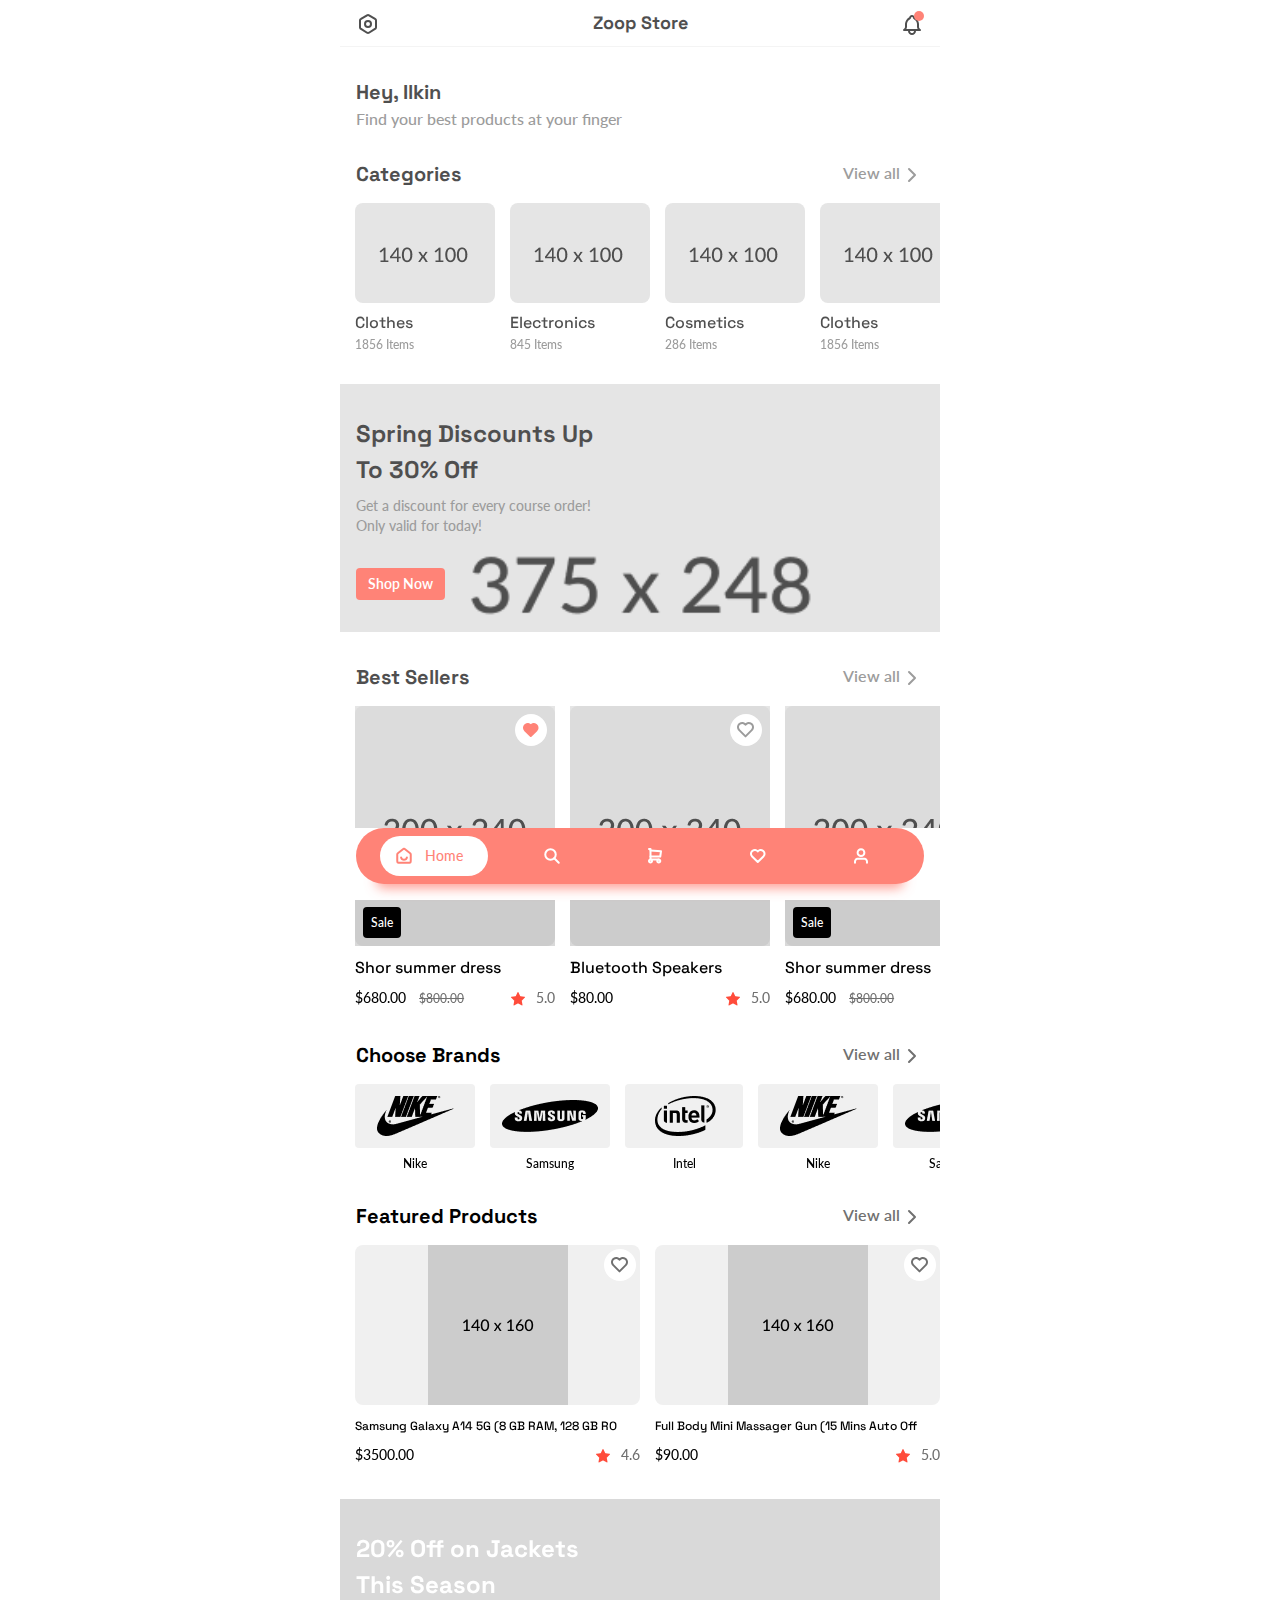
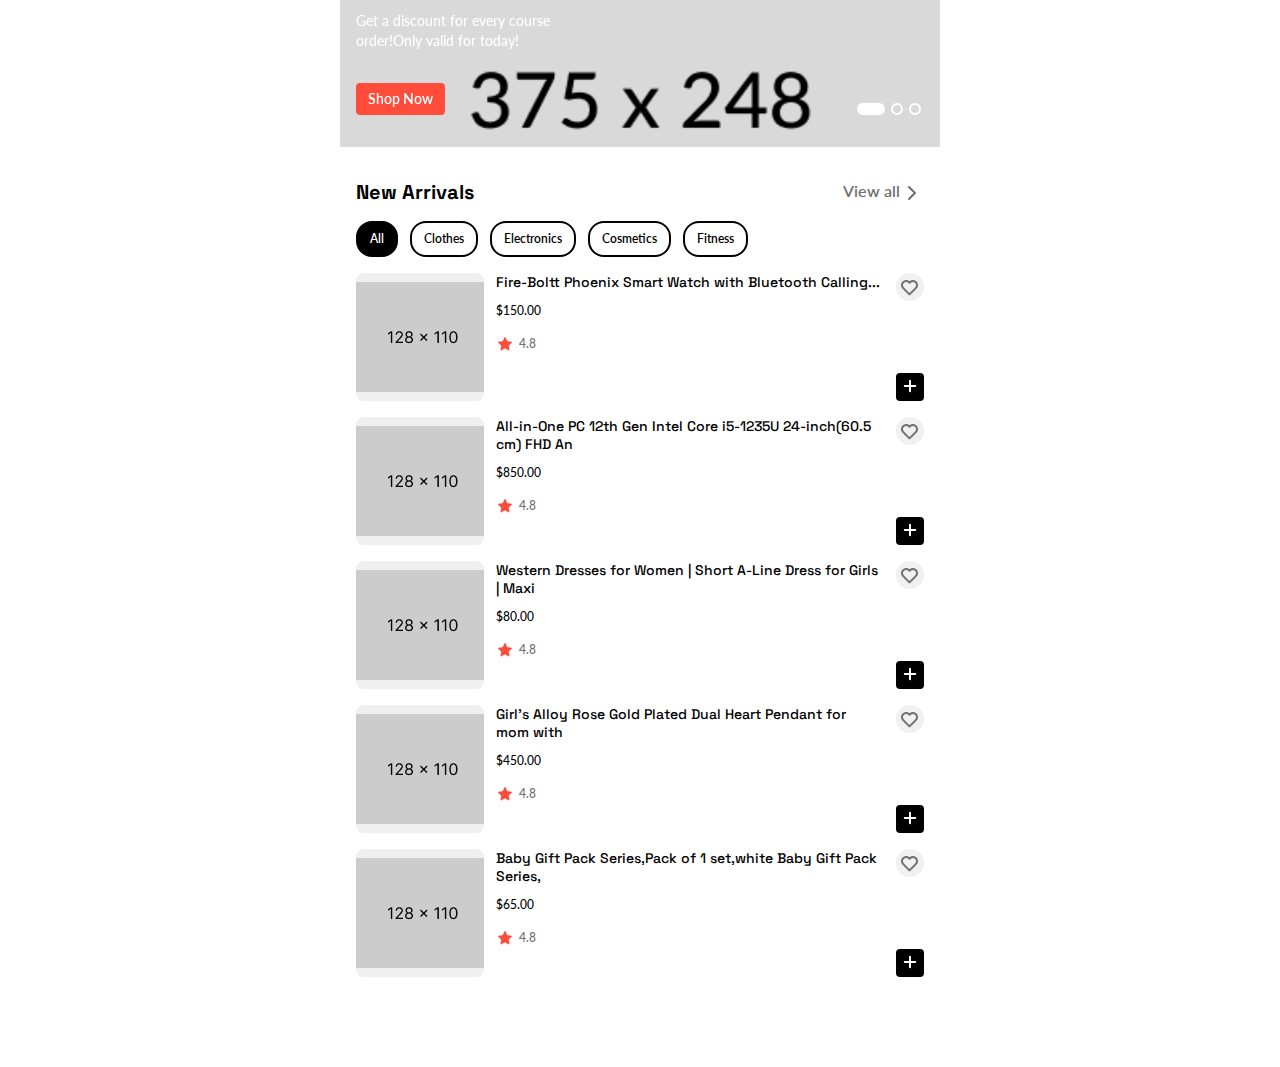
<file: index.html>
<!DOCTYPE html>
<html lang="en">
  <head>
    <meta charset="utf-8" />
    <meta http-equiv="X-UA-Compatible" content="IE=edge" />
    <meta name="viewport" content="width=device-width, initial-scale=1" />
    <title>Zoop Retails Store</title>
    <link rel="icon" href="assets/images/favicon/icon.png" />
    <link
      href="https://fonts.googleapis.com/css2?family=Space+Grotesk:wght@300;400;500;600;700&display=swap"
      rel="stylesheet"
    />
    <link
      href="https://fonts.googleapis.com/css2?family=Lato:ital,wght@0,100;0,300;0,400;0,700;0,900;1,100;1,300;1,400;1,700;1,900&display=swap"
      rel="stylesheet"
    />
    <link rel="stylesheet" href="assets/css/all.min.css" />
    <link rel="stylesheet" href="assets/css/slick.css" />
    <link rel="stylesheet" href="assets/css/bootstrap.min.css" />
    <link rel="stylesheet" href="assets/css/style.css" />
    <link rel="stylesheet" href="assets/css/media-query.css" />
  </head>
  <body>
    <div class="site-content">
      <!-- Preloader Start -->
      <div class="loader-mask">
        <div class="circle"></div>
      </div>
      <!-- Preloader End -->
      <!-- Header Start -->
      <header id="top-navbar" class="top-navbar">
        <div class="container">
          <div class="top-navbar_full">
            <div class="back-btn">
              <a href="#offcanvasExample" data-bs-toggle="offcanvas">
                <svg width="24" height="24" viewBox="0 0 24 24" fill="none" xmlns="http://www.w3.org/2000/svg">
                  <mask
                    id="mask0_330_6477"
                    style="mask-type: alpha"
                    maskUnits="userSpaceOnUse"
                    x="0"
                    y="0"
                    width="24"
                    height="24"
                  >
                    <rect width="24" height="24" fill="white" />
                  </mask>
                  <g mask="url(#mask0_330_6477)">
                    <path
                      d="M19 6.87301C19.3062 7.04981 19.5601 7.30464 19.7358 7.61153C19.9115 7.91843 20.0026 8.26641 20 8.62001V15.156C19.9999 15.5127 19.9045 15.8628 19.7235 16.1701C19.5426 16.4775 19.2828 16.7309 18.971 16.904L12.971 20.737C12.674 20.902 12.3398 20.9885 12 20.9885C11.6602 20.9885 11.326 20.902 11.029 20.737L5.029 16.904C4.71736 16.7309 4.45763 16.4777 4.27671 16.1706C4.0958 15.8634 4.00026 15.5135 4 15.157V8.62001C4.00008 8.26337 4.09553 7.91323 4.27646 7.60589C4.45739 7.29854 4.71721 7.04516 5.029 6.87201L11.029 3.30001C11.3348 3.12978 11.679 3.04044 12.029 3.04044C12.379 3.04044 12.7232 3.12978 13.029 3.30001L19.029 6.87301H19V6.87301Z"
                      stroke="black"
                      stroke-width="2"
                      stroke-linecap="round"
                      stroke-linejoin="round"
                    />
                    <path
                      d="M12 15C13.6569 15 15 13.6569 15 12C15 10.3431 13.6569 9 12 9C10.3431 9 9 10.3431 9 12C9 13.6569 10.3431 15 12 15Z"
                      stroke="black"
                      stroke-width="2"
                      stroke-linecap="round"
                      stroke-linejoin="round"
                    />
                  </g>
                </svg>
              </a>
            </div>
            <div class="top-navbar-title">
              <p>Zoop Store</p>
            </div>
            <div class="skip_btn notification-badge-btn">
              <a href="notification.html">
                <svg width="24" height="24" viewBox="0 0 24 24" fill="none" xmlns="http://www.w3.org/2000/svg">
                  <mask
                    id="mask0_330_3241"
                    style="mask-type: alpha"
                    maskUnits="userSpaceOnUse"
                    x="0"
                    y="0"
                    width="24"
                    height="24"
                  >
                    <rect width="24" height="24" fill="white" />
                  </mask>
                  <g mask="url(#mask0_330_3241)">
                    <path
                      d="M10 5C10 4.46957 10.2107 3.96086 10.5858 3.58579C10.9609 3.21071 11.4696 3 12 3C12.5304 3 13.0391 3.21071 13.4142 3.58579C13.7893 3.96086 14 4.46957 14 5C15.1484 5.54303 16.1274 6.38833 16.8321 7.4453C17.5367 8.50227 17.9404 9.73107 18 11V14C18.0753 14.6217 18.2954 15.2171 18.6428 15.7381C18.9902 16.2592 19.4551 16.6914 20 17H4C4.54494 16.6914 5.00981 16.2592 5.35719 15.7381C5.70457 15.2171 5.92474 14.6217 6 14V11C6.05956 9.73107 6.4633 8.50227 7.16795 7.4453C7.8726 6.38833 8.85159 5.54303 10 5"
                      stroke="black"
                      stroke-width="2"
                      stroke-linecap="round"
                      stroke-linejoin="round"
                    />
                    <path
                      d="M9 17V18C9 18.7956 9.31607 19.5587 9.87868 20.1213C10.4413 20.6839 11.2044 21 12 21C12.7956 21 13.5587 20.6839 14.1213 20.1213C14.6839 19.5587 15 18.7956 15 18V17"
                      stroke="black"
                      stroke-width="2"
                      stroke-linecap="round"
                      stroke-linejoin="round"
                    />
                  </g>
                </svg>
                <div class="notification-badge"></div>
              </a>
            </div>
          </div>
        </div>
        <div class="navbar-boder"></div>
      </header>
      <!-- Header End -->
      <!--Homepage 1 Screen Start -->
      <section id="homescreen1-deatils-page">
        <div class="homescreen1-deatils-page-full">
          <div class="homescreen-first-sec mt-32">
            <div class="container">
              <div class="homescreen-first-wrapper">
                <h1 class="home1-txt1">Hey, Ilkin</h1>
                <p class="home1-txt2">Find your best products at your finger</p>
              </div>
            </div>
          </div>
          <div class="homescreen-second-sec mt-32">
            <div class="homescreen-second-wrapper">
              <div class="container">
                <div class="homescreen-second-wrapper-top">
                  <div class="categories-first">
                    <h2 class="home1-txt3">Categories</h2>
                    <h3 class="d-none">Hidden</h3>
                  </div>
                  <div class="view-all-second">
                    <a href="category-page.html"
                      ><p class="view-all-txt">
                        View all<span><img src="assets/images/icons/view-all-icon.svg" alt="right-arrow" /></span></p
                    ></a>
                  </div>
                </div>
              </div>
              <div class="homescreen-second-wrapper-bottom mt-16">
                <div class="homescreen-second-wrapper-slider">
                  <div class="category-slide">
                    <img src="assets/images/homescreen-1/category-1.png" alt="category-img" />
                    <div class="category-slide-content">
                      <h4>Clothes</h4>
                      <h5>1856 Items</h5>
                    </div>
                  </div>
                  <div class="category-slide">
                    <img src="assets/images/homescreen-1/category-2.png" alt="category-img" />
                    <div class="category-slide-content">
                      <h4>Electronics</h4>
                      <h5>845 Items</h5>
                    </div>
                  </div>
                  <div class="category-slide">
                    <img src="assets/images/homescreen-1/category-3.png" alt="category-img" />
                    <div class="category-slide-content">
                      <h4>Cosmetics</h4>
                      <h5>286 Items</h5>
                    </div>
                  </div>
                </div>
              </div>
            </div>
          </div>
          <div class="homescreen-third-sec mt-32">
            <div class="container">
              <div class="homescreen-third-wrapper">
                <h3>Spring Discounts Up To 30% Off</h3>
                <p>Get a discount for every course order! Only valid for today!</p>
                <div class="home1-shop-now-btn mt-32">
                  <a href="offer-screen.html">Shop Now</a>
                </div>
              </div>
            </div>
          </div>
          <div class="homescreen-fourth-sec mt-32">
            <div class="homescreen-fourth-wrapper">
              <div class="container">
                <div class="homescreen-second-wrapper-top">
                  <div class="categories-first">
                    <h2 class="home1-txt3">Best Sellers</h2>
                  </div>
                  <div class="view-all-second">
                    <a href="best-seller-screen.html"
                      ><p class="view-all-txt">
                        View all<span><img src="assets/images/icons/view-all-icon.svg" alt="right-arrow" /></span></p
                    ></a>
                  </div>
                </div>
              </div>
              <div class="homescreen-fourth-wrapper-bottom mt-16">
                <div class="homescreen-fourth-wrapper-slider">
                  <div class="seller-slide">
                    <div class="seller-slide-top-content">
                      <img src="assets/images/homescreen-1/seller-1.png" alt="seller-img" />
                      <div class="home-page-favourite">
                        <a href="javascript:void(0);" class="item-bookmark active">
                          <img src="assets/images/icons/unfill-heart.svg" alt="unfill-heart" />
                        </a>
                      </div>
                      <div class="seller-txt-sec">
                        <p class="sale-txt">Sale</p>
                      </div>
                    </div>
                    <div class="seller-slide-bottom-content">
                      <h3 class="seller-name">Shor summer dress</h3>
                      <div class="seller-bottom-price">
                        <div class="seller-bottom-price1">
                          <span class="seller-price-txt1">$680.00</span>
                          <span class="seller-price-txt2">$800.00</span>
                        </div>
                        <div class="seller-bottom-price1">
                          <span class="seller-star"
                            ><img src="assets/images/icons/orange-star.svg" alt="star-img"
                          /></span>
                          <span class="seller-price-txt3">5.0</span>
                        </div>
                      </div>
                    </div>
                  </div>
                  <div class="seller-slide">
                    <div class="seller-slide-top-content">
                      <img src="assets/images/homescreen-1/seller-2.png" alt="seller-img" />
                      <div class="home-page-favourite">
                        <a href="javascript:void(0);" class="item-bookmark">
                          <img src="assets/images/icons/unfill-heart.svg" alt="unfill-heart" />
                        </a>
                      </div>
                    </div>
                    <div class="seller-slide-bottom-content">
                      <h3 class="seller-name">Bluetooth Speakers</h3>
                      <div class="seller-bottom-price">
                        <div class="seller-bottom-price1">
                          <span class="seller-price-txt1">$80.00</span>
                        </div>
                        <div class="seller-bottom-price1">
                          <span class="seller-star"
                            ><img src="assets/images/icons/orange-star.svg" alt="star-img"
                          /></span>
                          <span class="seller-price-txt3">5.0</span>
                        </div>
                      </div>
                    </div>
                  </div>
                </div>
              </div>
            </div>
          </div>
          <div class="homescreen-fifth-sec mt-32">
            <div class="homescreen-fifth-wrapper">
              <div class="container">
                <div class="homescreen-second-wrapper-top">
                  <div class="categories-first">
                    <h2 class="home1-txt3">Choose Brands</h2>
                  </div>
                  <div class="view-all-second">
                    <a href="choose-brand.html"
                      ><p class="view-all-txt">
                        View all<span><img src="assets/images/icons/view-all-icon.svg" alt="right-arrow" /></span></p
                    ></a>
                  </div>
                </div>
              </div>
              <div class="homescreen-fifth-wrapper-bottom mt-16">
                <div class="homescreen-fifth-wrapper-slider">
                  <div class="brand-slide">
                    <div class="brands-img">
                      <img src="assets/images/homescreen-1/brand-1.png" alt="brand-img" />
                    </div>
                    <div class="brands-content">
                      <p>Nike</p>
                    </div>
                  </div>
                  <div class="brand-slide">
                    <div class="brands-img">
                      <img src="assets/images/homescreen-1/brand-2.png" alt="seller-img" />
                    </div>
                    <div class="brands-content">
                      <p>Samsung</p>
                    </div>
                  </div>
                  <div class="brand-slide">
                    <div class="brands-img">
                      <img src="assets/images/homescreen-1/brand-3.png" alt="brand-img" />
                    </div>
                    <div class="brands-content">
                      <p>Intel</p>
                    </div>
                  </div>
                </div>
              </div>
            </div>
          </div>
          <div class="homescreen-sixth-sec mt-32">
            <div class="homescreen-sixth-wrapper">
              <div class="container">
                <div class="homescreen-second-wrapper-top">
                  <div class="categories-first">
                    <h2 class="home1-txt3">Featured Products</h2>
                  </div>
                  <div class="view-all-second">
                    <a href="single-electronics.html"
                      ><p class="view-all-txt">
                        View all<span><img src="assets/images/icons/view-all-icon.svg" alt="right-arrow" /></span></p
                    ></a>
                  </div>
                </div>
              </div>
              <div class="homescreen-sixth-wrapper-bottom mt-16">
                <div class="homescreen-sixth-wrapper-slider">
                  <div class="featured-slide">
                    <div class="featured-slide-top">
                      <img src="assets/images/homescreen-1/featured-1.png" alt="featured-img" />
                      <div class="home-page-featured-favourite">
                        <a href="javascript:void(0);" class="item-bookmark" tabindex="-1">
                          <img src="assets/images/icons/unfill-heart.svg" alt="unfill-heart" />
                        </a>
                      </div>
                    </div>
                    <div class="seller-slide-bottom-content">
                      <h3 class="featured-name">Samsung Galaxy A14 5G (8 GB RAM, 128 GB RO</h3>
                      <div class="seller-bottom-price">
                        <div class="seller-bottom-price1">
                          <span class="seller-price-txt1">$3500.00</span>
                        </div>
                        <div class="seller-bottom-price1">
                          <span class="seller-star"
                            ><img src="assets/images/icons/orange-star.svg" alt="star-img"
                          /></span>
                          <span class="seller-price-txt3">4.6</span>
                        </div>
                      </div>
                    </div>
                  </div>
                  <div class="featured-slide">
                    <div class="featured-slide-top">
                      <img src="assets/images/homescreen-1/featured-2.png" alt="featured-img" />
                      <div class="home-page-featured-favourite">
                        <a href="javascript:void(0);" class="item-bookmark" tabindex="-1">
                          <img src="assets/images/icons/unfill-heart.svg" alt="unfill-heart" />
                        </a>
                      </div>
                    </div>
                    <div class="seller-slide-bottom-content">
                      <h3 class="featured-name">Full Body Mini Massager Gun (15 Mins Auto Off</h3>
                      <div class="seller-bottom-price">
                        <div class="seller-bottom-price1">
                          <span class="seller-price-txt1">$90.00</span>
                        </div>
                        <div class="seller-bottom-price1">
                          <span class="seller-star"
                            ><img src="assets/images/icons/orange-star.svg" alt="star-img"
                          /></span>
                          <span class="seller-price-txt3">5.0</span>
                        </div>
                      </div>
                    </div>
                  </div>
                  <div class="featured-slide">
                    <div class="featured-slide-top">
                      <img src="assets/images/homescreen-1/featured-3.png" alt="featured-img" />
                      <div class="home-page-featured-favourite">
                        <a href="javascript:void(0);" class="item-bookmark" tabindex="-1">
                          <img src="assets/images/icons/unfill-heart.svg" alt="unfill-heart" />
                        </a>
                      </div>
                    </div>
                    <div class="seller-slide-bottom-content">
                      <h3 class="featured-name">NIVEA Sun Lotion, SPF 50, with UVA & UVB</h3>
                      <div class="seller-bottom-price">
                        <div class="seller-bottom-price1">
                          <span class="seller-price-txt1">$50.00</span>
                        </div>
                        <div class="seller-bottom-price1">
                          <span class="seller-star"
                            ><img src="assets/images/icons/orange-star.svg" alt="star-img"
                          /></span>
                          <span class="seller-price-txt3">4.6</span>
                        </div>
                      </div>
                    </div>
                  </div>
                </div>
              </div>
            </div>
          </div>
          <div class="homescreen-seventh-sec mt-32">
            <div class="homescreen-seventh-wrapper">
              <div
                id="carouselExampleIndicators"
                class="carousel slide carousel slide-shop-now2"
                data-bs-ride="carousel"
              >
                <div class="carousel-indicators">
                  <button
                    type="button"
                    data-bs-target="#carouselExampleIndicators"
                    data-bs-slide-to="0"
                    class="active show-now2-custom-btn"
                    aria-current="true"
                    aria-label="Slide 1"
                  ></button>
                  <button
                    type="button"
                    data-bs-target="#carouselExampleIndicators"
                    data-bs-slide-to="1"
                    class="show-now2-custom-btn"
                    aria-label="Slide 2"
                  ></button>
                  <button
                    type="button"
                    data-bs-target="#carouselExampleIndicators"
                    data-bs-slide-to="2"
                    class="show-now2-custom-btn"
                    aria-label="Slide 3"
                  ></button>
                </div>
                <div class="carousel-inner">
                  <div class="carousel-item active">
                    <div class="shop-now2-sec">
                      <div class="container">
                        <div class="homescreen-seventh-wrapper">
                          <h3>20% Off on Jackets This Season</h3>
                          <p>Get a discount for every course order!Only valid for today!</p>
                          <div class="home1-shop-now-btn mt-32">
                            <a href="offer-screen.html">Shop Now</a>
                          </div>
                        </div>
                      </div>
                    </div>
                  </div>
                  <div class="carousel-item">
                    <div class="shop-now2-sec">
                      <div class="container">
                        <div class="homescreen-seventh-wrapper">
                          <h3>20% Off on Jackets This Season</h3>
                          <p>Get a discount for every course order!Only valid for today!</p>
                          <div class="home1-shop-now-btn mt-32">
                            <a href="offer-screen.html">Shop Now</a>
                          </div>
                        </div>
                      </div>
                    </div>
                  </div>
                  <div class="carousel-item">
                    <div class="shop-now2-sec">
                      <div class="container">
                        <div class="homescreen-seventh-wrapper">
                          <h3>20% Off on Jackets This Season</h3>
                          <p>Get a discount for every course order!Only valid for today!</p>
                          <div class="home1-shop-now-btn mt-32">
                            <a href="offer-screen.html">Shop Now</a>
                          </div>
                        </div>
                      </div>
                    </div>
                  </div>
                </div>
              </div>
            </div>
          </div>
          <div class="homescreen-eight-sec mt-32">
            <div class="homescreen-eight-wrapper">
              <div class="container">
                <div class="homescreen-second-wrapper-top">
                  <div class="categories-first">
                    <h2 class="home1-txt3">New Arrivals</h2>
                  </div>
                  <div class="view-all-second">
                    <a href="arrivals.html"
                      ><p class="view-all-txt">
                        View all<span><img src="assets/images/icons/view-all-icon.svg" alt="right-arrow" /></span></p
                    ></a>
                  </div>
                </div>
              </div>
              <div class="homescreen-eight-wrapper-bottom mt-16">
                <div class="homescreen-eight-bottom-full">
                  <ul class="nav nav-pills mb-3" id="homepage1-tab" role="tablist">
                    <li class="nav-item" role="presentation">
                      <button
                        class="nav-link active custom-home1-tab-btn"
                        id="pills-all-tab"
                        data-bs-toggle="pill"
                        data-bs-target="#pills-all"
                        type="button"
                        role="tab"
                        aria-selected="true"
                      >
                        All
                      </button>
                    </li>
                    <li class="nav-item" role="presentation">
                      <button
                        class="nav-link custom-home1-tab-btn"
                        id="pills-clothes-tab"
                        data-bs-toggle="pill"
                        data-bs-target="#pills-clothes"
                        type="button"
                        role="tab"
                        aria-selected="false"
                      >
                        Clothes
                      </button>
                    </li>
                    <li class="nav-item" role="presentation">
                      <button
                        class="nav-link custom-home1-tab-btn"
                        id="pills-electronics-tab"
                        data-bs-toggle="pill"
                        data-bs-target="#pills-electronics"
                        type="button"
                        role="tab"
                        aria-selected="false"
                      >
                        Electronics
                      </button>
                    </li>
                    <li class="nav-item" role="presentation">
                      <button
                        class="nav-link custom-home1-tab-btn"
                        id="pills-cosmetics-tab"
                        data-bs-toggle="pill"
                        data-bs-target="#pills-cosmetics"
                        type="button"
                        role="tab"
                        aria-selected="false"
                      >
                        Cosmetics
                      </button>
                    </li>
                    <li class="nav-item" role="presentation">
                      <button
                        class="nav-link custom-home1-tab-btn"
                        id="pills-fitness-tab"
                        data-bs-toggle="pill"
                        data-bs-target="#pills-fitness"
                        type="button"
                        role="tab"
                        aria-selected="false"
                      >
                        Fitness
                      </button>
                    </li>
                  </ul>
                  <div class="tab-content" id="pills-tabContent">
                    <div class="tab-pane fade show active" id="pills-all" role="tabpanel" tabindex="0">
                      <div class="container">
                        <div class="homepage1-tab-details">
                          <div class="homepage1-tab-details-wrapper">
                            <div class="home1-tab-img">
                              <img src="assets/images/homescreen-1/arrivals-1.png" alt="watch-img" />
                            </div>
                            <div class="home1-tab-details">
                              <div class="home1-tab-details-full">
                                <p class="tab-home1-txt1">Fire-Boltt Phoenix Smart Watch with Bluetooth Calling...</p>
                                <h3 class="tab-home1-txt2">$150.00</h3>
                                <div class="orange-star-tab">
                                  <span>
                                    <svg
                                      width="18"
                                      height="18"
                                      viewBox="0 0 18 18"
                                      fill="none"
                                      xmlns="http://www.w3.org/2000/svg"
                                    >
                                      <mask
                                        style="mask-type: alpha"
                                        maskUnits="userSpaceOnUse"
                                        x="0"
                                        y="0"
                                        width="18"
                                        height="18"
                                      >
                                        <rect width="18" height="18" fill="white" />
                                      </mask>
                                      <g mask="url(#mask0_330_6287)">
                                        <path
                                          d="M8.46199 2.58999C8.63485 2.23978 8.72128 2.06468 8.83862 2.00874C8.94071 1.96006 9.05932 1.96006 9.1614 2.00874C9.27874 2.06468 9.36517 2.23978 9.53804 2.58999L11.178 5.91246C11.2291 6.01585 11.2546 6.06754 11.2919 6.10768C11.3249 6.14322 11.3645 6.17201 11.4085 6.19247C11.4582 6.21557 11.5152 6.22391 11.6293 6.24058L15.2977 6.77678C15.684 6.83324 15.8772 6.86148 15.9666 6.95583C16.0444 7.03792 16.0809 7.15072 16.0661 7.26283C16.0491 7.39168 15.9093 7.52788 15.6296 7.80029L12.9761 10.3848C12.8934 10.4654 12.852 10.5057 12.8253 10.5536C12.8017 10.596 12.7865 10.6427 12.7807 10.6909C12.7741 10.7453 12.7838 10.8022 12.8034 10.9161L13.4295 14.5666C13.4955 14.9516 13.5285 15.1441 13.4665 15.2584C13.4125 15.3578 13.3165 15.4275 13.2053 15.4481C13.0775 15.4718 12.9046 15.3809 12.5588 15.1991L9.27928 13.4744C9.1771 13.4206 9.12601 13.3938 9.07218 13.3832C9.02452 13.3739 8.9755 13.3739 8.92784 13.3832C8.87402 13.3938 8.82293 13.4206 8.72074 13.4744L5.44119 15.1991C5.09544 15.3809 4.92256 15.4718 4.79473 15.4481C4.68351 15.4275 4.58754 15.3578 4.53355 15.2584C4.4715 15.1441 4.50452 14.9516 4.57056 14.5666L5.19666 10.9161C5.21618 10.8022 5.22594 10.7453 5.21934 10.6909C5.21349 10.6427 5.19833 10.596 5.1747 10.5536C5.14802 10.5057 5.10666 10.4654 5.02394 10.3848L2.37042 7.80029C2.09075 7.52788 1.95091 7.39168 1.93389 7.26283C1.91909 7.15072 1.95567 7.03792 2.03344 6.95583C2.12283 6.86148 2.31598 6.83324 2.70228 6.77678L6.37073 6.24058C6.48482 6.22391 6.54186 6.21557 6.59154 6.19247C6.63552 6.17201 6.67512 6.14322 6.70814 6.10768C6.74543 6.06754 6.77095 6.01585 6.82198 5.91246L8.46199 2.58999Z"
                                          fill="#FF4C3B"
                                        />
                                      </g>
                                    </svg>
                                  </span>
                                  <span class="tab-home1-txt3">4.8</span>
                                </div>
                              </div>
                            </div>
                            <div class="home1-tab-favourite">
                              <div class="home-page-arrival-favourite">
                                <a href="javascript:void(0);" class="item-bookmark" tabindex="-1">
                                  <img src="assets/images/icons/unfill-heart.svg" alt="unfill-heart" />
                                </a>
                              </div>
                              <div class="plus-bnt-home1">
                                <a href="javascript:void(0)">
                                  <svg
                                    width="18"
                                    height="18"
                                    viewBox="0 0 18 18"
                                    fill="none"
                                    xmlns="http://www.w3.org/2000/svg"
                                  >
                                    <mask
                                      style="mask-type: alpha"
                                      maskUnits="userSpaceOnUse"
                                      x="0"
                                      y="0"
                                      width="18"
                                      height="18"
                                    >
                                      <rect width="18" height="18" fill="white" />
                                    </mask>
                                    <g mask="url(#mask0_330_6097)">
                                      <path
                                        d="M9 3.75V14.25"
                                        stroke="white"
                                        stroke-width="2"
                                        stroke-linecap="round"
                                        stroke-linejoin="round"
                                      />
                                      <path
                                        d="M3.75 9H14.25"
                                        stroke="white"
                                        stroke-width="2"
                                        stroke-linecap="round"
                                        stroke-linejoin="round"
                                      />
                                    </g>
                                  </svg>
                                </a>
                              </div>
                            </div>
                          </div>
                          <div class="homepage1-tab-details-wrapper">
                            <div class="home1-tab-img">
                              <img src="assets/images/homescreen-1/arrivals-2.png" alt="watch-img" />
                            </div>
                            <div class="home1-tab-details">
                              <div class="home1-tab-details-full">
                                <p class="tab-home1-txt1">
                                  All-in-One PC 12th Gen Intel Core i5-1235U 24-inch(60.5 cm) FHD An
                                </p>
                                <h3 class="tab-home1-txt2">$850.00</h3>
                                <div class="orange-star-tab">
                                  <span>
                                    <svg
                                      width="18"
                                      height="18"
                                      viewBox="0 0 18 18"
                                      fill="none"
                                      xmlns="http://www.w3.org/2000/svg"
                                    >
                                      <mask
                                        style="mask-type: alpha"
                                        maskUnits="userSpaceOnUse"
                                        x="0"
                                        y="0"
                                        width="18"
                                        height="18"
                                      >
                                        <rect width="18" height="18" fill="white" />
                                      </mask>
                                      <g mask="url(#mask0_330_6287)">
                                        <path
                                          d="M8.46199 2.58999C8.63485 2.23978 8.72128 2.06468 8.83862 2.00874C8.94071 1.96006 9.05932 1.96006 9.1614 2.00874C9.27874 2.06468 9.36517 2.23978 9.53804 2.58999L11.178 5.91246C11.2291 6.01585 11.2546 6.06754 11.2919 6.10768C11.3249 6.14322 11.3645 6.17201 11.4085 6.19247C11.4582 6.21557 11.5152 6.22391 11.6293 6.24058L15.2977 6.77678C15.684 6.83324 15.8772 6.86148 15.9666 6.95583C16.0444 7.03792 16.0809 7.15072 16.0661 7.26283C16.0491 7.39168 15.9093 7.52788 15.6296 7.80029L12.9761 10.3848C12.8934 10.4654 12.852 10.5057 12.8253 10.5536C12.8017 10.596 12.7865 10.6427 12.7807 10.6909C12.7741 10.7453 12.7838 10.8022 12.8034 10.9161L13.4295 14.5666C13.4955 14.9516 13.5285 15.1441 13.4665 15.2584C13.4125 15.3578 13.3165 15.4275 13.2053 15.4481C13.0775 15.4718 12.9046 15.3809 12.5588 15.1991L9.27928 13.4744C9.1771 13.4206 9.12601 13.3938 9.07218 13.3832C9.02452 13.3739 8.9755 13.3739 8.92784 13.3832C8.87402 13.3938 8.82293 13.4206 8.72074 13.4744L5.44119 15.1991C5.09544 15.3809 4.92256 15.4718 4.79473 15.4481C4.68351 15.4275 4.58754 15.3578 4.53355 15.2584C4.4715 15.1441 4.50452 14.9516 4.57056 14.5666L5.19666 10.9161C5.21618 10.8022 5.22594 10.7453 5.21934 10.6909C5.21349 10.6427 5.19833 10.596 5.1747 10.5536C5.14802 10.5057 5.10666 10.4654 5.02394 10.3848L2.37042 7.80029C2.09075 7.52788 1.95091 7.39168 1.93389 7.26283C1.91909 7.15072 1.95567 7.03792 2.03344 6.95583C2.12283 6.86148 2.31598 6.83324 2.70228 6.77678L6.37073 6.24058C6.48482 6.22391 6.54186 6.21557 6.59154 6.19247C6.63552 6.17201 6.67512 6.14322 6.70814 6.10768C6.74543 6.06754 6.77095 6.01585 6.82198 5.91246L8.46199 2.58999Z"
                                          fill="#FF4C3B"
                                        />
                                      </g>
                                    </svg>
                                  </span>
                                  <span class="tab-home1-txt3">4.8</span>
                                </div>
                              </div>
                            </div>
                            <div class="home1-tab-favourite">
                              <div class="home-page-arrival-favourite">
                                <a href="javascript:void(0);" class="item-bookmark" tabindex="-1">
                                  <img src="assets/images/icons/unfill-heart.svg" alt="unfill-heart" />
                                </a>
                              </div>
                              <div class="plus-bnt-home1">
                                <a href="javascript:void(0)">
                                  <svg
                                    width="18"
                                    height="18"
                                    viewBox="0 0 18 18"
                                    fill="none"
                                    xmlns="http://www.w3.org/2000/svg"
                                  >
                                    <mask
                                      style="mask-type: alpha"
                                      maskUnits="userSpaceOnUse"
                                      x="0"
                                      y="0"
                                      width="18"
                                      height="18"
                                    >
                                      <rect width="18" height="18" fill="white" />
                                    </mask>
                                    <g mask="url(#mask0_330_6097)">
                                      <path
                                        d="M9 3.75V14.25"
                                        stroke="white"
                                        stroke-width="2"
                                        stroke-linecap="round"
                                        stroke-linejoin="round"
                                      />
                                      <path
                                        d="M3.75 9H14.25"
                                        stroke="white"
                                        stroke-width="2"
                                        stroke-linecap="round"
                                        stroke-linejoin="round"
                                      />
                                    </g>
                                  </svg>
                                </a>
                              </div>
                            </div>
                          </div>
                          <div class="homepage1-tab-details-wrapper">
                            <div class="home1-tab-img">
                              <img src="assets/images/homescreen-1/arrivals-3.png" alt="watch-img" />
                            </div>
                            <div class="home1-tab-details">
                              <div class="home1-tab-details-full">
                                <p class="tab-home1-txt1">
                                  Western Dresses for Women | Short A-Line Dress for Girls | Maxi
                                </p>
                                <h3 class="tab-home1-txt2">$80.00</h3>
                                <div class="orange-star-tab">
                                  <span>
                                    <svg
                                      width="18"
                                      height="18"
                                      viewBox="0 0 18 18"
                                      fill="none"
                                      xmlns="http://www.w3.org/2000/svg"
                                    >
                                      <mask
                                        style="mask-type: alpha"
                                        maskUnits="userSpaceOnUse"
                                        x="0"
                                        y="0"
                                        width="18"
                                        height="18"
                                      >
                                        <rect width="18" height="18" fill="white" />
                                      </mask>
                                      <g mask="url(#mask0_330_6287)">
                                        <path
                                          d="M8.46199 2.58999C8.63485 2.23978 8.72128 2.06468 8.83862 2.00874C8.94071 1.96006 9.05932 1.96006 9.1614 2.00874C9.27874 2.06468 9.36517 2.23978 9.53804 2.58999L11.178 5.91246C11.2291 6.01585 11.2546 6.06754 11.2919 6.10768C11.3249 6.14322 11.3645 6.17201 11.4085 6.19247C11.4582 6.21557 11.5152 6.22391 11.6293 6.24058L15.2977 6.77678C15.684 6.83324 15.8772 6.86148 15.9666 6.95583C16.0444 7.03792 16.0809 7.15072 16.0661 7.26283C16.0491 7.39168 15.9093 7.52788 15.6296 7.80029L12.9761 10.3848C12.8934 10.4654 12.852 10.5057 12.8253 10.5536C12.8017 10.596 12.7865 10.6427 12.7807 10.6909C12.7741 10.7453 12.7838 10.8022 12.8034 10.9161L13.4295 14.5666C13.4955 14.9516 13.5285 15.1441 13.4665 15.2584C13.4125 15.3578 13.3165 15.4275 13.2053 15.4481C13.0775 15.4718 12.9046 15.3809 12.5588 15.1991L9.27928 13.4744C9.1771 13.4206 9.12601 13.3938 9.07218 13.3832C9.02452 13.3739 8.9755 13.3739 8.92784 13.3832C8.87402 13.3938 8.82293 13.4206 8.72074 13.4744L5.44119 15.1991C5.09544 15.3809 4.92256 15.4718 4.79473 15.4481C4.68351 15.4275 4.58754 15.3578 4.53355 15.2584C4.4715 15.1441 4.50452 14.9516 4.57056 14.5666L5.19666 10.9161C5.21618 10.8022 5.22594 10.7453 5.21934 10.6909C5.21349 10.6427 5.19833 10.596 5.1747 10.5536C5.14802 10.5057 5.10666 10.4654 5.02394 10.3848L2.37042 7.80029C2.09075 7.52788 1.95091 7.39168 1.93389 7.26283C1.91909 7.15072 1.95567 7.03792 2.03344 6.95583C2.12283 6.86148 2.31598 6.83324 2.70228 6.77678L6.37073 6.24058C6.48482 6.22391 6.54186 6.21557 6.59154 6.19247C6.63552 6.17201 6.67512 6.14322 6.70814 6.10768C6.74543 6.06754 6.77095 6.01585 6.82198 5.91246L8.46199 2.58999Z"
                                          fill="#FF4C3B"
                                        />
                                      </g>
                                    </svg>
                                  </span>
                                  <span class="tab-home1-txt3">4.8</span>
                                </div>
                              </div>
                            </div>
                            <div class="home1-tab-favourite">
                              <div class="home-page-arrival-favourite">
                                <a href="javascript:void(0);" class="item-bookmark" tabindex="-1">
                                  <img src="assets/images/icons/unfill-heart.svg" alt="unfill-heart" />
                                </a>
                              </div>
                              <div class="plus-bnt-home1">
                                <a href="javascript:void(0)">
                                  <svg
                                    width="18"
                                    height="18"
                                    viewBox="0 0 18 18"
                                    fill="none"
                                    xmlns="http://www.w3.org/2000/svg"
                                  >
                                    <mask
                                      style="mask-type: alpha"
                                      maskUnits="userSpaceOnUse"
                                      x="0"
                                      y="0"
                                      width="18"
                                      height="18"
                                    >
                                      <rect width="18" height="18" fill="white" />
                                    </mask>
                                    <g mask="url(#mask0_330_6097)">
                                      <path
                                        d="M9 3.75V14.25"
                                        stroke="white"
                                        stroke-width="2"
                                        stroke-linecap="round"
                                        stroke-linejoin="round"
                                      />
                                      <path
                                        d="M3.75 9H14.25"
                                        stroke="white"
                                        stroke-width="2"
                                        stroke-linecap="round"
                                        stroke-linejoin="round"
                                      />
                                    </g>
                                  </svg>
                                </a>
                              </div>
                            </div>
                          </div>
                          <div class="homepage1-tab-details-wrapper">
                            <div class="home1-tab-img">
                              <img src="assets/images/homescreen-1/arrivals-4.png" alt="watch-img" />
                            </div>
                            <div class="home1-tab-details">
                              <div class="home1-tab-details-full">
                                <p class="tab-home1-txt1">
                                  Girl's Alloy Rose Gold Plated Dual Heart Pendant for mom with
                                </p>
                                <h3 class="tab-home1-txt2">$450.00</h3>
                                <div class="orange-star-tab">
                                  <span>
                                    <svg
                                      width="18"
                                      height="18"
                                      viewBox="0 0 18 18"
                                      fill="none"
                                      xmlns="http://www.w3.org/2000/svg"
                                    >
                                      <mask
                                        style="mask-type: alpha"
                                        maskUnits="userSpaceOnUse"
                                        x="0"
                                        y="0"
                                        width="18"
                                        height="18"
                                      >
                                        <rect width="18" height="18" fill="white" />
                                      </mask>
                                      <g mask="url(#mask0_330_6287)">
                                        <path
                                          d="M8.46199 2.58999C8.63485 2.23978 8.72128 2.06468 8.83862 2.00874C8.94071 1.96006 9.05932 1.96006 9.1614 2.00874C9.27874 2.06468 9.36517 2.23978 9.53804 2.58999L11.178 5.91246C11.2291 6.01585 11.2546 6.06754 11.2919 6.10768C11.3249 6.14322 11.3645 6.17201 11.4085 6.19247C11.4582 6.21557 11.5152 6.22391 11.6293 6.24058L15.2977 6.77678C15.684 6.83324 15.8772 6.86148 15.9666 6.95583C16.0444 7.03792 16.0809 7.15072 16.0661 7.26283C16.0491 7.39168 15.9093 7.52788 15.6296 7.80029L12.9761 10.3848C12.8934 10.4654 12.852 10.5057 12.8253 10.5536C12.8017 10.596 12.7865 10.6427 12.7807 10.6909C12.7741 10.7453 12.7838 10.8022 12.8034 10.9161L13.4295 14.5666C13.4955 14.9516 13.5285 15.1441 13.4665 15.2584C13.4125 15.3578 13.3165 15.4275 13.2053 15.4481C13.0775 15.4718 12.9046 15.3809 12.5588 15.1991L9.27928 13.4744C9.1771 13.4206 9.12601 13.3938 9.07218 13.3832C9.02452 13.3739 8.9755 13.3739 8.92784 13.3832C8.87402 13.3938 8.82293 13.4206 8.72074 13.4744L5.44119 15.1991C5.09544 15.3809 4.92256 15.4718 4.79473 15.4481C4.68351 15.4275 4.58754 15.3578 4.53355 15.2584C4.4715 15.1441 4.50452 14.9516 4.57056 14.5666L5.19666 10.9161C5.21618 10.8022 5.22594 10.7453 5.21934 10.6909C5.21349 10.6427 5.19833 10.596 5.1747 10.5536C5.14802 10.5057 5.10666 10.4654 5.02394 10.3848L2.37042 7.80029C2.09075 7.52788 1.95091 7.39168 1.93389 7.26283C1.91909 7.15072 1.95567 7.03792 2.03344 6.95583C2.12283 6.86148 2.31598 6.83324 2.70228 6.77678L6.37073 6.24058C6.48482 6.22391 6.54186 6.21557 6.59154 6.19247C6.63552 6.17201 6.67512 6.14322 6.70814 6.10768C6.74543 6.06754 6.77095 6.01585 6.82198 5.91246L8.46199 2.58999Z"
                                          fill="#FF4C3B"
                                        />
                                      </g>
                                    </svg>
                                  </span>
                                  <span class="tab-home1-txt3">4.8</span>
                                </div>
                              </div>
                            </div>
                            <div class="home1-tab-favourite">
                              <div class="home-page-arrival-favourite">
                                <a href="javascript:void(0);" class="item-bookmark" tabindex="-1">
                                  <img src="assets/images/icons/unfill-heart.svg" alt="unfill-heart" />
                                </a>
                              </div>
                              <div class="plus-bnt-home1">
                                <a href="javascript:void(0)">
                                  <svg
                                    width="18"
                                    height="18"
                                    viewBox="0 0 18 18"
                                    fill="none"
                                    xmlns="http://www.w3.org/2000/svg"
                                  >
                                    <mask
                                      style="mask-type: alpha"
                                      maskUnits="userSpaceOnUse"
                                      x="0"
                                      y="0"
                                      width="18"
                                      height="18"
                                    >
                                      <rect width="18" height="18" fill="white" />
                                    </mask>
                                    <g mask="url(#mask0_330_6097)">
                                      <path
                                        d="M9 3.75V14.25"
                                        stroke="white"
                                        stroke-width="2"
                                        stroke-linecap="round"
                                        stroke-linejoin="round"
                                      />
                                      <path
                                        d="M3.75 9H14.25"
                                        stroke="white"
                                        stroke-width="2"
                                        stroke-linecap="round"
                                        stroke-linejoin="round"
                                      />
                                    </g>
                                  </svg>
                                </a>
                              </div>
                            </div>
                          </div>
                          <div class="homepage1-tab-details-wrapper">
                            <div class="home1-tab-img">
                              <img src="assets/images/homescreen-1/arrivals-5.png" alt="watch-img" />
                            </div>
                            <div class="home1-tab-details">
                              <div class="home1-tab-details-full">
                                <p class="tab-home1-txt1">
                                  Baby Gift Pack Series,Pack of 1 set,white Baby Gift Pack Series,
                                </p>
                                <h3 class="tab-home1-txt2">$65.00</h3>
                                <div class="orange-star-tab">
                                  <span>
                                    <svg
                                      width="18"
                                      height="18"
                                      viewBox="0 0 18 18"
                                      fill="none"
                                      xmlns="http://www.w3.org/2000/svg"
                                    >
                                      <mask
                                        style="mask-type: alpha"
                                        maskUnits="userSpaceOnUse"
                                        x="0"
                                        y="0"
                                        width="18"
                                        height="18"
                                      >
                                        <rect width="18" height="18" fill="white" />
                                      </mask>
                                      <g mask="url(#mask0_330_6287)">
                                        <path
                                          d="M8.46199 2.58999C8.63485 2.23978 8.72128 2.06468 8.83862 2.00874C8.94071 1.96006 9.05932 1.96006 9.1614 2.00874C9.27874 2.06468 9.36517 2.23978 9.53804 2.58999L11.178 5.91246C11.2291 6.01585 11.2546 6.06754 11.2919 6.10768C11.3249 6.14322 11.3645 6.17201 11.4085 6.19247C11.4582 6.21557 11.5152 6.22391 11.6293 6.24058L15.2977 6.77678C15.684 6.83324 15.8772 6.86148 15.9666 6.95583C16.0444 7.03792 16.0809 7.15072 16.0661 7.26283C16.0491 7.39168 15.9093 7.52788 15.6296 7.80029L12.9761 10.3848C12.8934 10.4654 12.852 10.5057 12.8253 10.5536C12.8017 10.596 12.7865 10.6427 12.7807 10.6909C12.7741 10.7453 12.7838 10.8022 12.8034 10.9161L13.4295 14.5666C13.4955 14.9516 13.5285 15.1441 13.4665 15.2584C13.4125 15.3578 13.3165 15.4275 13.2053 15.4481C13.0775 15.4718 12.9046 15.3809 12.5588 15.1991L9.27928 13.4744C9.1771 13.4206 9.12601 13.3938 9.07218 13.3832C9.02452 13.3739 8.9755 13.3739 8.92784 13.3832C8.87402 13.3938 8.82293 13.4206 8.72074 13.4744L5.44119 15.1991C5.09544 15.3809 4.92256 15.4718 4.79473 15.4481C4.68351 15.4275 4.58754 15.3578 4.53355 15.2584C4.4715 15.1441 4.50452 14.9516 4.57056 14.5666L5.19666 10.9161C5.21618 10.8022 5.22594 10.7453 5.21934 10.6909C5.21349 10.6427 5.19833 10.596 5.1747 10.5536C5.14802 10.5057 5.10666 10.4654 5.02394 10.3848L2.37042 7.80029C2.09075 7.52788 1.95091 7.39168 1.93389 7.26283C1.91909 7.15072 1.95567 7.03792 2.03344 6.95583C2.12283 6.86148 2.31598 6.83324 2.70228 6.77678L6.37073 6.24058C6.48482 6.22391 6.54186 6.21557 6.59154 6.19247C6.63552 6.17201 6.67512 6.14322 6.70814 6.10768C6.74543 6.06754 6.77095 6.01585 6.82198 5.91246L8.46199 2.58999Z"
                                          fill="#FF4C3B"
                                        />
                                      </g>
                                    </svg>
                                  </span>
                                  <span class="tab-home1-txt3">4.8</span>
                                </div>
                              </div>
                            </div>
                            <div class="home1-tab-favourite">
                              <div class="home-page-arrival-favourite">
                                <a href="javascript:void(0);" class="item-bookmark" tabindex="-1">
                                  <img src="assets/images/icons/unfill-heart.svg" alt="unfill-heart" />
                                </a>
                              </div>
                              <div class="plus-bnt-home1">
                                <a href="javascript:void(0)">
                                  <svg
                                    width="18"
                                    height="18"
                                    viewBox="0 0 18 18"
                                    fill="none"
                                    xmlns="http://www.w3.org/2000/svg"
                                  >
                                    <mask
                                      style="mask-type: alpha"
                                      maskUnits="userSpaceOnUse"
                                      x="0"
                                      y="0"
                                      width="18"
                                      height="18"
                                    >
                                      <rect width="18" height="18" fill="white" />
                                    </mask>
                                    <g mask="url(#mask0_330_6097)">
                                      <path
                                        d="M9 3.75V14.25"
                                        stroke="white"
                                        stroke-width="2"
                                        stroke-linecap="round"
                                        stroke-linejoin="round"
                                      />
                                      <path
                                        d="M3.75 9H14.25"
                                        stroke="white"
                                        stroke-width="2"
                                        stroke-linecap="round"
                                        stroke-linejoin="round"
                                      />
                                    </g>
                                  </svg>
                                </a>
                              </div>
                            </div>
                          </div>
                        </div>
                      </div>
                    </div>
                    <div class="tab-pane fade" id="pills-clothes" role="tabpanel" tabindex="0">
                      <div class="container">
                        <div class="homepage1-tab-details">
                          <div class="homepage1-tab-details-wrapper">
                            <div class="home1-tab-img">
                              <img src="assets/images/homescreen-1/arrivals-3.png" alt="watch-img" />
                            </div>
                            <div class="home1-tab-details">
                              <div class="home1-tab-details-full">
                                <p class="tab-home1-txt1">
                                  Western Dresses for Women | Short A-Line Dress for Girls | Maxi
                                </p>
                                <h3 class="tab-home1-txt2">$80.00</h3>
                                <div class="orange-star-tab">
                                  <span>
                                    <svg
                                      width="18"
                                      height="18"
                                      viewBox="0 0 18 18"
                                      fill="none"
                                      xmlns="http://www.w3.org/2000/svg"
                                    >
                                      <mask
                                        style="mask-type: alpha"
                                        maskUnits="userSpaceOnUse"
                                        x="0"
                                        y="0"
                                        width="18"
                                        height="18"
                                      >
                                        <rect width="18" height="18" fill="white" />
                                      </mask>
                                      <g mask="url(#mask0_330_6287)">
                                        <path
                                          d="M8.46199 2.58999C8.63485 2.23978 8.72128 2.06468 8.83862 2.00874C8.94071 1.96006 9.05932 1.96006 9.1614 2.00874C9.27874 2.06468 9.36517 2.23978 9.53804 2.58999L11.178 5.91246C11.2291 6.01585 11.2546 6.06754 11.2919 6.10768C11.3249 6.14322 11.3645 6.17201 11.4085 6.19247C11.4582 6.21557 11.5152 6.22391 11.6293 6.24058L15.2977 6.77678C15.684 6.83324 15.8772 6.86148 15.9666 6.95583C16.0444 7.03792 16.0809 7.15072 16.0661 7.26283C16.0491 7.39168 15.9093 7.52788 15.6296 7.80029L12.9761 10.3848C12.8934 10.4654 12.852 10.5057 12.8253 10.5536C12.8017 10.596 12.7865 10.6427 12.7807 10.6909C12.7741 10.7453 12.7838 10.8022 12.8034 10.9161L13.4295 14.5666C13.4955 14.9516 13.5285 15.1441 13.4665 15.2584C13.4125 15.3578 13.3165 15.4275 13.2053 15.4481C13.0775 15.4718 12.9046 15.3809 12.5588 15.1991L9.27928 13.4744C9.1771 13.4206 9.12601 13.3938 9.07218 13.3832C9.02452 13.3739 8.9755 13.3739 8.92784 13.3832C8.87402 13.3938 8.82293 13.4206 8.72074 13.4744L5.44119 15.1991C5.09544 15.3809 4.92256 15.4718 4.79473 15.4481C4.68351 15.4275 4.58754 15.3578 4.53355 15.2584C4.4715 15.1441 4.50452 14.9516 4.57056 14.5666L5.19666 10.9161C5.21618 10.8022 5.22594 10.7453 5.21934 10.6909C5.21349 10.6427 5.19833 10.596 5.1747 10.5536C5.14802 10.5057 5.10666 10.4654 5.02394 10.3848L2.37042 7.80029C2.09075 7.52788 1.95091 7.39168 1.93389 7.26283C1.91909 7.15072 1.95567 7.03792 2.03344 6.95583C2.12283 6.86148 2.31598 6.83324 2.70228 6.77678L6.37073 6.24058C6.48482 6.22391 6.54186 6.21557 6.59154 6.19247C6.63552 6.17201 6.67512 6.14322 6.70814 6.10768C6.74543 6.06754 6.77095 6.01585 6.82198 5.91246L8.46199 2.58999Z"
                                          fill="#FF4C3B"
                                        />
                                      </g>
                                    </svg>
                                  </span>
                                  <span class="tab-home1-txt3">4.8</span>
                                </div>
                              </div>
                            </div>
                            <div class="home1-tab-favourite">
                              <div class="home-page-arrival-favourite">
                                <a href="javascript:void(0);" class="item-bookmark" tabindex="-1">
                                  <img src="assets/images/icons/unfill-heart.svg" alt="unfill-heart" />
                                </a>
                              </div>
                              <div class="plus-bnt-home1">
                                <a href="javascript:void(0)">
                                  <svg
                                    width="18"
                                    height="18"
                                    viewBox="0 0 18 18"
                                    fill="none"
                                    xmlns="http://www.w3.org/2000/svg"
                                  >
                                    <mask
                                      style="mask-type: alpha"
                                      maskUnits="userSpaceOnUse"
                                      x="0"
                                      y="0"
                                      width="18"
                                      height="18"
                                    >
                                      <rect width="18" height="18" fill="white" />
                                    </mask>
                                    <g mask="url(#mask0_330_6097)">
                                      <path
                                        d="M9 3.75V14.25"
                                        stroke="white"
                                        stroke-width="2"
                                        stroke-linecap="round"
                                        stroke-linejoin="round"
                                      />
                                      <path
                                        d="M3.75 9H14.25"
                                        stroke="white"
                                        stroke-width="2"
                                        stroke-linecap="round"
                                        stroke-linejoin="round"
                                      />
                                    </g>
                                  </svg>
                                </a>
                              </div>
                            </div>
                          </div>
                        </div>
                      </div>
                    </div>
                    <div class="tab-pane fade" id="pills-electronics" role="tabpanel" tabindex="0">
                      <div class="container">
                        <div class="homepage1-tab-details">
                          <div class="homepage1-tab-details-wrapper">
                            <div class="home1-tab-img">
                              <img src="assets/images/homescreen-1/arrivals-1.png" alt="watch-img" />
                            </div>
                            <div class="home1-tab-details">
                              <div class="home1-tab-details-full">
                                <p class="tab-home1-txt1">Fire-Boltt Phoenix Smart Watch with Bluetooth Calling...</p>
                                <h3 class="tab-home1-txt2">$150.00</h3>
                                <div class="orange-star-tab">
                                  <span>
                                    <svg
                                      width="18"
                                      height="18"
                                      viewBox="0 0 18 18"
                                      fill="none"
                                      xmlns="http://www.w3.org/2000/svg"
                                    >
                                      <mask
                                        style="mask-type: alpha"
                                        maskUnits="userSpaceOnUse"
                                        x="0"
                                        y="0"
                                        width="18"
                                        height="18"
                                      >
                                        <rect width="18" height="18" fill="white" />
                                      </mask>
                                      <g mask="url(#mask0_330_6287)">
                                        <path
                                          d="M8.46199 2.58999C8.63485 2.23978 8.72128 2.06468 8.83862 2.00874C8.94071 1.96006 9.05932 1.96006 9.1614 2.00874C9.27874 2.06468 9.36517 2.23978 9.53804 2.58999L11.178 5.91246C11.2291 6.01585 11.2546 6.06754 11.2919 6.10768C11.3249 6.14322 11.3645 6.17201 11.4085 6.19247C11.4582 6.21557 11.5152 6.22391 11.6293 6.24058L15.2977 6.77678C15.684 6.83324 15.8772 6.86148 15.9666 6.95583C16.0444 7.03792 16.0809 7.15072 16.0661 7.26283C16.0491 7.39168 15.9093 7.52788 15.6296 7.80029L12.9761 10.3848C12.8934 10.4654 12.852 10.5057 12.8253 10.5536C12.8017 10.596 12.7865 10.6427 12.7807 10.6909C12.7741 10.7453 12.7838 10.8022 12.8034 10.9161L13.4295 14.5666C13.4955 14.9516 13.5285 15.1441 13.4665 15.2584C13.4125 15.3578 13.3165 15.4275 13.2053 15.4481C13.0775 15.4718 12.9046 15.3809 12.5588 15.1991L9.27928 13.4744C9.1771 13.4206 9.12601 13.3938 9.07218 13.3832C9.02452 13.3739 8.9755 13.3739 8.92784 13.3832C8.87402 13.3938 8.82293 13.4206 8.72074 13.4744L5.44119 15.1991C5.09544 15.3809 4.92256 15.4718 4.79473 15.4481C4.68351 15.4275 4.58754 15.3578 4.53355 15.2584C4.4715 15.1441 4.50452 14.9516 4.57056 14.5666L5.19666 10.9161C5.21618 10.8022 5.22594 10.7453 5.21934 10.6909C5.21349 10.6427 5.19833 10.596 5.1747 10.5536C5.14802 10.5057 5.10666 10.4654 5.02394 10.3848L2.37042 7.80029C2.09075 7.52788 1.95091 7.39168 1.93389 7.26283C1.91909 7.15072 1.95567 7.03792 2.03344 6.95583C2.12283 6.86148 2.31598 6.83324 2.70228 6.77678L6.37073 6.24058C6.48482 6.22391 6.54186 6.21557 6.59154 6.19247C6.63552 6.17201 6.67512 6.14322 6.70814 6.10768C6.74543 6.06754 6.77095 6.01585 6.82198 5.91246L8.46199 2.58999Z"
                                          fill="#FF4C3B"
                                        />
                                      </g>
                                    </svg>
                                  </span>
                                  <span class="tab-home1-txt3">4.8</span>
                                </div>
                              </div>
                            </div>
                            <div class="home1-tab-favourite">
                              <div class="home-page-arrival-favourite">
                                <a href="javascript:void(0);" class="item-bookmark" tabindex="-1">
                                  <img src="assets/images/icons/unfill-heart.svg" alt="unfill-heart" />
                                </a>
                              </div>
                              <div class="plus-bnt-home1">
                                <a href="javascript:void(0)">
                                  <svg
                                    width="18"
                                    height="18"
                                    viewBox="0 0 18 18"
                                    fill="none"
                                    xmlns="http://www.w3.org/2000/svg"
                                  >
                                    <mask
                                      style="mask-type: alpha"
                                      maskUnits="userSpaceOnUse"
                                      x="0"
                                      y="0"
                                      width="18"
                                      height="18"
                                    >
                                      <rect width="18" height="18" fill="white" />
                                    </mask>
                                    <g mask="url(#mask0_330_6097)">
                                      <path
                                        d="M9 3.75V14.25"
                                        stroke="white"
                                        stroke-width="2"
                                        stroke-linecap="round"
                                        stroke-linejoin="round"
                                      />
                                      <path
                                        d="M3.75 9H14.25"
                                        stroke="white"
                                        stroke-width="2"
                                        stroke-linecap="round"
                                        stroke-linejoin="round"
                                      />
                                    </g>
                                  </svg>
                                </a>
                              </div>
                            </div>
                          </div>
                        </div>
                      </div>
                    </div>
                    <div class="tab-pane fade" id="pills-cosmetics" role="tabpanel" tabindex="0">
                      <div class="container">
                        <div class="homepage1-tab-details">
                          <div class="homepage1-tab-details-wrapper">
                            <div class="home1-tab-img">
                              <img src="assets/images/homescreen-1/arrivals-4.png" alt="watch-img" />
                            </div>
                            <div class="home1-tab-details">
                              <div class="home1-tab-details-full">
                                <p class="tab-home1-txt1">
                                  Girl's Alloy Rose Gold Plated Dual Heart Pendant for mom with
                                </p>
                                <h3 class="tab-home1-txt2">$450.00</h3>
                                <div class="orange-star-tab">
                                  <span>
                                    <svg
                                      width="18"
                                      height="18"
                                      viewBox="0 0 18 18"
                                      fill="none"
                                      xmlns="http://www.w3.org/2000/svg"
                                    >
                                      <mask
                                        style="mask-type: alpha"
                                        maskUnits="userSpaceOnUse"
                                        x="0"
                                        y="0"
                                        width="18"
                                        height="18"
                                      >
                                        <rect width="18" height="18" fill="white" />
                                      </mask>
                                      <g mask="url(#mask0_330_6287)">
                                        <path
                                          d="M8.46199 2.58999C8.63485 2.23978 8.72128 2.06468 8.83862 2.00874C8.94071 1.96006 9.05932 1.96006 9.1614 2.00874C9.27874 2.06468 9.36517 2.23978 9.53804 2.58999L11.178 5.91246C11.2291 6.01585 11.2546 6.06754 11.2919 6.10768C11.3249 6.14322 11.3645 6.17201 11.4085 6.19247C11.4582 6.21557 11.5152 6.22391 11.6293 6.24058L15.2977 6.77678C15.684 6.83324 15.8772 6.86148 15.9666 6.95583C16.0444 7.03792 16.0809 7.15072 16.0661 7.26283C16.0491 7.39168 15.9093 7.52788 15.6296 7.80029L12.9761 10.3848C12.8934 10.4654 12.852 10.5057 12.8253 10.5536C12.8017 10.596 12.7865 10.6427 12.7807 10.6909C12.7741 10.7453 12.7838 10.8022 12.8034 10.9161L13.4295 14.5666C13.4955 14.9516 13.5285 15.1441 13.4665 15.2584C13.4125 15.3578 13.3165 15.4275 13.2053 15.4481C13.0775 15.4718 12.9046 15.3809 12.5588 15.1991L9.27928 13.4744C9.1771 13.4206 9.12601 13.3938 9.07218 13.3832C9.02452 13.3739 8.9755 13.3739 8.92784 13.3832C8.87402 13.3938 8.82293 13.4206 8.72074 13.4744L5.44119 15.1991C5.09544 15.3809 4.92256 15.4718 4.79473 15.4481C4.68351 15.4275 4.58754 15.3578 4.53355 15.2584C4.4715 15.1441 4.50452 14.9516 4.57056 14.5666L5.19666 10.9161C5.21618 10.8022 5.22594 10.7453 5.21934 10.6909C5.21349 10.6427 5.19833 10.596 5.1747 10.5536C5.14802 10.5057 5.10666 10.4654 5.02394 10.3848L2.37042 7.80029C2.09075 7.52788 1.95091 7.39168 1.93389 7.26283C1.91909 7.15072 1.95567 7.03792 2.03344 6.95583C2.12283 6.86148 2.31598 6.83324 2.70228 6.77678L6.37073 6.24058C6.48482 6.22391 6.54186 6.21557 6.59154 6.19247C6.63552 6.17201 6.67512 6.14322 6.70814 6.10768C6.74543 6.06754 6.77095 6.01585 6.82198 5.91246L8.46199 2.58999Z"
                                          fill="#FF4C3B"
                                        />
                                      </g>
                                    </svg>
                                  </span>
                                  <span class="tab-home1-txt3">4.8</span>
                                </div>
                              </div>
                            </div>
                            <div class="home1-tab-favourite">
                              <div class="home-page-arrival-favourite">
                                <a href="javascript:void(0);" class="item-bookmark" tabindex="-1">
                                  <img src="assets/images/icons/unfill-heart.svg" alt="unfill-heart" />
                                </a>
                              </div>
                              <div class="plus-bnt-home1">
                                <a href="javascript:void(0)">
                                  <svg
                                    width="18"
                                    height="18"
                                    viewBox="0 0 18 18"
                                    fill="none"
                                    xmlns="http://www.w3.org/2000/svg"
                                  >
                                    <mask
                                      style="mask-type: alpha"
                                      maskUnits="userSpaceOnUse"
                                      x="0"
                                      y="0"
                                      width="18"
                                      height="18"
                                    >
                                      <rect width="18" height="18" fill="white" />
                                    </mask>
                                    <g mask="url(#mask0_330_6097)">
                                      <path
                                        d="M9 3.75V14.25"
                                        stroke="white"
                                        stroke-width="2"
                                        stroke-linecap="round"
                                        stroke-linejoin="round"
                                      />
                                      <path
                                        d="M3.75 9H14.25"
                                        stroke="white"
                                        stroke-width="2"
                                        stroke-linecap="round"
                                        stroke-linejoin="round"
                                      />
                                    </g>
                                  </svg>
                                </a>
                              </div>
                            </div>
                          </div>
                        </div>
                      </div>
                    </div>
                    <div class="tab-pane fade" id="pills-fitness" role="tabpanel" tabindex="0">
                      <div class="container">
                        <div class="homepage1-tab-details-wrapper">
                          <div class="home1-tab-img">
                            <img src="assets/images/homescreen-1/arrivals-5.png" alt="watch-img" />
                          </div>
                          <div class="home1-tab-details">
                            <div class="home1-tab-details-full">
                              <p class="tab-home1-txt1">
                                Baby Gift Pack Series,Pack of 1 set,white Baby Gift Pack Series,
                              </p>
                              <h3 class="tab-home1-txt2">$65.00</h3>
                              <div class="orange-star-tab">
                                <span>
                                  <svg
                                    width="18"
                                    height="18"
                                    viewBox="0 0 18 18"
                                    fill="none"
                                    xmlns="http://www.w3.org/2000/svg"
                                  >
                                    <mask
                                      style="mask-type: alpha"
                                      maskUnits="userSpaceOnUse"
                                      x="0"
                                      y="0"
                                      width="18"
                                      height="18"
                                    >
                                      <rect width="18" height="18" fill="white" />
                                    </mask>
                                    <g mask="url(#mask0_330_6287)">
                                      <path
                                        d="M8.46199 2.58999C8.63485 2.23978 8.72128 2.06468 8.83862 2.00874C8.94071 1.96006 9.05932 1.96006 9.1614 2.00874C9.27874 2.06468 9.36517 2.23978 9.53804 2.58999L11.178 5.91246C11.2291 6.01585 11.2546 6.06754 11.2919 6.10768C11.3249 6.14322 11.3645 6.17201 11.4085 6.19247C11.4582 6.21557 11.5152 6.22391 11.6293 6.24058L15.2977 6.77678C15.684 6.83324 15.8772 6.86148 15.9666 6.95583C16.0444 7.03792 16.0809 7.15072 16.0661 7.26283C16.0491 7.39168 15.9093 7.52788 15.6296 7.80029L12.9761 10.3848C12.8934 10.4654 12.852 10.5057 12.8253 10.5536C12.8017 10.596 12.7865 10.6427 12.7807 10.6909C12.7741 10.7453 12.7838 10.8022 12.8034 10.9161L13.4295 14.5666C13.4955 14.9516 13.5285 15.1441 13.4665 15.2584C13.4125 15.3578 13.3165 15.4275 13.2053 15.4481C13.0775 15.4718 12.9046 15.3809 12.5588 15.1991L9.27928 13.4744C9.1771 13.4206 9.12601 13.3938 9.07218 13.3832C9.02452 13.3739 8.9755 13.3739 8.92784 13.3832C8.87402 13.3938 8.82293 13.4206 8.72074 13.4744L5.44119 15.1991C5.09544 15.3809 4.92256 15.4718 4.79473 15.4481C4.68351 15.4275 4.58754 15.3578 4.53355 15.2584C4.4715 15.1441 4.50452 14.9516 4.57056 14.5666L5.19666 10.9161C5.21618 10.8022 5.22594 10.7453 5.21934 10.6909C5.21349 10.6427 5.19833 10.596 5.1747 10.5536C5.14802 10.5057 5.10666 10.4654 5.02394 10.3848L2.37042 7.80029C2.09075 7.52788 1.95091 7.39168 1.93389 7.26283C1.91909 7.15072 1.95567 7.03792 2.03344 6.95583C2.12283 6.86148 2.31598 6.83324 2.70228 6.77678L6.37073 6.24058C6.48482 6.22391 6.54186 6.21557 6.59154 6.19247C6.63552 6.17201 6.67512 6.14322 6.70814 6.10768C6.74543 6.06754 6.77095 6.01585 6.82198 5.91246L8.46199 2.58999Z"
                                        fill="#FF4C3B"
                                      />
                                    </g>
                                  </svg>
                                </span>
                                <span class="tab-home1-txt3">4.8</span>
                              </div>
                            </div>
                          </div>
                          <div class="home1-tab-favourite">
                            <div class="home-page-arrival-favourite">
                              <a href="javascript:void(0);" class="item-bookmark" tabindex="-1">
                                <img src="assets/images/icons/unfill-heart.svg" alt="unfill-heart" />
                              </a>
                            </div>
                            <div class="plus-bnt-home1">
                              <a href="javascript:void(0)">
                                <svg
                                  width="18"
                                  height="18"
                                  viewBox="0 0 18 18"
                                  fill="none"
                                  xmlns="http://www.w3.org/2000/svg"
                                >
                                  <mask
                                    style="mask-type: alpha"
                                    maskUnits="userSpaceOnUse"
                                    x="0"
                                    y="0"
                                    width="18"
                                    height="18"
                                  >
                                    <rect width="18" height="18" fill="white" />
                                  </mask>
                                  <g mask="url(#mask0_330_6097)">
                                    <path
                                      d="M9 3.75V14.25"
                                      stroke="white"
                                      stroke-width="2"
                                      stroke-linecap="round"
                                      stroke-linejoin="round"
                                    />
                                    <path
                                      d="M3.75 9H14.25"
                                      stroke="white"
                                      stroke-width="2"
                                      stroke-linecap="round"
                                      stroke-linejoin="round"
                                    />
                                  </g>
                                </svg>
                              </a>
                            </div>
                          </div>
                        </div>
                      </div>
                    </div>
                  </div>
                </div>
              </div>
            </div>
          </div>
        </div>
      </section>
      <!--Homepage 1 Screen End -->
      <!--SideBar Setting Menu -->
      <div class="menu-sidebar details">
        <div class="offcanvas offcanvas-start custom-offcanvas-noti" id="offcanvasExample">
          <div class="offcanvas-header custom-header-offcanva">
            <button type="button" class="btn-close text-reset" data-bs-dismiss="offcanvas" aria-label="Close"></button>
          </div>
          <div class="offcanvas-body">
            <div class="dropdown">
              <div class="setting-page-full">
                <div class="setting-page-wrapper">
                  <a href="homescreen-2.html">
                    <div class="setting-deatils">
                      <div class="setting-icon">
                        <svg width="24" height="24" viewBox="0 0 24 24" fill="none" xmlns="http://www.w3.org/2000/svg">
                          <mask
                            id="mask0_1_4844"
                            style="mask-type: alpha"
                            maskUnits="userSpaceOnUse"
                            x="0"
                            y="0"
                            width="24"
                            height="24"
                          >
                            <rect width="24" height="24" fill="white"></rect>
                          </mask>
                          <g mask="url(#mask0_1_4844)">
                            <path
                              d="M8.12602 14C8.57006 15.7252 10.1362 17 12 17C13.8638 17 15.4299 15.7252 15.874 14M11.0177 2.764L4.23539 8.03912C3.78202 8.39175 3.55534 8.56806 3.39203 8.78886C3.24737 8.98444 3.1396 9.20478 3.07403 9.43905C3 9.70352 3 9.9907 3 10.5651V17.8C3 18.9201 3 19.4801 3.21799 19.908C3.40973 20.2843 3.71569 20.5903 4.09202 20.782C4.51984 21 5.07989 21 6.2 21H17.8C18.9201 21 19.4802 21 19.908 20.782C20.2843 20.5903 20.5903 20.2843 20.782 19.908C21 19.4801 21 18.9201 21 17.8V10.5651C21 9.9907 21 9.70352 20.926 9.43905C20.8604 9.20478 20.7526 8.98444 20.608 8.78886C20.4447 8.56806 20.218 8.39175 19.7646 8.03913L12.9823 2.764C12.631 2.49075 12.4553 2.35412 12.2613 2.3016C12.0902 2.25526 11.9098 2.25526 11.7387 2.3016C11.5447 2.35412 11.369 2.49075 11.0177 2.764Z"
                              stroke="#FF4C3B"
                              stroke-width="2"
                              stroke-linecap="round"
                              stroke-linejoin="round"
                            ></path>
                          </g>
                        </svg>
                      </div>
                      <div class="icon-name">
                        <p>Homepage2</p>
                      </div>
                      <div class="icon-back-btn">
                        <svg width="24" height="24" viewBox="0 0 24 24" fill="none" xmlns="http://www.w3.org/2000/svg">
                          <mask style="mask-type: alpha" maskUnits="userSpaceOnUse" x="0" y="0" width="24" height="24">
                            <rect width="24" height="24" fill="white" />
                          </mask>
                          <g mask="url(#mask0_330_777)">
                            <path
                              d="M9 18L15 12L9 6"
                              stroke="black"
                              stroke-width="2"
                              stroke-linecap="round"
                              stroke-linejoin="round"
                            />
                          </g>
                        </svg>
                      </div>
                    </div>
                    <div class="setting-border mt-8"></div>
                  </a>
                  <a href="notification-option-screen.html" class="mt-8">
                    <div class="setting-deatils">
                      <div class="setting-icon">
                        <svg width="24" height="24" viewBox="0 0 24 24" fill="none" xmlns="http://www.w3.org/2000/svg">
                          <mask
                            id="mask0_330_782"
                            style="mask-type: alpha"
                            maskUnits="userSpaceOnUse"
                            x="0"
                            y="0"
                            width="24"
                            height="24"
                          >
                            <rect width="24" height="24" fill="white" />
                          </mask>
                          <g mask="url(#mask0_330_782)">
                            <path
                              d="M10 5C10 4.46957 10.2107 3.96086 10.5858 3.58579C10.9609 3.21071 11.4696 3 12 3C12.5304 3 13.0391 3.21071 13.4142 3.58579C13.7893 3.96086 14 4.46957 14 5C15.1484 5.54303 16.1274 6.38833 16.8321 7.4453C17.5367 8.50227 17.9404 9.73107 18 11V14C18.0753 14.6217 18.2954 15.2171 18.6428 15.7381C18.9902 16.2592 19.4551 16.6914 20 17H4C4.54494 16.6914 5.00981 16.2592 5.35719 15.7381C5.70457 15.2171 5.92474 14.6217 6 14V11C6.05956 9.73107 6.4633 8.50227 7.16795 7.4453C7.8726 6.38833 8.85159 5.54303 10 5"
                              stroke="#FF4C3B"
                              stroke-width="2"
                              stroke-linecap="round"
                              stroke-linejoin="round"
                            />
                            <path
                              d="M9 17V18C9 18.7956 9.31607 19.5587 9.87868 20.1213C10.4413 20.6839 11.2044 21 12 21C12.7956 21 13.5587 20.6839 14.1213 20.1213C14.6839 19.5587 15 18.7956 15 18V17"
                              stroke="#FF4C3B"
                              stroke-width="2"
                              stroke-linecap="round"
                              stroke-linejoin="round"
                            />
                          </g>
                        </svg>
                      </div>
                      <div class="icon-name">
                        <p>Notification Options</p>
                      </div>
                      <div class="icon-back-btn">
                        <svg width="24" height="24" viewBox="0 0 24 24" fill="none" xmlns="http://www.w3.org/2000/svg">
                          <mask style="mask-type: alpha" maskUnits="userSpaceOnUse" x="0" y="0" width="24" height="24">
                            <rect width="24" height="24" fill="white" />
                          </mask>
                          <g mask="url(#mask0_330_777)">
                            <path
                              d="M9 18L15 12L9 6"
                              stroke="black"
                              stroke-width="2"
                              stroke-linecap="round"
                              stroke-linejoin="round"
                            />
                          </g>
                        </svg>
                      </div>
                    </div>
                    <div class="setting-border mt-8"></div>
                  </a>
                  <a href="language-screen.html" class="mt-8">
                    <div class="setting-deatils">
                      <div class="setting-icon">
                        <svg width="24" height="24" viewBox="0 0 24 24" fill="none" xmlns="http://www.w3.org/2000/svg">
                          <mask
                            id="mask0_330_908"
                            style="mask-type: alpha"
                            maskUnits="userSpaceOnUse"
                            x="0"
                            y="0"
                            width="24"
                            height="24"
                          >
                            <rect width="24" height="24" fill="white" />
                          </mask>
                          <g mask="url(#mask0_330_908)">
                            <path
                              d="M3 7V5H16V7"
                              stroke="#FF4C3B"
                              stroke-width="2"
                              stroke-linecap="round"
                              stroke-linejoin="round"
                            />
                            <path
                              d="M10 5V19"
                              stroke="#FF4C3B"
                              stroke-width="2"
                              stroke-linecap="round"
                              stroke-linejoin="round"
                            />
                            <path
                              d="M12 19H8"
                              stroke="#FF4C3B"
                              stroke-width="2"
                              stroke-linecap="round"
                              stroke-linejoin="round"
                            />
                            <path
                              d="M15 13V12H21V13"
                              stroke="#FF4C3B"
                              stroke-width="2"
                              stroke-linecap="round"
                              stroke-linejoin="round"
                            />
                            <path
                              d="M18 12V19"
                              stroke="#FF4C3B"
                              stroke-width="2"
                              stroke-linecap="round"
                              stroke-linejoin="round"
                            />
                            <path
                              d="M17 19H19"
                              stroke="#FF4C3B"
                              stroke-width="2"
                              stroke-linecap="round"
                              stroke-linejoin="round"
                            />
                          </g>
                        </svg>
                      </div>
                      <div class="icon-name">
                        <p>Language</p>
                      </div>
                      <div class="icon-back-btn">
                        <svg width="24" height="24" viewBox="0 0 24 24" fill="none" xmlns="http://www.w3.org/2000/svg">
                          <mask style="mask-type: alpha" maskUnits="userSpaceOnUse" x="0" y="0" width="24" height="24">
                            <rect width="24" height="24" fill="white" />
                          </mask>
                          <g mask="url(#mask0_330_777)">
                            <path
                              d="M9 18L15 12L9 6"
                              stroke="black"
                              stroke-width="2"
                              stroke-linecap="round"
                              stroke-linejoin="round"
                            />
                          </g>
                        </svg>
                      </div>
                    </div>
                    <div class="setting-border mt-8"></div>
                  </a>
                  <a href="currency-screen.html" class="mt-8">
                    <div class="setting-deatils">
                      <div class="setting-icon">
                        <svg width="24" height="24" viewBox="0 0 24 24" fill="none" xmlns="http://www.w3.org/2000/svg">
                          <mask
                            id="mask0_330_895"
                            style="mask-type: alpha"
                            maskUnits="userSpaceOnUse"
                            x="0"
                            y="0"
                            width="24"
                            height="24"
                          >
                            <rect width="24" height="24" fill="white" />
                          </mask>
                          <g mask="url(#mask0_330_895)">
                            <path
                              d="M16.7 8C16.501 7.43524 16.1374 6.94297 15.6563 6.58654C15.1751 6.23011 14.5983 6.02583 14 6H10C9.20435 6 8.44129 6.31607 7.87868 6.87868C7.31607 7.44129 7 8.20435 7 9C7 9.79565 7.31607 10.5587 7.87868 11.1213C8.44129 11.6839 9.20435 12 10 12H14C14.7956 12 15.5587 12.3161 16.1213 12.8787C16.6839 13.4413 17 14.2044 17 15C17 15.7956 16.6839 16.5587 16.1213 17.1213C15.5587 17.6839 14.7956 18 14 18H10C9.40175 17.9742 8.82491 17.7699 8.34373 17.4135C7.86255 17.057 7.49905 16.5648 7.3 16"
                              stroke="#FF4C3B"
                              stroke-width="2"
                              stroke-linecap="round"
                              stroke-linejoin="round"
                            />
                            <path
                              d="M12 3V6M12 18V21"
                              stroke="#FF4C3B"
                              stroke-width="2"
                              stroke-linecap="round"
                              stroke-linejoin="round"
                            />
                          </g>
                        </svg>
                      </div>
                      <div class="icon-name">
                        <p>Currency</p>
                      </div>
                      <div class="icon-back-btn">
                        <svg width="24" height="24" viewBox="0 0 24 24" fill="none" xmlns="http://www.w3.org/2000/svg">
                          <mask style="mask-type: alpha" maskUnits="userSpaceOnUse" x="0" y="0" width="24" height="24">
                            <rect width="24" height="24" fill="white" />
                          </mask>
                          <g mask="url(#mask0_330_777)">
                            <path
                              d="M9 18L15 12L9 6"
                              stroke="black"
                              stroke-width="2"
                              stroke-linecap="round"
                              stroke-linejoin="round"
                            />
                          </g>
                        </svg>
                      </div>
                    </div>
                    <div class="setting-border mt-8"></div>
                  </a>
                  <a href="about-us-screen.html" class="mt-8">
                    <div class="setting-deatils">
                      <div class="setting-icon">
                        <svg width="24" height="24" viewBox="0 0 24 24" fill="none" xmlns="http://www.w3.org/2000/svg">
                          <mask
                            id="mask0_330_881"
                            style="mask-type: alpha"
                            maskUnits="userSpaceOnUse"
                            x="0"
                            y="0"
                            width="24"
                            height="24"
                          >
                            <rect width="24" height="24" fill="white" />
                          </mask>
                          <g mask="url(#mask0_330_881)">
                            <path
                              d="M12 21C16.9706 21 21 16.9706 21 12C21 7.02944 16.9706 3 12 3C7.02944 3 3 7.02944 3 12C3 16.9706 7.02944 21 12 21Z"
                              stroke="#FF4C3B"
                              stroke-width="2"
                              stroke-linecap="round"
                              stroke-linejoin="round"
                            />
                            <path
                              d="M12 8H12.01"
                              stroke="#FF4C3B"
                              stroke-width="2"
                              stroke-linecap="round"
                              stroke-linejoin="round"
                            />
                            <path
                              d="M11 12H12V16H13"
                              stroke="#FF4C3B"
                              stroke-width="2"
                              stroke-linecap="round"
                              stroke-linejoin="round"
                            />
                          </g>
                        </svg>
                      </div>
                      <div class="icon-name">
                        <p>About Us</p>
                      </div>
                      <div class="icon-back-btn">
                        <svg width="24" height="24" viewBox="0 0 24 24" fill="none" xmlns="http://www.w3.org/2000/svg">
                          <mask style="mask-type: alpha" maskUnits="userSpaceOnUse" x="0" y="0" width="24" height="24">
                            <rect width="24" height="24" fill="white" />
                          </mask>
                          <g mask="url(#mask0_330_777)">
                            <path
                              d="M9 18L15 12L9 6"
                              stroke="black"
                              stroke-width="2"
                              stroke-linecap="round"
                              stroke-linejoin="round"
                            />
                          </g>
                        </svg>
                      </div>
                    </div>
                    <div class="setting-border mt-8"></div>
                  </a>
                  <a href="privacy-screen.html" class="mt-8">
                    <div class="setting-deatils">
                      <div class="setting-icon">
                        <svg width="24" height="24" viewBox="0 0 24 24" fill="none" xmlns="http://www.w3.org/2000/svg">
                          <mask
                            id="mask0_330_867"
                            style="mask-type: alpha"
                            maskUnits="userSpaceOnUse"
                            x="0"
                            y="0"
                            width="24"
                            height="24"
                          >
                            <rect width="24" height="24" fill="white" />
                          </mask>
                          <g mask="url(#mask0_330_867)">
                            <path
                              d="M17 11H7C5.89543 11 5 11.8954 5 13V19C5 20.1046 5.89543 21 7 21H17C18.1046 21 19 20.1046 19 19V13C19 11.8954 18.1046 11 17 11Z"
                              stroke="#FF4C3B"
                              stroke-width="2"
                              stroke-linecap="round"
                              stroke-linejoin="round"
                            />
                            <path
                              d="M12 17C12.5523 17 13 16.5523 13 16C13 15.4477 12.5523 15 12 15C11.4477 15 11 15.4477 11 16C11 16.5523 11.4477 17 12 17Z"
                              stroke="#FF4C3B"
                              stroke-width="2"
                              stroke-linecap="round"
                              stroke-linejoin="round"
                            />
                            <path
                              d="M8 11V7C8 5.93913 8.42143 4.92172 9.17157 4.17157C9.92172 3.42143 10.9391 3 12 3C13.0609 3 14.0783 3.42143 14.8284 4.17157C15.5786 4.92172 16 5.93913 16 7V11"
                              stroke="#FF4C3B"
                              stroke-width="2"
                              stroke-linecap="round"
                              stroke-linejoin="round"
                            />
                          </g>
                        </svg>
                      </div>
                      <div class="icon-name">
                        <p>Privacy Policy</p>
                      </div>
                      <div class="icon-back-btn">
                        <svg width="24" height="24" viewBox="0 0 24 24" fill="none" xmlns="http://www.w3.org/2000/svg">
                          <mask style="mask-type: alpha" maskUnits="userSpaceOnUse" x="0" y="0" width="24" height="24">
                            <rect width="24" height="24" fill="white" />
                          </mask>
                          <g mask="url(#mask0_330_777)">
                            <path
                              d="M9 18L15 12L9 6"
                              stroke="black"
                              stroke-width="2"
                              stroke-linecap="round"
                              stroke-linejoin="round"
                            />
                          </g>
                        </svg>
                      </div>
                    </div>
                    <div class="setting-border mt-8"></div>
                  </a>
                  <a href="faq-section.html" class="mt-8">
                    <div class="setting-deatils">
                      <div class="setting-icon">
                        <svg width="24" height="24" viewBox="0 0 24 24" fill="none" xmlns="http://www.w3.org/2000/svg">
                          <mask
                            id="mask0_330_853"
                            style="mask-type: alpha"
                            maskUnits="userSpaceOnUse"
                            x="0"
                            y="0"
                            width="24"
                            height="24"
                          >
                            <rect width="24" height="24" fill="white" />
                          </mask>
                          <g mask="url(#mask0_330_853)">
                            <path
                              d="M12 21C16.9706 21 21 16.9706 21 12C21 7.02944 16.9706 3 12 3C7.02944 3 3 7.02944 3 12C3 16.9706 7.02944 21 12 21Z"
                              stroke="#FF4C3B"
                              stroke-width="2"
                              stroke-linecap="round"
                              stroke-linejoin="round"
                            />
                            <path
                              d="M12 17V17.01"
                              stroke="#FF4C3B"
                              stroke-width="2"
                              stroke-linecap="round"
                              stroke-linejoin="round"
                            />
                            <path
                              d="M12 13.5C11.9816 13.1754 12.0692 12.8535 12.2495 12.583C12.4299 12.3125 12.6933 12.1079 13 12C13.3759 11.8563 13.7132 11.6272 13.9856 11.331C14.2579 11.0347 14.4577 10.6792 14.5693 10.2926C14.6809 9.90595 14.7013 9.49869 14.6287 9.10286C14.5562 8.70704 14.3928 8.33345 14.1513 8.01151C13.9099 7.68958 13.597 7.42808 13.2373 7.24762C12.8776 7.06715 12.4809 6.97264 12.0785 6.97152C11.6761 6.97041 11.2789 7.06272 10.9182 7.24118C10.5576 7.41965 10.2432 7.67941 10 8"
                              stroke="#FF4C3B"
                              stroke-width="2"
                              stroke-linecap="round"
                              stroke-linejoin="round"
                            />
                          </g>
                        </svg>
                      </div>
                      <div class="icon-name">
                        <p>FAQs</p>
                      </div>
                      <div class="icon-back-btn">
                        <svg width="24" height="24" viewBox="0 0 24 24" fill="none" xmlns="http://www.w3.org/2000/svg">
                          <mask style="mask-type: alpha" maskUnits="userSpaceOnUse" x="0" y="0" width="24" height="24">
                            <rect width="24" height="24" fill="white" />
                          </mask>
                          <g mask="url(#mask0_330_777)">
                            <path
                              d="M9 18L15 12L9 6"
                              stroke="black"
                              stroke-width="2"
                              stroke-linecap="round"
                              stroke-linejoin="round"
                            />
                          </g>
                        </svg>
                      </div>
                    </div>
                    <div class="setting-border mt-8"></div>
                  </a>
                  <a href="feedback.html" class="mt-8">
                    <div class="setting-deatils">
                      <div class="setting-icon">
                        <svg width="24" height="24" viewBox="0 0 24 24" fill="none" xmlns="http://www.w3.org/2000/svg">
                          <mask
                            id="mask0_330_840"
                            style="mask-type: alpha"
                            maskUnits="userSpaceOnUse"
                            x="0"
                            y="0"
                            width="24"
                            height="24"
                          >
                            <rect width="24" height="24" fill="white" />
                          </mask>
                          <g mask="url(#mask0_330_840)">
                            <path
                              d="M4 20H8L18.5 9.5C19.0304 8.96956 19.3284 8.25014 19.3284 7.5C19.3284 6.74985 19.0304 6.03043 18.5 5.5C17.9696 4.96956 17.2501 4.67157 16.5 4.67157C15.7499 4.67157 15.0304 4.96956 14.5 5.5L4 16V20Z"
                              stroke="#FF4C3B"
                              stroke-width="2"
                              stroke-linecap="round"
                              stroke-linejoin="round"
                            />
                            <path
                              d="M13.5 6.5L17.5 10.5"
                              stroke="#FF4C3B"
                              stroke-width="2"
                              stroke-linecap="round"
                              stroke-linejoin="round"
                            />
                          </g>
                        </svg>
                      </div>
                      <div class="icon-name">
                        <p>Send Feedback</p>
                      </div>
                      <div class="icon-back-btn">
                        <svg width="24" height="24" viewBox="0 0 24 24" fill="none" xmlns="http://www.w3.org/2000/svg">
                          <mask style="mask-type: alpha" maskUnits="userSpaceOnUse" x="0" y="0" width="24" height="24">
                            <rect width="24" height="24" fill="white" />
                          </mask>
                          <g mask="url(#mask0_330_777)">
                            <path
                              d="M9 18L15 12L9 6"
                              stroke="black"
                              stroke-width="2"
                              stroke-linecap="round"
                              stroke-linejoin="round"
                            />
                          </g>
                        </svg>
                      </div>
                    </div>
                    <div class="setting-border mt-8"></div>
                  </a>
                  <a href="contact-us.html" class="mt-8">
                    <div class="setting-deatils">
                      <div class="setting-icon">
                        <svg width="24" height="24" viewBox="0 0 24 24" fill="none" xmlns="http://www.w3.org/2000/svg">
                          <mask
                            id="mask0_330_822"
                            style="mask-type: alpha"
                            maskUnits="userSpaceOnUse"
                            x="0"
                            y="0"
                            width="24"
                            height="24"
                          >
                            <rect width="24" height="24" fill="white" />
                          </mask>
                          <g mask="url(#mask0_330_822)">
                            <path
                              d="M4 3H6C6.26522 3 6.51957 3.10536 6.70711 3.29289C6.89464 3.48043 7 3.73478 7 4V6C7 6.26522 6.89464 6.51957 6.70711 6.70711C6.51957 6.89464 6.26522 7 6 7H4C3.73478 7 3.48043 6.89464 3.29289 6.70711C3.10536 6.51957 3 6.26522 3 6V4C3 3.73478 3.10536 3.48043 3.29289 3.29289C3.48043 3.10536 3.73478 3 4 3Z"
                              stroke="#FF4C3B"
                              stroke-width="2"
                              stroke-linecap="round"
                              stroke-linejoin="round"
                            />
                            <path
                              d="M18 3H20C20.2652 3 20.5196 3.10536 20.7071 3.29289C20.8946 3.48043 21 3.73478 21 4V6C21 6.26522 20.8946 6.51957 20.7071 6.70711C20.5196 6.89464 20.2652 7 20 7H18C17.7348 7 17.4804 6.89464 17.2929 6.70711C17.1054 6.51957 17 6.26522 17 6V4C17 3.73478 17.1054 3.48043 17.2929 3.29289C17.4804 3.10536 17.7348 3 18 3Z"
                              stroke="#FF4C3B"
                              stroke-width="2"
                              stroke-linecap="round"
                              stroke-linejoin="round"
                            />
                            <path
                              d="M11 3H13C13.2652 3 13.5196 3.10536 13.7071 3.29289C13.8946 3.48043 14 3.73478 14 4V6C14 6.26522 13.8946 6.51957 13.7071 6.70711C13.5196 6.89464 13.2652 7 13 7H11C10.7348 7 10.4804 6.89464 10.2929 6.70711C10.1054 6.51957 10 6.26522 10 6V4C10 3.73478 10.1054 3.48043 10.2929 3.29289C10.4804 3.10536 10.7348 3 11 3Z"
                              stroke="#FF4C3B"
                              stroke-width="2"
                              stroke-linecap="round"
                              stroke-linejoin="round"
                            />
                            <path
                              d="M4 10H6C6.26522 10 6.51957 10.1054 6.70711 10.2929C6.89464 10.4804 7 10.7348 7 11V13C7 13.2652 6.89464 13.5196 6.70711 13.7071C6.51957 13.8946 6.26522 14 6 14H4C3.73478 14 3.48043 13.8946 3.29289 13.7071C3.10536 13.5196 3 13.2652 3 13V11C3 10.7348 3.10536 10.4804 3.29289 10.2929C3.48043 10.1054 3.73478 10 4 10Z"
                              stroke="#FF4C3B"
                              stroke-width="2"
                              stroke-linecap="round"
                              stroke-linejoin="round"
                            />
                            <path
                              d="M18 10H20C20.2652 10 20.5196 10.1054 20.7071 10.2929C20.8946 10.4804 21 10.7348 21 11V13C21 13.2652 20.8946 13.5196 20.7071 13.7071C20.5196 13.8946 20.2652 14 20 14H18C17.7348 14 17.4804 13.8946 17.2929 13.7071C17.1054 13.5196 17 13.2652 17 13V11C17 10.7348 17.1054 10.4804 17.2929 10.2929C17.4804 10.1054 17.7348 10 18 10Z"
                              stroke="#FF4C3B"
                              stroke-width="2"
                              stroke-linecap="round"
                              stroke-linejoin="round"
                            />
                            <path
                              d="M11 10H13C13.2652 10 13.5196 10.1054 13.7071 10.2929C13.8946 10.4804 14 10.7348 14 11V13C14 13.2652 13.8946 13.5196 13.7071 13.7071C13.5196 13.8946 13.2652 14 13 14H11C10.7348 14 10.4804 13.8946 10.2929 13.7071C10.1054 13.5196 10 13.2652 10 13V11C10 10.7348 10.1054 10.4804 10.2929 10.2929C10.4804 10.1054 10.7348 10 11 10Z"
                              stroke="#FF4C3B"
                              stroke-width="2"
                              stroke-linecap="round"
                              stroke-linejoin="round"
                            />
                            <path
                              d="M11 17H13C13.2652 17 13.5196 17.1054 13.7071 17.2929C13.8946 17.4804 14 17.7348 14 18V20C14 20.2652 13.8946 20.5196 13.7071 20.7071C13.5196 20.8946 13.2652 21 13 21H11C10.7348 21 10.4804 20.8946 10.2929 20.7071C10.1054 20.5196 10 20.2652 10 20V18C10 17.7348 10.1054 17.4804 10.2929 17.2929C10.4804 17.1054 10.7348 17 11 17Z"
                              stroke="#FF4C3B"
                              stroke-width="2"
                              stroke-linecap="round"
                              stroke-linejoin="round"
                            />
                          </g>
                        </svg>
                      </div>
                      <div class="icon-name">
                        <p>Contact Us</p>
                      </div>
                      <div class="icon-back-btn">
                        <svg width="24" height="24" viewBox="0 0 24 24" fill="none" xmlns="http://www.w3.org/2000/svg">
                          <mask style="mask-type: alpha" maskUnits="userSpaceOnUse" x="0" y="0" width="24" height="24">
                            <rect width="24" height="24" fill="white" />
                          </mask>
                          <g mask="url(#mask0_330_777)">
                            <path
                              d="M9 18L15 12L9 6"
                              stroke="black"
                              stroke-width="2"
                              stroke-linecap="round"
                              stroke-linejoin="round"
                            />
                          </g>
                        </svg>
                      </div>
                    </div>
                    <div class="setting-border mt-8"></div>
                  </a>
                  <div class="setting-deatils mt-8">
                    <div class="setting-icon">
                      <svg width="24" height="24" viewBox="0 0 24 24" fill="none" xmlns="http://www.w3.org/2000/svg">
                        <mask
                          id="mask0_330_809"
                          style="mask-type: alpha"
                          maskUnits="userSpaceOnUse"
                          x="0"
                          y="0"
                          width="24"
                          height="24"
                        >
                          <rect width="24" height="24" fill="white" />
                        </mask>
                        <g mask="url(#mask0_330_809)">
                          <path
                            d="M12 14C13.1046 14 14 13.1046 14 12C14 10.8954 13.1046 10 12 10C10.8954 10 10 10.8954 10 12C10 13.1046 10.8954 14 12 14Z"
                            stroke="#FF4C3B"
                            stroke-width="2"
                            stroke-linecap="round"
                            stroke-linejoin="round"
                          />
                          <path
                            d="M22 12C19.333 16.667 16 19 12 19C8 19 4.667 16.667 2 12C4.667 7.333 8 5 12 5C16 5 19.333 7.333 22 12Z"
                            stroke="#FF4C3B"
                            stroke-width="2"
                            stroke-linecap="round"
                            stroke-linejoin="round"
                          />
                        </g>
                      </svg>
                    </div>
                    <div class="icon-name">
                      <p>Dark Mode</p>
                    </div>
                    <div class="icon-back-btn">
                      <div class="notification-option-switch">
                        <label class="switch">
                          <input type="checkbox" />
                          <span class="slider"></span>
                        </label>
                      </div>
                    </div>
                  </div>
                  <div class="setting-border mt-8"></div>
                  <a href="invite-friend.html" class="mt-8">
                    <div class="setting-deatils">
                      <div class="setting-icon">
                        <svg width="24" height="24" viewBox="0 0 24 24" fill="none" xmlns="http://www.w3.org/2000/svg">
                          <mask
                            id="mask0_330_795"
                            style="mask-type: alpha"
                            maskUnits="userSpaceOnUse"
                            x="0"
                            y="0"
                            width="24"
                            height="24"
                          >
                            <rect width="24" height="24" fill="white" />
                          </mask>
                          <g mask="url(#mask0_330_795)">
                            <path
                              d="M9 11C11.2091 11 13 9.20914 13 7C13 4.79086 11.2091 3 9 3C6.79086 3 5 4.79086 5 7C5 9.20914 6.79086 11 9 11Z"
                              stroke="#FF4C3B"
                              stroke-width="2"
                              stroke-linecap="round"
                              stroke-linejoin="round"
                            />
                            <path
                              d="M3 21V19C3 17.9391 3.42143 16.9217 4.17157 16.1716C4.92172 15.4214 5.93913 15 7 15H11C12.0609 15 13.0783 15.4214 13.8284 16.1716C14.5786 16.9217 15 17.9391 15 19V21"
                              stroke="#FF4C3B"
                              stroke-width="2"
                              stroke-linecap="round"
                              stroke-linejoin="round"
                            />
                            <path
                              d="M16 11H22M19 8V14"
                              stroke="#FF4C3B"
                              stroke-width="2"
                              stroke-linecap="round"
                              stroke-linejoin="round"
                            />
                          </g>
                        </svg>
                      </div>
                      <div class="icon-name">
                        <p>Invite Friends</p>
                      </div>
                      <div class="icon-back-btn">
                        <svg width="24" height="24" viewBox="0 0 24 24" fill="none" xmlns="http://www.w3.org/2000/svg">
                          <mask style="mask-type: alpha" maskUnits="userSpaceOnUse" x="0" y="0" width="24" height="24">
                            <rect width="24" height="24" fill="white" />
                          </mask>
                          <g mask="url(#mask0_330_777)">
                            <path
                              d="M9 18L15 12L9 6"
                              stroke="black"
                              stroke-width="2"
                              stroke-linecap="round"
                              stroke-linejoin="round"
                            />
                          </g>
                        </svg>
                      </div>
                    </div>
                  </a>
                </div>
              </div>
            </div>
          </div>
        </div>
        <div class="dark-overlay"></div>
      </div>
      <!--SideBar Setting Menu -->
      <!--Bottom TabBar Section Start -->
      <div class="bottom-tabbar">
        <div class="bottom-tabbar-full">
          <nav>
            <a href="index.html" class="active">
              <svg width="18" height="18" viewBox="0 0 18 18" fill="none" xmlns="http://www.w3.org/2000/svg">
                <mask
                  id="mask0_330_3221"
                  style="mask-type: alpha"
                  maskUnits="userSpaceOnUse"
                  x="0"
                  y="0"
                  width="18"
                  height="18"
                >
                  <rect width="18" height="18" fill="white" />
                </mask>
                <g mask="url(#mask0_330_3221)">
                  <path
                    d="M6.09451 10.5C6.42755 11.7939 7.60212 12.75 9 12.75C10.3979 12.75 11.5725 11.7939 11.9055 10.5M8.26327 2.073L3.17654 6.02934C2.83652 6.29381 2.6665 6.42604 2.54402 6.59164C2.43552 6.73833 2.3547 6.90359 2.30552 7.07929C2.25 7.27764 2.25 7.49302 2.25 7.92379V13.35C2.25 14.1901 2.25 14.6101 2.41349 14.931C2.5573 15.2132 2.78677 15.4427 3.06901 15.5865C3.38988 15.75 3.80992 15.75 4.65 15.75H13.35C14.1901 15.75 14.6101 15.75 14.931 15.5865C15.2132 15.4427 15.4427 15.2132 15.5865 14.931C15.75 14.6101 15.75 14.1901 15.75 13.35V7.92379C15.75 7.49302 15.75 7.27764 15.6945 7.07929C15.6453 6.90359 15.5645 6.73833 15.456 6.59164C15.3335 6.42604 15.1635 6.29381 14.8235 6.02934L9.73673 2.073C9.47324 1.86806 9.34149 1.76559 9.19601 1.7262C9.06765 1.69145 8.93235 1.69145 8.80399 1.7262C8.65851 1.76559 8.52677 1.86806 8.26327 2.073Z"
                    stroke="white"
                    stroke-width="2"
                    stroke-linecap="round"
                    stroke-linejoin="round"
                  />
                </g>
              </svg>
              <span> Home </span>
            </a>
            <a href="search-screen.html">
              <svg width="18" height="18" viewBox="0 0 18 18" fill="none" xmlns="http://www.w3.org/2000/svg">
                <mask
                  id="mask0_330_5977"
                  style="mask-type: alpha"
                  maskUnits="userSpaceOnUse"
                  x="0"
                  y="0"
                  width="18"
                  height="18"
                >
                  <rect width="18" height="18" fill="white" />
                </mask>
                <g mask="url(#mask0_330_5977)">
                  <path
                    d="M7.5 12.75C10.3995 12.75 12.75 10.3995 12.75 7.5C12.75 4.60051 10.3995 2.25 7.5 2.25C4.60051 2.25 2.25 4.60051 2.25 7.5C2.25 10.3995 4.60051 12.75 7.5 12.75Z"
                    stroke="white"
                    stroke-width="2"
                    stroke-linecap="round"
                    stroke-linejoin="round"
                  />
                  <path
                    d="M15.75 15.75L11.25 11.25"
                    stroke="white"
                    stroke-width="2"
                    stroke-linecap="round"
                    stroke-linejoin="round"
                  />
                </g>
              </svg>
              <span> Search </span>
            </a>
            <a href="empty-cart.html">
              <svg width="18" height="18" viewBox="0 0 18 18" fill="none" xmlns="http://www.w3.org/2000/svg">
                <mask
                  id="mask0_330_5464"
                  style="mask-type: alpha"
                  maskUnits="userSpaceOnUse"
                  x="0"
                  y="0"
                  width="18"
                  height="18"
                >
                  <rect width="18" height="18" fill="white" />
                </mask>
                <g mask="url(#mask0_330_5464)">
                  <path
                    d="M3 14C3 14.3978 3.15804 14.7794 3.43934 15.0607C3.72064 15.342 4.10218 15.5 4.5 15.5C4.89782 15.5 5.27936 15.342 5.56066 15.0607C5.84196 14.7794 6 14.3978 6 14C6 13.6022 5.84196 13.2206 5.56066 12.9393C5.27936 12.658 4.89782 12.5 4.5 12.5C4.10218 12.5 3.72064 12.658 3.43934 12.9393C3.15804 13.2206 3 13.6022 3 14Z"
                    stroke="white"
                    stroke-width="2"
                    stroke-linecap="round"
                    stroke-linejoin="round"
                  />
                  <path
                    d="M11.25 14C11.25 14.3978 11.408 14.7794 11.6893 15.0607C11.9706 15.342 12.3522 15.5 12.75 15.5C13.1478 15.5 13.5294 15.342 13.8107 15.0607C14.092 14.7794 14.25 14.3978 14.25 14C14.25 13.6022 14.092 13.2206 13.8107 12.9393C13.5294 12.658 13.1478 12.5 12.75 12.5C12.3522 12.5 11.9706 12.658 11.6893 12.9393C11.408 13.2206 11.25 13.6022 11.25 14Z"
                    stroke="white"
                    stroke-width="2"
                    stroke-linecap="round"
                    stroke-linejoin="round"
                  />
                  <path
                    d="M12.75 12.5H4.5V2H3"
                    stroke="white"
                    stroke-width="2"
                    stroke-linecap="round"
                    stroke-linejoin="round"
                  />
                  <path
                    d="M4.5 3.5L15 4.25L14.25 9.5H4.5"
                    stroke="white"
                    stroke-width="2"
                    stroke-linecap="round"
                    stroke-linejoin="round"
                  />
                </g>
              </svg>
              <span> Cart(2) </span>
            </a>
            <a href="wishlist-screen.html">
              <svg width="18" height="18" viewBox="0 0 18 18" fill="none" xmlns="http://www.w3.org/2000/svg">
                <mask
                  id="mask0_330_5965"
                  style="mask-type: alpha"
                  maskUnits="userSpaceOnUse"
                  x="0"
                  y="0"
                  width="18"
                  height="18"
                >
                  <rect width="18" height="18" fill="white" />
                </mask>
                <g mask="url(#mask0_330_5965)">
                  <path
                    d="M14.3847 9.43755L8.75975 15.0086L3.13475 9.43755C2.76373 9.07652 2.47148 8.64257 2.27641 8.16303C2.08134 7.6835 1.98767 7.16877 2.0013 6.65126C2.01493 6.13374 2.13557 5.62466 2.35562 5.15606C2.57566 4.68746 2.89035 4.2695 3.27986 3.92849C3.66938 3.58748 4.12528 3.33082 4.61886 3.17467C5.11244 3.01851 5.633 2.96624 6.14777 3.02116C6.66255 3.07607 7.16037 3.23697 7.6099 3.49374C8.05944 3.7505 8.45093 4.09756 8.75975 4.51306C9.0699 4.10057 9.46185 3.75655 9.91107 3.50251C10.3603 3.24847 10.8571 3.08989 11.3704 3.0367C11.8838 2.9835 12.4026 3.03683 12.8943 3.19335C13.3861 3.34987 13.8403 3.60621 14.2284 3.94633C14.6166 4.28645 14.9303 4.70302 15.1501 5.16997C15.3698 5.63693 15.4908 6.14422 15.5055 6.66009C15.5202 7.17596 15.4282 7.6893 15.2353 8.16799C15.0425 8.64669 14.7529 9.08042 14.3847 9.44206"
                    stroke="white"
                    stroke-width="2"
                    stroke-linecap="round"
                    stroke-linejoin="round"
                  />
                </g>
              </svg>
              <span> Wishlist </span>
            </a>
            <a href="account-screen.html">
              <svg width="18" height="18" viewBox="0 0 18 18" fill="none" xmlns="http://www.w3.org/2000/svg">
                <mask
                  id="mask0_330_5961"
                  style="mask-type: alpha"
                  maskUnits="userSpaceOnUse"
                  x="0"
                  y="0"
                  width="18"
                  height="18"
                >
                  <rect width="18" height="18" fill="white" />
                </mask>
                <g mask="url(#mask0_330_5961)">
                  <path
                    d="M15 15.75C15 14.7033 15 14.18 14.8708 13.7541C14.58 12.7953 13.8297 12.045 12.8709 11.7542C12.445 11.625 11.9217 11.625 10.875 11.625H7.125C6.07833 11.625 5.55499 11.625 5.12914 11.7542C4.17034 12.045 3.42003 12.7953 3.12918 13.7541C3 14.18 3 14.7033 3 15.75M12.375 5.625C12.375 7.48896 10.864 9 9 9C7.13604 9 5.625 7.48896 5.625 5.625C5.625 3.76104 7.13604 2.25 9 2.25C10.864 2.25 12.375 3.76104 12.375 5.625Z"
                    stroke="white"
                    stroke-width="2"
                    stroke-linecap="round"
                    stroke-linejoin="round"
                  />
                </g>
              </svg>
              <span> Account </span>
            </a>
          </nav>
        </div>
      </div>
      <!--Bottom TabBar Section End -->
      <!-- pwa install app popup Start -->
      <div
        class="offcanvas offcanvas-bottom addtohome-popup theme-offcanvas"
        tabindex="-1"
        id="offcanvas"
        aria-modal="true"
        role="dialog"
      >
        <button
          type="button"
          class="btn-close text-reset popup-close-home"
          data-bs-dismiss="offcanvas"
          aria-label="Close"
        ></button>
        <div class="offcanvas-body small">
          <img class="logo-popup" src="assets/images/splash-screen/logo.png" alt="logo" />
          <p class="title font-w600">Zoop Store</p>
          <p>
            Install Zoop Retail Store Multipurpose eCommerce Mobile App Template to your home screen for easy access,
            just like any other app
          </p>
          <a href="javascript:void(0)" class="theme-btn install-app btn-inline addhome-btn" id="installApp"
            >Add to Home Screen</a
          >
        </div>
      </div>
      <!-- pwa install app popup End -->
    </div>
    <script src="assets/js/jquery-min-3.6.0.js"></script>
    <script src="assets/js/slick.min.js"></script>
    <script src="assets/js/bootstrap.bundle.min.js"></script>
    <script src="assets/js/modal.js"></script>
    <script src="assets/js/custom.js"></script>
  </body>
</html>
</file>
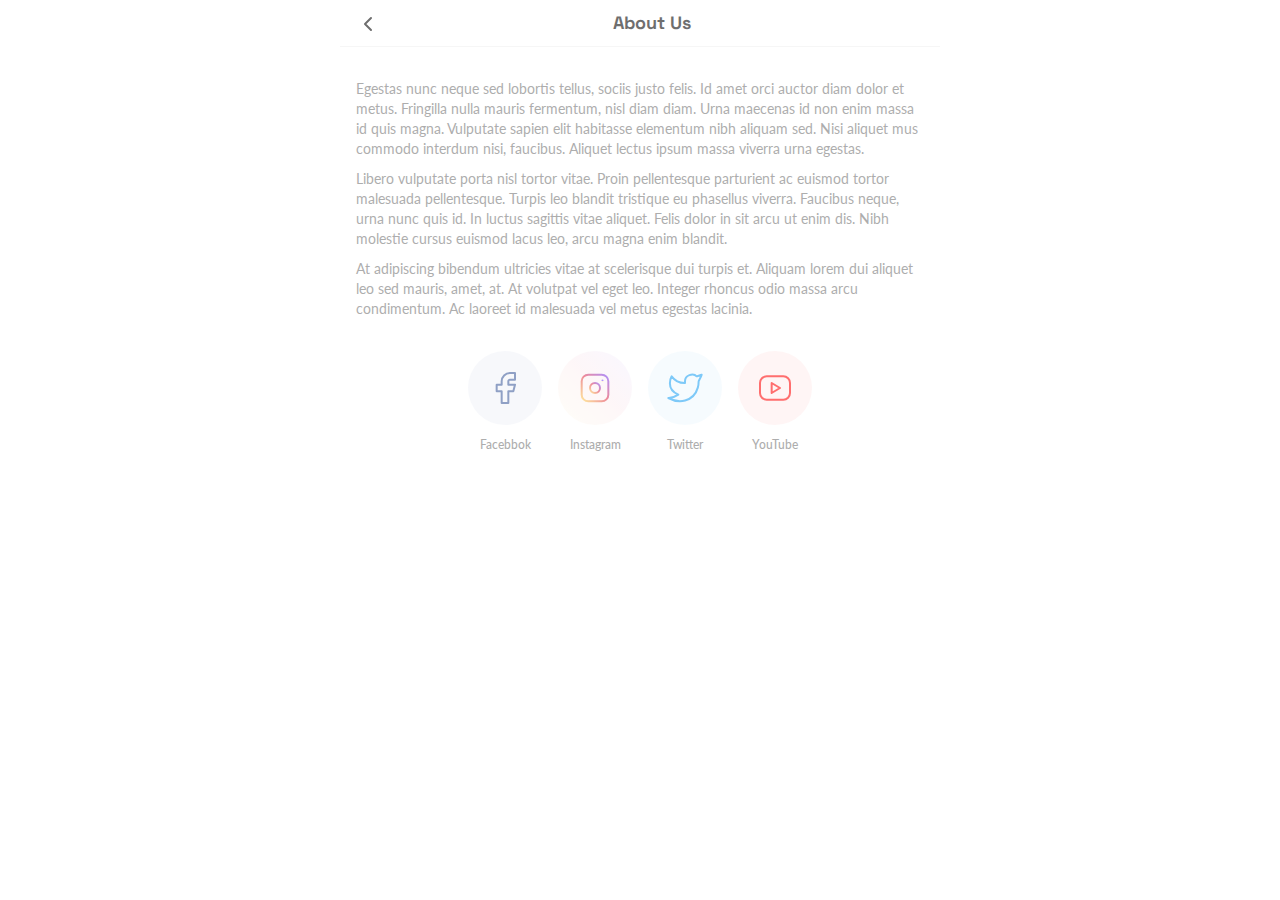
<file: about-us-screen.html>
<!DOCTYPE html>
<html lang="en">
<head>
	<meta charset="utf-8">
	<meta http-equiv="X-UA-Compatible" content="IE=edge">
	<meta name="viewport" content="width=device-width, initial-scale=1">
	<title>Zoop Retails Store</title>
	<link rel="icon" href="assets/images/favicon/icon.png">
	<link href="https://fonts.googleapis.com/css2?family=Space+Grotesk:wght@300;400;500;600;700&display=swap" rel="stylesheet">
	<link href="https://fonts.googleapis.com/css2?family=Lato:ital,wght@0,100;0,300;0,400;0,700;0,900;1,100;1,300;1,400;1,700;1,900&display=swap" rel="stylesheet">
	<link rel="stylesheet" href="assets/css/all.min.css">
	<link rel="stylesheet" href="assets/css/slick.css">
	<link rel="stylesheet" href="assets/css/bootstrap.min.css">
	<link rel="stylesheet" href="assets/css/style.css">
	<link rel="stylesheet" href="assets/css/media-query.css">
</head>
<body>
	<div class="site-content">
		<!-- Preloader Start -->
		<div class="loader-mask">
			<div class="circle">
			</div>
		</div>
		<!-- Preloader End -->
		<!-- Header Start -->
		<header id="top-header">
			<div class="container">
				<div class="top-header-full">
					<div class="back-btn">
						<a href="javascript:history.go(-1)">
							<svg width="24" height="24" viewBox="0 0 24 24" fill="none" xmlns="http://www.w3.org/2000/svg">
								<mask id="mask0_330_7385" style="mask-type:alpha" maskUnits="userSpaceOnUse" x="0" y="0" width="24" height="24">
									<rect width="24" height="24" fill="black"/>
								</mask>
								<g mask="url(#mask0_330_7385)">
									<path d="M15 18L9 12L15 6" stroke="black" stroke-width="2" stroke-linecap="round" stroke-linejoin="round"/>
								</g>
							</svg>
						</a>
					</div>
					<div class="header-title">
						<p>About Us</p>
					</div>
				</div>
			</div>
			<div class="navbar-boder"></div>
		</header>
		<!-- Header End -->
		<!-- About Us Section Start -->
		<section id="about-us-screen">
			<h1 class="d-none">About Us Page</h1>
			<div class="container">
				<div class="about-us-screen-full">
					<div class="privacy-first-content">
						<p class="privacy-txt1">Egestas nunc neque sed lobortis tellus, sociis justo felis. Id amet orci auctor diam dolor et metus. Fringilla nulla mauris fermentum, nisl diam diam. Urna maecenas id non enim massa id quis magna. Vulputate sapien elit habitasse elementum nibh aliquam sed. Nisi aliquet mus commodo interdum nisi, faucibus. Aliquet lectus ipsum massa viverra urna egestas.</p>
						<p class="privacy-txt2">Libero vulputate porta nisl tortor vitae. Proin pellentesque parturient ac euismod tortor malesuada pellentesque. Turpis leo blandit tristique eu phasellus viverra. Faucibus neque, urna nunc quis id. In luctus sagittis vitae aliquet. Felis dolor in sit arcu ut enim dis. Nibh molestie cursus euismod lacus leo, arcu magna enim blandit.</p>
						<p class="privacy-txt2">At adipiscing bibendum ultricies vitae at scelerisque dui turpis et. Aliquam lorem dui aliquet leo sed mauris, amet, at. At volutpat vel eget leo. Integer rhoncus odio massa arcu condimentum. Ac laoreet id malesuada vel metus egestas lacinia.</p>
					</div>
				</div>
				<div class="about-us-social-media mt-32">
					<div class="about-us-icon-wrapper">
						<div class="social-detail-about ">
							<div class="shape facebook-bg">
								<a href="https://www.facebook.com/" target="_blank" >
									<img src="assets/images/about-us-page/facebook.svg" alt="facebook">
								</a>
							</div>
							<div>
								<p class="about-social-txt">Facebbok</p>
							</div>
						</div>
						<div class="social-detail-about ">
							<div class="shape instragram-bg">
								<a href="https://www.instagram.com/" target="_blank">
									<img src="assets/images/about-us-page/instragram.svg" alt="instagram">
								</a>
							</div>
							<div>
								<p class="about-social-txt">Instagram</p>
							</div>
						</div>
						<div class="social-detail-about ">
							<div class="shape twitter-bg">
								<a href="https://twitter.com/" target="_blank" >
									<img src="assets/images/about-us-page/twitter.svg" alt="twitter">
								</a>
							</div>
							<div>
								<p class="about-social-txt">Twitter</p>
							</div>
						</div>
						<div class="social-detail-about ">
							<div class="shape youtube-bg">
								<a href="https://www.youtube.com/" target="_blank" >
									<img src="assets/images/about-us-page/youtube.svg" alt="youtube">
								</a>
							</div>
							<div>
								<p class="about-social-txt">YouTube</p>
							</div>
						</div>
					</div>
				</div>
			</div>
		</section>
		<!-- About Us Section End -->
	</div>
	<script src="assets/js/jquery-min-3.6.0.js"></script>
	<script src="assets/js/slick.min.js"></script>
	<script src="assets/js/bootstrap.bundle.min.js"></script>
	<script src="assets/js/custom.js"></script>
</body>
</html>
</file>
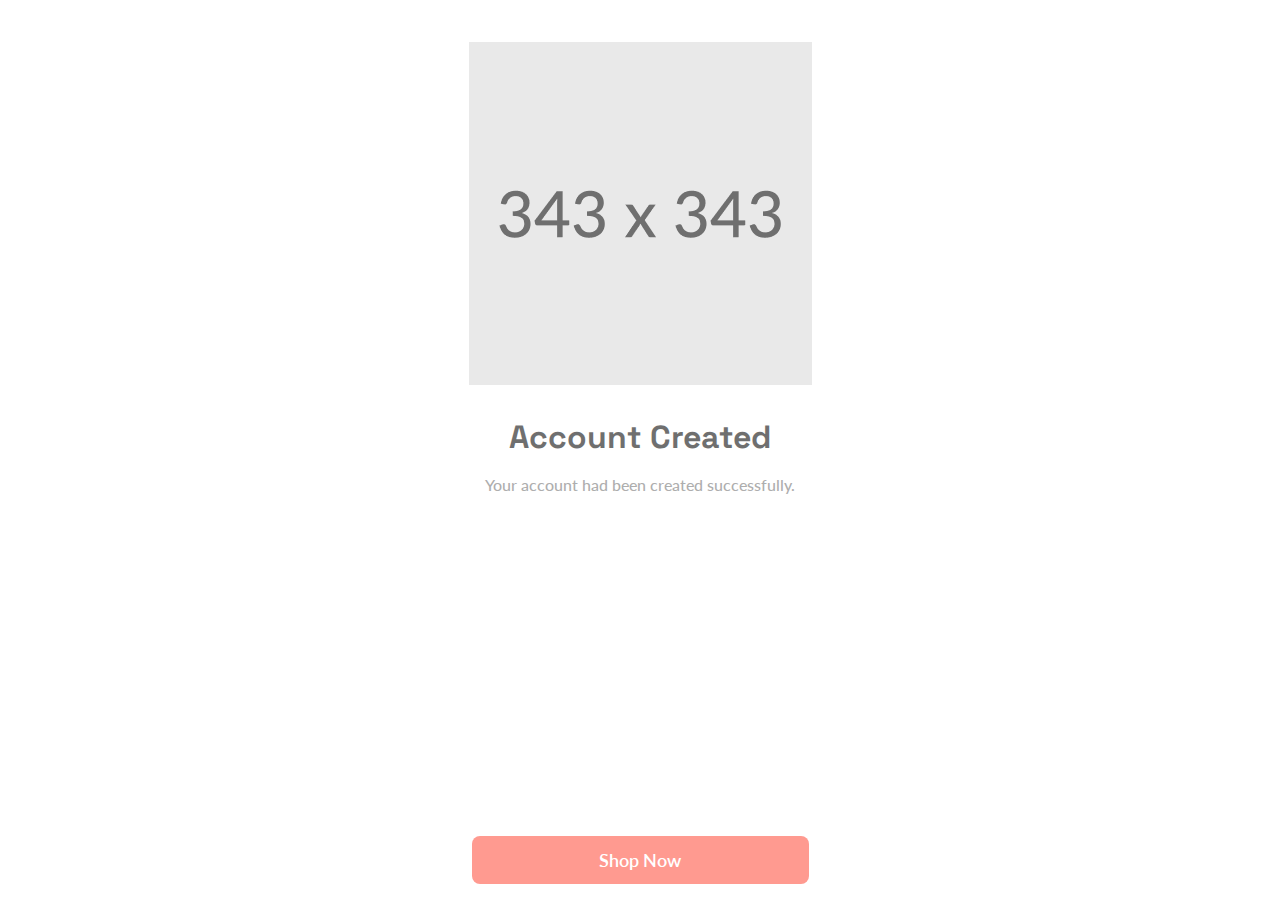
<file: account-created-screen.html>
<!DOCTYPE html>
<html lang="en">
  <head>
    <meta charset="utf-8" />
    <meta http-equiv="X-UA-Compatible" content="IE=edge" />
    <meta name="viewport" content="width=device-width, initial-scale=1" />
    <title>Zoop Retails Store</title>
    <link rel="icon" href="assets/images/favicon/icon.png" />
    <link
      href="https://fonts.googleapis.com/css2?family=Space+Grotesk:wght@300;400;500;600;700&display=swap"
      rel="stylesheet"
    />
    <link
      href="https://fonts.googleapis.com/css2?family=Lato:ital,wght@0,100;0,300;0,400;0,700;0,900;1,100;1,300;1,400;1,700;1,900&display=swap"
      rel="stylesheet"
    />
    <link rel="stylesheet" href="assets/css/all.min.css" />
    <link rel="stylesheet" href="assets/css/slick.css" />
    <link rel="stylesheet" href="assets/css/bootstrap.min.css" />
    <link rel="stylesheet" href="assets/css/style.css" />
    <link rel="stylesheet" href="assets/css/media-query.css" />
  </head>
  <body>
    <div class="site-content">
      <!-- Preloader Start -->
      <div class="loader-mask">
        <div class="circle"></div>
      </div>
      <!-- Preloader End -->
      <!-- Account Create Screen Start -->
      <section id="account-created-screen">
        <div class="container">
          <div class="check-mail-screen-full">
            <div class="notification-img">
              <img src="assets/images/account-created/account-img.png" alt="mail-img" class="img-fluid" />
            </div>
            <div class="check-mail-content">
              <h1>Account Created</h1>
              <p>Your account had been created successfully.</p>
            </div>
            <div class="shop-now-btn">
              <a href="index.html">Shop Now</a>
            </div>
          </div>
        </div>
      </section>
      <!-- Account Create Screen End -->
    </div>
    <script src="assets/js/jquery-min-3.6.0.js"></script>
    <script src="assets/js/slick.min.js"></script>
    <script src="assets/js/bootstrap.bundle.min.js"></script>
    <script src="assets/js/custom.js"></script>
  </body>
</html>
</file>
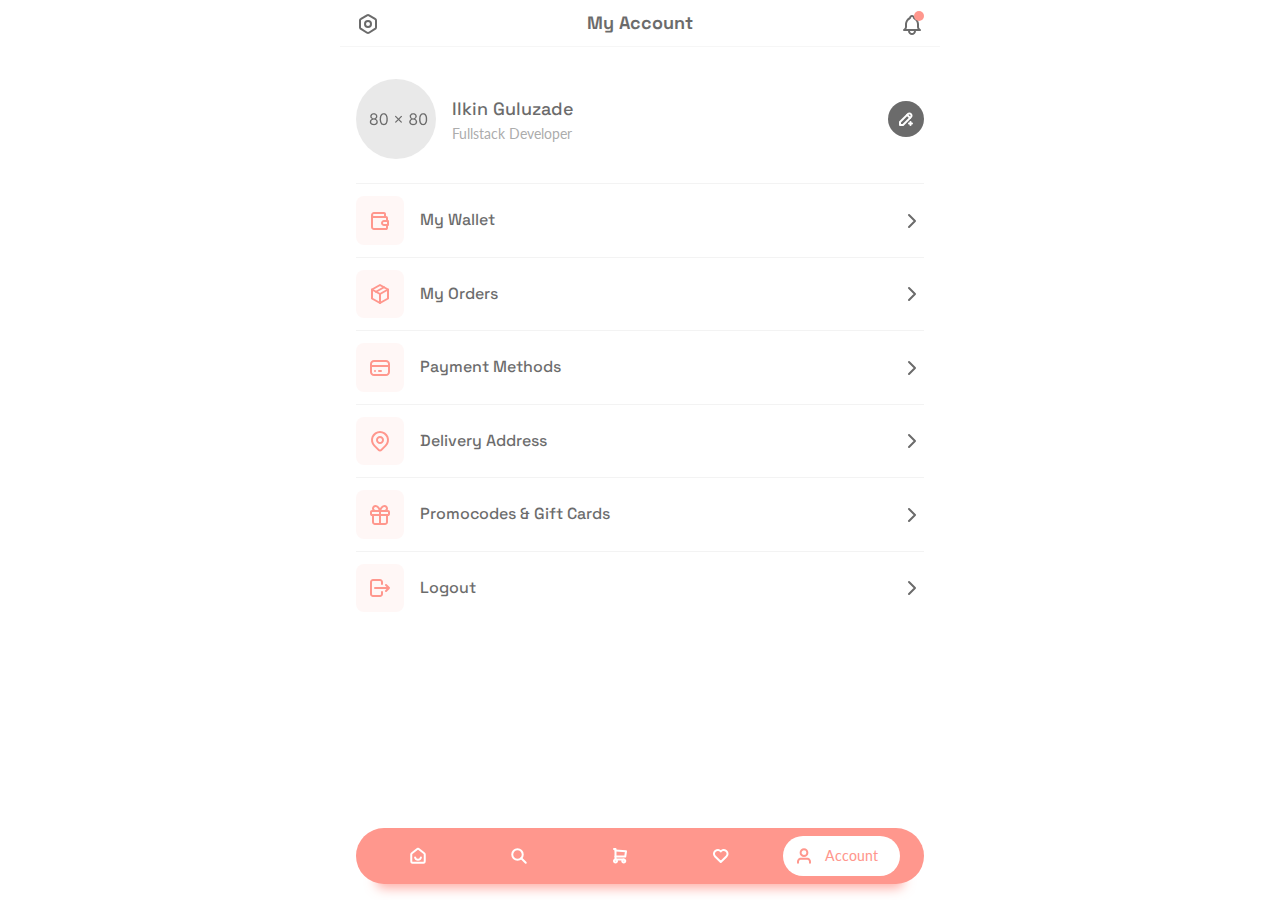
<file: account-screen.html>
<!DOCTYPE html>
<html lang="en">
<head>
	<meta charset="utf-8">
	<meta http-equiv="X-UA-Compatible" content="IE=edge">
	<meta name="viewport" content="width=device-width, initial-scale=1">
	<title>Zoop Retails Store</title>
	<link rel="icon" href="assets/images/favicon/icon.png">
	<link href="https://fonts.googleapis.com/css2?family=Space+Grotesk:wght@300;400;500;600;700&display=swap" rel="stylesheet">
	<link href="https://fonts.googleapis.com/css2?family=Lato:ital,wght@0,100;0,300;0,400;0,700;0,900;1,100;1,300;1,400;1,700;1,900&display=swap" rel="stylesheet">
	<link rel="stylesheet" href="assets/css/all.min.css">
	<link rel="stylesheet" href="assets/css/slick.css">
	<link rel="stylesheet" href="assets/css/bootstrap.min.css">
	<link rel="stylesheet" href="assets/css/style.css">
	<link rel="stylesheet" href="assets/css/media-query.css">
</head>
<body>
	<div class="site-content">
		<!-- Preloader Start -->
		<div class="loader-mask">
			<div class="circle">
			</div>
		</div>
		<!-- Preloader End -->
		<!--Header Start -->
		<header id="top-navbar" class="top-navbar"> 
			<div class="container">
				<div class="top-navbar_full">
					<div class="back-btn">
						<a href="#offcanvasExample" data-bs-toggle="offcanvas">
							<svg width="24" height="24" viewBox="0 0 24 24" fill="none" xmlns="http://www.w3.org/2000/svg">
								<mask id="mask0_330_6477" style="mask-type:alpha" maskUnits="userSpaceOnUse" x="0" y="0" width="24" height="24">
									<rect width="24" height="24" fill="white"/>
								</mask>
								<g mask="url(#mask0_330_6477)">
									<path d="M19 6.87301C19.3062 7.04981 19.5601 7.30464 19.7358 7.61153C19.9115 7.91843 20.0026 8.26641 20 8.62001V15.156C19.9999 15.5127 19.9045 15.8628 19.7235 16.1701C19.5426 16.4775 19.2828 16.7309 18.971 16.904L12.971 20.737C12.674 20.902 12.3398 20.9885 12 20.9885C11.6602 20.9885 11.326 20.902 11.029 20.737L5.029 16.904C4.71736 16.7309 4.45763 16.4777 4.27671 16.1706C4.0958 15.8634 4.00026 15.5135 4 15.157V8.62001C4.00008 8.26337 4.09553 7.91323 4.27646 7.60589C4.45739 7.29854 4.71721 7.04516 5.029 6.87201L11.029 3.30001C11.3348 3.12978 11.679 3.04044 12.029 3.04044C12.379 3.04044 12.7232 3.12978 13.029 3.30001L19.029 6.87301H19V6.87301Z" stroke="black" stroke-width="2" stroke-linecap="round" stroke-linejoin="round"/>
									<path d="M12 15C13.6569 15 15 13.6569 15 12C15 10.3431 13.6569 9 12 9C10.3431 9 9 10.3431 9 12C9 13.6569 10.3431 15 12 15Z" stroke="black" stroke-width="2" stroke-linecap="round" stroke-linejoin="round"/>
								</g>
							</svg>
						</a>
					</div>
					<div class="top-navbar-title">
						<p>My Account</p>
					</div>
					<div class="skip_btn notification-badge-btn">
						<a href="notification.html">
							<svg width="24" height="24" viewBox="0 0 24 24" fill="none" xmlns="http://www.w3.org/2000/svg">
								<mask id="mask0_330_3241" style="mask-type:alpha" maskUnits="userSpaceOnUse" x="0" y="0" width="24" height="24">
									<rect width="24" height="24" fill="white"/>
								</mask>
								<g mask="url(#mask0_330_3241)">
									<path d="M10 5C10 4.46957 10.2107 3.96086 10.5858 3.58579C10.9609 3.21071 11.4696 3 12 3C12.5304 3 13.0391 3.21071 13.4142 3.58579C13.7893 3.96086 14 4.46957 14 5C15.1484 5.54303 16.1274 6.38833 16.8321 7.4453C17.5367 8.50227 17.9404 9.73107 18 11V14C18.0753 14.6217 18.2954 15.2171 18.6428 15.7381C18.9902 16.2592 19.4551 16.6914 20 17H4C4.54494 16.6914 5.00981 16.2592 5.35719 15.7381C5.70457 15.2171 5.92474 14.6217 6 14V11C6.05956 9.73107 6.4633 8.50227 7.16795 7.4453C7.8726 6.38833 8.85159 5.54303 10 5" stroke="black" stroke-width="2" stroke-linecap="round" stroke-linejoin="round"/>
									<path d="M9 17V18C9 18.7956 9.31607 19.5587 9.87868 20.1213C10.4413 20.6839 11.2044 21 12 21C12.7956 21 13.5587 20.6839 14.1213 20.1213C14.6839 19.5587 15 18.7956 15 18V17" stroke="black" stroke-width="2" stroke-linecap="round" stroke-linejoin="round"/>
								</g>
							</svg>
							<div class="notification-badge"></div>
						</a>
					</div>
				</div>
			</div>
			<div class="navbar-boder"></div>
		</header>
		<!--Header End -->
		<!--Account Screen Start -->
		<section id="accout-screen-page">
			<h1 class="d-none">Account Screen</h1>
			<h2 class="d-none">Account</h2>
			<div class="container">
				<div class="accout-screen-page-full mt-32">
					<div class="accout-screen-first">
						<div class="accout-screen-img">
							<img src="assets/images/account-screen/client-img.png" alt="client-img">
						</div>
						<div class="accout-screen-content">
							<h3>Ilkin Guluzade</h3>
							<p>Fullstack Developer</p>
						</div>
						<div class="accout-screen-edit">
							<a href="profile-edit-screen.html">
								<svg width="18" height="18" viewBox="0 0 18 18" fill="none" xmlns="http://www.w3.org/2000/svg">
									<mask id="mask0_330_2067" style="mask-type:alpha" maskUnits="userSpaceOnUse" x="0" y="0" width="18" height="18">
										<rect width="18" height="18" fill="white"/>
									</mask>
									<g mask="url(#mask0_330_2067)">
										<path d="M6 15L13.875 7.125C14.072 6.92802 14.2282 6.69416 14.3348 6.43679C14.4415 6.17942 14.4963 5.90357 14.4963 5.625C14.4963 5.34642 14.4415 5.07057 14.3348 4.8132C14.2282 4.55583 14.072 4.32198 13.875 4.125C13.678 3.92802 13.4442 3.77176 13.1868 3.66515C12.9294 3.55855 12.6536 3.50368 12.375 3.50368C12.0964 3.50368 11.8206 3.55855 11.5632 3.66515C11.3058 3.77176 11.072 3.92802 10.875 4.125L3 12V15H6Z" stroke="white" stroke-width="2" stroke-linecap="round" stroke-linejoin="round"/>
										<path d="M10.125 4.875L13.125 7.875" stroke="white" stroke-width="2" stroke-linecap="round" stroke-linejoin="round"/>
										<path d="M12 13.5H15M13.5 12V15" stroke="white" stroke-width="2" stroke-linecap="round" stroke-linejoin="round"/>
									</g>
								</svg>
							</a>
						</div>
					</div>
					<div class="accout-screen-second">
						<div class="accout-screen-second-full">
							<a href="wallet-screen.html">
								<div class="account-wrapper">
									<div class="account-img">
										<svg width="24" height="24" viewBox="0 0 24 24" fill="none" xmlns="http://www.w3.org/2000/svg">
											<mask id="mask0_330_2163" style="mask-type:alpha" maskUnits="userSpaceOnUse" x="0" y="0" width="24" height="24">
												<rect width="24" height="24" fill="white"/>
											</mask>
											<g mask="url(#mask0_330_2163)">
												<path d="M17 8V5C17 4.73478 16.8946 4.48043 16.7071 4.29289C16.5196 4.10536 16.2652 4 16 4H6C5.46957 4 4.96086 4.21071 4.58579 4.58579C4.21071 4.96086 4 5.46957 4 6C4 6.53043 4.21071 7.03914 4.58579 7.41421C4.96086 7.78929 5.46957 8 6 8H18C18.2652 8 18.5196 8.10536 18.7071 8.29289C18.8946 8.48043 19 8.73478 19 9V12M19 16V19C19 19.2652 18.8946 19.5196 18.7071 19.7071C18.5196 19.8946 18.2652 20 18 20H6C5.46957 20 4.96086 19.7893 4.58579 19.4142C4.21071 19.0391 4 18.5304 4 18V6" stroke="#FF4C3B" stroke-width="2" stroke-linecap="round" stroke-linejoin="round"/>
												<path d="M20 12V16H16C15.4696 16 14.9609 15.7893 14.5858 15.4142C14.2107 15.0391 14 14.5304 14 14C14 13.4696 14.2107 12.9609 14.5858 12.5858C14.9609 12.2107 15.4696 12 16 12H20Z" stroke="#FF4C3B" stroke-width="2" stroke-linecap="round" stroke-linejoin="round"/>
											</g>
										</svg>
									</div>
									<div class="account-content">
										<p>My Wallet</p>
									</div>
									<div class="account-back-btn">
										<svg width="24" height="24" viewBox="0 0 24 24" fill="none" xmlns="http://www.w3.org/2000/svg">
											<mask style="mask-type:alpha" maskUnits="userSpaceOnUse" x="0" y="0" width="24" height="24">
												<rect width="24" height="24" fill="white"/>
											</mask>
											<g mask="url(#mask0_330_777)">
												<path d="M9 18L15 12L9 6" stroke="black" stroke-width="2" stroke-linecap="round" stroke-linejoin="round"/>
											</g>
										</svg>
									</div>
								</div>
							</a>
							<a href="myorder2.html">
								<div class="account-wrapper">
									<div class="account-img">
										<svg width="24" height="24" viewBox="0 0 24 24" fill="none" xmlns="http://www.w3.org/2000/svg">
											<mask id="mask0_330_2132" style="mask-type:alpha" maskUnits="userSpaceOnUse" x="0" y="0" width="24" height="24">
												<rect width="24" height="24" fill="white"/>
											</mask>
											<g mask="url(#mask0_330_2132)">
												<path d="M12 3L20 7.5V16.5L12 21L4 16.5V7.5L12 3Z" stroke="#FF4C3B" stroke-width="2" stroke-linecap="round" stroke-linejoin="round"/>
												<path d="M12 12L20 7.5" stroke="#FF4C3B" stroke-width="2" stroke-linecap="round" stroke-linejoin="round"/>
												<path d="M12 12V21" stroke="#FF4C3B" stroke-width="2" stroke-linecap="round" stroke-linejoin="round"/>
												<path d="M12 12L4 7.5" stroke="#FF4C3B" stroke-width="2" stroke-linecap="round" stroke-linejoin="round"/>
												<path d="M16 5.25L8 9.75" stroke="#FF4C3B" stroke-width="2" stroke-linecap="round" stroke-linejoin="round"/>
											</g>
										</svg>
									</div>
									<div class="account-content">
										<p>My Orders</p>
									</div>
									<div class="account-back-btn">
										<svg width="24" height="24" viewBox="0 0 24 24" fill="none" xmlns="http://www.w3.org/2000/svg">
											<mask style="mask-type:alpha" maskUnits="userSpaceOnUse" x="0" y="0" width="24" height="24">
												<rect width="24" height="24" fill="white"/>
											</mask>
											<g mask="url(#mask0_330_777)">
												<path d="M9 18L15 12L9 6" stroke="black" stroke-width="2" stroke-linecap="round" stroke-linejoin="round"/>
											</g>
										</svg>
									</div>
								</div>
							</a>
							<a href="payment-method.html">
								<div class="account-wrapper">
									<div class="account-img">
										<svg width="24" height="24" viewBox="0 0 24 24" fill="none" xmlns="http://www.w3.org/2000/svg">
											<mask id="mask0_330_2148" style="mask-type:alpha" maskUnits="userSpaceOnUse" x="0" y="0" width="24" height="24">
												<rect width="24" height="24" fill="white"/>
											</mask>
											<g mask="url(#mask0_330_2148)">
												<path d="M3 8C3 7.20435 3.31607 6.44129 3.87868 5.87868C4.44129 5.31607 5.20435 5 6 5H18C18.7956 5 19.5587 5.31607 20.1213 5.87868C20.6839 6.44129 21 7.20435 21 8V16C21 16.7956 20.6839 17.5587 20.1213 18.1213C19.5587 18.6839 18.7956 19 18 19H6C5.20435 19 4.44129 18.6839 3.87868 18.1213C3.31607 17.5587 3 16.7956 3 16V8Z" stroke="#FF4C3B" stroke-width="2" stroke-linecap="round" stroke-linejoin="round"/>
												<path d="M3 10H21" stroke="#FF4C3B" stroke-width="2" stroke-linecap="round" stroke-linejoin="round"/>
												<path d="M7 15H7.01" stroke="#FF4C3B" stroke-width="2" stroke-linecap="round" stroke-linejoin="round"/>
												<path d="M11 15H13" stroke="#FF4C3B" stroke-width="2" stroke-linecap="round" stroke-linejoin="round"/>
											</g>
										</svg>
									</div>
									<div class="account-content">
										<p>Payment Methods</p>
									</div>
									<div class="account-back-btn">
										<svg width="24" height="24" viewBox="0 0 24 24" fill="none" xmlns="http://www.w3.org/2000/svg">
											<mask style="mask-type:alpha" maskUnits="userSpaceOnUse" x="0" y="0" width="24" height="24">
												<rect width="24" height="24" fill="white"/>
											</mask>
											<g mask="url(#mask0_330_777)">
												<path d="M9 18L15 12L9 6" stroke="black" stroke-width="2" stroke-linecap="round" stroke-linejoin="round"/>
											</g>
										</svg>
									</div>
								</div>
							</a>
							<a href="address-screen.html">
								<div class="account-wrapper">
									<div class="account-img">
										<svg width="24" height="24" viewBox="0 0 24 24" fill="none" xmlns="http://www.w3.org/2000/svg">
											<mask id="mask0_330_2104" style="mask-type:alpha" maskUnits="userSpaceOnUse" x="0" y="0" width="24" height="24">
												<rect width="24" height="24" fill="white"/>
											</mask>
											<g mask="url(#mask0_330_2104)">
												<path d="M9 10.9997C9 11.7954 9.31607 12.5584 9.87868 13.121C10.4413 13.6836 11.2044 13.9997 12 13.9997C12.7956 13.9997 13.5587 13.6836 14.1213 13.121C14.6839 12.5584 15 11.7954 15 10.9997C15 10.2041 14.6839 9.441 14.1213 8.87839C13.5587 8.31578 12.7956 7.99971 12 7.99971C11.2044 7.99971 10.4413 8.31578 9.87868 8.87839C9.31607 9.441 9 10.2041 9 10.9997Z" stroke="#FF4C3B" stroke-width="2" stroke-linecap="round" stroke-linejoin="round"/>
												<path d="M17.657 16.6567L13.414 20.8997C13.039 21.2743 12.5306 21.4848 12.0005 21.4848C11.4704 21.4848 10.962 21.2743 10.587 20.8997L6.343 16.6567C5.22422 15.5379 4.46234 14.1124 4.15369 12.5606C3.84504 11.0087 4.00349 9.40022 4.60901 7.93844C5.21452 6.47665 6.2399 5.22725 7.55548 4.34821C8.87107 3.46918 10.4178 3 12 3C13.5822 3 15.1289 3.46918 16.4445 4.34821C17.7601 5.22725 18.7855 6.47665 19.391 7.93844C19.9965 9.40022 20.155 11.0087 19.8463 12.5606C19.5377 14.1124 18.7758 15.5379 17.657 16.6567Z" stroke="#FF4C3B" stroke-width="2" stroke-linecap="round" stroke-linejoin="round"/>
											</g>
										</svg>
									</div>
									<div class="account-content">
										<p>Delivery Address</p>
									</div>
									<div class="account-back-btn">
										<svg width="24" height="24" viewBox="0 0 24 24" fill="none" xmlns="http://www.w3.org/2000/svg">
											<mask style="mask-type:alpha" maskUnits="userSpaceOnUse" x="0" y="0" width="24" height="24">
												<rect width="24" height="24" fill="white"/>
											</mask>
											<g mask="url(#mask0_330_777)">
												<path d="M9 18L15 12L9 6" stroke="black" stroke-width="2" stroke-linecap="round" stroke-linejoin="round"/>
											</g>
										</svg>
									</div>
								</div>
							</a>
							<a href="my-promocode.html">
								<div class="account-wrapper">
									<div class="account-img">
										<svg width="24" height="24" viewBox="0 0 24 24" fill="none" xmlns="http://www.w3.org/2000/svg">
											<mask id="mask0_330_2117" style="mask-type:alpha" maskUnits="userSpaceOnUse" x="0" y="0" width="24" height="24">
												<rect width="24" height="24" fill="white"/>
											</mask>
											<g mask="url(#mask0_330_2117)">
												<path d="M3 9C3 8.73478 3.10536 8.48043 3.29289 8.29289C3.48043 8.10536 3.73478 8 4 8H20C20.2652 8 20.5196 8.10536 20.7071 8.29289C20.8946 8.48043 21 8.73478 21 9V11C21 11.2652 20.8946 11.5196 20.7071 11.7071C20.5196 11.8946 20.2652 12 20 12H4C3.73478 12 3.48043 11.8946 3.29289 11.7071C3.10536 11.5196 3 11.2652 3 11V9Z" stroke="#FF4C3B" stroke-width="2" stroke-linecap="round" stroke-linejoin="round"/>
												<path d="M12 8V21" stroke="#FF4C3B" stroke-width="2" stroke-linecap="round" stroke-linejoin="round"/>
												<path d="M19 12V19C19 19.5304 18.7893 20.0391 18.4142 20.4142C18.0391 20.7893 17.5304 21 17 21H7C6.46957 21 5.96086 20.7893 5.58579 20.4142C5.21071 20.0391 5 19.5304 5 19V12" stroke="#FF4C3B" stroke-width="2" stroke-linecap="round" stroke-linejoin="round"/>
												<path d="M7.5 7.99999C6.83696 7.99999 6.20107 7.7366 5.73223 7.26776C5.26339 6.79892 5 6.16304 5 5.49999C5 4.83695 5.26339 4.20107 5.73223 3.73223C6.20107 3.26339 6.83696 2.99999 7.5 2.99999C8.46469 2.98319 9.41003 3.45125 10.2127 4.34316C11.0154 5.23506 11.6383 6.5094 12 7.99999C12.3617 6.5094 12.9846 5.23506 13.7873 4.34316C14.59 3.45125 15.5353 2.98319 16.5 2.99999C17.163 2.99999 17.7989 3.26339 18.2678 3.73223C18.7366 4.20107 19 4.83695 19 5.49999C19 6.16304 18.7366 6.79892 18.2678 7.26776C17.7989 7.7366 17.163 7.99999 16.5 7.99999" stroke="#FF4C3B" stroke-width="2" stroke-linecap="round" stroke-linejoin="round"/>
											</g>
										</svg>
									</div>
									<div class="account-content">
										<p>Promocodes & Gift Cards</p>
									</div>
									<div class="account-back-btn">
										<svg width="24" height="24" viewBox="0 0 24 24" fill="none" xmlns="http://www.w3.org/2000/svg">
											<mask style="mask-type:alpha" maskUnits="userSpaceOnUse" x="0" y="0" width="24" height="24">
												<rect width="24" height="24" fill="white"/>
											</mask>
											<g mask="url(#mask0_330_777)">
												<path d="M9 18L15 12L9 6" stroke="black" stroke-width="2" stroke-linecap="round" stroke-linejoin="round"/>
											</g>
										</svg>
									</div>
								</div>
							</a>
							<a href="log-out.html">
								<div class="account-wrapper">
									<div class="account-img">
										<svg width="24" height="24" viewBox="0 0 24 24" fill="none" xmlns="http://www.w3.org/2000/svg">
											<mask id="mask0_330_2091" style="mask-type:alpha" maskUnits="userSpaceOnUse" x="0" y="0" width="24" height="24">
												<rect width="24" height="24" fill="white"/>
											</mask>
											<g mask="url(#mask0_330_2091)">
												<path d="M14 8V6C14 5.46957 13.7893 4.96086 13.4142 4.58579C13.0391 4.21071 12.5304 4 12 4H5C4.46957 4 3.96086 4.21071 3.58579 4.58579C3.21071 4.96086 3 5.46957 3 6V18C3 18.5304 3.21071 19.0391 3.58579 19.4142C3.96086 19.7893 4.46957 20 5 20H12C12.5304 20 13.0391 19.7893 13.4142 19.4142C13.7893 19.0391 14 18.5304 14 18V16" stroke="#FF4C3B" stroke-width="2" stroke-linecap="round" stroke-linejoin="round"/>
												<path d="M7 12H21L18 9M18 15L21 12" stroke="#FF4C3B" stroke-width="2" stroke-linecap="round" stroke-linejoin="round"/>
											</g>
										</svg>
									</div>
									<div class="account-content">
										<p>Logout</p>
									</div>
									<div class="account-back-btn">
										<svg width="24" height="24" viewBox="0 0 24 24" fill="none" xmlns="http://www.w3.org/2000/svg">
											<mask style="mask-type:alpha" maskUnits="userSpaceOnUse" x="0" y="0" width="24" height="24">
												<rect width="24" height="24" fill="white"/>
											</mask>
											<g mask="url(#mask0_330_777)">
												<path d="M9 18L15 12L9 6" stroke="black" stroke-width="2" stroke-linecap="round" stroke-linejoin="round"/>
											</g>
										</svg>
									</div>
								</div>
							</a>
						</div>
					</div>
				</div>
			</div>	
		</section>
		<!--Account Screen End -->
		<!--SideBar Setting Menu -->
		<div class="menu-sidebar details">
			<div class="offcanvas offcanvas-start custom-offcanvas-noti" id="offcanvasExample">
				<div class="offcanvas-header custom-header-offcanva">
					<button type="button" class="btn-close text-reset" data-bs-dismiss="offcanvas" aria-label="Close"></button>
				</div>
				<div class="offcanvas-body">
					<div class="dropdown">
						<div class="setting-page-full">
							<div class="setting-page-wrapper">
								<a href="homescreen-2.html">
									<div class="setting-deatils">
										<div class="setting-icon">
											<svg width="24" height="24" viewBox="0 0 24 24" fill="none" xmlns="http://www.w3.org/2000/svg">
												<mask id="mask0_1_4844" style="mask-type:alpha" maskUnits="userSpaceOnUse" x="0" y="0" width="24" height="24">
													<rect width="24" height="24" fill="white"></rect>
												</mask>
												<g mask="url(#mask0_1_4844)">
													<path d="M8.12602 14C8.57006 15.7252 10.1362 17 12 17C13.8638 17 15.4299 15.7252 15.874 14M11.0177 2.764L4.23539 8.03912C3.78202 8.39175 3.55534 8.56806 3.39203 8.78886C3.24737 8.98444 3.1396 9.20478 3.07403 9.43905C3 9.70352 3 9.9907 3 10.5651V17.8C3 18.9201 3 19.4801 3.21799 19.908C3.40973 20.2843 3.71569 20.5903 4.09202 20.782C4.51984 21 5.07989 21 6.2 21H17.8C18.9201 21 19.4802 21 19.908 20.782C20.2843 20.5903 20.5903 20.2843 20.782 19.908C21 19.4801 21 18.9201 21 17.8V10.5651C21 9.9907 21 9.70352 20.926 9.43905C20.8604 9.20478 20.7526 8.98444 20.608 8.78886C20.4447 8.56806 20.218 8.39175 19.7646 8.03913L12.9823 2.764C12.631 2.49075 12.4553 2.35412 12.2613 2.3016C12.0902 2.25526 11.9098 2.25526 11.7387 2.3016C11.5447 2.35412 11.369 2.49075 11.0177 2.764Z" stroke="#FF4C3B" stroke-width="2" stroke-linecap="round" stroke-linejoin="round"></path>
												</g>
											</svg>
										</div>
										<div class="icon-name">
											<p>Homepage2</p>
										</div>
										<div class="icon-back-btn">
											<svg width="24" height="24" viewBox="0 0 24 24" fill="none" xmlns="http://www.w3.org/2000/svg">
												<mask style="mask-type:alpha" maskUnits="userSpaceOnUse" x="0" y="0" width="24" height="24">
													<rect width="24" height="24" fill="white"/>
												</mask>
												<g mask="url(#mask0_330_777)">
													<path d="M9 18L15 12L9 6" stroke="black" stroke-width="2" stroke-linecap="round" stroke-linejoin="round"/>
												</g>
											</svg>
										</div>
									</div>
									<div class="setting-border mt-8"></div>
								</a>
								<a href="notification-option-screen.html" class="mt-8">
									<div class="setting-deatils">
										<div class="setting-icon">
											<svg width="24" height="24" viewBox="0 0 24 24" fill="none" xmlns="http://www.w3.org/2000/svg">
												<mask id="mask0_330_782" style="mask-type:alpha" maskUnits="userSpaceOnUse" x="0" y="0" width="24" height="24">
													<rect width="24" height="24" fill="white"/>
												</mask>
												<g mask="url(#mask0_330_782)">
													<path d="M10 5C10 4.46957 10.2107 3.96086 10.5858 3.58579C10.9609 3.21071 11.4696 3 12 3C12.5304 3 13.0391 3.21071 13.4142 3.58579C13.7893 3.96086 14 4.46957 14 5C15.1484 5.54303 16.1274 6.38833 16.8321 7.4453C17.5367 8.50227 17.9404 9.73107 18 11V14C18.0753 14.6217 18.2954 15.2171 18.6428 15.7381C18.9902 16.2592 19.4551 16.6914 20 17H4C4.54494 16.6914 5.00981 16.2592 5.35719 15.7381C5.70457 15.2171 5.92474 14.6217 6 14V11C6.05956 9.73107 6.4633 8.50227 7.16795 7.4453C7.8726 6.38833 8.85159 5.54303 10 5" stroke="#FF4C3B" stroke-width="2" stroke-linecap="round" stroke-linejoin="round"/>
													<path d="M9 17V18C9 18.7956 9.31607 19.5587 9.87868 20.1213C10.4413 20.6839 11.2044 21 12 21C12.7956 21 13.5587 20.6839 14.1213 20.1213C14.6839 19.5587 15 18.7956 15 18V17" stroke="#FF4C3B" stroke-width="2" stroke-linecap="round" stroke-linejoin="round"/>
												</g>
											</svg>
										</div>
										<div class="icon-name">
											<p>Notification Options</p>
										</div>
										<div class="icon-back-btn">
											<svg width="24" height="24" viewBox="0 0 24 24" fill="none" xmlns="http://www.w3.org/2000/svg">
												<mask style="mask-type:alpha" maskUnits="userSpaceOnUse" x="0" y="0" width="24" height="24">
													<rect width="24" height="24" fill="white"/>
												</mask>
												<g mask="url(#mask0_330_777)">
													<path d="M9 18L15 12L9 6" stroke="black" stroke-width="2" stroke-linecap="round" stroke-linejoin="round"/>
												</g>
											</svg>
										</div>
									</div>
									<div class="setting-border mt-8"></div>
								</a>
								<a href="language-screen.html" class="mt-8">
									<div class="setting-deatils">
										<div class="setting-icon">
											<svg width="24" height="24" viewBox="0 0 24 24" fill="none" xmlns="http://www.w3.org/2000/svg">
												<mask id="mask0_330_908" style="mask-type:alpha" maskUnits="userSpaceOnUse" x="0" y="0" width="24" height="24">
													<rect width="24" height="24" fill="white"/>
												</mask>
												<g mask="url(#mask0_330_908)">
													<path d="M3 7V5H16V7" stroke="#FF4C3B" stroke-width="2" stroke-linecap="round" stroke-linejoin="round"/>
													<path d="M10 5V19" stroke="#FF4C3B" stroke-width="2" stroke-linecap="round" stroke-linejoin="round"/>
													<path d="M12 19H8" stroke="#FF4C3B" stroke-width="2" stroke-linecap="round" stroke-linejoin="round"/>
													<path d="M15 13V12H21V13" stroke="#FF4C3B" stroke-width="2" stroke-linecap="round" stroke-linejoin="round"/>
													<path d="M18 12V19" stroke="#FF4C3B" stroke-width="2" stroke-linecap="round" stroke-linejoin="round"/>
													<path d="M17 19H19" stroke="#FF4C3B" stroke-width="2" stroke-linecap="round" stroke-linejoin="round"/>
												</g>
											</svg>
										</div>
										<div class="icon-name">
											<p>Language</p>
										</div>
										<div class="icon-back-btn">
											<svg width="24" height="24" viewBox="0 0 24 24" fill="none" xmlns="http://www.w3.org/2000/svg">
												<mask style="mask-type:alpha" maskUnits="userSpaceOnUse" x="0" y="0" width="24" height="24">
													<rect width="24" height="24" fill="white"/>
												</mask>
												<g mask="url(#mask0_330_777)">
													<path d="M9 18L15 12L9 6" stroke="black" stroke-width="2" stroke-linecap="round" stroke-linejoin="round"/>
												</g>
											</svg>
										</div>
									</div>
									<div class="setting-border mt-8"></div>
								</a>
								<a href="currency-screen.html" class="mt-8">
									<div class="setting-deatils">
										<div class="setting-icon">
											<svg width="24" height="24" viewBox="0 0 24 24" fill="none" xmlns="http://www.w3.org/2000/svg">
												<mask id="mask0_330_895" style="mask-type:alpha" maskUnits="userSpaceOnUse" x="0" y="0" width="24" height="24">
													<rect width="24" height="24" fill="white"/>
												</mask>
												<g mask="url(#mask0_330_895)">
													<path d="M16.7 8C16.501 7.43524 16.1374 6.94297 15.6563 6.58654C15.1751 6.23011 14.5983 6.02583 14 6H10C9.20435 6 8.44129 6.31607 7.87868 6.87868C7.31607 7.44129 7 8.20435 7 9C7 9.79565 7.31607 10.5587 7.87868 11.1213C8.44129 11.6839 9.20435 12 10 12H14C14.7956 12 15.5587 12.3161 16.1213 12.8787C16.6839 13.4413 17 14.2044 17 15C17 15.7956 16.6839 16.5587 16.1213 17.1213C15.5587 17.6839 14.7956 18 14 18H10C9.40175 17.9742 8.82491 17.7699 8.34373 17.4135C7.86255 17.057 7.49905 16.5648 7.3 16" stroke="#FF4C3B" stroke-width="2" stroke-linecap="round" stroke-linejoin="round"/>
													<path d="M12 3V6M12 18V21" stroke="#FF4C3B" stroke-width="2" stroke-linecap="round" stroke-linejoin="round"/>
												</g>
											</svg>
										</div>
										<div class="icon-name">
											<p>Currency</p>
										</div>
										<div class="icon-back-btn">
											<svg width="24" height="24" viewBox="0 0 24 24" fill="none" xmlns="http://www.w3.org/2000/svg">
												<mask style="mask-type:alpha" maskUnits="userSpaceOnUse" x="0" y="0" width="24" height="24">
													<rect width="24" height="24" fill="white"/>
												</mask>
												<g mask="url(#mask0_330_777)">
													<path d="M9 18L15 12L9 6" stroke="black" stroke-width="2" stroke-linecap="round" stroke-linejoin="round"/>
												</g>
											</svg>
										</div>
									</div>
									<div class="setting-border mt-8"></div>
								</a>
								<a href="about-us-screen.html" class="mt-8">
									<div class="setting-deatils">
										<div class="setting-icon">
											<svg width="24" height="24" viewBox="0 0 24 24" fill="none" xmlns="http://www.w3.org/2000/svg">
												<mask id="mask0_330_881" style="mask-type:alpha" maskUnits="userSpaceOnUse" x="0" y="0" width="24" height="24">
													<rect width="24" height="24" fill="white"/>
												</mask>
												<g mask="url(#mask0_330_881)">
													<path d="M12 21C16.9706 21 21 16.9706 21 12C21 7.02944 16.9706 3 12 3C7.02944 3 3 7.02944 3 12C3 16.9706 7.02944 21 12 21Z" stroke="#FF4C3B" stroke-width="2" stroke-linecap="round" stroke-linejoin="round"/>
													<path d="M12 8H12.01" stroke="#FF4C3B" stroke-width="2" stroke-linecap="round" stroke-linejoin="round"/>
													<path d="M11 12H12V16H13" stroke="#FF4C3B" stroke-width="2" stroke-linecap="round" stroke-linejoin="round"/>
												</g>
											</svg>
										</div>
										<div class="icon-name">
											<p>About Us</p>
										</div>
										<div class="icon-back-btn">
											<svg width="24" height="24" viewBox="0 0 24 24" fill="none" xmlns="http://www.w3.org/2000/svg">
												<mask style="mask-type:alpha" maskUnits="userSpaceOnUse" x="0" y="0" width="24" height="24">
													<rect width="24" height="24" fill="white"/>
												</mask>
												<g mask="url(#mask0_330_777)">
													<path d="M9 18L15 12L9 6" stroke="black" stroke-width="2" stroke-linecap="round" stroke-linejoin="round"/>
												</g>
											</svg>
										</div>
									</div>
									<div class="setting-border mt-8"></div>
								</a>
								<a href="privacy-screen.html" class="mt-8">
									<div class="setting-deatils">
										<div class="setting-icon">
											<svg width="24" height="24" viewBox="0 0 24 24" fill="none" xmlns="http://www.w3.org/2000/svg">
												<mask id="mask0_330_867" style="mask-type:alpha" maskUnits="userSpaceOnUse" x="0" y="0" width="24" height="24">
													<rect width="24" height="24" fill="white"/>
												</mask>
												<g mask="url(#mask0_330_867)">
													<path d="M17 11H7C5.89543 11 5 11.8954 5 13V19C5 20.1046 5.89543 21 7 21H17C18.1046 21 19 20.1046 19 19V13C19 11.8954 18.1046 11 17 11Z" stroke="#FF4C3B" stroke-width="2" stroke-linecap="round" stroke-linejoin="round"/>
													<path d="M12 17C12.5523 17 13 16.5523 13 16C13 15.4477 12.5523 15 12 15C11.4477 15 11 15.4477 11 16C11 16.5523 11.4477 17 12 17Z" stroke="#FF4C3B" stroke-width="2" stroke-linecap="round" stroke-linejoin="round"/>
													<path d="M8 11V7C8 5.93913 8.42143 4.92172 9.17157 4.17157C9.92172 3.42143 10.9391 3 12 3C13.0609 3 14.0783 3.42143 14.8284 4.17157C15.5786 4.92172 16 5.93913 16 7V11" stroke="#FF4C3B" stroke-width="2" stroke-linecap="round" stroke-linejoin="round"/>
												</g>
											</svg>
										</div>
										<div class="icon-name">
											<p>Privacy Policy</p>
										</div>
										<div class="icon-back-btn">
											<svg width="24" height="24" viewBox="0 0 24 24" fill="none" xmlns="http://www.w3.org/2000/svg">
												<mask style="mask-type:alpha" maskUnits="userSpaceOnUse" x="0" y="0" width="24" height="24">
													<rect width="24" height="24" fill="white"/>
												</mask>
												<g mask="url(#mask0_330_777)">
													<path d="M9 18L15 12L9 6" stroke="black" stroke-width="2" stroke-linecap="round" stroke-linejoin="round"/>
												</g>
											</svg>
										</div>
									</div>
									<div class="setting-border mt-8"></div>
								</a>
								<a href="faq-section.html" class="mt-8">
									<div class="setting-deatils">
										<div class="setting-icon">
											<svg width="24" height="24" viewBox="0 0 24 24" fill="none" xmlns="http://www.w3.org/2000/svg">
												<mask id="mask0_330_853" style="mask-type:alpha" maskUnits="userSpaceOnUse" x="0" y="0" width="24" height="24">
													<rect width="24" height="24" fill="white"/>
												</mask>
												<g mask="url(#mask0_330_853)">
													<path d="M12 21C16.9706 21 21 16.9706 21 12C21 7.02944 16.9706 3 12 3C7.02944 3 3 7.02944 3 12C3 16.9706 7.02944 21 12 21Z" stroke="#FF4C3B" stroke-width="2" stroke-linecap="round" stroke-linejoin="round"/>
													<path d="M12 17V17.01" stroke="#FF4C3B" stroke-width="2" stroke-linecap="round" stroke-linejoin="round"/>
													<path d="M12 13.5C11.9816 13.1754 12.0692 12.8535 12.2495 12.583C12.4299 12.3125 12.6933 12.1079 13 12C13.3759 11.8563 13.7132 11.6272 13.9856 11.331C14.2579 11.0347 14.4577 10.6792 14.5693 10.2926C14.6809 9.90595 14.7013 9.49869 14.6287 9.10286C14.5562 8.70704 14.3928 8.33345 14.1513 8.01151C13.9099 7.68958 13.597 7.42808 13.2373 7.24762C12.8776 7.06715 12.4809 6.97264 12.0785 6.97152C11.6761 6.97041 11.2789 7.06272 10.9182 7.24118C10.5576 7.41965 10.2432 7.67941 10 8" stroke="#FF4C3B" stroke-width="2" stroke-linecap="round" stroke-linejoin="round"/>
												</g>
											</svg>
										</div>
										<div class="icon-name">
											<p>FAQs</p>
										</div>
										<div class="icon-back-btn">
											<svg width="24" height="24" viewBox="0 0 24 24" fill="none" xmlns="http://www.w3.org/2000/svg">
												<mask style="mask-type:alpha" maskUnits="userSpaceOnUse" x="0" y="0" width="24" height="24">
													<rect width="24" height="24" fill="white"/>
												</mask>
												<g mask="url(#mask0_330_777)">
													<path d="M9 18L15 12L9 6" stroke="black" stroke-width="2" stroke-linecap="round" stroke-linejoin="round"/>
												</g>
											</svg>
										</div>
									</div>
									<div class="setting-border mt-8"></div>
								</a>
								<a href="feedback.html" class="mt-8">
									<div class="setting-deatils">
										<div class="setting-icon">
											<svg width="24" height="24" viewBox="0 0 24 24" fill="none" xmlns="http://www.w3.org/2000/svg">
												<mask id="mask0_330_840" style="mask-type:alpha" maskUnits="userSpaceOnUse" x="0" y="0" width="24" height="24">
													<rect width="24" height="24" fill="white"/>
												</mask>
												<g mask="url(#mask0_330_840)">
													<path d="M4 20H8L18.5 9.5C19.0304 8.96956 19.3284 8.25014 19.3284 7.5C19.3284 6.74985 19.0304 6.03043 18.5 5.5C17.9696 4.96956 17.2501 4.67157 16.5 4.67157C15.7499 4.67157 15.0304 4.96956 14.5 5.5L4 16V20Z" stroke="#FF4C3B" stroke-width="2" stroke-linecap="round" stroke-linejoin="round"/>
													<path d="M13.5 6.5L17.5 10.5" stroke="#FF4C3B" stroke-width="2" stroke-linecap="round" stroke-linejoin="round"/>
												</g>
											</svg>
										</div>
										<div class="icon-name">
											<p>Send Feedback</p>
										</div>
										<div class="icon-back-btn">
											<svg width="24" height="24" viewBox="0 0 24 24" fill="none" xmlns="http://www.w3.org/2000/svg">
												<mask style="mask-type:alpha" maskUnits="userSpaceOnUse" x="0" y="0" width="24" height="24">
													<rect width="24" height="24" fill="white"/>
												</mask>
												<g mask="url(#mask0_330_777)">
													<path d="M9 18L15 12L9 6" stroke="black" stroke-width="2" stroke-linecap="round" stroke-linejoin="round"/>
												</g>
											</svg>
										</div>
									</div>
									<div class="setting-border mt-8"></div>
								</a>
								<a href="contact-us.html" class="mt-8">
									<div class="setting-deatils">
										<div class="setting-icon">
											<svg width="24" height="24" viewBox="0 0 24 24" fill="none" xmlns="http://www.w3.org/2000/svg">
												<mask id="mask0_330_822" style="mask-type:alpha" maskUnits="userSpaceOnUse" x="0" y="0" width="24" height="24">
													<rect width="24" height="24" fill="white"/>
												</mask>
												<g mask="url(#mask0_330_822)">
													<path d="M4 3H6C6.26522 3 6.51957 3.10536 6.70711 3.29289C6.89464 3.48043 7 3.73478 7 4V6C7 6.26522 6.89464 6.51957 6.70711 6.70711C6.51957 6.89464 6.26522 7 6 7H4C3.73478 7 3.48043 6.89464 3.29289 6.70711C3.10536 6.51957 3 6.26522 3 6V4C3 3.73478 3.10536 3.48043 3.29289 3.29289C3.48043 3.10536 3.73478 3 4 3Z" stroke="#FF4C3B" stroke-width="2" stroke-linecap="round" stroke-linejoin="round"/>
													<path d="M18 3H20C20.2652 3 20.5196 3.10536 20.7071 3.29289C20.8946 3.48043 21 3.73478 21 4V6C21 6.26522 20.8946 6.51957 20.7071 6.70711C20.5196 6.89464 20.2652 7 20 7H18C17.7348 7 17.4804 6.89464 17.2929 6.70711C17.1054 6.51957 17 6.26522 17 6V4C17 3.73478 17.1054 3.48043 17.2929 3.29289C17.4804 3.10536 17.7348 3 18 3Z" stroke="#FF4C3B" stroke-width="2" stroke-linecap="round" stroke-linejoin="round"/>
													<path d="M11 3H13C13.2652 3 13.5196 3.10536 13.7071 3.29289C13.8946 3.48043 14 3.73478 14 4V6C14 6.26522 13.8946 6.51957 13.7071 6.70711C13.5196 6.89464 13.2652 7 13 7H11C10.7348 7 10.4804 6.89464 10.2929 6.70711C10.1054 6.51957 10 6.26522 10 6V4C10 3.73478 10.1054 3.48043 10.2929 3.29289C10.4804 3.10536 10.7348 3 11 3Z" stroke="#FF4C3B" stroke-width="2" stroke-linecap="round" stroke-linejoin="round"/>
													<path d="M4 10H6C6.26522 10 6.51957 10.1054 6.70711 10.2929C6.89464 10.4804 7 10.7348 7 11V13C7 13.2652 6.89464 13.5196 6.70711 13.7071C6.51957 13.8946 6.26522 14 6 14H4C3.73478 14 3.48043 13.8946 3.29289 13.7071C3.10536 13.5196 3 13.2652 3 13V11C3 10.7348 3.10536 10.4804 3.29289 10.2929C3.48043 10.1054 3.73478 10 4 10Z" stroke="#FF4C3B" stroke-width="2" stroke-linecap="round" stroke-linejoin="round"/>
													<path d="M18 10H20C20.2652 10 20.5196 10.1054 20.7071 10.2929C20.8946 10.4804 21 10.7348 21 11V13C21 13.2652 20.8946 13.5196 20.7071 13.7071C20.5196 13.8946 20.2652 14 20 14H18C17.7348 14 17.4804 13.8946 17.2929 13.7071C17.1054 13.5196 17 13.2652 17 13V11C17 10.7348 17.1054 10.4804 17.2929 10.2929C17.4804 10.1054 17.7348 10 18 10Z" stroke="#FF4C3B" stroke-width="2" stroke-linecap="round" stroke-linejoin="round"/>
													<path d="M11 10H13C13.2652 10 13.5196 10.1054 13.7071 10.2929C13.8946 10.4804 14 10.7348 14 11V13C14 13.2652 13.8946 13.5196 13.7071 13.7071C13.5196 13.8946 13.2652 14 13 14H11C10.7348 14 10.4804 13.8946 10.2929 13.7071C10.1054 13.5196 10 13.2652 10 13V11C10 10.7348 10.1054 10.4804 10.2929 10.2929C10.4804 10.1054 10.7348 10 11 10Z" stroke="#FF4C3B" stroke-width="2" stroke-linecap="round" stroke-linejoin="round"/>
													<path d="M11 17H13C13.2652 17 13.5196 17.1054 13.7071 17.2929C13.8946 17.4804 14 17.7348 14 18V20C14 20.2652 13.8946 20.5196 13.7071 20.7071C13.5196 20.8946 13.2652 21 13 21H11C10.7348 21 10.4804 20.8946 10.2929 20.7071C10.1054 20.5196 10 20.2652 10 20V18C10 17.7348 10.1054 17.4804 10.2929 17.2929C10.4804 17.1054 10.7348 17 11 17Z" stroke="#FF4C3B" stroke-width="2" stroke-linecap="round" stroke-linejoin="round"/>
												</g>
											</svg>
										</div>
										<div class="icon-name">
											<p>Contact Us</p>
										</div>
										<div class="icon-back-btn">
											<svg width="24" height="24" viewBox="0 0 24 24" fill="none" xmlns="http://www.w3.org/2000/svg">
												<mask style="mask-type:alpha" maskUnits="userSpaceOnUse" x="0" y="0" width="24" height="24">
													<rect width="24" height="24" fill="white"/>
												</mask>
												<g mask="url(#mask0_330_777)">
													<path d="M9 18L15 12L9 6" stroke="black" stroke-width="2" stroke-linecap="round" stroke-linejoin="round"/>
												</g>
											</svg>
										</div>
									</div>
									<div class="setting-border mt-8"></div>
								</a>
								<div class="setting-deatils mt-8">
									<div class="setting-icon">
										<svg width="24" height="24" viewBox="0 0 24 24" fill="none" xmlns="http://www.w3.org/2000/svg">
											<mask id="mask0_330_809" style="mask-type:alpha" maskUnits="userSpaceOnUse" x="0" y="0" width="24" height="24">
												<rect width="24" height="24" fill="white"/>
											</mask>
											<g mask="url(#mask0_330_809)">
												<path d="M12 14C13.1046 14 14 13.1046 14 12C14 10.8954 13.1046 10 12 10C10.8954 10 10 10.8954 10 12C10 13.1046 10.8954 14 12 14Z" stroke="#FF4C3B" stroke-width="2" stroke-linecap="round" stroke-linejoin="round"/>
												<path d="M22 12C19.333 16.667 16 19 12 19C8 19 4.667 16.667 2 12C4.667 7.333 8 5 12 5C16 5 19.333 7.333 22 12Z" stroke="#FF4C3B" stroke-width="2" stroke-linecap="round" stroke-linejoin="round"/>
											</g>
										</svg>
									</div>
									<div class="icon-name">
										<p>Dark Mode</p>
									</div>
									<div class="icon-back-btn">
										<div class="notification-option-switch">
											<label class="switch">
												<input type="checkbox">
												<span class="slider "></span>
											</label>
										</div>
									</div>
								</div>
								<div class="setting-border mt-8"></div>
								<a href="invite-friend.html" class="mt-8">
									<div class="setting-deatils">
										<div class="setting-icon">
											<svg width="24" height="24" viewBox="0 0 24 24" fill="none" xmlns="http://www.w3.org/2000/svg">
												<mask id="mask0_330_795" style="mask-type:alpha" maskUnits="userSpaceOnUse" x="0" y="0" width="24" height="24">
													<rect width="24" height="24" fill="white"/>
												</mask>
												<g mask="url(#mask0_330_795)">
													<path d="M9 11C11.2091 11 13 9.20914 13 7C13 4.79086 11.2091 3 9 3C6.79086 3 5 4.79086 5 7C5 9.20914 6.79086 11 9 11Z" stroke="#FF4C3B" stroke-width="2" stroke-linecap="round" stroke-linejoin="round"/>
													<path d="M3 21V19C3 17.9391 3.42143 16.9217 4.17157 16.1716C4.92172 15.4214 5.93913 15 7 15H11C12.0609 15 13.0783 15.4214 13.8284 16.1716C14.5786 16.9217 15 17.9391 15 19V21" stroke="#FF4C3B" stroke-width="2" stroke-linecap="round" stroke-linejoin="round"/>
													<path d="M16 11H22M19 8V14" stroke="#FF4C3B" stroke-width="2" stroke-linecap="round" stroke-linejoin="round"/>
												</g>
											</svg>
										</div>
										<div class="icon-name">
											<p>Invite Friends</p>
										</div>
										<div class="icon-back-btn">
											<svg width="24" height="24" viewBox="0 0 24 24" fill="none" xmlns="http://www.w3.org/2000/svg">
												<mask style="mask-type:alpha" maskUnits="userSpaceOnUse" x="0" y="0" width="24" height="24">
													<rect width="24" height="24" fill="white"/>
												</mask>
												<g mask="url(#mask0_330_777)">
													<path d="M9 18L15 12L9 6" stroke="black" stroke-width="2" stroke-linecap="round" stroke-linejoin="round"/>
												</g>
											</svg>
										</div>
									</div>
								</a>
							</div>
						</div>	
					</div>
				</div>
			</div>
			<div class="dark-overlay"></div>
		</div>
		<!--SideBar Setting Menu -->
		<!--Bottom TabBar Section Start -->
		<div class="bottom-tabbar">
			<div class="bottom-tabbar-full">
				<nav>
					<a href="homescreen-1.html">
						<svg width="18" height="18" viewBox="0 0 18 18" fill="none" xmlns="http://www.w3.org/2000/svg">
							<mask id="mask0_330_3221" style="mask-type:alpha" maskUnits="userSpaceOnUse" x="0" y="0" width="18" height="18">
								<rect width="18" height="18" fill="white"/>
							</mask>
							<g mask="url(#mask0_330_3221)">
								<path d="M6.09451 10.5C6.42755 11.7939 7.60212 12.75 9 12.75C10.3979 12.75 11.5725 11.7939 11.9055 10.5M8.26327 2.073L3.17654 6.02934C2.83652 6.29381 2.6665 6.42604 2.54402 6.59164C2.43552 6.73833 2.3547 6.90359 2.30552 7.07929C2.25 7.27764 2.25 7.49302 2.25 7.92379V13.35C2.25 14.1901 2.25 14.6101 2.41349 14.931C2.5573 15.2132 2.78677 15.4427 3.06901 15.5865C3.38988 15.75 3.80992 15.75 4.65 15.75H13.35C14.1901 15.75 14.6101 15.75 14.931 15.5865C15.2132 15.4427 15.4427 15.2132 15.5865 14.931C15.75 14.6101 15.75 14.1901 15.75 13.35V7.92379C15.75 7.49302 15.75 7.27764 15.6945 7.07929C15.6453 6.90359 15.5645 6.73833 15.456 6.59164C15.3335 6.42604 15.1635 6.29381 14.8235 6.02934L9.73673 2.073C9.47324 1.86806 9.34149 1.76559 9.19601 1.7262C9.06765 1.69145 8.93235 1.69145 8.80399 1.7262C8.65851 1.76559 8.52677 1.86806 8.26327 2.073Z" stroke="white" stroke-width="2" stroke-linecap="round" stroke-linejoin="round"/>
							</g>
						</svg>
						<span>
							Home
						</span>
					</a>
					<a href="search-screen.html">
						<svg width="18" height="18" viewBox="0 0 18 18" fill="none" xmlns="http://www.w3.org/2000/svg">
							<mask id="mask0_330_5977" style="mask-type:alpha" maskUnits="userSpaceOnUse" x="0" y="0" width="18" height="18">
								<rect width="18" height="18" fill="white"/>
							</mask>
							<g mask="url(#mask0_330_5977)">
								<path d="M7.5 12.75C10.3995 12.75 12.75 10.3995 12.75 7.5C12.75 4.60051 10.3995 2.25 7.5 2.25C4.60051 2.25 2.25 4.60051 2.25 7.5C2.25 10.3995 4.60051 12.75 7.5 12.75Z" stroke="white" stroke-width="2" stroke-linecap="round" stroke-linejoin="round"/>
								<path d="M15.75 15.75L11.25 11.25" stroke="white" stroke-width="2" stroke-linecap="round" stroke-linejoin="round"/>
							</g>
						</svg>
						<span>
							Search
						</span>
					</a>
					<a href="cart-without-promocode.html">
						<svg width="18" height="18" viewBox="0 0 18 18" fill="none" xmlns="http://www.w3.org/2000/svg">
							<mask id="mask0_330_5464" style="mask-type:alpha" maskUnits="userSpaceOnUse" x="0" y="0" width="18" height="18">
								<rect width="18" height="18" fill="white"/>
							</mask>
							<g mask="url(#mask0_330_5464)">
								<path d="M3 14C3 14.3978 3.15804 14.7794 3.43934 15.0607C3.72064 15.342 4.10218 15.5 4.5 15.5C4.89782 15.5 5.27936 15.342 5.56066 15.0607C5.84196 14.7794 6 14.3978 6 14C6 13.6022 5.84196 13.2206 5.56066 12.9393C5.27936 12.658 4.89782 12.5 4.5 12.5C4.10218 12.5 3.72064 12.658 3.43934 12.9393C3.15804 13.2206 3 13.6022 3 14Z" stroke="white" stroke-width="2" stroke-linecap="round" stroke-linejoin="round"/>
								<path d="M11.25 14C11.25 14.3978 11.408 14.7794 11.6893 15.0607C11.9706 15.342 12.3522 15.5 12.75 15.5C13.1478 15.5 13.5294 15.342 13.8107 15.0607C14.092 14.7794 14.25 14.3978 14.25 14C14.25 13.6022 14.092 13.2206 13.8107 12.9393C13.5294 12.658 13.1478 12.5 12.75 12.5C12.3522 12.5 11.9706 12.658 11.6893 12.9393C11.408 13.2206 11.25 13.6022 11.25 14Z" stroke="white" stroke-width="2" stroke-linecap="round" stroke-linejoin="round"/>
								<path d="M12.75 12.5H4.5V2H3" stroke="white" stroke-width="2" stroke-linecap="round" stroke-linejoin="round"/>
								<path d="M4.5 3.5L15 4.25L14.25 9.5H4.5" stroke="white" stroke-width="2" stroke-linecap="round" stroke-linejoin="round"/>
							</g>
						</svg>
						<span>
							Cart(2)
						</span>
					</a>
					<a href="wishlist-screen.html" >
						<svg width="18" height="18" viewBox="0 0 18 18" fill="none" xmlns="http://www.w3.org/2000/svg">
							<mask id="mask0_330_5965" style="mask-type:alpha" maskUnits="userSpaceOnUse" x="0" y="0" width="18" height="18">
								<rect width="18" height="18" fill="white"/>
							</mask>
							<g mask="url(#mask0_330_5965)">
								<path d="M14.3847 9.43755L8.75975 15.0086L3.13475 9.43755C2.76373 9.07652 2.47148 8.64257 2.27641 8.16303C2.08134 7.6835 1.98767 7.16877 2.0013 6.65126C2.01493 6.13374 2.13557 5.62466 2.35562 5.15606C2.57566 4.68746 2.89035 4.2695 3.27986 3.92849C3.66938 3.58748 4.12528 3.33082 4.61886 3.17467C5.11244 3.01851 5.633 2.96624 6.14777 3.02116C6.66255 3.07607 7.16037 3.23697 7.6099 3.49374C8.05944 3.7505 8.45093 4.09756 8.75975 4.51306C9.0699 4.10057 9.46185 3.75655 9.91107 3.50251C10.3603 3.24847 10.8571 3.08989 11.3704 3.0367C11.8838 2.9835 12.4026 3.03683 12.8943 3.19335C13.3861 3.34987 13.8403 3.60621 14.2284 3.94633C14.6166 4.28645 14.9303 4.70302 15.1501 5.16997C15.3698 5.63693 15.4908 6.14422 15.5055 6.66009C15.5202 7.17596 15.4282 7.6893 15.2353 8.16799C15.0425 8.64669 14.7529 9.08042 14.3847 9.44206" stroke="white" stroke-width="2" stroke-linecap="round" stroke-linejoin="round"/>
							</g>
						</svg>
						<span>
							Wishlist
						</span>
					</a>
					<a href="account-screen.html" class="active">
						<svg width="18" height="18" viewBox="0 0 18 18" fill="none" xmlns="http://www.w3.org/2000/svg">
							<mask id="mask0_330_5961" style="mask-type:alpha" maskUnits="userSpaceOnUse" x="0" y="0" width="18" height="18">
								<rect width="18" height="18" fill="white"/>
							</mask>
							<g mask="url(#mask0_330_5961)">
								<path d="M15 15.75C15 14.7033 15 14.18 14.8708 13.7541C14.58 12.7953 13.8297 12.045 12.8709 11.7542C12.445 11.625 11.9217 11.625 10.875 11.625H7.125C6.07833 11.625 5.55499 11.625 5.12914 11.7542C4.17034 12.045 3.42003 12.7953 3.12918 13.7541C3 14.18 3 14.7033 3 15.75M12.375 5.625C12.375 7.48896 10.864 9 9 9C7.13604 9 5.625 7.48896 5.625 5.625C5.625 3.76104 7.13604 2.25 9 2.25C10.864 2.25 12.375 3.76104 12.375 5.625Z" stroke="white" stroke-width="2" stroke-linecap="round" stroke-linejoin="round"/>
							</g>
						</svg>
						<span>
							Account
						</span>
					</a>
				</nav>
			</div>
		</div>
		<!--Bottom TabBar Section End -->
	</div>
	<script src="assets/js/jquery-min-3.6.0.js"></script>
	<script src="assets/js/slick.min.js"></script>
	<script src="assets/js/bootstrap.bundle.min.js"></script>
	<script src="assets/js/custom.js"></script>
</body>
</html>
</file>
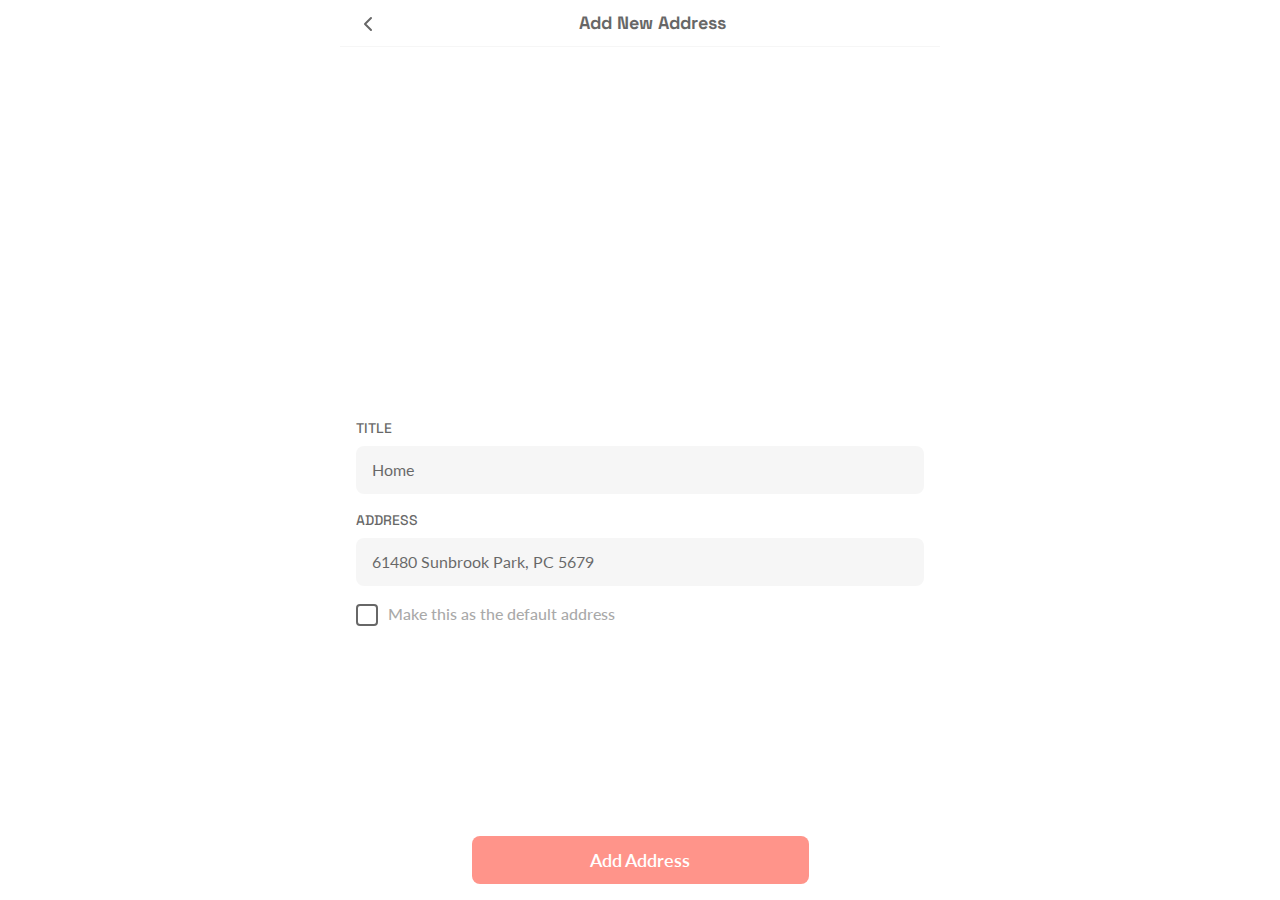
<file: add-address-screen.html>
<!DOCTYPE html>
<html lang="en">
<head>
	<meta charset="utf-8">
	<meta http-equiv="X-UA-Compatible" content="IE=edge">
	<meta name="viewport" content="width=device-width, initial-scale=1">
	<title>Zoop Retails Store</title>
	<link rel="icon" href="assets/images/favicon/icon.png">
	<link href="https://fonts.googleapis.com/css2?family=Space+Grotesk:wght@300;400;500;600;700&display=swap" rel="stylesheet">
	<link href="https://fonts.googleapis.com/css2?family=Lato:ital,wght@0,100;0,300;0,400;0,700;0,900;1,100;1,300;1,400;1,700;1,900&display=swap" rel="stylesheet">
	<link rel="stylesheet" href="assets/css/all.min.css">
	<link rel="stylesheet" href="assets/css/slick.css">
	<link rel="stylesheet" href="assets/css/bootstrap.min.css">
	<link rel="stylesheet" href="assets/css/style.css">
	<link rel="stylesheet" href="assets/css/media-query.css">
</head>
<body>
	<div class="site-content">
		<!-- Preloader Start -->
		<div class="loader-mask">
			<div class="circle">
			</div>
		</div>
		<!-- Preloader End -->
		<!-- Header Start -->
		<header id="top-header">
			<div class="container">
				<div class="top-header-full">
					<div class="back-btn">
						<a href="javascript:history.go(-1)">
							<svg width="24" height="24" viewBox="0 0 24 24" fill="none" xmlns="http://www.w3.org/2000/svg">
								<mask id="mask0_330_7385" style="mask-type:alpha" maskUnits="userSpaceOnUse" x="0" y="0" width="24" height="24">
									<rect width="24" height="24" fill="black"/>
								</mask>
								<g mask="url(#mask0_330_7385)">
									<path d="M15 18L9 12L15 6" stroke="black" stroke-width="2" stroke-linecap="round" stroke-linejoin="round"/>
								</g>
							</svg>
						</a>
					</div>
					<div class="header-title">
						<p>Add New Address</p>
					</div>
				</div>
			</div>
			<div class="navbar-boder"></div>
		</header>
		<!-- Header End -->
		<!-- Address Section Start -->
		<section id="add-new-address-screen">
			<div class="container">
				<h1 class="d-none">Address</h1>
				<h2 class="d-none">Add Address</h2>
				<div class="add-new-address-screen-full mt-32">
					<div class="map-section">
						<iframe src="https://www.google.com/maps/embed?pb=!1m16!1m12!1m3!1d3022.832392577118!2d-73.98823622342887!3d40.74371343567267!2m3!1f0!2f0!3f0!3m2!1i1024!2i768!4f13.1!2m1!1s71%20Madison%20Ave%2C%20New%20York%20-10013%20%2C%20USA!5e0!3m2!1sen!2sin!4v1693217771698!5m2!1sen!2sin" width="343" height="300" style="border:0;" allowfullscreen="" loading="lazy" referrerpolicy="no-referrer-when-downgrade"></iframe>
					</div>
					<div class="map-bottom-sec mt-32">
						<div class="map-bottom-sec-full">
							<form class="map-section-form">
								<div class="title-sec">
									<label for="title">title</label>
									<input type="text" value="Home" id="title" class="mt-8">
								</div>
								<div class="title-sec mt-16">
									<label for="address">Address</label>
									<input type="text" value="61480 Sunbrook Park, PC 5679" id="address" class="mt-8">
								</div>
								<div class="footer-checkbox-sec mt-16">
									<input class="checkbox-input-add" id="footer-checkbox" type="checkbox">
									<label for="footer-checkbox" class="footer-chec-txt1">Make this as the default address</label>
								</div>
							</form>
						</div>
					</div>
					<div class="add-address-btn">
						<a href="address-screen.html">Add Address</a>
					</div>
				</div>
			</div>
		</section>
		<!-- Address Section End -->
	</div>
	<script src="assets/js/jquery-min-3.6.0.js"></script>
	<script src="assets/js/slick.min.js"></script>
	<script src="assets/js/bootstrap.bundle.min.js"></script>
	<script src="assets/js/custom.js"></script>
</body>
</html>
</file>
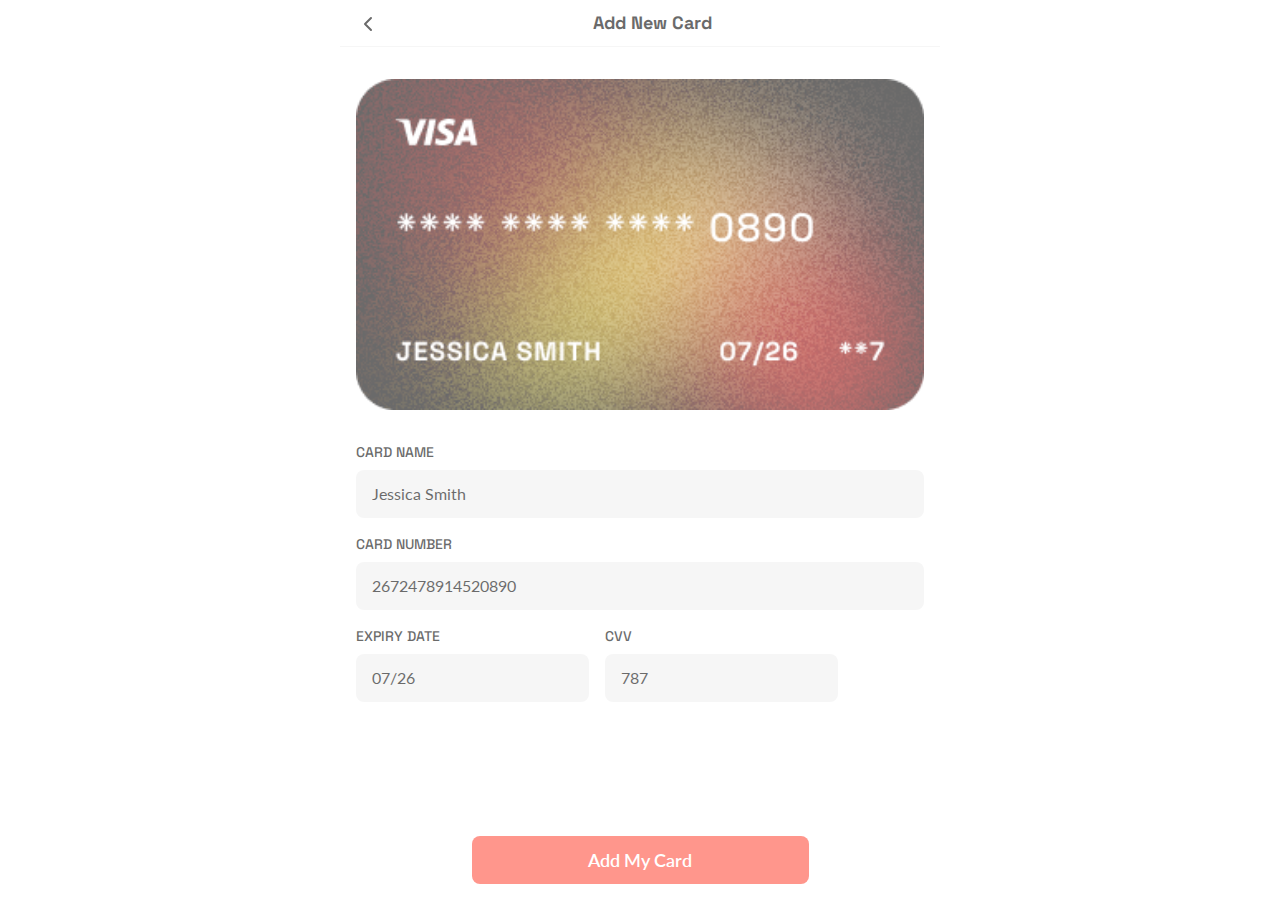
<file: add-new-card.html>
<!DOCTYPE html>
<html lang="en">
<head>
	<meta charset="utf-8">
	<meta http-equiv="X-UA-Compatible" content="IE=edge">
	<meta name="viewport" content="width=device-width, initial-scale=1">
	<title>Zoop Retails Store</title>
	<!-- <link rel="icon" href="assets/images/favicon/icon.png"> -->
	<link href="https://fonts.googleapis.com/css2?family=Space+Grotesk:wght@300;400;500;600;700&display=swap" rel="stylesheet">
	<link href="https://fonts.googleapis.com/css2?family=Lato:ital,wght@0,100;0,300;0,400;0,700;0,900;1,100;1,300;1,400;1,700;1,900&display=swap" rel="stylesheet">
	<link rel="stylesheet" href="assets/css/all.min.css">
	<link rel="stylesheet" href="assets/css/slick.css">
	<link rel="stylesheet" href="assets/css/bootstrap.min.css">
	<link rel="stylesheet" href="assets/css/style.css">
	<link rel="stylesheet" href="assets/css/media-query.css">
</head>
<body>
	<div class="site-content">
		<!-- Preloader Start -->
		<div class="loader-mask">
			<div class="circle">
			</div>
		</div>
		<!-- Preloader End -->
		<!-- Header Start -->
		<header id="top-header">
			<div class="container">
				<div class="top-header-full">
					<div class="back-btn">
						<a href="javascript:history.go(-1)">
							<svg width="24" height="24" viewBox="0 0 24 24" fill="none" xmlns="http://www.w3.org/2000/svg">
								<mask id="mask0_330_7385" style="mask-type:alpha" maskUnits="userSpaceOnUse" x="0" y="0" width="24" height="24">
									<rect width="24" height="24" fill="black"/>
								</mask>
								<g mask="url(#mask0_330_7385)">
									<path d="M15 18L9 12L15 6" stroke="black" stroke-width="2" stroke-linecap="round" stroke-linejoin="round"/>
								</g>
							</svg>
						</a>
					</div>
					<div class="header-title">
						<p>Add New Card</p>
					</div>
				</div>
			</div>
			<div class="navbar-boder"></div>
		</header>
		<!-- Header End -->
		<!-- Add New Card Screen Start -->
		<section id="add-newcard-screen">
			<h1 class="d-none">Add Card</h1>
			<div class="container">
				<div class="add-newcard-screen-full mt-32">
					<div class="new-card-first">
						<img src="assets/images/payment-icon/visa-img.png" alt="visa-img" class="img-fluid w-100" >	
					</div>
					<div class="new-card-second mt-32">
						<div class="map-bottom-sec-full">
							<form class="map-section-form">
								<div class="title-sec">
									<label for="title">Card Name</label>
									<input type="text" value="Jessica Smith" id="title" class="mt-8">
								</div>
								<div class="title-sec mt-16">
									<label for="address">Card NUMBER</label>
									<input type="number" value="2672478914520890" id="address" class="mt-8" autocomplete="off">
								</div>
								<div class="date-sec-card">
									<div class="title-sec mt-16 ">
										<label for="address">EXPIRY DATE</label>
										<input type="text" id="datepicker" autocomplete="off" value="07/26" class="mt-8">
									</div>
									<div class="title-sec mt-16 ">
										<label for="address">CVV</label>
										<input type="number" value="787" id="cvv" class="mt-8" autocomplete="off">
									</div>
								</div>
							</form>
						</div>
					</div>
					<div class="add-my-card-btn">
						<a href="payment-method.html">Add My Card</a>	
					</div>
				</div>
			</div>	
		</section>
		<!-- Add New Card Screen End -->
	</div>
	<script src="assets/js/jquery-min-3.6.0.js"></script>
	<script src="assets/js/slick.min.js"></script>
	<script src="assets/js/bootstrap.bundle.min.js"></script>
	<script src="assets/js/jquery-ui.min.js"></script>
	<script src="assets/js/datepicker.js"></script>
	<script src="assets/js/custom.js"></script>
</body>
</html>
</file>
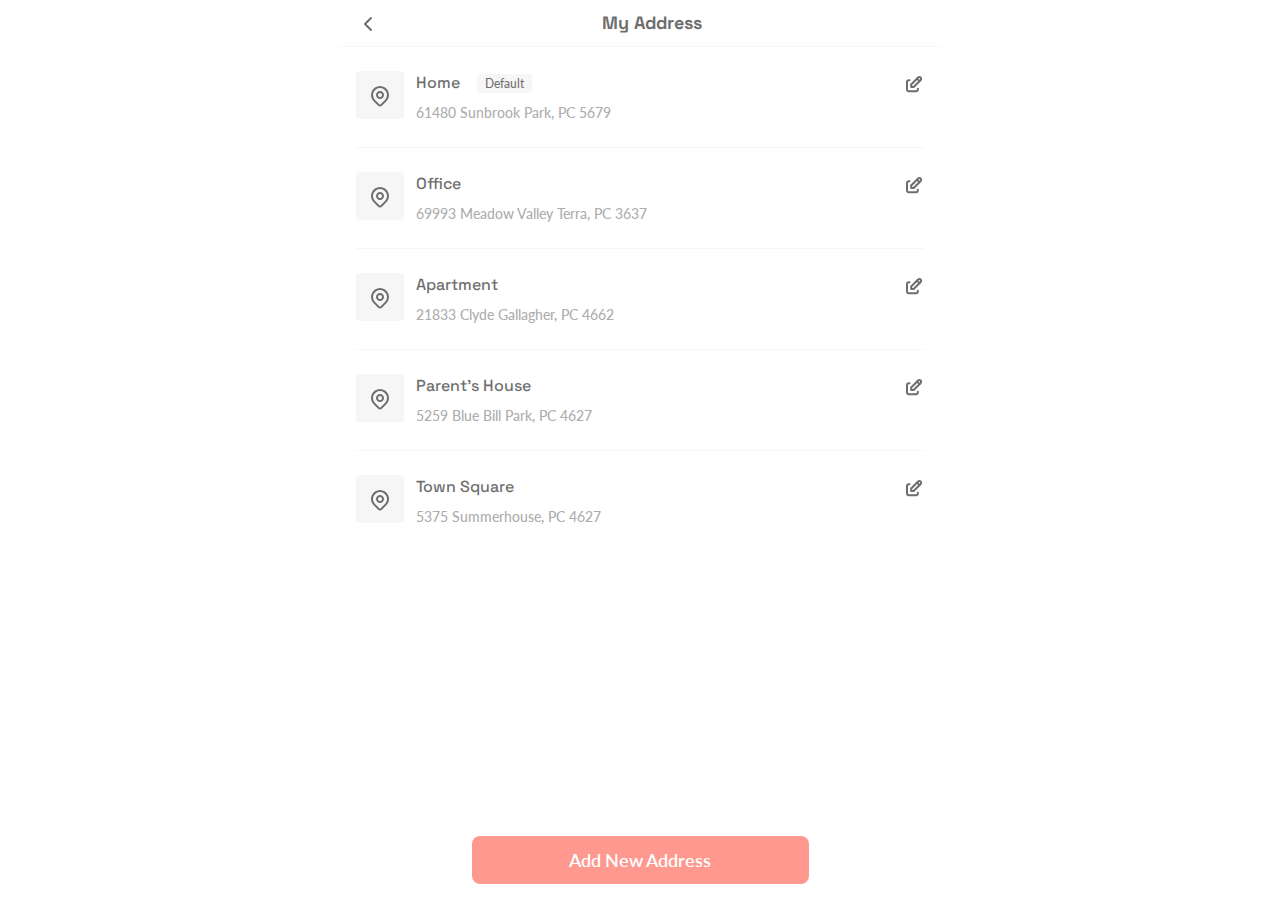
<file: address-screen.html>
<!DOCTYPE html>
<html lang="en">
<head>
	<meta charset="utf-8">
	<meta http-equiv="X-UA-Compatible" content="IE=edge">
	<meta name="viewport" content="width=device-width, initial-scale=1">
	<title>Zoop Retails Store</title>
	<link rel="icon" href="assets/images/favicon/icon.png">
	<link href="https://fonts.googleapis.com/css2?family=Space+Grotesk:wght@300;400;500;600;700&display=swap" rel="stylesheet">
	<link href="https://fonts.googleapis.com/css2?family=Lato:ital,wght@0,100;0,300;0,400;0,700;0,900;1,100;1,300;1,400;1,700;1,900&display=swap" rel="stylesheet">
	<link rel="stylesheet" href="assets/css/all.min.css">
	<link rel="stylesheet" href="assets/css/slick.css">
	<link rel="stylesheet" href="assets/css/bootstrap.min.css">
	<link rel="stylesheet" href="assets/css/style.css">
	<link rel="stylesheet" href="assets/css/media-query.css">
</head>
<body>
	<div class="site-content">
		<!-- Preloader Start -->
		<div class="loader-mask">
			<div class="circle">
			</div>
		</div>
		<!-- Preloader End -->
		<!-- Header Start -->
		<header id="top-header">
			<div class="container">
				<div class="top-header-full">
					<div class="back-btn">
						<a href="javascript:history.go(-1)">
							<svg width="24" height="24" viewBox="0 0 24 24" fill="none" xmlns="http://www.w3.org/2000/svg">
								<mask id="mask0_330_7385" style="mask-type:alpha" maskUnits="userSpaceOnUse" x="0" y="0" width="24" height="24">
									<rect width="24" height="24" fill="black"/>
								</mask>
								<g mask="url(#mask0_330_7385)">
									<path d="M15 18L9 12L15 6" stroke="black" stroke-width="2" stroke-linecap="round" stroke-linejoin="round"/>
								</g>
							</svg>
						</a>
					</div>
					<div class="header-title">
						<p>My Address</p>
					</div>
				</div>
			</div>
			<div class="navbar-boder"></div>
		</header>
		<!-- Header End -->
		<!-- Address Section Start -->
		<section id="address-screen">
			<div class="container">
				<h1 class="d-none">Address Screen</h1>
				<div class="address-screen-full">
					<div class="address-screen-wrapper">
						<div class="add-icon">
							<img src="assets/images/icons/location-icon.svg" alt="location-icon">
						</div>
						<div class="add-deatils">
							<div>
								<span class="add-deatils-txt1">Home</span>
								<span class="add-deatils-txt2">Default</span>
							</div>
							<p class="add-deatils-txt3">61480 Sunbrook Park, PC 5679</p>
						</div>
						<div class="add-edit-btn">
							<a href="add-address-screen.html">
								<img src="assets/images/icons/edit-icon.svg" alt="edit-icon">
							</a>
						</div>
					</div>
					<div class="address-screen-wrapper">
						<div class="add-icon">
							<img src="assets/images/icons/location-icon.svg" alt="location-icon">
						</div>
						<div class="add-deatils">
							<div>
								<span class="add-deatils-txt1">Office</span>
							</div>
							<p class="add-deatils-txt3">69993 Meadow Valley Terra, PC 3637</p>
						</div>
						<div class="add-edit-btn">
							<a href="add-address-screen.html">
								<img src="assets/images/icons/edit-icon.svg" alt="edit-icon">
							</a>
						</div>
					</div>
					<div class="address-screen-wrapper">
						<div class="add-icon">
							<img src="assets/images/icons/location-icon.svg" alt="location-icon">
						</div>
						<div class="add-deatils">
							<div>
								<span class="add-deatils-txt1">Apartment</span>
							</div>
							<p class="add-deatils-txt3">21833 Clyde Gallagher, PC 4662</p>
						</div>
						<div class="add-edit-btn">
							<a href="add-address-screen.html">
								<img src="assets/images/icons/edit-icon.svg" alt="edit-icon">
							</a>
						</div>
					</div>
					<div class="address-screen-wrapper">
						<div class="add-icon">
							<img src="assets/images/icons/location-icon.svg" alt="location-icon">
						</div>
						<div class="add-deatils">
							<div>
								<span class="add-deatils-txt1">Parent’s House</span>
							</div>
							<p class="add-deatils-txt3">5259 Blue Bill Park, PC 4627</p>
						</div>
						<div class="add-edit-btn">
							<a href="add-address-screen.html">
								<img src="assets/images/icons/edit-icon.svg" alt="edit-icon">
							</a>
						</div>
					</div>
					<div class="address-screen-wrapper">
						<div class="add-icon">
							<img src="assets/images/icons/location-icon.svg" alt="location-icon">
						</div>
						<div class="add-deatils">
							<div>
								<span class="add-deatils-txt1">Town Square</span>
							</div>
							<p class="add-deatils-txt3">5375 Summerhouse, PC 4627</p>
						</div>
						<div class="add-edit-btn">
							<a href="add-address-screen.html">
								<img src="assets/images/icons/edit-icon.svg" alt="edit-icon">
							</a>
						</div>
					</div>
					<div class="new-add-btn">
						<a href="add-address-screen.html">Add New Address</a>
					</div>
				</div>
			</div>	
		</section>
		<!-- Address Section End -->
	</div>
	<script src="assets/js/jquery-min-3.6.0.js"></script>
	<script src="assets/js/slick.min.js"></script>
	<script src="assets/js/bootstrap.bundle.min.js"></script>
	<script src="assets/js/custom.js"></script>
</body>
</html>
</file>
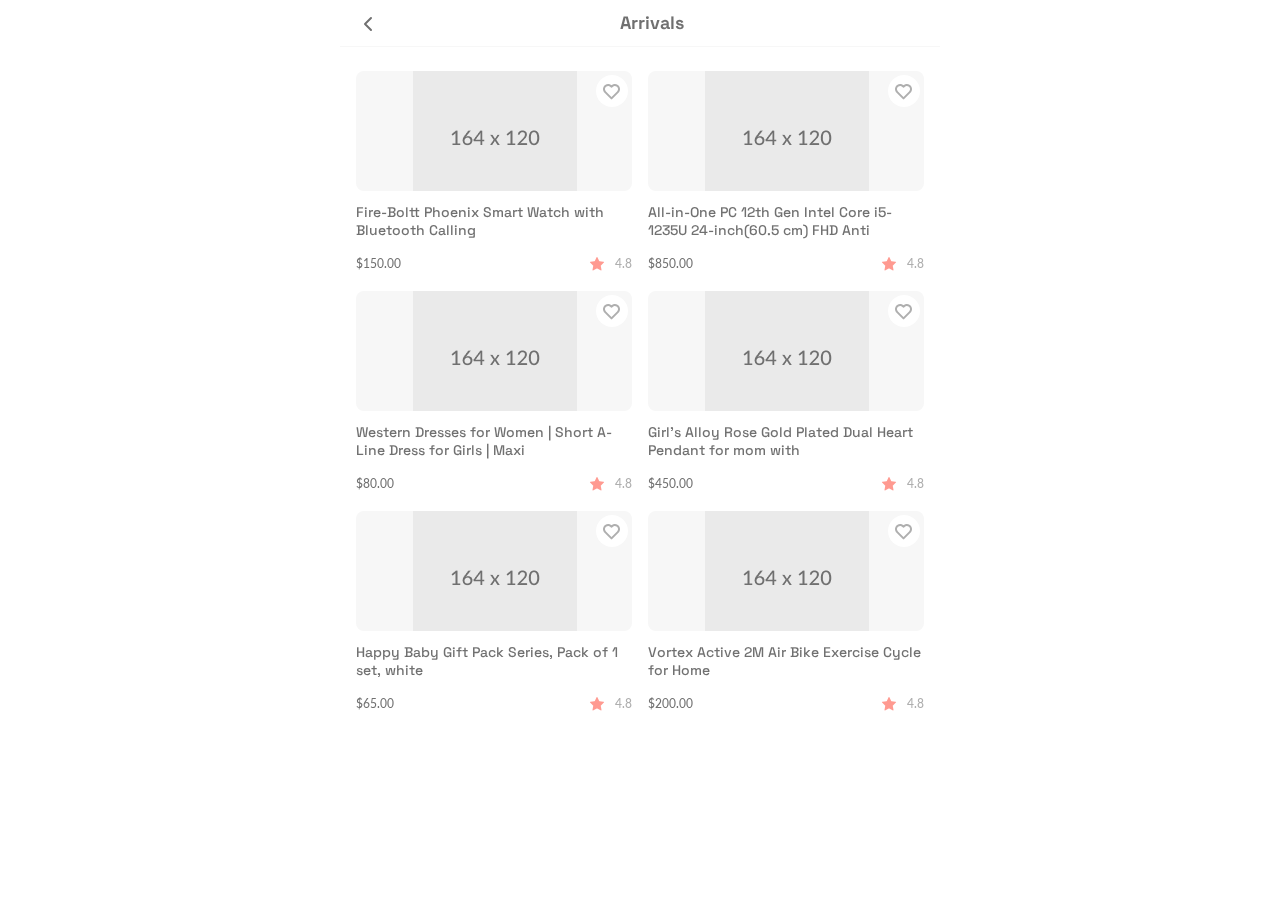
<file: arrivals.html>
<!DOCTYPE html>
<html lang="en">
<head>
	<meta charset="utf-8">
	<meta http-equiv="X-UA-Compatible" content="IE=edge">
	<meta name="viewport" content="width=device-width, initial-scale=1">
	<title>Zoop Retails Store</title>
	<link rel="icon" href="assets/images/favicon/icon.png">
	<link href="https://fonts.googleapis.com/css2?family=Space+Grotesk:wght@300;400;500;600;700&display=swap" rel="stylesheet">
	<link href="https://fonts.googleapis.com/css2?family=Lato:ital,wght@0,100;0,300;0,400;0,700;0,900;1,100;1,300;1,400;1,700;1,900&display=swap" rel="stylesheet">
	<link rel="stylesheet" href="assets/css/all.min.css">
	<link rel="stylesheet" href="assets/css/slick.css">
	<link rel="stylesheet" href="assets/css/bootstrap.min.css">
	<link rel="stylesheet" href="assets/css/pricing-slider.css">
	<link rel="stylesheet" href="assets/css/style.css">
	<link rel="stylesheet" href="assets/css/media-query.css">
</head>
<body>
	<div class="site-content">
		<!-- Preloader Start -->
		<div class="loader-mask">
			<div class="circle">
			</div>
		</div>
		<!-- Preloader End -->
		<!-- Header Start -->
		<header id="top-header">
			<div class="container">
				<div class="top-header-full">
					<div class="back-btn">
						<a href="javascript:history.go(-1)">
							<svg width="24" height="24" viewBox="0 0 24 24" fill="none" xmlns="http://www.w3.org/2000/svg">
								<mask id="mask0_330_7385" style="mask-type:alpha" maskUnits="userSpaceOnUse" x="0" y="0" width="24" height="24">
									<rect width="24" height="24" fill="black"/>
								</mask>
								<g mask="url(#mask0_330_7385)">
									<path d="M15 18L9 12L15 6" stroke="black" stroke-width="2" stroke-linecap="round" stroke-linejoin="round"/>
								</g>
							</svg>
						</a>
					</div>
					<div class="header-title">
						<p>Arrivals</p>
					</div>
				</div>
			</div>
			<div class="navbar-boder"></div>
		</header>
		<!-- Header End -->
		<!-- Best Seller Screen Start-->
		<section id="seller-screen">
			<h1 class="d-none">Best Seller Details</h1>
			<h2 class="d-none">Best Seller</h2>
			<div class="container">
				<div class="seller-screen-full">
					<div class="seller-bottom-sec mt-24">
						<div class="wishlist-wrapper-full">
							<div class="shoes-screen-wrapper best-seller-redirect">
								<div class="shoes-screen-top">
									<div class="shoes-img wishlist-img">
										<img src="assets/images/homescreen2/tab-1.png" alt="watch-img">
									</div>
									<div class="clothes-favourite">
										<a href="javascript:void(0);" class="item-bookmark" tabindex="-1">
											<img src="assets/images/icons/unfill-heart.svg" alt="unfill-heart">
										</a>
									</div>
								</div>
								<div class="shoes-screen-bottom">
									<div class="shoes-screen-bottom-full">
										<div class="shoes-screen-first">
											<h3>Fire-Boltt Phoenix Smart Watch with Bluetooth Calling </h3>
										</div>
										<div class="shoes-screen-second">
											<div class="cloth-txt1">
												<span>$150.00</span>
											</div>
											<div class="shoes-screen-second-full">
												<span class="cloth-star"><img src="assets/images/icons/orange-star.svg" alt="star-img"></span>
												<span class="cloth-txt2">4.8</span>
											</div>
										</div>
									</div>
								</div>
							</div>
							<div class="shoes-screen-wrapper best-seller-redirect">
								<div class="shoes-screen-top">
									<div class="shoes-img wishlist-img">
										<img src="assets/images/homescreen2/tab-2.png" alt="computer-img">
									</div>
									<div class="clothes-favourite">
										<a href="javascript:void(0);" class="item-bookmark" tabindex="-1">
											<img src="assets/images/icons/unfill-heart.svg" alt="unfill-heart">
										</a>
									</div>
								</div>
								<div class="shoes-screen-bottom">
									<div class="shoes-screen-bottom-full">
										<div class="shoes-screen-first">
											<h3>All-in-One PC 12th Gen Intel Core i5-1235U 24-inch(60.5 cm) FHD Anti </h3>
										</div>
										<div class="shoes-screen-second">
											<div class="cloth-txt1">
												<span>$850.00</span>
											</div>
											<div class="shoes-screen-second-full">
												<span class="cloth-star"><img src="assets/images/icons/orange-star.svg" alt="star-img"></span>
												<span class="cloth-txt2">4.8</span>
											</div>
										</div>
									</div>
								</div>
							</div>
							<div class="shoes-screen-wrapper best-seller-redirect">
								<div class="shoes-screen-top">
									<div class="shoes-img wishlist-img">
										<img src="assets/images/homescreen2/tab-3.png" alt="clothes-img">
									</div>
									<div class="clothes-favourite">
										<a href="javascript:void(0);" class="item-bookmark a" tabindex="-1">
											<img src="assets/images/icons/unfill-heart.svg" alt="unfill-heart">
										</a>
									</div>
								</div>
								<div class="shoes-screen-bottom">
									<div class="shoes-screen-bottom-full">
										<div class="shoes-screen-first">
											<h3>Western Dresses for Women | Short A-Line Dress for Girls | Maxi </h3>
										</div>
										<div class="shoes-screen-second">
											<div class="cloth-txt1">
												<span>$80.00</span>
											</div>
											<div class="shoes-screen-second-full">
												<span class="cloth-star"><img src="assets/images/icons/orange-star.svg" alt="star-img"></span>
												<span class="cloth-txt2">4.8</span>
											</div>
										</div>
									</div>
								</div>
							</div>
							<div class="shoes-screen-wrapper best-seller-redirect">
								<div class="shoes-screen-top">
									<div class="shoes-img wishlist-img">
										<img src="assets/images/homescreen2/tab-4.png" alt="watch-img">
									</div>
									<div class="clothes-favourite">
										<a href="javascript:void(0);" class="item-bookmark" tabindex="-1">
											<img src="assets/images/icons/unfill-heart.svg" alt="unfill-heart">
										</a>
									</div>
								</div>
								<div class="shoes-screen-bottom">
									<div class="shoes-screen-bottom-full">
										<div class="shoes-screen-first">
											<h3>Girl's Alloy Rose Gold Plated Dual Heart Pendant for mom with </h3>
										</div>
										<div class="shoes-screen-second">
											<div class="cloth-txt1">
												<span>$450.00</span>
											</div>
											<div class="shoes-screen-second-full">
												<span class="cloth-star"><img src="assets/images/icons/orange-star.svg" alt="star-img"></span>
												<span class="cloth-txt2">4.8</span>
											</div>
										</div>
									</div>
								</div>
							</div>
							<div class="shoes-screen-wrapper best-seller-redirect">
								<div class="shoes-screen-top">
									<div class="shoes-img wishlist-img">
										<img src="assets/images/homescreen2/tab-5.png" alt="cosmetic-img" >
									</div>
									<div class="clothes-favourite">
										<a href="javascript:void(0);" class="item-bookmark" tabindex="-1">
											<img src="assets/images/icons/unfill-heart.svg" alt="unfill-heart">
										</a>
									</div>
								</div>
								<div class="shoes-screen-bottom">
									<div class="shoes-screen-bottom-full">
										<div class="shoes-screen-first">
											<h3>Happy Baby Gift Pack Series, Pack of 1 set, white</h3>
										</div>
										<div class="shoes-screen-second">
											<div class="cloth-txt1">
												<span>$65.00</span>
											</div>
											<div class="shoes-screen-second-full">
												<span class="cloth-star"><img src="assets/images/icons/orange-star.svg" alt="star-img"></span>
												<span class="cloth-txt2">4.8</span>
											</div>
										</div>
									</div>
								</div>
							</div>
							<div class="shoes-screen-wrapper best-seller-redirect">
								<div class="shoes-screen-top">
									<div class="shoes-img wishlist-img">
										<img src="assets/images/homescreen2/tab-6.png" alt="electronic-img">
									</div>
									<div class="clothes-favourite">
										<a href="javascript:void(0);" class="item-bookmark" tabindex="-1">
											<img src="assets/images/icons/unfill-heart.svg" alt="unfill-heart">
										</a>
									</div>
								</div>
								<div class="shoes-screen-bottom">
									<div class="shoes-screen-bottom-full">
										<div class="shoes-screen-first">
											<h3>Vortex Active 2M Air Bike Exercise Cycle for Home</h3>
										</div>
										<div class="shoes-screen-second">
											<div class="cloth-txt1">
												<span>$200.00</span>
											</div>
											<div class="shoes-screen-second-full">
												<span class="cloth-star"><img src="assets/images/icons/orange-star.svg" alt="star-img"></span>
												<span class="cloth-txt2">4.8</span>
											</div>
										</div>
									</div>
								</div>
							</div>
						</div>
					</div>
				</div>
			</div>
		</section>	
		<!-- Best Seller Screen End-->
	</div>
	<script src="assets/js/jquery-min-3.6.0.js"></script>
	<script src="assets/js/slick.min.js"></script>
	<script src="assets/js/bootstrap.bundle.min.js"></script>
	<script src="assets/js/custom.js"></script>
</body>
</html>
</file>
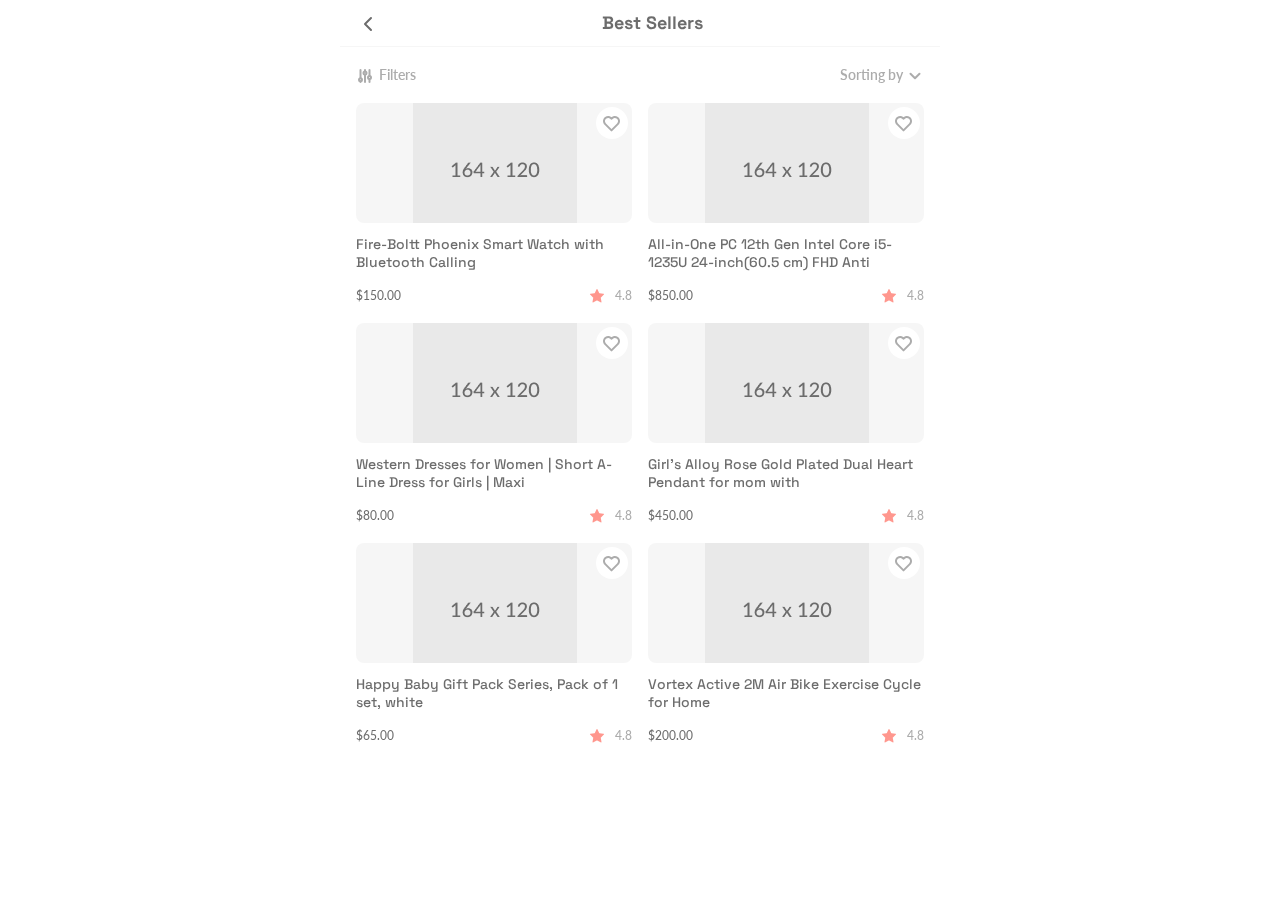
<file: best-seller-screen.html>
<!DOCTYPE html>
<html lang="en">
<head>
	<meta charset="utf-8">
	<meta http-equiv="X-UA-Compatible" content="IE=edge">
	<meta name="viewport" content="width=device-width, initial-scale=1">
	<title>Zoop Retails Store</title>
	<link rel="icon" href="assets/images/favicon/icon.png">
	<link href="https://fonts.googleapis.com/css2?family=Space+Grotesk:wght@300;400;500;600;700&display=swap" rel="stylesheet">
	<link href="https://fonts.googleapis.com/css2?family=Lato:ital,wght@0,100;0,300;0,400;0,700;0,900;1,100;1,300;1,400;1,700;1,900&display=swap" rel="stylesheet">
	<link rel="stylesheet" href="assets/css/all.min.css">
	<link rel="stylesheet" href="assets/css/slick.css">
	<link rel="stylesheet" href="assets/css/bootstrap.min.css">
	<link rel="stylesheet" href="assets/css/pricing-slider.css">
	<link rel="stylesheet" href="assets/css/style.css">
	<link rel="stylesheet" href="assets/css/media-query.css">
</head>
<body>
	<div class="site-content">
		<!-- Preloader Start -->
		<div class="loader-mask">
			<div class="circle">
			</div>
		</div>
		<!-- Preloader End -->
		<!-- Header Start -->
		<header id="top-header">
			<div class="container">
				<div class="top-header-full">
					<div class="back-btn">
						<a href="javascript:history.go(-1)">
							<svg width="24" height="24" viewBox="0 0 24 24" fill="none" xmlns="http://www.w3.org/2000/svg">
								<mask id="mask0_330_7385" style="mask-type:alpha" maskUnits="userSpaceOnUse" x="0" y="0" width="24" height="24">
									<rect width="24" height="24" fill="black"/>
								</mask>
								<g mask="url(#mask0_330_7385)">
									<path d="M15 18L9 12L15 6" stroke="black" stroke-width="2" stroke-linecap="round" stroke-linejoin="round"/>
								</g>
							</svg>
						</a>
					</div>
					<div class="header-title">
						<p>Best Sellers</p>
					</div>
				</div>
			</div>
			<div class="navbar-boder"></div>
		</header>
		<!-- Header End -->
		<!-- Best Seller Screen Start-->
		<section id="seller-screen">
			<h1 class="d-none">Best Seller Details</h1>
			<h2 class="d-none">Best Seller</h2>
			<div class="container">
				<div class="seller-screen-full">
					<div class="seller-top-sec mt-16">
						<div class="seller-top-sec-full">
							<div>
								<a href="filter-screen.html">
									<span class="seller-txt2">
										<svg width="18" height="18" viewBox="0 0 18 18" fill="none" xmlns="http://www.w3.org/2000/svg">
											<mask id="mask0_330_5010" style="mask-type:alpha" maskUnits="userSpaceOnUse" x="0" y="0" width="18" height="18">
												<rect width="18" height="18" fill="white"/>
											</mask>
											<g mask="url(#mask0_330_5010)">
												<path d="M12 10.5C12 11.3284 12.6716 12 13.5 12C14.3284 12 15 11.3284 15 10.5C15 9.67157 14.3284 9 13.5 9C12.6716 9 12 9.67157 12 10.5Z" stroke="#707070" stroke-width="2" stroke-linecap="round" stroke-linejoin="round"/>
												<path d="M13.5 3L13.5 9" stroke="#707070" stroke-width="2" stroke-linecap="round" stroke-linejoin="round"/>
												<path d="M13.5 12L13.5 15" stroke="#707070" stroke-width="2" stroke-linecap="round" stroke-linejoin="round"/>
												<path d="M7.5 6C7.5 6.82843 8.17157 7.5 9 7.5C9.82843 7.5 10.5 6.82843 10.5 6C10.5 5.17157 9.82843 4.5 9 4.5C8.17157 4.5 7.5 5.17157 7.5 6Z" stroke="#707070" stroke-width="2" stroke-linecap="round" stroke-linejoin="round"/>
												<path d="M9 3L9 4.5" stroke="#707070" stroke-width="2" stroke-linecap="round" stroke-linejoin="round"/>
												<path d="M9 7.5L9 15" stroke="#707070" stroke-width="2" stroke-linecap="round" stroke-linejoin="round"/>
												<path d="M3 12.75C3 13.5784 3.67157 14.25 4.5 14.25C5.32843 14.25 6 13.5784 6 12.75C6 11.9216 5.32843 11.25 4.5 11.25C3.67157 11.25 3 11.9216 3 12.75Z" stroke="#707070" stroke-width="2" stroke-linecap="round" stroke-linejoin="round"/>
												<path d="M4.5 3L4.5 11.25" stroke="#707070" stroke-width="2" stroke-linecap="round" stroke-linejoin="round"/>
												<path d="M4.5 14.25L4.5 15" stroke="#707070" stroke-width="2" stroke-linecap="round" stroke-linejoin="round"/>
											</g>
										</svg>
									</span>
									<span class="seller-txt1">Filters</span>
								</a>
							</div>
							<div>
								<a href="#checkout-modal-payment" data-bs-toggle="modal">
									<span class="seller-txt1">
										Sorting by
									</span>
									<span class="seller-txt2">
										<svg width="18" height="18" viewBox="0 0 18 18" fill="none" xmlns="http://www.w3.org/2000/svg">
											<mask id="mask0_330_5023" style="mask-type:alpha" maskUnits="userSpaceOnUse" x="0" y="0" width="18" height="18">
												<rect width="18" height="18" fill="white"/>
											</mask>
											<g mask="url(#mask0_330_5023)">
												<path d="M4.5 6.75L9 11.25L13.5 6.75" stroke="#707070" stroke-width="2" stroke-linecap="round" stroke-linejoin="round"/>
											</g>
										</svg>
									</span>
								</a>
							</div>
						</div>
					</div>
					<div class="seller-bottom-sec mt-16">
						<div class="wishlist-wrapper-full">
							<div class="shoes-screen-wrapper best-seller-redirect">
								<div class="shoes-screen-top">
									<div class="shoes-img wishlist-img">
										<img src="assets/images/homescreen2/tab-1.png" alt="watch-img">
									</div>
									<div class="clothes-favourite">
										<a href="javascript:void(0);" class="item-bookmark" tabindex="-1">
											<img src="assets/images/icons/unfill-heart.svg" alt="unfill-heart">
										</a>
									</div>
								</div>
								<div class="shoes-screen-bottom">
									<div class="shoes-screen-bottom-full">
										<div class="shoes-screen-first">
											<h3>Fire-Boltt Phoenix Smart Watch with Bluetooth Calling </h3>
										</div>
										<div class="shoes-screen-second">
											<div class="cloth-txt1">
												<span>$150.00</span>
											</div>
											<div class="shoes-screen-second-full">
												<span class="cloth-star"><img src="assets/images/icons/orange-star.svg" alt="star-img"></span>
												<span class="cloth-txt2">4.8</span>
											</div>
										</div>
									</div>
								</div>
							</div>
							<div class="shoes-screen-wrapper best-seller-redirect">
								<div class="shoes-screen-top">
									<div class="shoes-img wishlist-img">
										<img src="assets/images/homescreen2/tab-2.png" alt="computer-img">
									</div>
									<div class="clothes-favourite">
										<a href="javascript:void(0);" class="item-bookmark" tabindex="-1">
											<img src="assets/images/icons/unfill-heart.svg" alt="unfill-heart">
										</a>
									</div>
								</div>
								<div class="shoes-screen-bottom">
									<div class="shoes-screen-bottom-full">
										<div class="shoes-screen-first">
											<h3>All-in-One PC 12th Gen Intel Core i5-1235U 24-inch(60.5 cm) FHD Anti </h3>
										</div>
										<div class="shoes-screen-second">
											<div class="cloth-txt1">
												<span>$850.00</span>
											</div>
											<div class="shoes-screen-second-full">
												<span class="cloth-star"><img src="assets/images/icons/orange-star.svg" alt="star-img"></span>
												<span class="cloth-txt2">4.8</span>
											</div>
										</div>
									</div>
								</div>
							</div>
							<div class="shoes-screen-wrapper best-seller-redirect">
								<div class="shoes-screen-top">
									<div class="shoes-img wishlist-img">
										<img src="assets/images/homescreen2/tab-3.png" alt="clothes-img">
									</div>
									<div class="clothes-favourite">
										<a href="javascript:void(0);" class="item-bookmark a" tabindex="-1">
											<img src="assets/images/icons/unfill-heart.svg" alt="unfill-heart">
										</a>
									</div>
								</div>
								<div class="shoes-screen-bottom">
									<div class="shoes-screen-bottom-full">
										<div class="shoes-screen-first">
											<h3>Western Dresses for Women | Short A-Line Dress for Girls | Maxi </h3>
										</div>
										<div class="shoes-screen-second">
											<div class="cloth-txt1">
												<span>$80.00</span>
											</div>
											<div class="shoes-screen-second-full">
												<span class="cloth-star"><img src="assets/images/icons/orange-star.svg" alt="star-img"></span>
												<span class="cloth-txt2">4.8</span>
											</div>
										</div>
									</div>
								</div>
							</div>
							<div class="shoes-screen-wrapper best-seller-redirect">
								<div class="shoes-screen-top">
									<div class="shoes-img wishlist-img">
										<img src="assets/images/homescreen2/tab-4.png" alt="watch-img">
									</div>
									<div class="clothes-favourite">
										<a href="javascript:void(0);" class="item-bookmark" tabindex="-1">
											<img src="assets/images/icons/unfill-heart.svg" alt="unfill-heart">
										</a>
									</div>
								</div>
								<div class="shoes-screen-bottom">
									<div class="shoes-screen-bottom-full">
										<div class="shoes-screen-first">
											<h3>Girl's Alloy Rose Gold Plated Dual Heart Pendant for mom with </h3>
										</div>
										<div class="shoes-screen-second">
											<div class="cloth-txt1">
												<span>$450.00</span>
											</div>
											<div class="shoes-screen-second-full">
												<span class="cloth-star"><img src="assets/images/icons/orange-star.svg" alt="star-img"></span>
												<span class="cloth-txt2">4.8</span>
											</div>
										</div>
									</div>
								</div>
							</div>
							<div class="shoes-screen-wrapper best-seller-redirect">
								<div class="shoes-screen-top">
									<div class="shoes-img wishlist-img">
										<img src="assets/images/homescreen2/tab-5.png" alt="cosmetic-img" >
									</div>
									<div class="clothes-favourite">
										<a href="javascript:void(0);" class="item-bookmark" tabindex="-1">
											<img src="assets/images/icons/unfill-heart.svg" alt="unfill-heart">
										</a>
									</div>
								</div>
								<div class="shoes-screen-bottom">
									<div class="shoes-screen-bottom-full">
										<div class="shoes-screen-first">
											<h3>Happy Baby Gift Pack Series, Pack of 1 set, white</h3>
										</div>
										<div class="shoes-screen-second">
											<div class="cloth-txt1">
												<span>$65.00</span>
											</div>
											<div class="shoes-screen-second-full">
												<span class="cloth-star"><img src="assets/images/icons/orange-star.svg" alt="star-img"></span>
												<span class="cloth-txt2">4.8</span>
											</div>
										</div>
									</div>
								</div>
							</div>
							<div class="shoes-screen-wrapper best-seller-redirect">
								<div class="shoes-screen-top">
									<div class="shoes-img wishlist-img">
										<img src="assets/images/homescreen2/tab-6.png" alt="electronic-img">
									</div>
									<div class="clothes-favourite">
										<a href="javascript:void(0);" class="item-bookmark" tabindex="-1">
											<img src="assets/images/icons/unfill-heart.svg" alt="unfill-heart">
										</a>
									</div>
								</div>
								<div class="shoes-screen-bottom">
									<div class="shoes-screen-bottom-full">
										<div class="shoes-screen-first">
											<h3>Vortex Active 2M Air Bike Exercise Cycle for Home</h3>
										</div>
										<div class="shoes-screen-second">
											<div class="cloth-txt1">
												<span>$200.00</span>
											</div>
											<div class="shoes-screen-second-full">
												<span class="cloth-star"><img src="assets/images/icons/orange-star.svg" alt="star-img"></span>
												<span class="cloth-txt2">4.8</span>
											</div>
										</div>
									</div>
								</div>
							</div>
						</div>
					</div>
				</div>
			</div>
		</section>	
		<!-- Best Seller Screen End-->
		<!-- Best Seller Screen  Modal Start-->
		<div class="modal fade seller-modal" id="checkout-modal-payment"  tabindex="-1" aria-hidden="true">
			<div class="modal-dialog modal-dialog-centered">
				<div class="modal-content checkout-modal-content seller-content-modal">
					<div class="modal-body">
						<form>
							<div class="form-check border-bottom px-0 custom-radio">
								<input class="form-check-input" type="radio" name="Payment" id="Payment1" value="Payment1" checked>
								<label class="form-check-label checkout-modal-lbl-payment seller" for="Payment1">
									<span class="wallet-txt1">Best match</span>
								</label>
							</div>
							<div class="form-check border-bottom px-0 custom-radio">
								<input class="form-check-input" type="radio" name="Payment" id="Payment2" value="Payment2">
								<label class="form-check-label checkout-modal-lbl-payment" for="Payment2">
									<span class="wallet-txt1">Price: low to high</span>
								</label>
							</div>
							<div class="form-check border-bottom px-0 custom-radio">
								<input class="form-check-input" type="radio" name="Payment" id="Payment3" value="Payment3">
								<label class="form-check-label checkout-modal-lbl-payment" for="Payment3">
									<span class="wallet-txt1">Price: high to low</span>
								</label>
							</div>
							<div class="form-check border-bottom px-0 custom-radio">
								<input class="form-check-input" type="radio" name="Payment" id="Payment4" value="Payment4">
								<label class="form-check-label checkout-modal-lbl-payment" for="Payment4">
									<span class="wallet-txt1">Newest</span>
								</label>
							</div>
							<div class="form-check border-bottom px-0 custom-radio">
								<input class="form-check-input" type="radio" name="Payment" id="Payment5" value="Payment5">
								<label class="form-check-label checkout-modal-lbl-payment" for="Payment5">
									<span class="wallet-txt1">Customer rating</span>
								</label>
							</div>
							<div class="form-check border-bottom px-0 custom-radio">
								<input class="form-check-input" type="radio" name="Payment" id="Payment6" value="Payment6">
								<label class="form-check-label checkout-modal-lbl-payment seller2" for="Payment6">
									<span class="wallet-txt1">Most popular</span>
								</label>
							</div>
						</form>
					</div>
				</div>
			</div>
		</div>
		<!-- Best Seller Screen Modal End-->
	</div>
	<script src="assets/js/jquery-min-3.6.0.js"></script>
	<script src="assets/js/slick.min.js"></script>
	<script src="assets/js/bootstrap.bundle.min.js"></script>
	<script src="assets/js/custom.js"></script>
</body>
</html>
</file>
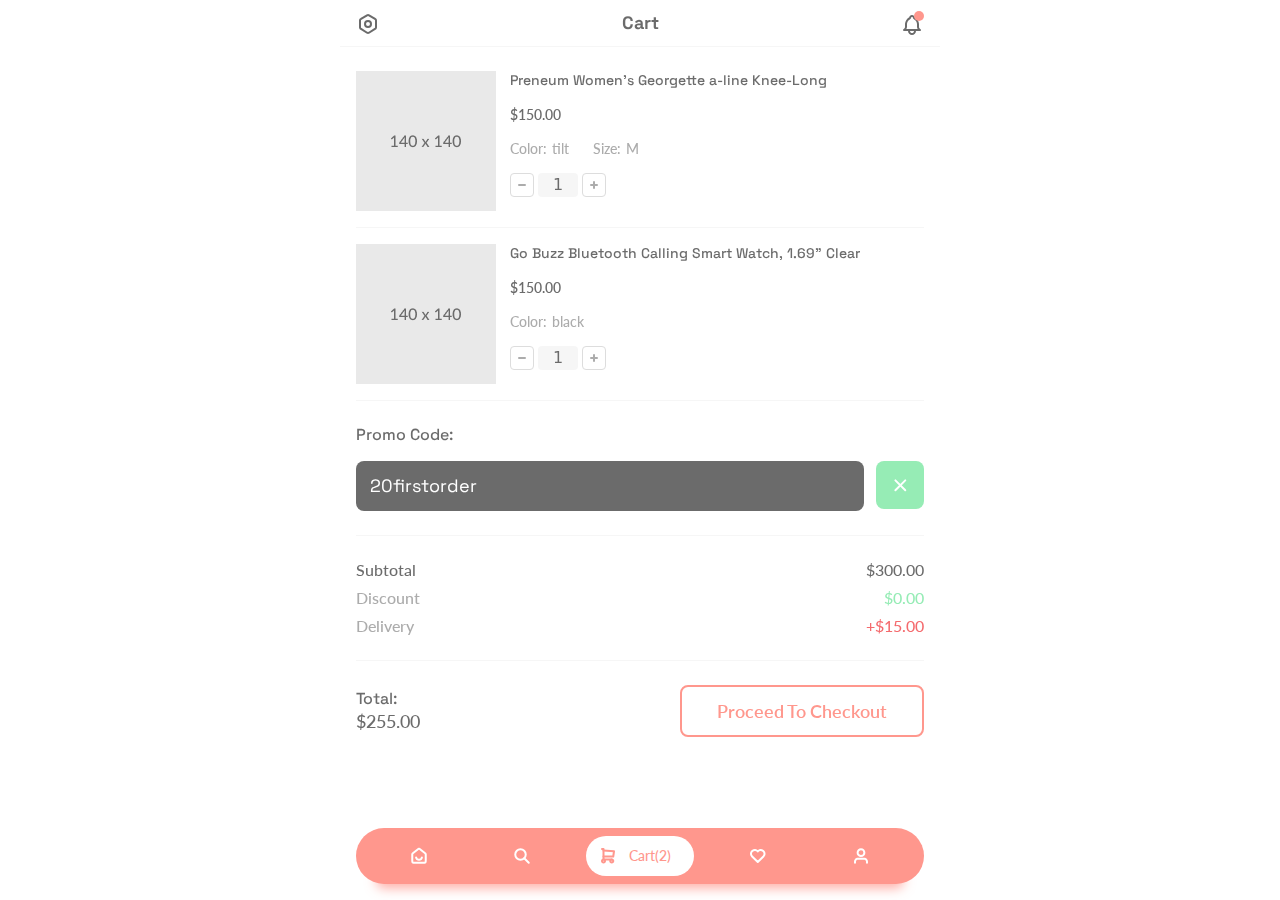
<file: cart-with-promocode.html>
<!DOCTYPE html>
<html lang="en">
  <head>
    <meta charset="utf-8" />
    <meta http-equiv="X-UA-Compatible" content="IE=edge" />
    <meta name="viewport" content="width=device-width, initial-scale=1" />
    <title>Zoop Retails Store</title>
    <link rel="icon" href="assets/images/favicon/icon.png" />
    <link
      href="https://fonts.googleapis.com/css2?family=Space+Grotesk:wght@300;400;500;600;700&display=swap"
      rel="stylesheet"
    />
    <link
      href="https://fonts.googleapis.com/css2?family=Lato:ital,wght@0,100;0,300;0,400;0,700;0,900;1,100;1,300;1,400;1,700;1,900&display=swap"
      rel="stylesheet"
    />
    <link rel="stylesheet" href="assets/css/all.min.css" />
    <link rel="stylesheet" href="assets/css/slick.css" />
    <link rel="stylesheet" href="assets/css/bootstrap.min.css" />
    <link rel="stylesheet" href="assets/css/style.css" />
    <link rel="stylesheet" href="assets/css/media-query.css" />
  </head>
  <body>
    <div class="site-content">
      <!-- Preloader Start -->
      <div class="loader-mask">
        <div class="circle"></div>
      </div>
      <!-- Preloader End -->
      <!-- Header Start -->
      <header id="top-navbar" class="top-navbar">
        <div class="container">
          <div class="top-navbar_full">
            <div class="back-btn">
              <a href="#offcanvasExample" data-bs-toggle="offcanvas">
                <svg width="24" height="24" viewBox="0 0 24 24" fill="none" xmlns="http://www.w3.org/2000/svg">
                  <mask
                    id="mask0_330_6477"
                    style="mask-type: alpha"
                    maskUnits="userSpaceOnUse"
                    x="0"
                    y="0"
                    width="24"
                    height="24"
                  >
                    <rect width="24" height="24" fill="white" />
                  </mask>
                  <g mask="url(#mask0_330_6477)">
                    <path
                      d="M19 6.87301C19.3062 7.04981 19.5601 7.30464 19.7358 7.61153C19.9115 7.91843 20.0026 8.26641 20 8.62001V15.156C19.9999 15.5127 19.9045 15.8628 19.7235 16.1701C19.5426 16.4775 19.2828 16.7309 18.971 16.904L12.971 20.737C12.674 20.902 12.3398 20.9885 12 20.9885C11.6602 20.9885 11.326 20.902 11.029 20.737L5.029 16.904C4.71736 16.7309 4.45763 16.4777 4.27671 16.1706C4.0958 15.8634 4.00026 15.5135 4 15.157V8.62001C4.00008 8.26337 4.09553 7.91323 4.27646 7.60589C4.45739 7.29854 4.71721 7.04516 5.029 6.87201L11.029 3.30001C11.3348 3.12978 11.679 3.04044 12.029 3.04044C12.379 3.04044 12.7232 3.12978 13.029 3.30001L19.029 6.87301H19V6.87301Z"
                      stroke="black"
                      stroke-width="2"
                      stroke-linecap="round"
                      stroke-linejoin="round"
                    />
                    <path
                      d="M12 15C13.6569 15 15 13.6569 15 12C15 10.3431 13.6569 9 12 9C10.3431 9 9 10.3431 9 12C9 13.6569 10.3431 15 12 15Z"
                      stroke="black"
                      stroke-width="2"
                      stroke-linecap="round"
                      stroke-linejoin="round"
                    />
                  </g>
                </svg>
              </a>
            </div>
            <div class="top-navbar-title">
              <p>Cart</p>
            </div>
            <div class="skip_btn notification-badge-btn">
              <a href="notification.html">
                <svg width="24" height="24" viewBox="0 0 24 24" fill="none" xmlns="http://www.w3.org/2000/svg">
                  <mask
                    id="mask0_330_3241"
                    style="mask-type: alpha"
                    maskUnits="userSpaceOnUse"
                    x="0"
                    y="0"
                    width="24"
                    height="24"
                  >
                    <rect width="24" height="24" fill="white" />
                  </mask>
                  <g mask="url(#mask0_330_3241)">
                    <path
                      d="M10 5C10 4.46957 10.2107 3.96086 10.5858 3.58579C10.9609 3.21071 11.4696 3 12 3C12.5304 3 13.0391 3.21071 13.4142 3.58579C13.7893 3.96086 14 4.46957 14 5C15.1484 5.54303 16.1274 6.38833 16.8321 7.4453C17.5367 8.50227 17.9404 9.73107 18 11V14C18.0753 14.6217 18.2954 15.2171 18.6428 15.7381C18.9902 16.2592 19.4551 16.6914 20 17H4C4.54494 16.6914 5.00981 16.2592 5.35719 15.7381C5.70457 15.2171 5.92474 14.6217 6 14V11C6.05956 9.73107 6.4633 8.50227 7.16795 7.4453C7.8726 6.38833 8.85159 5.54303 10 5"
                      stroke="black"
                      stroke-width="2"
                      stroke-linecap="round"
                      stroke-linejoin="round"
                    />
                    <path
                      d="M9 17V18C9 18.7956 9.31607 19.5587 9.87868 20.1213C10.4413 20.6839 11.2044 21 12 21C12.7956 21 13.5587 20.6839 14.1213 20.1213C14.6839 19.5587 15 18.7956 15 18V17"
                      stroke="black"
                      stroke-width="2"
                      stroke-linecap="round"
                      stroke-linejoin="round"
                    />
                  </g>
                </svg>
                <div class="notification-badge"></div>
              </a>
            </div>
          </div>
        </div>
        <div class="navbar-boder"></div>
      </header>
      <!-- Header End -->
      <!-- Without Promocode Section Start -->
      <section id="cart-without-promocode">
        <div class="container">
          <h1 class="d-none">Promocode Details</h1>
          <h2 class="d-none">Promocode</h2>
          <div class="cart-without-promocode-full">
            <div class="cart-without-promocode-first">
              <div class="cart-without-promocode-first-full">
                <div>
                  <div class="cart-without-img-sec">
                    <img src="assets/images/cart-without-promocode/clothes-1.png" alt="clothes-img" />
                  </div>
                </div>
                <div class="cart-without-content-sec">
                  <div class="cart-without-content-sec-full">
                    <p class="price-code-txt1">Preneum Women's Georgette a-line Knee-Long</p>
                    <p class="price-code-txt2">$150.00</p>
                    <div class="card-without-price-sec">
                      <div class="price-code-txt3">
                        <span>Color:</span>
                        <span>tilt</span>
                      </div>
                      <div class="price-code-txt3">
                        <span>Size:</span>
                        <span>M</span>
                      </div>
                    </div>
                    <div class="card-without-promocode-increment">
                      <div class="product-incre">
                        <a href="javascript:void(0)" class="product__minus sub">
                          <span>
                            <svg width="8" height="8" viewBox="0 0 8 2" fill="none" xmlns="http://www.w3.org/2000/svg">
                              <path
                                d="M1 1H7"
                                stroke="#707070"
                                stroke-width="2"
                                stroke-linecap="round"
                                stroke-linejoin="round"
                              ></path>
                            </svg>
                          </span>
                        </a>
                        <input name="quantity" type="text" class="product__input" value="1" />
                        <a href="javascript:void(0)" class="product__plus add">
                          <span>
                            <svg width="8" height="8" viewBox="0 0 8 8" fill="none" xmlns="http://www.w3.org/2000/svg">
                              <path
                                d="M1 4H7"
                                stroke="#707070"
                                stroke-width="2"
                                stroke-linecap="round"
                                stroke-linejoin="round"
                              ></path>
                              <path
                                d="M4 7V1"
                                stroke="#707070"
                                stroke-width="2"
                                stroke-linecap="round"
                                stroke-linejoin="round"
                              ></path>
                            </svg>
                          </span>
                        </a>
                      </div>
                    </div>
                  </div>
                </div>
              </div>
              <div class="cart-boder mt-16"></div>
            </div>
            <div class="cart-without-promocode-first mt-16">
              <div class="cart-without-promocode-first-full">
                <div>
                  <div class="cart-without-img-sec">
                    <img src="assets/images/cart-without-promocode/watch-1.png" alt="watch-img" />
                  </div>
                </div>
                <div class="cart-without-content-sec">
                  <div class="cart-without-content-sec-full">
                    <p class="price-code-txt1">Go Buzz Bluetooth Calling Smart Watch, 1.69” Clear</p>
                    <p class="price-code-txt2">$150.00</p>
                    <div class="card-without-price-sec">
                      <div class="price-code-txt3">
                        <span>Color:</span>
                        <span>black</span>
                      </div>
                    </div>
                    <div class="card-without-promocode-increment">
                      <div class="product-incre">
                        <a href="javascript:void(0)" class="product__minus sub">
                          <span>
                            <svg width="8" height="8" viewBox="0 0 8 2" fill="none" xmlns="http://www.w3.org/2000/svg">
                              <path
                                d="M1 1H7"
                                stroke="#707070"
                                stroke-width="2"
                                stroke-linecap="round"
                                stroke-linejoin="round"
                              ></path>
                            </svg>
                          </span>
                        </a>
                        <input name="quantity" type="text" class="product__input" value="1" />
                        <a href="javascript:void(0)" class="product__plus add">
                          <span>
                            <svg width="8" height="8" viewBox="0 0 8 8" fill="none" xmlns="http://www.w3.org/2000/svg">
                              <path
                                d="M1 4H7"
                                stroke="#707070"
                                stroke-width="2"
                                stroke-linecap="round"
                                stroke-linejoin="round"
                              ></path>
                              <path
                                d="M4 7V1"
                                stroke="#707070"
                                stroke-width="2"
                                stroke-linecap="round"
                                stroke-linejoin="round"
                              ></path>
                            </svg>
                          </span>
                        </a>
                      </div>
                    </div>
                  </div>
                </div>
              </div>
              <div class="cart-boder mt-16"></div>
            </div>
          </div>
          <div class="without-code-second">
            <div class="without-code-second-full">
              <p>Promo Code:</p>
              <div class="code-details mt-16">
                <div class="enter-code-promocode1">
                  <input type="text" value="20firstorder" />
                </div>
                <div class="code-plus-btn code-cancel-btn">
                  <a href="javascript:void(0)">
                    <svg width="24" height="24" viewBox="0 0 24 24" fill="none" xmlns="http://www.w3.org/2000/svg">
                      <mask
                        id="mask0_338_8002"
                        style="mask-type: alpha"
                        maskUnits="userSpaceOnUse"
                        x="0"
                        y="0"
                        width="24"
                        height="24"
                      >
                        <rect width="24" height="24" fill="white" />
                      </mask>
                      <g mask="url(#mask0_338_8002)">
                        <path
                          d="M17.2832 7.38359L7.38371 17.2831"
                          stroke="white"
                          stroke-width="2"
                          stroke-linecap="round"
                          stroke-linejoin="round"
                        />
                        <path
                          d="M7.38379 7.38359L17.2833 17.2831"
                          stroke="white"
                          stroke-width="2"
                          stroke-linecap="round"
                          stroke-linejoin="round"
                        />
                      </g>
                    </svg>
                  </a>
                </div>
              </div>
            </div>
            <div class="cart-boder mt-24"></div>
          </div>
          <div class="check-page-bottom mt-24">
            <div class="check-page-bottom-deatails">
              <div class="check-price-name1">
                <p>Subtotal</p>
              </div>
              <div class="check-price-list1">
                <p>$300.00</p>
              </div>
            </div>
            <div class="check-page-bottom-deatails mt-8">
              <div class="check-price-name">
                <p>Discount</p>
              </div>
              <div>
                <p class="col-green">$0.00</p>
              </div>
            </div>
            <div class="check-page-bottom-deatails mt-8">
              <div class="check-price-name">
                <p>Delivery</p>
              </div>
              <div>
                <p class="col-red">+$15.00</p>
              </div>
            </div>
            <div class="cart-boder mt-24"></div>
          </div>
          <div class="without-code-last mt-24">
            <div class="without-code-last-full">
              <div>
                <p class="total-txt">Total:</p>
                <p class="price-txt">$255.00</p>
              </div>
              <div class="proceed-to check-btn">
                <a href="checkout-screen.html">Proceed To Checkout</a>
              </div>
            </div>
          </div>
        </div>
      </section>
      <!-- Without Promocode Section End -->
      <!--SideBar Setting Menu -->
      <div class="menu-sidebar details">
        <div class="offcanvas offcanvas-start custom-offcanvas-noti" id="offcanvasExample">
          <div class="offcanvas-header custom-header-offcanva">
            <button type="button" class="btn-close text-reset" data-bs-dismiss="offcanvas" aria-label="Close"></button>
          </div>
          <div class="offcanvas-body">
            <div class="dropdown">
              <div class="setting-page-full">
                <div class="setting-page-wrapper">
                  <a href="homescreen-2.html">
                    <div class="setting-deatils">
                      <div class="setting-icon">
                        <svg width="24" height="24" viewBox="0 0 24 24" fill="none" xmlns="http://www.w3.org/2000/svg">
                          <mask
                            id="mask0_1_4844"
                            style="mask-type: alpha"
                            maskUnits="userSpaceOnUse"
                            x="0"
                            y="0"
                            width="24"
                            height="24"
                          >
                            <rect width="24" height="24" fill="white"></rect>
                          </mask>
                          <g mask="url(#mask0_1_4844)">
                            <path
                              d="M8.12602 14C8.57006 15.7252 10.1362 17 12 17C13.8638 17 15.4299 15.7252 15.874 14M11.0177 2.764L4.23539 8.03912C3.78202 8.39175 3.55534 8.56806 3.39203 8.78886C3.24737 8.98444 3.1396 9.20478 3.07403 9.43905C3 9.70352 3 9.9907 3 10.5651V17.8C3 18.9201 3 19.4801 3.21799 19.908C3.40973 20.2843 3.71569 20.5903 4.09202 20.782C4.51984 21 5.07989 21 6.2 21H17.8C18.9201 21 19.4802 21 19.908 20.782C20.2843 20.5903 20.5903 20.2843 20.782 19.908C21 19.4801 21 18.9201 21 17.8V10.5651C21 9.9907 21 9.70352 20.926 9.43905C20.8604 9.20478 20.7526 8.98444 20.608 8.78886C20.4447 8.56806 20.218 8.39175 19.7646 8.03913L12.9823 2.764C12.631 2.49075 12.4553 2.35412 12.2613 2.3016C12.0902 2.25526 11.9098 2.25526 11.7387 2.3016C11.5447 2.35412 11.369 2.49075 11.0177 2.764Z"
                              stroke="#FF4C3B"
                              stroke-width="2"
                              stroke-linecap="round"
                              stroke-linejoin="round"
                            ></path>
                          </g>
                        </svg>
                      </div>
                      <div class="icon-name">
                        <p>Homepage2</p>
                      </div>
                      <div class="icon-back-btn">
                        <svg width="24" height="24" viewBox="0 0 24 24" fill="none" xmlns="http://www.w3.org/2000/svg">
                          <mask style="mask-type: alpha" maskUnits="userSpaceOnUse" x="0" y="0" width="24" height="24">
                            <rect width="24" height="24" fill="white" />
                          </mask>
                          <g mask="url(#mask0_330_777)">
                            <path
                              d="M9 18L15 12L9 6"
                              stroke="black"
                              stroke-width="2"
                              stroke-linecap="round"
                              stroke-linejoin="round"
                            />
                          </g>
                        </svg>
                      </div>
                    </div>
                    <div class="setting-border mt-8"></div>
                  </a>
                  <a href="notification-option-screen.html" class="mt-8">
                    <div class="setting-deatils">
                      <div class="setting-icon">
                        <svg width="24" height="24" viewBox="0 0 24 24" fill="none" xmlns="http://www.w3.org/2000/svg">
                          <mask
                            id="mask0_330_782"
                            style="mask-type: alpha"
                            maskUnits="userSpaceOnUse"
                            x="0"
                            y="0"
                            width="24"
                            height="24"
                          >
                            <rect width="24" height="24" fill="white" />
                          </mask>
                          <g mask="url(#mask0_330_782)">
                            <path
                              d="M10 5C10 4.46957 10.2107 3.96086 10.5858 3.58579C10.9609 3.21071 11.4696 3 12 3C12.5304 3 13.0391 3.21071 13.4142 3.58579C13.7893 3.96086 14 4.46957 14 5C15.1484 5.54303 16.1274 6.38833 16.8321 7.4453C17.5367 8.50227 17.9404 9.73107 18 11V14C18.0753 14.6217 18.2954 15.2171 18.6428 15.7381C18.9902 16.2592 19.4551 16.6914 20 17H4C4.54494 16.6914 5.00981 16.2592 5.35719 15.7381C5.70457 15.2171 5.92474 14.6217 6 14V11C6.05956 9.73107 6.4633 8.50227 7.16795 7.4453C7.8726 6.38833 8.85159 5.54303 10 5"
                              stroke="#FF4C3B"
                              stroke-width="2"
                              stroke-linecap="round"
                              stroke-linejoin="round"
                            />
                            <path
                              d="M9 17V18C9 18.7956 9.31607 19.5587 9.87868 20.1213C10.4413 20.6839 11.2044 21 12 21C12.7956 21 13.5587 20.6839 14.1213 20.1213C14.6839 19.5587 15 18.7956 15 18V17"
                              stroke="#FF4C3B"
                              stroke-width="2"
                              stroke-linecap="round"
                              stroke-linejoin="round"
                            />
                          </g>
                        </svg>
                      </div>
                      <div class="icon-name">
                        <p>Notification Options</p>
                      </div>
                      <div class="icon-back-btn">
                        <svg width="24" height="24" viewBox="0 0 24 24" fill="none" xmlns="http://www.w3.org/2000/svg">
                          <mask style="mask-type: alpha" maskUnits="userSpaceOnUse" x="0" y="0" width="24" height="24">
                            <rect width="24" height="24" fill="white" />
                          </mask>
                          <g mask="url(#mask0_330_777)">
                            <path
                              d="M9 18L15 12L9 6"
                              stroke="black"
                              stroke-width="2"
                              stroke-linecap="round"
                              stroke-linejoin="round"
                            />
                          </g>
                        </svg>
                      </div>
                    </div>
                    <div class="setting-border mt-8"></div>
                  </a>
                  <a href="language-screen.html" class="mt-8">
                    <div class="setting-deatils">
                      <div class="setting-icon">
                        <svg width="24" height="24" viewBox="0 0 24 24" fill="none" xmlns="http://www.w3.org/2000/svg">
                          <mask
                            id="mask0_330_908"
                            style="mask-type: alpha"
                            maskUnits="userSpaceOnUse"
                            x="0"
                            y="0"
                            width="24"
                            height="24"
                          >
                            <rect width="24" height="24" fill="white" />
                          </mask>
                          <g mask="url(#mask0_330_908)">
                            <path
                              d="M3 7V5H16V7"
                              stroke="#FF4C3B"
                              stroke-width="2"
                              stroke-linecap="round"
                              stroke-linejoin="round"
                            />
                            <path
                              d="M10 5V19"
                              stroke="#FF4C3B"
                              stroke-width="2"
                              stroke-linecap="round"
                              stroke-linejoin="round"
                            />
                            <path
                              d="M12 19H8"
                              stroke="#FF4C3B"
                              stroke-width="2"
                              stroke-linecap="round"
                              stroke-linejoin="round"
                            />
                            <path
                              d="M15 13V12H21V13"
                              stroke="#FF4C3B"
                              stroke-width="2"
                              stroke-linecap="round"
                              stroke-linejoin="round"
                            />
                            <path
                              d="M18 12V19"
                              stroke="#FF4C3B"
                              stroke-width="2"
                              stroke-linecap="round"
                              stroke-linejoin="round"
                            />
                            <path
                              d="M17 19H19"
                              stroke="#FF4C3B"
                              stroke-width="2"
                              stroke-linecap="round"
                              stroke-linejoin="round"
                            />
                          </g>
                        </svg>
                      </div>
                      <div class="icon-name">
                        <p>Language</p>
                      </div>
                      <div class="icon-back-btn">
                        <svg width="24" height="24" viewBox="0 0 24 24" fill="none" xmlns="http://www.w3.org/2000/svg">
                          <mask style="mask-type: alpha" maskUnits="userSpaceOnUse" x="0" y="0" width="24" height="24">
                            <rect width="24" height="24" fill="white" />
                          </mask>
                          <g mask="url(#mask0_330_777)">
                            <path
                              d="M9 18L15 12L9 6"
                              stroke="black"
                              stroke-width="2"
                              stroke-linecap="round"
                              stroke-linejoin="round"
                            />
                          </g>
                        </svg>
                      </div>
                    </div>
                    <div class="setting-border mt-8"></div>
                  </a>
                  <a href="currency-screen.html" class="mt-8">
                    <div class="setting-deatils">
                      <div class="setting-icon">
                        <svg width="24" height="24" viewBox="0 0 24 24" fill="none" xmlns="http://www.w3.org/2000/svg">
                          <mask
                            id="mask0_330_895"
                            style="mask-type: alpha"
                            maskUnits="userSpaceOnUse"
                            x="0"
                            y="0"
                            width="24"
                            height="24"
                          >
                            <rect width="24" height="24" fill="white" />
                          </mask>
                          <g mask="url(#mask0_330_895)">
                            <path
                              d="M16.7 8C16.501 7.43524 16.1374 6.94297 15.6563 6.58654C15.1751 6.23011 14.5983 6.02583 14 6H10C9.20435 6 8.44129 6.31607 7.87868 6.87868C7.31607 7.44129 7 8.20435 7 9C7 9.79565 7.31607 10.5587 7.87868 11.1213C8.44129 11.6839 9.20435 12 10 12H14C14.7956 12 15.5587 12.3161 16.1213 12.8787C16.6839 13.4413 17 14.2044 17 15C17 15.7956 16.6839 16.5587 16.1213 17.1213C15.5587 17.6839 14.7956 18 14 18H10C9.40175 17.9742 8.82491 17.7699 8.34373 17.4135C7.86255 17.057 7.49905 16.5648 7.3 16"
                              stroke="#FF4C3B"
                              stroke-width="2"
                              stroke-linecap="round"
                              stroke-linejoin="round"
                            />
                            <path
                              d="M12 3V6M12 18V21"
                              stroke="#FF4C3B"
                              stroke-width="2"
                              stroke-linecap="round"
                              stroke-linejoin="round"
                            />
                          </g>
                        </svg>
                      </div>
                      <div class="icon-name">
                        <p>Currency</p>
                      </div>
                      <div class="icon-back-btn">
                        <svg width="24" height="24" viewBox="0 0 24 24" fill="none" xmlns="http://www.w3.org/2000/svg">
                          <mask style="mask-type: alpha" maskUnits="userSpaceOnUse" x="0" y="0" width="24" height="24">
                            <rect width="24" height="24" fill="white" />
                          </mask>
                          <g mask="url(#mask0_330_777)">
                            <path
                              d="M9 18L15 12L9 6"
                              stroke="black"
                              stroke-width="2"
                              stroke-linecap="round"
                              stroke-linejoin="round"
                            />
                          </g>
                        </svg>
                      </div>
                    </div>
                    <div class="setting-border mt-8"></div>
                  </a>
                  <a href="about-us-screen.html" class="mt-8">
                    <div class="setting-deatils">
                      <div class="setting-icon">
                        <svg width="24" height="24" viewBox="0 0 24 24" fill="none" xmlns="http://www.w3.org/2000/svg">
                          <mask
                            id="mask0_330_881"
                            style="mask-type: alpha"
                            maskUnits="userSpaceOnUse"
                            x="0"
                            y="0"
                            width="24"
                            height="24"
                          >
                            <rect width="24" height="24" fill="white" />
                          </mask>
                          <g mask="url(#mask0_330_881)">
                            <path
                              d="M12 21C16.9706 21 21 16.9706 21 12C21 7.02944 16.9706 3 12 3C7.02944 3 3 7.02944 3 12C3 16.9706 7.02944 21 12 21Z"
                              stroke="#FF4C3B"
                              stroke-width="2"
                              stroke-linecap="round"
                              stroke-linejoin="round"
                            />
                            <path
                              d="M12 8H12.01"
                              stroke="#FF4C3B"
                              stroke-width="2"
                              stroke-linecap="round"
                              stroke-linejoin="round"
                            />
                            <path
                              d="M11 12H12V16H13"
                              stroke="#FF4C3B"
                              stroke-width="2"
                              stroke-linecap="round"
                              stroke-linejoin="round"
                            />
                          </g>
                        </svg>
                      </div>
                      <div class="icon-name">
                        <p>About Us</p>
                      </div>
                      <div class="icon-back-btn">
                        <svg width="24" height="24" viewBox="0 0 24 24" fill="none" xmlns="http://www.w3.org/2000/svg">
                          <mask style="mask-type: alpha" maskUnits="userSpaceOnUse" x="0" y="0" width="24" height="24">
                            <rect width="24" height="24" fill="white" />
                          </mask>
                          <g mask="url(#mask0_330_777)">
                            <path
                              d="M9 18L15 12L9 6"
                              stroke="black"
                              stroke-width="2"
                              stroke-linecap="round"
                              stroke-linejoin="round"
                            />
                          </g>
                        </svg>
                      </div>
                    </div>
                    <div class="setting-border mt-8"></div>
                  </a>
                  <a href="privacy-screen.html" class="mt-8">
                    <div class="setting-deatils">
                      <div class="setting-icon">
                        <svg width="24" height="24" viewBox="0 0 24 24" fill="none" xmlns="http://www.w3.org/2000/svg">
                          <mask
                            id="mask0_330_867"
                            style="mask-type: alpha"
                            maskUnits="userSpaceOnUse"
                            x="0"
                            y="0"
                            width="24"
                            height="24"
                          >
                            <rect width="24" height="24" fill="white" />
                          </mask>
                          <g mask="url(#mask0_330_867)">
                            <path
                              d="M17 11H7C5.89543 11 5 11.8954 5 13V19C5 20.1046 5.89543 21 7 21H17C18.1046 21 19 20.1046 19 19V13C19 11.8954 18.1046 11 17 11Z"
                              stroke="#FF4C3B"
                              stroke-width="2"
                              stroke-linecap="round"
                              stroke-linejoin="round"
                            />
                            <path
                              d="M12 17C12.5523 17 13 16.5523 13 16C13 15.4477 12.5523 15 12 15C11.4477 15 11 15.4477 11 16C11 16.5523 11.4477 17 12 17Z"
                              stroke="#FF4C3B"
                              stroke-width="2"
                              stroke-linecap="round"
                              stroke-linejoin="round"
                            />
                            <path
                              d="M8 11V7C8 5.93913 8.42143 4.92172 9.17157 4.17157C9.92172 3.42143 10.9391 3 12 3C13.0609 3 14.0783 3.42143 14.8284 4.17157C15.5786 4.92172 16 5.93913 16 7V11"
                              stroke="#FF4C3B"
                              stroke-width="2"
                              stroke-linecap="round"
                              stroke-linejoin="round"
                            />
                          </g>
                        </svg>
                      </div>
                      <div class="icon-name">
                        <p>Privacy Policy</p>
                      </div>
                      <div class="icon-back-btn">
                        <svg width="24" height="24" viewBox="0 0 24 24" fill="none" xmlns="http://www.w3.org/2000/svg">
                          <mask style="mask-type: alpha" maskUnits="userSpaceOnUse" x="0" y="0" width="24" height="24">
                            <rect width="24" height="24" fill="white" />
                          </mask>
                          <g mask="url(#mask0_330_777)">
                            <path
                              d="M9 18L15 12L9 6"
                              stroke="black"
                              stroke-width="2"
                              stroke-linecap="round"
                              stroke-linejoin="round"
                            />
                          </g>
                        </svg>
                      </div>
                    </div>
                    <div class="setting-border mt-8"></div>
                  </a>
                  <a href="faq-section.html" class="mt-8">
                    <div class="setting-deatils">
                      <div class="setting-icon">
                        <svg width="24" height="24" viewBox="0 0 24 24" fill="none" xmlns="http://www.w3.org/2000/svg">
                          <mask
                            id="mask0_330_853"
                            style="mask-type: alpha"
                            maskUnits="userSpaceOnUse"
                            x="0"
                            y="0"
                            width="24"
                            height="24"
                          >
                            <rect width="24" height="24" fill="white" />
                          </mask>
                          <g mask="url(#mask0_330_853)">
                            <path
                              d="M12 21C16.9706 21 21 16.9706 21 12C21 7.02944 16.9706 3 12 3C7.02944 3 3 7.02944 3 12C3 16.9706 7.02944 21 12 21Z"
                              stroke="#FF4C3B"
                              stroke-width="2"
                              stroke-linecap="round"
                              stroke-linejoin="round"
                            />
                            <path
                              d="M12 17V17.01"
                              stroke="#FF4C3B"
                              stroke-width="2"
                              stroke-linecap="round"
                              stroke-linejoin="round"
                            />
                            <path
                              d="M12 13.5C11.9816 13.1754 12.0692 12.8535 12.2495 12.583C12.4299 12.3125 12.6933 12.1079 13 12C13.3759 11.8563 13.7132 11.6272 13.9856 11.331C14.2579 11.0347 14.4577 10.6792 14.5693 10.2926C14.6809 9.90595 14.7013 9.49869 14.6287 9.10286C14.5562 8.70704 14.3928 8.33345 14.1513 8.01151C13.9099 7.68958 13.597 7.42808 13.2373 7.24762C12.8776 7.06715 12.4809 6.97264 12.0785 6.97152C11.6761 6.97041 11.2789 7.06272 10.9182 7.24118C10.5576 7.41965 10.2432 7.67941 10 8"
                              stroke="#FF4C3B"
                              stroke-width="2"
                              stroke-linecap="round"
                              stroke-linejoin="round"
                            />
                          </g>
                        </svg>
                      </div>
                      <div class="icon-name">
                        <p>FAQs</p>
                      </div>
                      <div class="icon-back-btn">
                        <svg width="24" height="24" viewBox="0 0 24 24" fill="none" xmlns="http://www.w3.org/2000/svg">
                          <mask style="mask-type: alpha" maskUnits="userSpaceOnUse" x="0" y="0" width="24" height="24">
                            <rect width="24" height="24" fill="white" />
                          </mask>
                          <g mask="url(#mask0_330_777)">
                            <path
                              d="M9 18L15 12L9 6"
                              stroke="black"
                              stroke-width="2"
                              stroke-linecap="round"
                              stroke-linejoin="round"
                            />
                          </g>
                        </svg>
                      </div>
                    </div>
                    <div class="setting-border mt-8"></div>
                  </a>
                  <a href="feedback.html" class="mt-8">
                    <div class="setting-deatils">
                      <div class="setting-icon">
                        <svg width="24" height="24" viewBox="0 0 24 24" fill="none" xmlns="http://www.w3.org/2000/svg">
                          <mask
                            id="mask0_330_840"
                            style="mask-type: alpha"
                            maskUnits="userSpaceOnUse"
                            x="0"
                            y="0"
                            width="24"
                            height="24"
                          >
                            <rect width="24" height="24" fill="white" />
                          </mask>
                          <g mask="url(#mask0_330_840)">
                            <path
                              d="M4 20H8L18.5 9.5C19.0304 8.96956 19.3284 8.25014 19.3284 7.5C19.3284 6.74985 19.0304 6.03043 18.5 5.5C17.9696 4.96956 17.2501 4.67157 16.5 4.67157C15.7499 4.67157 15.0304 4.96956 14.5 5.5L4 16V20Z"
                              stroke="#FF4C3B"
                              stroke-width="2"
                              stroke-linecap="round"
                              stroke-linejoin="round"
                            />
                            <path
                              d="M13.5 6.5L17.5 10.5"
                              stroke="#FF4C3B"
                              stroke-width="2"
                              stroke-linecap="round"
                              stroke-linejoin="round"
                            />
                          </g>
                        </svg>
                      </div>
                      <div class="icon-name">
                        <p>Send Feedback</p>
                      </div>
                      <div class="icon-back-btn">
                        <svg width="24" height="24" viewBox="0 0 24 24" fill="none" xmlns="http://www.w3.org/2000/svg">
                          <mask style="mask-type: alpha" maskUnits="userSpaceOnUse" x="0" y="0" width="24" height="24">
                            <rect width="24" height="24" fill="white" />
                          </mask>
                          <g mask="url(#mask0_330_777)">
                            <path
                              d="M9 18L15 12L9 6"
                              stroke="black"
                              stroke-width="2"
                              stroke-linecap="round"
                              stroke-linejoin="round"
                            />
                          </g>
                        </svg>
                      </div>
                    </div>
                    <div class="setting-border mt-8"></div>
                  </a>
                  <a href="contact-us.html" class="mt-8">
                    <div class="setting-deatils">
                      <div class="setting-icon">
                        <svg width="24" height="24" viewBox="0 0 24 24" fill="none" xmlns="http://www.w3.org/2000/svg">
                          <mask
                            id="mask0_330_822"
                            style="mask-type: alpha"
                            maskUnits="userSpaceOnUse"
                            x="0"
                            y="0"
                            width="24"
                            height="24"
                          >
                            <rect width="24" height="24" fill="white" />
                          </mask>
                          <g mask="url(#mask0_330_822)">
                            <path
                              d="M4 3H6C6.26522 3 6.51957 3.10536 6.70711 3.29289C6.89464 3.48043 7 3.73478 7 4V6C7 6.26522 6.89464 6.51957 6.70711 6.70711C6.51957 6.89464 6.26522 7 6 7H4C3.73478 7 3.48043 6.89464 3.29289 6.70711C3.10536 6.51957 3 6.26522 3 6V4C3 3.73478 3.10536 3.48043 3.29289 3.29289C3.48043 3.10536 3.73478 3 4 3Z"
                              stroke="#FF4C3B"
                              stroke-width="2"
                              stroke-linecap="round"
                              stroke-linejoin="round"
                            />
                            <path
                              d="M18 3H20C20.2652 3 20.5196 3.10536 20.7071 3.29289C20.8946 3.48043 21 3.73478 21 4V6C21 6.26522 20.8946 6.51957 20.7071 6.70711C20.5196 6.89464 20.2652 7 20 7H18C17.7348 7 17.4804 6.89464 17.2929 6.70711C17.1054 6.51957 17 6.26522 17 6V4C17 3.73478 17.1054 3.48043 17.2929 3.29289C17.4804 3.10536 17.7348 3 18 3Z"
                              stroke="#FF4C3B"
                              stroke-width="2"
                              stroke-linecap="round"
                              stroke-linejoin="round"
                            />
                            <path
                              d="M11 3H13C13.2652 3 13.5196 3.10536 13.7071 3.29289C13.8946 3.48043 14 3.73478 14 4V6C14 6.26522 13.8946 6.51957 13.7071 6.70711C13.5196 6.89464 13.2652 7 13 7H11C10.7348 7 10.4804 6.89464 10.2929 6.70711C10.1054 6.51957 10 6.26522 10 6V4C10 3.73478 10.1054 3.48043 10.2929 3.29289C10.4804 3.10536 10.7348 3 11 3Z"
                              stroke="#FF4C3B"
                              stroke-width="2"
                              stroke-linecap="round"
                              stroke-linejoin="round"
                            />
                            <path
                              d="M4 10H6C6.26522 10 6.51957 10.1054 6.70711 10.2929C6.89464 10.4804 7 10.7348 7 11V13C7 13.2652 6.89464 13.5196 6.70711 13.7071C6.51957 13.8946 6.26522 14 6 14H4C3.73478 14 3.48043 13.8946 3.29289 13.7071C3.10536 13.5196 3 13.2652 3 13V11C3 10.7348 3.10536 10.4804 3.29289 10.2929C3.48043 10.1054 3.73478 10 4 10Z"
                              stroke="#FF4C3B"
                              stroke-width="2"
                              stroke-linecap="round"
                              stroke-linejoin="round"
                            />
                            <path
                              d="M18 10H20C20.2652 10 20.5196 10.1054 20.7071 10.2929C20.8946 10.4804 21 10.7348 21 11V13C21 13.2652 20.8946 13.5196 20.7071 13.7071C20.5196 13.8946 20.2652 14 20 14H18C17.7348 14 17.4804 13.8946 17.2929 13.7071C17.1054 13.5196 17 13.2652 17 13V11C17 10.7348 17.1054 10.4804 17.2929 10.2929C17.4804 10.1054 17.7348 10 18 10Z"
                              stroke="#FF4C3B"
                              stroke-width="2"
                              stroke-linecap="round"
                              stroke-linejoin="round"
                            />
                            <path
                              d="M11 10H13C13.2652 10 13.5196 10.1054 13.7071 10.2929C13.8946 10.4804 14 10.7348 14 11V13C14 13.2652 13.8946 13.5196 13.7071 13.7071C13.5196 13.8946 13.2652 14 13 14H11C10.7348 14 10.4804 13.8946 10.2929 13.7071C10.1054 13.5196 10 13.2652 10 13V11C10 10.7348 10.1054 10.4804 10.2929 10.2929C10.4804 10.1054 10.7348 10 11 10Z"
                              stroke="#FF4C3B"
                              stroke-width="2"
                              stroke-linecap="round"
                              stroke-linejoin="round"
                            />
                            <path
                              d="M11 17H13C13.2652 17 13.5196 17.1054 13.7071 17.2929C13.8946 17.4804 14 17.7348 14 18V20C14 20.2652 13.8946 20.5196 13.7071 20.7071C13.5196 20.8946 13.2652 21 13 21H11C10.7348 21 10.4804 20.8946 10.2929 20.7071C10.1054 20.5196 10 20.2652 10 20V18C10 17.7348 10.1054 17.4804 10.2929 17.2929C10.4804 17.1054 10.7348 17 11 17Z"
                              stroke="#FF4C3B"
                              stroke-width="2"
                              stroke-linecap="round"
                              stroke-linejoin="round"
                            />
                          </g>
                        </svg>
                      </div>
                      <div class="icon-name">
                        <p>Contact Us</p>
                      </div>
                      <div class="icon-back-btn">
                        <svg width="24" height="24" viewBox="0 0 24 24" fill="none" xmlns="http://www.w3.org/2000/svg">
                          <mask style="mask-type: alpha" maskUnits="userSpaceOnUse" x="0" y="0" width="24" height="24">
                            <rect width="24" height="24" fill="white" />
                          </mask>
                          <g mask="url(#mask0_330_777)">
                            <path
                              d="M9 18L15 12L9 6"
                              stroke="black"
                              stroke-width="2"
                              stroke-linecap="round"
                              stroke-linejoin="round"
                            />
                          </g>
                        </svg>
                      </div>
                    </div>
                    <div class="setting-border mt-8"></div>
                  </a>
                  <div class="setting-deatils mt-8">
                    <div class="setting-icon">
                      <svg width="24" height="24" viewBox="0 0 24 24" fill="none" xmlns="http://www.w3.org/2000/svg">
                        <mask
                          id="mask0_330_809"
                          style="mask-type: alpha"
                          maskUnits="userSpaceOnUse"
                          x="0"
                          y="0"
                          width="24"
                          height="24"
                        >
                          <rect width="24" height="24" fill="white" />
                        </mask>
                        <g mask="url(#mask0_330_809)">
                          <path
                            d="M12 14C13.1046 14 14 13.1046 14 12C14 10.8954 13.1046 10 12 10C10.8954 10 10 10.8954 10 12C10 13.1046 10.8954 14 12 14Z"
                            stroke="#FF4C3B"
                            stroke-width="2"
                            stroke-linecap="round"
                            stroke-linejoin="round"
                          />
                          <path
                            d="M22 12C19.333 16.667 16 19 12 19C8 19 4.667 16.667 2 12C4.667 7.333 8 5 12 5C16 5 19.333 7.333 22 12Z"
                            stroke="#FF4C3B"
                            stroke-width="2"
                            stroke-linecap="round"
                            stroke-linejoin="round"
                          />
                        </g>
                      </svg>
                    </div>
                    <div class="icon-name">
                      <p>Dark Mode</p>
                    </div>
                    <div class="icon-back-btn">
                      <div class="notification-option-switch">
                        <label class="switch">
                          <input type="checkbox" />
                          <span class="slider"></span>
                        </label>
                      </div>
                    </div>
                  </div>
                  <div class="setting-border mt-8"></div>
                  <a href="invite-friend.html" class="mt-8">
                    <div class="setting-deatils">
                      <div class="setting-icon">
                        <svg width="24" height="24" viewBox="0 0 24 24" fill="none" xmlns="http://www.w3.org/2000/svg">
                          <mask
                            id="mask0_330_795"
                            style="mask-type: alpha"
                            maskUnits="userSpaceOnUse"
                            x="0"
                            y="0"
                            width="24"
                            height="24"
                          >
                            <rect width="24" height="24" fill="white" />
                          </mask>
                          <g mask="url(#mask0_330_795)">
                            <path
                              d="M9 11C11.2091 11 13 9.20914 13 7C13 4.79086 11.2091 3 9 3C6.79086 3 5 4.79086 5 7C5 9.20914 6.79086 11 9 11Z"
                              stroke="#FF4C3B"
                              stroke-width="2"
                              stroke-linecap="round"
                              stroke-linejoin="round"
                            />
                            <path
                              d="M3 21V19C3 17.9391 3.42143 16.9217 4.17157 16.1716C4.92172 15.4214 5.93913 15 7 15H11C12.0609 15 13.0783 15.4214 13.8284 16.1716C14.5786 16.9217 15 17.9391 15 19V21"
                              stroke="#FF4C3B"
                              stroke-width="2"
                              stroke-linecap="round"
                              stroke-linejoin="round"
                            />
                            <path
                              d="M16 11H22M19 8V14"
                              stroke="#FF4C3B"
                              stroke-width="2"
                              stroke-linecap="round"
                              stroke-linejoin="round"
                            />
                          </g>
                        </svg>
                      </div>
                      <div class="icon-name">
                        <p>Invite Friends</p>
                      </div>
                      <div class="icon-back-btn">
                        <svg width="24" height="24" viewBox="0 0 24 24" fill="none" xmlns="http://www.w3.org/2000/svg">
                          <mask style="mask-type: alpha" maskUnits="userSpaceOnUse" x="0" y="0" width="24" height="24">
                            <rect width="24" height="24" fill="white" />
                          </mask>
                          <g mask="url(#mask0_330_777)">
                            <path
                              d="M9 18L15 12L9 6"
                              stroke="black"
                              stroke-width="2"
                              stroke-linecap="round"
                              stroke-linejoin="round"
                            />
                          </g>
                        </svg>
                      </div>
                    </div>
                  </a>
                </div>
              </div>
            </div>
          </div>
        </div>
        <div class="dark-overlay"></div>
      </div>
      <!--SideBar Setting Menu -->
      <!--Bottom TabBar Section Start -->
      <div class="bottom-tabbar">
        <div class="bottom-tabbar-full">
          <nav>
            <a href="index.html">
              <svg width="18" height="18" viewBox="0 0 18 18" fill="none" xmlns="http://www.w3.org/2000/svg">
                <mask
                  id="mask0_330_3221"
                  style="mask-type: alpha"
                  maskUnits="userSpaceOnUse"
                  x="0"
                  y="0"
                  width="18"
                  height="18"
                >
                  <rect width="18" height="18" fill="white" />
                </mask>
                <g mask="url(#mask0_330_3221)">
                  <path
                    d="M6.09451 10.5C6.42755 11.7939 7.60212 12.75 9 12.75C10.3979 12.75 11.5725 11.7939 11.9055 10.5M8.26327 2.073L3.17654 6.02934C2.83652 6.29381 2.6665 6.42604 2.54402 6.59164C2.43552 6.73833 2.3547 6.90359 2.30552 7.07929C2.25 7.27764 2.25 7.49302 2.25 7.92379V13.35C2.25 14.1901 2.25 14.6101 2.41349 14.931C2.5573 15.2132 2.78677 15.4427 3.06901 15.5865C3.38988 15.75 3.80992 15.75 4.65 15.75H13.35C14.1901 15.75 14.6101 15.75 14.931 15.5865C15.2132 15.4427 15.4427 15.2132 15.5865 14.931C15.75 14.6101 15.75 14.1901 15.75 13.35V7.92379C15.75 7.49302 15.75 7.27764 15.6945 7.07929C15.6453 6.90359 15.5645 6.73833 15.456 6.59164C15.3335 6.42604 15.1635 6.29381 14.8235 6.02934L9.73673 2.073C9.47324 1.86806 9.34149 1.76559 9.19601 1.7262C9.06765 1.69145 8.93235 1.69145 8.80399 1.7262C8.65851 1.76559 8.52677 1.86806 8.26327 2.073Z"
                    stroke="white"
                    stroke-width="2"
                    stroke-linecap="round"
                    stroke-linejoin="round"
                  />
                </g>
              </svg>
              <span> Home </span>
            </a>
            <a href="search-screen.html">
              <svg width="18" height="18" viewBox="0 0 18 18" fill="none" xmlns="http://www.w3.org/2000/svg">
                <mask
                  id="mask0_330_5977"
                  style="mask-type: alpha"
                  maskUnits="userSpaceOnUse"
                  x="0"
                  y="0"
                  width="18"
                  height="18"
                >
                  <rect width="18" height="18" fill="white" />
                </mask>
                <g mask="url(#mask0_330_5977)">
                  <path
                    d="M7.5 12.75C10.3995 12.75 12.75 10.3995 12.75 7.5C12.75 4.60051 10.3995 2.25 7.5 2.25C4.60051 2.25 2.25 4.60051 2.25 7.5C2.25 10.3995 4.60051 12.75 7.5 12.75Z"
                    stroke="white"
                    stroke-width="2"
                    stroke-linecap="round"
                    stroke-linejoin="round"
                  />
                  <path
                    d="M15.75 15.75L11.25 11.25"
                    stroke="white"
                    stroke-width="2"
                    stroke-linecap="round"
                    stroke-linejoin="round"
                  />
                </g>
              </svg>
              <span> Search </span>
            </a>
            <a href="cart-without-promocode.html" class="active">
              <svg width="18" height="18" viewBox="0 0 18 18" fill="none" xmlns="http://www.w3.org/2000/svg">
                <mask
                  id="mask0_330_5464"
                  style="mask-type: alpha"
                  maskUnits="userSpaceOnUse"
                  x="0"
                  y="0"
                  width="18"
                  height="18"
                >
                  <rect width="18" height="18" fill="white" />
                </mask>
                <g mask="url(#mask0_330_5464)">
                  <path
                    d="M3 14C3 14.3978 3.15804 14.7794 3.43934 15.0607C3.72064 15.342 4.10218 15.5 4.5 15.5C4.89782 15.5 5.27936 15.342 5.56066 15.0607C5.84196 14.7794 6 14.3978 6 14C6 13.6022 5.84196 13.2206 5.56066 12.9393C5.27936 12.658 4.89782 12.5 4.5 12.5C4.10218 12.5 3.72064 12.658 3.43934 12.9393C3.15804 13.2206 3 13.6022 3 14Z"
                    stroke="white"
                    stroke-width="2"
                    stroke-linecap="round"
                    stroke-linejoin="round"
                  />
                  <path
                    d="M11.25 14C11.25 14.3978 11.408 14.7794 11.6893 15.0607C11.9706 15.342 12.3522 15.5 12.75 15.5C13.1478 15.5 13.5294 15.342 13.8107 15.0607C14.092 14.7794 14.25 14.3978 14.25 14C14.25 13.6022 14.092 13.2206 13.8107 12.9393C13.5294 12.658 13.1478 12.5 12.75 12.5C12.3522 12.5 11.9706 12.658 11.6893 12.9393C11.408 13.2206 11.25 13.6022 11.25 14Z"
                    stroke="white"
                    stroke-width="2"
                    stroke-linecap="round"
                    stroke-linejoin="round"
                  />
                  <path
                    d="M12.75 12.5H4.5V2H3"
                    stroke="white"
                    stroke-width="2"
                    stroke-linecap="round"
                    stroke-linejoin="round"
                  />
                  <path
                    d="M4.5 3.5L15 4.25L14.25 9.5H4.5"
                    stroke="white"
                    stroke-width="2"
                    stroke-linecap="round"
                    stroke-linejoin="round"
                  />
                </g>
              </svg>
              <span> Cart(2) </span>
            </a>
            <a href="wishlist-screen.html">
              <svg width="18" height="18" viewBox="0 0 18 18" fill="none" xmlns="http://www.w3.org/2000/svg">
                <mask
                  id="mask0_330_5965"
                  style="mask-type: alpha"
                  maskUnits="userSpaceOnUse"
                  x="0"
                  y="0"
                  width="18"
                  height="18"
                >
                  <rect width="18" height="18" fill="white" />
                </mask>
                <g mask="url(#mask0_330_5965)">
                  <path
                    d="M14.3847 9.43755L8.75975 15.0086L3.13475 9.43755C2.76373 9.07652 2.47148 8.64257 2.27641 8.16303C2.08134 7.6835 1.98767 7.16877 2.0013 6.65126C2.01493 6.13374 2.13557 5.62466 2.35562 5.15606C2.57566 4.68746 2.89035 4.2695 3.27986 3.92849C3.66938 3.58748 4.12528 3.33082 4.61886 3.17467C5.11244 3.01851 5.633 2.96624 6.14777 3.02116C6.66255 3.07607 7.16037 3.23697 7.6099 3.49374C8.05944 3.7505 8.45093 4.09756 8.75975 4.51306C9.0699 4.10057 9.46185 3.75655 9.91107 3.50251C10.3603 3.24847 10.8571 3.08989 11.3704 3.0367C11.8838 2.9835 12.4026 3.03683 12.8943 3.19335C13.3861 3.34987 13.8403 3.60621 14.2284 3.94633C14.6166 4.28645 14.9303 4.70302 15.1501 5.16997C15.3698 5.63693 15.4908 6.14422 15.5055 6.66009C15.5202 7.17596 15.4282 7.6893 15.2353 8.16799C15.0425 8.64669 14.7529 9.08042 14.3847 9.44206"
                    stroke="white"
                    stroke-width="2"
                    stroke-linecap="round"
                    stroke-linejoin="round"
                  />
                </g>
              </svg>
              <span> Wishlist </span>
            </a>
            <a href="account-screen.html">
              <svg width="18" height="18" viewBox="0 0 18 18" fill="none" xmlns="http://www.w3.org/2000/svg">
                <mask
                  id="mask0_330_5961"
                  style="mask-type: alpha"
                  maskUnits="userSpaceOnUse"
                  x="0"
                  y="0"
                  width="18"
                  height="18"
                >
                  <rect width="18" height="18" fill="white" />
                </mask>
                <g mask="url(#mask0_330_5961)">
                  <path
                    d="M15 15.75C15 14.7033 15 14.18 14.8708 13.7541C14.58 12.7953 13.8297 12.045 12.8709 11.7542C12.445 11.625 11.9217 11.625 10.875 11.625H7.125C6.07833 11.625 5.55499 11.625 5.12914 11.7542C4.17034 12.045 3.42003 12.7953 3.12918 13.7541C3 14.18 3 14.7033 3 15.75M12.375 5.625C12.375 7.48896 10.864 9 9 9C7.13604 9 5.625 7.48896 5.625 5.625C5.625 3.76104 7.13604 2.25 9 2.25C10.864 2.25 12.375 3.76104 12.375 5.625Z"
                    stroke="white"
                    stroke-width="2"
                    stroke-linecap="round"
                    stroke-linejoin="round"
                  />
                </g>
              </svg>
              <span> Account </span>
            </a>
          </nav>
        </div>
      </div>
      <!--Bottom TabBar Section End -->
    </div>
    <script src="assets/js/jquery-min-3.6.0.js"></script>
    <script src="assets/js/slick.min.js"></script>
    <script src="assets/js/bootstrap.bundle.min.js"></script>
    <script src="assets/js/custom.js"></script>
  </body>
</html>
</file>
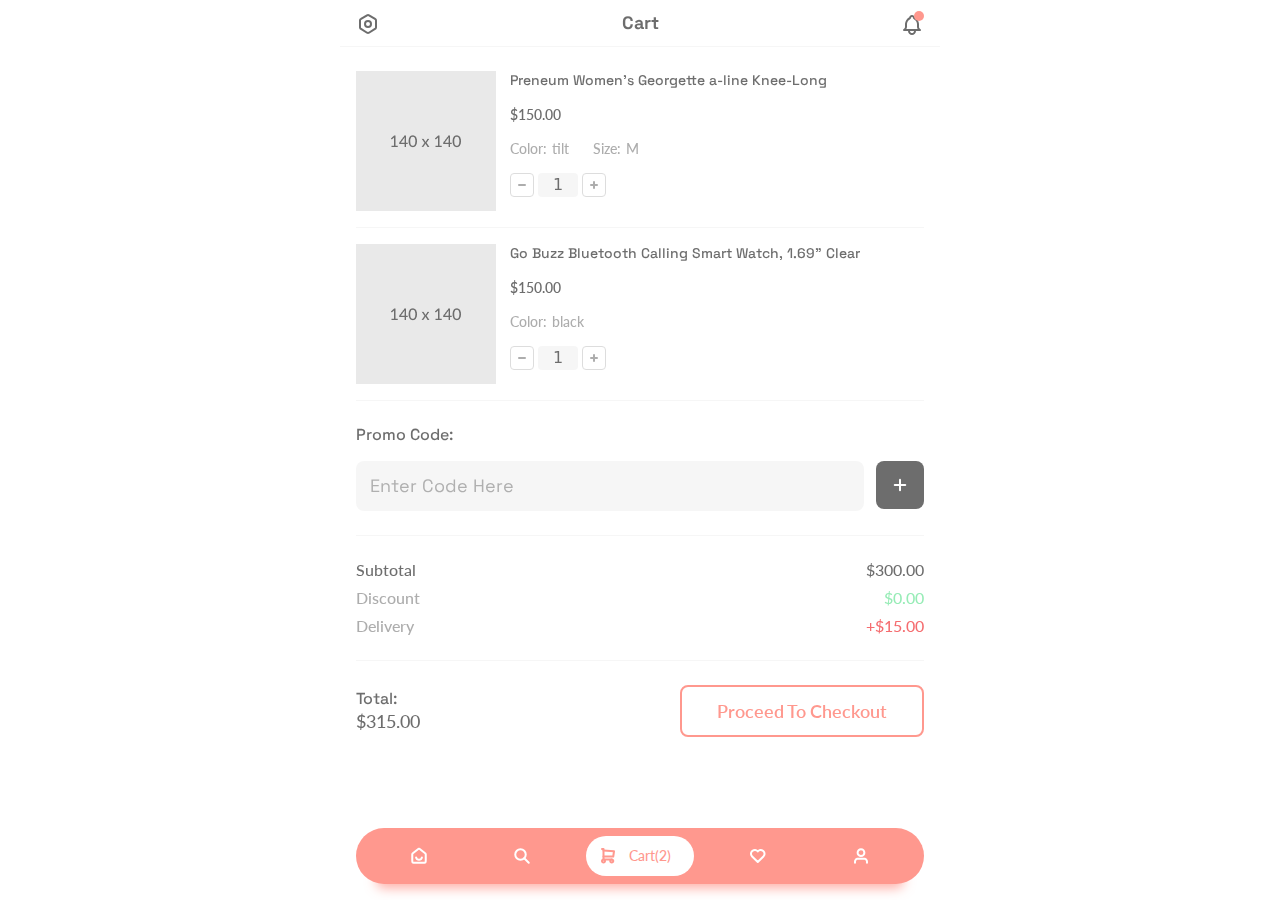
<file: cart-without-promocode.html>
<!DOCTYPE html>
<html lang="en">
  <head>
    <meta charset="utf-8" />
    <meta http-equiv="X-UA-Compatible" content="IE=edge" />
    <meta name="viewport" content="width=device-width, initial-scale=1" />
    <title>Zoop Retails Store</title>
    <link rel="icon" href="assets/images/favicon/icon.png" />
    <link
      href="https://fonts.googleapis.com/css2?family=Space+Grotesk:wght@300;400;500;600;700&display=swap"
      rel="stylesheet"
    />
    <link
      href="https://fonts.googleapis.com/css2?family=Lato:ital,wght@0,100;0,300;0,400;0,700;0,900;1,100;1,300;1,400;1,700;1,900&display=swap"
      rel="stylesheet"
    />
    <link rel="stylesheet" href="assets/css/all.min.css" />
    <link rel="stylesheet" href="assets/css/slick.css" />
    <link rel="stylesheet" href="assets/css/bootstrap.min.css" />
    <link rel="stylesheet" href="assets/css/style.css" />
    <link rel="stylesheet" href="assets/css/media-query.css" />
  </head>
  <body>
    <div class="site-content">
      <!-- Preloader Start -->
      <div class="loader-mask">
        <div class="circle"></div>
      </div>
      <!-- Preloader End -->
      <!-- Header Start -->
      <header id="top-navbar" class="top-navbar">
        <div class="container">
          <div class="top-navbar_full">
            <div class="back-btn">
              <a href="#offcanvasExample" data-bs-toggle="offcanvas">
                <svg width="24" height="24" viewBox="0 0 24 24" fill="none" xmlns="http://www.w3.org/2000/svg">
                  <mask
                    id="mask0_330_6477"
                    style="mask-type: alpha"
                    maskUnits="userSpaceOnUse"
                    x="0"
                    y="0"
                    width="24"
                    height="24"
                  >
                    <rect width="24" height="24" fill="white" />
                  </mask>
                  <g mask="url(#mask0_330_6477)">
                    <path
                      d="M19 6.87301C19.3062 7.04981 19.5601 7.30464 19.7358 7.61153C19.9115 7.91843 20.0026 8.26641 20 8.62001V15.156C19.9999 15.5127 19.9045 15.8628 19.7235 16.1701C19.5426 16.4775 19.2828 16.7309 18.971 16.904L12.971 20.737C12.674 20.902 12.3398 20.9885 12 20.9885C11.6602 20.9885 11.326 20.902 11.029 20.737L5.029 16.904C4.71736 16.7309 4.45763 16.4777 4.27671 16.1706C4.0958 15.8634 4.00026 15.5135 4 15.157V8.62001C4.00008 8.26337 4.09553 7.91323 4.27646 7.60589C4.45739 7.29854 4.71721 7.04516 5.029 6.87201L11.029 3.30001C11.3348 3.12978 11.679 3.04044 12.029 3.04044C12.379 3.04044 12.7232 3.12978 13.029 3.30001L19.029 6.87301H19V6.87301Z"
                      stroke="black"
                      stroke-width="2"
                      stroke-linecap="round"
                      stroke-linejoin="round"
                    />
                    <path
                      d="M12 15C13.6569 15 15 13.6569 15 12C15 10.3431 13.6569 9 12 9C10.3431 9 9 10.3431 9 12C9 13.6569 10.3431 15 12 15Z"
                      stroke="black"
                      stroke-width="2"
                      stroke-linecap="round"
                      stroke-linejoin="round"
                    />
                  </g>
                </svg>
              </a>
            </div>
            <div class="top-navbar-title">
              <p>Cart</p>
            </div>
            <div class="skip_btn notification-badge-btn">
              <a href="notification.html">
                <svg width="24" height="24" viewBox="0 0 24 24" fill="none" xmlns="http://www.w3.org/2000/svg">
                  <mask
                    id="mask0_330_3241"
                    style="mask-type: alpha"
                    maskUnits="userSpaceOnUse"
                    x="0"
                    y="0"
                    width="24"
                    height="24"
                  >
                    <rect width="24" height="24" fill="white" />
                  </mask>
                  <g mask="url(#mask0_330_3241)">
                    <path
                      d="M10 5C10 4.46957 10.2107 3.96086 10.5858 3.58579C10.9609 3.21071 11.4696 3 12 3C12.5304 3 13.0391 3.21071 13.4142 3.58579C13.7893 3.96086 14 4.46957 14 5C15.1484 5.54303 16.1274 6.38833 16.8321 7.4453C17.5367 8.50227 17.9404 9.73107 18 11V14C18.0753 14.6217 18.2954 15.2171 18.6428 15.7381C18.9902 16.2592 19.4551 16.6914 20 17H4C4.54494 16.6914 5.00981 16.2592 5.35719 15.7381C5.70457 15.2171 5.92474 14.6217 6 14V11C6.05956 9.73107 6.4633 8.50227 7.16795 7.4453C7.8726 6.38833 8.85159 5.54303 10 5"
                      stroke="black"
                      stroke-width="2"
                      stroke-linecap="round"
                      stroke-linejoin="round"
                    />
                    <path
                      d="M9 17V18C9 18.7956 9.31607 19.5587 9.87868 20.1213C10.4413 20.6839 11.2044 21 12 21C12.7956 21 13.5587 20.6839 14.1213 20.1213C14.6839 19.5587 15 18.7956 15 18V17"
                      stroke="black"
                      stroke-width="2"
                      stroke-linecap="round"
                      stroke-linejoin="round"
                    />
                  </g>
                </svg>
                <div class="notification-badge"></div>
              </a>
            </div>
          </div>
        </div>
        <div class="navbar-boder"></div>
      </header>
      <!-- Header End -->
      <!-- Without Promocode Section Start -->
      <section id="cart-without-promocode">
        <div class="container">
          <h1 class="d-none">Promocode Details</h1>
          <h2 class="d-none">Promocode</h2>
          <div class="cart-without-promocode-full">
            <div class="cart-without-promocode-first">
              <div class="cart-without-promocode-first-full">
                <div>
                  <div class="cart-without-img-sec">
                    <img src="assets/images/cart-without-promocode/clothes-1.png" alt="clothes-img" />
                  </div>
                </div>
                <div class="cart-without-content-sec">
                  <div class="cart-without-content-sec-full">
                    <p class="price-code-txt1">Preneum Women's Georgette a-line Knee-Long</p>
                    <p class="price-code-txt2">$150.00</p>
                    <div class="card-without-price-sec">
                      <div class="price-code-txt3">
                        <span>Color:</span>
                        <span>tilt</span>
                      </div>
                      <div class="price-code-txt3">
                        <span>Size:</span>
                        <span>M</span>
                      </div>
                    </div>
                    <div class="card-without-promocode-increment">
                      <div class="product-incre">
                        <a href="javascript:void(0)" class="product__minus sub">
                          <span>
                            <svg width="8" height="8" viewBox="0 0 8 2" fill="none" xmlns="http://www.w3.org/2000/svg">
                              <path
                                d="M1 1H7"
                                stroke="#707070"
                                stroke-width="2"
                                stroke-linecap="round"
                                stroke-linejoin="round"
                              ></path>
                            </svg>
                          </span>
                        </a>
                        <input name="quantity" type="text" class="product__input" value="1" />
                        <a href="javascript:void(0)" class="product__plus add">
                          <span>
                            <svg width="8" height="8" viewBox="0 0 8 8" fill="none" xmlns="http://www.w3.org/2000/svg">
                              <path
                                d="M1 4H7"
                                stroke="#707070"
                                stroke-width="2"
                                stroke-linecap="round"
                                stroke-linejoin="round"
                              ></path>
                              <path
                                d="M4 7V1"
                                stroke="#707070"
                                stroke-width="2"
                                stroke-linecap="round"
                                stroke-linejoin="round"
                              ></path>
                            </svg>
                          </span>
                        </a>
                      </div>
                    </div>
                  </div>
                </div>
              </div>
              <div class="cart-boder mt-16"></div>
            </div>
            <div class="cart-without-promocode-first mt-16">
              <div class="cart-without-promocode-first-full">
                <div>
                  <div class="cart-without-img-sec">
                    <img src="assets/images/cart-without-promocode/watch-1.png" alt="watch-img" />
                  </div>
                </div>
                <div class="cart-without-content-sec">
                  <div class="cart-without-content-sec-full">
                    <p class="price-code-txt1">Go Buzz Bluetooth Calling Smart Watch, 1.69” Clear</p>
                    <p class="price-code-txt2">$150.00</p>
                    <div class="card-without-price-sec">
                      <div class="price-code-txt3">
                        <span>Color:</span>
                        <span>black</span>
                      </div>
                    </div>
                    <div class="card-without-promocode-increment">
                      <div class="product-incre">
                        <a href="javascript:void(0)" class="product__minus sub">
                          <span>
                            <svg width="8" height="8" viewBox="0 0 8 2" fill="none" xmlns="http://www.w3.org/2000/svg">
                              <path
                                d="M1 1H7"
                                stroke="#707070"
                                stroke-width="2"
                                stroke-linecap="round"
                                stroke-linejoin="round"
                              ></path>
                            </svg>
                          </span>
                        </a>
                        <input name="quantity" type="text" class="product__input" value="1" />
                        <a href="javascript:void(0)" class="product__plus add">
                          <span>
                            <svg width="8" height="8" viewBox="0 0 8 8" fill="none" xmlns="http://www.w3.org/2000/svg">
                              <path
                                d="M1 4H7"
                                stroke="#707070"
                                stroke-width="2"
                                stroke-linecap="round"
                                stroke-linejoin="round"
                              ></path>
                              <path
                                d="M4 7V1"
                                stroke="#707070"
                                stroke-width="2"
                                stroke-linecap="round"
                                stroke-linejoin="round"
                              ></path>
                            </svg>
                          </span>
                        </a>
                      </div>
                    </div>
                  </div>
                </div>
              </div>
              <div class="cart-boder mt-16"></div>
            </div>
          </div>
          <div class="without-code-second">
            <div class="without-code-second-full">
              <p>Promo Code:</p>
              <div class="code-details mt-16">
                <div class="enter-code-promocode">
                  <input type="text" placeholder="Enter Code Here" />
                </div>
                <div class="code-plus-btn">
                  <a href="promocode.html">
                    <svg width="18" height="18" viewBox="0 0 18 18" fill="none" xmlns="http://www.w3.org/2000/svg">
                      <mask
                        id="mask0_330_6097"
                        style="mask-type: alpha"
                        maskUnits="userSpaceOnUse"
                        x="0"
                        y="0"
                        width="18"
                        height="18"
                      >
                        <rect width="18" height="18" fill="white"></rect>
                      </mask>
                      <g mask="url(#mask0_330_6097)">
                        <path
                          d="M9 3.75V14.25"
                          stroke="white"
                          stroke-width="2"
                          stroke-linecap="round"
                          stroke-linejoin="round"
                        ></path>
                        <path
                          d="M3.75 9H14.25"
                          stroke="white"
                          stroke-width="2"
                          stroke-linecap="round"
                          stroke-linejoin="round"
                        ></path>
                      </g>
                    </svg>
                  </a>
                </div>
              </div>
            </div>
            <div class="cart-boder mt-24"></div>
          </div>
          <div class="check-page-bottom mt-24">
            <div class="check-page-bottom-deatails">
              <div class="check-price-name1">
                <p>Subtotal</p>
              </div>
              <div class="check-price-list1">
                <p>$300.00</p>
              </div>
            </div>
            <div class="check-page-bottom-deatails mt-8">
              <div class="check-price-name">
                <p>Discount</p>
              </div>
              <div>
                <p class="col-green">$0.00</p>
              </div>
            </div>
            <div class="check-page-bottom-deatails mt-8">
              <div class="check-price-name">
                <p>Delivery</p>
              </div>
              <div>
                <p class="col-red">+$15.00</p>
              </div>
            </div>
            <div class="cart-boder mt-24"></div>
          </div>
          <div class="without-code-last mt-24">
            <div class="without-code-last-full">
              <div>
                <p class="total-txt">Total:</p>
                <p class="price-txt">$315.00</p>
              </div>
              <div class="proceed-to check-btn">
                <a href="checkout-screen.html">Proceed To Checkout</a>
              </div>
            </div>
          </div>
        </div>
      </section>
      <!-- Without Promocode Section End -->
      <!--SideBar Setting Menu -->
      <div class="menu-sidebar details">
        <div class="offcanvas offcanvas-start custom-offcanvas-noti" id="offcanvasExample">
          <div class="offcanvas-header custom-header-offcanva">
            <button type="button" class="btn-close text-reset" data-bs-dismiss="offcanvas" aria-label="Close"></button>
          </div>
          <div class="offcanvas-body">
            <div class="dropdown">
              <div class="setting-page-full">
                <div class="setting-page-wrapper">
                  <a href="homescreen-2.html">
                    <div class="setting-deatils">
                      <div class="setting-icon">
                        <svg width="24" height="24" viewBox="0 0 24 24" fill="none" xmlns="http://www.w3.org/2000/svg">
                          <mask
                            id="mask0_1_4844"
                            style="mask-type: alpha"
                            maskUnits="userSpaceOnUse"
                            x="0"
                            y="0"
                            width="24"
                            height="24"
                          >
                            <rect width="24" height="24" fill="white"></rect>
                          </mask>
                          <g mask="url(#mask0_1_4844)">
                            <path
                              d="M8.12602 14C8.57006 15.7252 10.1362 17 12 17C13.8638 17 15.4299 15.7252 15.874 14M11.0177 2.764L4.23539 8.03912C3.78202 8.39175 3.55534 8.56806 3.39203 8.78886C3.24737 8.98444 3.1396 9.20478 3.07403 9.43905C3 9.70352 3 9.9907 3 10.5651V17.8C3 18.9201 3 19.4801 3.21799 19.908C3.40973 20.2843 3.71569 20.5903 4.09202 20.782C4.51984 21 5.07989 21 6.2 21H17.8C18.9201 21 19.4802 21 19.908 20.782C20.2843 20.5903 20.5903 20.2843 20.782 19.908C21 19.4801 21 18.9201 21 17.8V10.5651C21 9.9907 21 9.70352 20.926 9.43905C20.8604 9.20478 20.7526 8.98444 20.608 8.78886C20.4447 8.56806 20.218 8.39175 19.7646 8.03913L12.9823 2.764C12.631 2.49075 12.4553 2.35412 12.2613 2.3016C12.0902 2.25526 11.9098 2.25526 11.7387 2.3016C11.5447 2.35412 11.369 2.49075 11.0177 2.764Z"
                              stroke="#FF4C3B"
                              stroke-width="2"
                              stroke-linecap="round"
                              stroke-linejoin="round"
                            ></path>
                          </g>
                        </svg>
                      </div>
                      <div class="icon-name">
                        <p>Homepage2</p>
                      </div>
                      <div class="icon-back-btn">
                        <svg width="24" height="24" viewBox="0 0 24 24" fill="none" xmlns="http://www.w3.org/2000/svg">
                          <mask style="mask-type: alpha" maskUnits="userSpaceOnUse" x="0" y="0" width="24" height="24">
                            <rect width="24" height="24" fill="white" />
                          </mask>
                          <g mask="url(#mask0_330_777)">
                            <path
                              d="M9 18L15 12L9 6"
                              stroke="black"
                              stroke-width="2"
                              stroke-linecap="round"
                              stroke-linejoin="round"
                            />
                          </g>
                        </svg>
                      </div>
                    </div>
                    <div class="setting-border mt-8"></div>
                  </a>
                  <a href="notification-option-screen.html" class="mt-8">
                    <div class="setting-deatils">
                      <div class="setting-icon">
                        <svg width="24" height="24" viewBox="0 0 24 24" fill="none" xmlns="http://www.w3.org/2000/svg">
                          <mask
                            id="mask0_330_782"
                            style="mask-type: alpha"
                            maskUnits="userSpaceOnUse"
                            x="0"
                            y="0"
                            width="24"
                            height="24"
                          >
                            <rect width="24" height="24" fill="white" />
                          </mask>
                          <g mask="url(#mask0_330_782)">
                            <path
                              d="M10 5C10 4.46957 10.2107 3.96086 10.5858 3.58579C10.9609 3.21071 11.4696 3 12 3C12.5304 3 13.0391 3.21071 13.4142 3.58579C13.7893 3.96086 14 4.46957 14 5C15.1484 5.54303 16.1274 6.38833 16.8321 7.4453C17.5367 8.50227 17.9404 9.73107 18 11V14C18.0753 14.6217 18.2954 15.2171 18.6428 15.7381C18.9902 16.2592 19.4551 16.6914 20 17H4C4.54494 16.6914 5.00981 16.2592 5.35719 15.7381C5.70457 15.2171 5.92474 14.6217 6 14V11C6.05956 9.73107 6.4633 8.50227 7.16795 7.4453C7.8726 6.38833 8.85159 5.54303 10 5"
                              stroke="#FF4C3B"
                              stroke-width="2"
                              stroke-linecap="round"
                              stroke-linejoin="round"
                            />
                            <path
                              d="M9 17V18C9 18.7956 9.31607 19.5587 9.87868 20.1213C10.4413 20.6839 11.2044 21 12 21C12.7956 21 13.5587 20.6839 14.1213 20.1213C14.6839 19.5587 15 18.7956 15 18V17"
                              stroke="#FF4C3B"
                              stroke-width="2"
                              stroke-linecap="round"
                              stroke-linejoin="round"
                            />
                          </g>
                        </svg>
                      </div>
                      <div class="icon-name">
                        <p>Notification Options</p>
                      </div>
                      <div class="icon-back-btn">
                        <svg width="24" height="24" viewBox="0 0 24 24" fill="none" xmlns="http://www.w3.org/2000/svg">
                          <mask style="mask-type: alpha" maskUnits="userSpaceOnUse" x="0" y="0" width="24" height="24">
                            <rect width="24" height="24" fill="white" />
                          </mask>
                          <g mask="url(#mask0_330_777)">
                            <path
                              d="M9 18L15 12L9 6"
                              stroke="black"
                              stroke-width="2"
                              stroke-linecap="round"
                              stroke-linejoin="round"
                            />
                          </g>
                        </svg>
                      </div>
                    </div>
                    <div class="setting-border mt-8"></div>
                  </a>
                  <a href="language-screen.html" class="mt-8">
                    <div class="setting-deatils">
                      <div class="setting-icon">
                        <svg width="24" height="24" viewBox="0 0 24 24" fill="none" xmlns="http://www.w3.org/2000/svg">
                          <mask
                            id="mask0_330_908"
                            style="mask-type: alpha"
                            maskUnits="userSpaceOnUse"
                            x="0"
                            y="0"
                            width="24"
                            height="24"
                          >
                            <rect width="24" height="24" fill="white" />
                          </mask>
                          <g mask="url(#mask0_330_908)">
                            <path
                              d="M3 7V5H16V7"
                              stroke="#FF4C3B"
                              stroke-width="2"
                              stroke-linecap="round"
                              stroke-linejoin="round"
                            />
                            <path
                              d="M10 5V19"
                              stroke="#FF4C3B"
                              stroke-width="2"
                              stroke-linecap="round"
                              stroke-linejoin="round"
                            />
                            <path
                              d="M12 19H8"
                              stroke="#FF4C3B"
                              stroke-width="2"
                              stroke-linecap="round"
                              stroke-linejoin="round"
                            />
                            <path
                              d="M15 13V12H21V13"
                              stroke="#FF4C3B"
                              stroke-width="2"
                              stroke-linecap="round"
                              stroke-linejoin="round"
                            />
                            <path
                              d="M18 12V19"
                              stroke="#FF4C3B"
                              stroke-width="2"
                              stroke-linecap="round"
                              stroke-linejoin="round"
                            />
                            <path
                              d="M17 19H19"
                              stroke="#FF4C3B"
                              stroke-width="2"
                              stroke-linecap="round"
                              stroke-linejoin="round"
                            />
                          </g>
                        </svg>
                      </div>
                      <div class="icon-name">
                        <p>Language</p>
                      </div>
                      <div class="icon-back-btn">
                        <svg width="24" height="24" viewBox="0 0 24 24" fill="none" xmlns="http://www.w3.org/2000/svg">
                          <mask style="mask-type: alpha" maskUnits="userSpaceOnUse" x="0" y="0" width="24" height="24">
                            <rect width="24" height="24" fill="white" />
                          </mask>
                          <g mask="url(#mask0_330_777)">
                            <path
                              d="M9 18L15 12L9 6"
                              stroke="black"
                              stroke-width="2"
                              stroke-linecap="round"
                              stroke-linejoin="round"
                            />
                          </g>
                        </svg>
                      </div>
                    </div>
                    <div class="setting-border mt-8"></div>
                  </a>
                  <a href="currency-screen.html" class="mt-8">
                    <div class="setting-deatils">
                      <div class="setting-icon">
                        <svg width="24" height="24" viewBox="0 0 24 24" fill="none" xmlns="http://www.w3.org/2000/svg">
                          <mask
                            id="mask0_330_895"
                            style="mask-type: alpha"
                            maskUnits="userSpaceOnUse"
                            x="0"
                            y="0"
                            width="24"
                            height="24"
                          >
                            <rect width="24" height="24" fill="white" />
                          </mask>
                          <g mask="url(#mask0_330_895)">
                            <path
                              d="M16.7 8C16.501 7.43524 16.1374 6.94297 15.6563 6.58654C15.1751 6.23011 14.5983 6.02583 14 6H10C9.20435 6 8.44129 6.31607 7.87868 6.87868C7.31607 7.44129 7 8.20435 7 9C7 9.79565 7.31607 10.5587 7.87868 11.1213C8.44129 11.6839 9.20435 12 10 12H14C14.7956 12 15.5587 12.3161 16.1213 12.8787C16.6839 13.4413 17 14.2044 17 15C17 15.7956 16.6839 16.5587 16.1213 17.1213C15.5587 17.6839 14.7956 18 14 18H10C9.40175 17.9742 8.82491 17.7699 8.34373 17.4135C7.86255 17.057 7.49905 16.5648 7.3 16"
                              stroke="#FF4C3B"
                              stroke-width="2"
                              stroke-linecap="round"
                              stroke-linejoin="round"
                            />
                            <path
                              d="M12 3V6M12 18V21"
                              stroke="#FF4C3B"
                              stroke-width="2"
                              stroke-linecap="round"
                              stroke-linejoin="round"
                            />
                          </g>
                        </svg>
                      </div>
                      <div class="icon-name">
                        <p>Currency</p>
                      </div>
                      <div class="icon-back-btn">
                        <svg width="24" height="24" viewBox="0 0 24 24" fill="none" xmlns="http://www.w3.org/2000/svg">
                          <mask style="mask-type: alpha" maskUnits="userSpaceOnUse" x="0" y="0" width="24" height="24">
                            <rect width="24" height="24" fill="white" />
                          </mask>
                          <g mask="url(#mask0_330_777)">
                            <path
                              d="M9 18L15 12L9 6"
                              stroke="black"
                              stroke-width="2"
                              stroke-linecap="round"
                              stroke-linejoin="round"
                            />
                          </g>
                        </svg>
                      </div>
                    </div>
                    <div class="setting-border mt-8"></div>
                  </a>
                  <a href="about-us-screen.html" class="mt-8">
                    <div class="setting-deatils">
                      <div class="setting-icon">
                        <svg width="24" height="24" viewBox="0 0 24 24" fill="none" xmlns="http://www.w3.org/2000/svg">
                          <mask
                            id="mask0_330_881"
                            style="mask-type: alpha"
                            maskUnits="userSpaceOnUse"
                            x="0"
                            y="0"
                            width="24"
                            height="24"
                          >
                            <rect width="24" height="24" fill="white" />
                          </mask>
                          <g mask="url(#mask0_330_881)">
                            <path
                              d="M12 21C16.9706 21 21 16.9706 21 12C21 7.02944 16.9706 3 12 3C7.02944 3 3 7.02944 3 12C3 16.9706 7.02944 21 12 21Z"
                              stroke="#FF4C3B"
                              stroke-width="2"
                              stroke-linecap="round"
                              stroke-linejoin="round"
                            />
                            <path
                              d="M12 8H12.01"
                              stroke="#FF4C3B"
                              stroke-width="2"
                              stroke-linecap="round"
                              stroke-linejoin="round"
                            />
                            <path
                              d="M11 12H12V16H13"
                              stroke="#FF4C3B"
                              stroke-width="2"
                              stroke-linecap="round"
                              stroke-linejoin="round"
                            />
                          </g>
                        </svg>
                      </div>
                      <div class="icon-name">
                        <p>About Us</p>
                      </div>
                      <div class="icon-back-btn">
                        <svg width="24" height="24" viewBox="0 0 24 24" fill="none" xmlns="http://www.w3.org/2000/svg">
                          <mask style="mask-type: alpha" maskUnits="userSpaceOnUse" x="0" y="0" width="24" height="24">
                            <rect width="24" height="24" fill="white" />
                          </mask>
                          <g mask="url(#mask0_330_777)">
                            <path
                              d="M9 18L15 12L9 6"
                              stroke="black"
                              stroke-width="2"
                              stroke-linecap="round"
                              stroke-linejoin="round"
                            />
                          </g>
                        </svg>
                      </div>
                    </div>
                    <div class="setting-border mt-8"></div>
                  </a>
                  <a href="privacy-screen.html" class="mt-8">
                    <div class="setting-deatils">
                      <div class="setting-icon">
                        <svg width="24" height="24" viewBox="0 0 24 24" fill="none" xmlns="http://www.w3.org/2000/svg">
                          <mask
                            id="mask0_330_867"
                            style="mask-type: alpha"
                            maskUnits="userSpaceOnUse"
                            x="0"
                            y="0"
                            width="24"
                            height="24"
                          >
                            <rect width="24" height="24" fill="white" />
                          </mask>
                          <g mask="url(#mask0_330_867)">
                            <path
                              d="M17 11H7C5.89543 11 5 11.8954 5 13V19C5 20.1046 5.89543 21 7 21H17C18.1046 21 19 20.1046 19 19V13C19 11.8954 18.1046 11 17 11Z"
                              stroke="#FF4C3B"
                              stroke-width="2"
                              stroke-linecap="round"
                              stroke-linejoin="round"
                            />
                            <path
                              d="M12 17C12.5523 17 13 16.5523 13 16C13 15.4477 12.5523 15 12 15C11.4477 15 11 15.4477 11 16C11 16.5523 11.4477 17 12 17Z"
                              stroke="#FF4C3B"
                              stroke-width="2"
                              stroke-linecap="round"
                              stroke-linejoin="round"
                            />
                            <path
                              d="M8 11V7C8 5.93913 8.42143 4.92172 9.17157 4.17157C9.92172 3.42143 10.9391 3 12 3C13.0609 3 14.0783 3.42143 14.8284 4.17157C15.5786 4.92172 16 5.93913 16 7V11"
                              stroke="#FF4C3B"
                              stroke-width="2"
                              stroke-linecap="round"
                              stroke-linejoin="round"
                            />
                          </g>
                        </svg>
                      </div>
                      <div class="icon-name">
                        <p>Privacy Policy</p>
                      </div>
                      <div class="icon-back-btn">
                        <svg width="24" height="24" viewBox="0 0 24 24" fill="none" xmlns="http://www.w3.org/2000/svg">
                          <mask style="mask-type: alpha" maskUnits="userSpaceOnUse" x="0" y="0" width="24" height="24">
                            <rect width="24" height="24" fill="white" />
                          </mask>
                          <g mask="url(#mask0_330_777)">
                            <path
                              d="M9 18L15 12L9 6"
                              stroke="black"
                              stroke-width="2"
                              stroke-linecap="round"
                              stroke-linejoin="round"
                            />
                          </g>
                        </svg>
                      </div>
                    </div>
                    <div class="setting-border mt-8"></div>
                  </a>
                  <a href="faq-section.html" class="mt-8">
                    <div class="setting-deatils">
                      <div class="setting-icon">
                        <svg width="24" height="24" viewBox="0 0 24 24" fill="none" xmlns="http://www.w3.org/2000/svg">
                          <mask
                            id="mask0_330_853"
                            style="mask-type: alpha"
                            maskUnits="userSpaceOnUse"
                            x="0"
                            y="0"
                            width="24"
                            height="24"
                          >
                            <rect width="24" height="24" fill="white" />
                          </mask>
                          <g mask="url(#mask0_330_853)">
                            <path
                              d="M12 21C16.9706 21 21 16.9706 21 12C21 7.02944 16.9706 3 12 3C7.02944 3 3 7.02944 3 12C3 16.9706 7.02944 21 12 21Z"
                              stroke="#FF4C3B"
                              stroke-width="2"
                              stroke-linecap="round"
                              stroke-linejoin="round"
                            />
                            <path
                              d="M12 17V17.01"
                              stroke="#FF4C3B"
                              stroke-width="2"
                              stroke-linecap="round"
                              stroke-linejoin="round"
                            />
                            <path
                              d="M12 13.5C11.9816 13.1754 12.0692 12.8535 12.2495 12.583C12.4299 12.3125 12.6933 12.1079 13 12C13.3759 11.8563 13.7132 11.6272 13.9856 11.331C14.2579 11.0347 14.4577 10.6792 14.5693 10.2926C14.6809 9.90595 14.7013 9.49869 14.6287 9.10286C14.5562 8.70704 14.3928 8.33345 14.1513 8.01151C13.9099 7.68958 13.597 7.42808 13.2373 7.24762C12.8776 7.06715 12.4809 6.97264 12.0785 6.97152C11.6761 6.97041 11.2789 7.06272 10.9182 7.24118C10.5576 7.41965 10.2432 7.67941 10 8"
                              stroke="#FF4C3B"
                              stroke-width="2"
                              stroke-linecap="round"
                              stroke-linejoin="round"
                            />
                          </g>
                        </svg>
                      </div>
                      <div class="icon-name">
                        <p>FAQs</p>
                      </div>
                      <div class="icon-back-btn">
                        <svg width="24" height="24" viewBox="0 0 24 24" fill="none" xmlns="http://www.w3.org/2000/svg">
                          <mask style="mask-type: alpha" maskUnits="userSpaceOnUse" x="0" y="0" width="24" height="24">
                            <rect width="24" height="24" fill="white" />
                          </mask>
                          <g mask="url(#mask0_330_777)">
                            <path
                              d="M9 18L15 12L9 6"
                              stroke="black"
                              stroke-width="2"
                              stroke-linecap="round"
                              stroke-linejoin="round"
                            />
                          </g>
                        </svg>
                      </div>
                    </div>
                    <div class="setting-border mt-8"></div>
                  </a>
                  <a href="feedback.html" class="mt-8">
                    <div class="setting-deatils">
                      <div class="setting-icon">
                        <svg width="24" height="24" viewBox="0 0 24 24" fill="none" xmlns="http://www.w3.org/2000/svg">
                          <mask
                            id="mask0_330_840"
                            style="mask-type: alpha"
                            maskUnits="userSpaceOnUse"
                            x="0"
                            y="0"
                            width="24"
                            height="24"
                          >
                            <rect width="24" height="24" fill="white" />
                          </mask>
                          <g mask="url(#mask0_330_840)">
                            <path
                              d="M4 20H8L18.5 9.5C19.0304 8.96956 19.3284 8.25014 19.3284 7.5C19.3284 6.74985 19.0304 6.03043 18.5 5.5C17.9696 4.96956 17.2501 4.67157 16.5 4.67157C15.7499 4.67157 15.0304 4.96956 14.5 5.5L4 16V20Z"
                              stroke="#FF4C3B"
                              stroke-width="2"
                              stroke-linecap="round"
                              stroke-linejoin="round"
                            />
                            <path
                              d="M13.5 6.5L17.5 10.5"
                              stroke="#FF4C3B"
                              stroke-width="2"
                              stroke-linecap="round"
                              stroke-linejoin="round"
                            />
                          </g>
                        </svg>
                      </div>
                      <div class="icon-name">
                        <p>Send Feedback</p>
                      </div>
                      <div class="icon-back-btn">
                        <svg width="24" height="24" viewBox="0 0 24 24" fill="none" xmlns="http://www.w3.org/2000/svg">
                          <mask style="mask-type: alpha" maskUnits="userSpaceOnUse" x="0" y="0" width="24" height="24">
                            <rect width="24" height="24" fill="white" />
                          </mask>
                          <g mask="url(#mask0_330_777)">
                            <path
                              d="M9 18L15 12L9 6"
                              stroke="black"
                              stroke-width="2"
                              stroke-linecap="round"
                              stroke-linejoin="round"
                            />
                          </g>
                        </svg>
                      </div>
                    </div>
                    <div class="setting-border mt-8"></div>
                  </a>
                  <a href="contact-us.html" class="mt-8">
                    <div class="setting-deatils">
                      <div class="setting-icon">
                        <svg width="24" height="24" viewBox="0 0 24 24" fill="none" xmlns="http://www.w3.org/2000/svg">
                          <mask
                            id="mask0_330_822"
                            style="mask-type: alpha"
                            maskUnits="userSpaceOnUse"
                            x="0"
                            y="0"
                            width="24"
                            height="24"
                          >
                            <rect width="24" height="24" fill="white" />
                          </mask>
                          <g mask="url(#mask0_330_822)">
                            <path
                              d="M4 3H6C6.26522 3 6.51957 3.10536 6.70711 3.29289C6.89464 3.48043 7 3.73478 7 4V6C7 6.26522 6.89464 6.51957 6.70711 6.70711C6.51957 6.89464 6.26522 7 6 7H4C3.73478 7 3.48043 6.89464 3.29289 6.70711C3.10536 6.51957 3 6.26522 3 6V4C3 3.73478 3.10536 3.48043 3.29289 3.29289C3.48043 3.10536 3.73478 3 4 3Z"
                              stroke="#FF4C3B"
                              stroke-width="2"
                              stroke-linecap="round"
                              stroke-linejoin="round"
                            />
                            <path
                              d="M18 3H20C20.2652 3 20.5196 3.10536 20.7071 3.29289C20.8946 3.48043 21 3.73478 21 4V6C21 6.26522 20.8946 6.51957 20.7071 6.70711C20.5196 6.89464 20.2652 7 20 7H18C17.7348 7 17.4804 6.89464 17.2929 6.70711C17.1054 6.51957 17 6.26522 17 6V4C17 3.73478 17.1054 3.48043 17.2929 3.29289C17.4804 3.10536 17.7348 3 18 3Z"
                              stroke="#FF4C3B"
                              stroke-width="2"
                              stroke-linecap="round"
                              stroke-linejoin="round"
                            />
                            <path
                              d="M11 3H13C13.2652 3 13.5196 3.10536 13.7071 3.29289C13.8946 3.48043 14 3.73478 14 4V6C14 6.26522 13.8946 6.51957 13.7071 6.70711C13.5196 6.89464 13.2652 7 13 7H11C10.7348 7 10.4804 6.89464 10.2929 6.70711C10.1054 6.51957 10 6.26522 10 6V4C10 3.73478 10.1054 3.48043 10.2929 3.29289C10.4804 3.10536 10.7348 3 11 3Z"
                              stroke="#FF4C3B"
                              stroke-width="2"
                              stroke-linecap="round"
                              stroke-linejoin="round"
                            />
                            <path
                              d="M4 10H6C6.26522 10 6.51957 10.1054 6.70711 10.2929C6.89464 10.4804 7 10.7348 7 11V13C7 13.2652 6.89464 13.5196 6.70711 13.7071C6.51957 13.8946 6.26522 14 6 14H4C3.73478 14 3.48043 13.8946 3.29289 13.7071C3.10536 13.5196 3 13.2652 3 13V11C3 10.7348 3.10536 10.4804 3.29289 10.2929C3.48043 10.1054 3.73478 10 4 10Z"
                              stroke="#FF4C3B"
                              stroke-width="2"
                              stroke-linecap="round"
                              stroke-linejoin="round"
                            />
                            <path
                              d="M18 10H20C20.2652 10 20.5196 10.1054 20.7071 10.2929C20.8946 10.4804 21 10.7348 21 11V13C21 13.2652 20.8946 13.5196 20.7071 13.7071C20.5196 13.8946 20.2652 14 20 14H18C17.7348 14 17.4804 13.8946 17.2929 13.7071C17.1054 13.5196 17 13.2652 17 13V11C17 10.7348 17.1054 10.4804 17.2929 10.2929C17.4804 10.1054 17.7348 10 18 10Z"
                              stroke="#FF4C3B"
                              stroke-width="2"
                              stroke-linecap="round"
                              stroke-linejoin="round"
                            />
                            <path
                              d="M11 10H13C13.2652 10 13.5196 10.1054 13.7071 10.2929C13.8946 10.4804 14 10.7348 14 11V13C14 13.2652 13.8946 13.5196 13.7071 13.7071C13.5196 13.8946 13.2652 14 13 14H11C10.7348 14 10.4804 13.8946 10.2929 13.7071C10.1054 13.5196 10 13.2652 10 13V11C10 10.7348 10.1054 10.4804 10.2929 10.2929C10.4804 10.1054 10.7348 10 11 10Z"
                              stroke="#FF4C3B"
                              stroke-width="2"
                              stroke-linecap="round"
                              stroke-linejoin="round"
                            />
                            <path
                              d="M11 17H13C13.2652 17 13.5196 17.1054 13.7071 17.2929C13.8946 17.4804 14 17.7348 14 18V20C14 20.2652 13.8946 20.5196 13.7071 20.7071C13.5196 20.8946 13.2652 21 13 21H11C10.7348 21 10.4804 20.8946 10.2929 20.7071C10.1054 20.5196 10 20.2652 10 20V18C10 17.7348 10.1054 17.4804 10.2929 17.2929C10.4804 17.1054 10.7348 17 11 17Z"
                              stroke="#FF4C3B"
                              stroke-width="2"
                              stroke-linecap="round"
                              stroke-linejoin="round"
                            />
                          </g>
                        </svg>
                      </div>
                      <div class="icon-name">
                        <p>Contact Us</p>
                      </div>
                      <div class="icon-back-btn">
                        <svg width="24" height="24" viewBox="0 0 24 24" fill="none" xmlns="http://www.w3.org/2000/svg">
                          <mask style="mask-type: alpha" maskUnits="userSpaceOnUse" x="0" y="0" width="24" height="24">
                            <rect width="24" height="24" fill="white" />
                          </mask>
                          <g mask="url(#mask0_330_777)">
                            <path
                              d="M9 18L15 12L9 6"
                              stroke="black"
                              stroke-width="2"
                              stroke-linecap="round"
                              stroke-linejoin="round"
                            />
                          </g>
                        </svg>
                      </div>
                    </div>
                    <div class="setting-border mt-8"></div>
                  </a>
                  <div class="setting-deatils mt-8">
                    <div class="setting-icon">
                      <svg width="24" height="24" viewBox="0 0 24 24" fill="none" xmlns="http://www.w3.org/2000/svg">
                        <mask
                          id="mask0_330_809"
                          style="mask-type: alpha"
                          maskUnits="userSpaceOnUse"
                          x="0"
                          y="0"
                          width="24"
                          height="24"
                        >
                          <rect width="24" height="24" fill="white" />
                        </mask>
                        <g mask="url(#mask0_330_809)">
                          <path
                            d="M12 14C13.1046 14 14 13.1046 14 12C14 10.8954 13.1046 10 12 10C10.8954 10 10 10.8954 10 12C10 13.1046 10.8954 14 12 14Z"
                            stroke="#FF4C3B"
                            stroke-width="2"
                            stroke-linecap="round"
                            stroke-linejoin="round"
                          />
                          <path
                            d="M22 12C19.333 16.667 16 19 12 19C8 19 4.667 16.667 2 12C4.667 7.333 8 5 12 5C16 5 19.333 7.333 22 12Z"
                            stroke="#FF4C3B"
                            stroke-width="2"
                            stroke-linecap="round"
                            stroke-linejoin="round"
                          />
                        </g>
                      </svg>
                    </div>
                    <div class="icon-name">
                      <p>Dark Mode</p>
                    </div>
                    <div class="icon-back-btn">
                      <div class="notification-option-switch">
                        <label class="switch">
                          <input type="checkbox" />
                          <span class="slider"></span>
                        </label>
                      </div>
                    </div>
                  </div>
                  <div class="setting-border mt-8"></div>
                  <a href="invite-friend.html" class="mt-8">
                    <div class="setting-deatils">
                      <div class="setting-icon">
                        <svg width="24" height="24" viewBox="0 0 24 24" fill="none" xmlns="http://www.w3.org/2000/svg">
                          <mask
                            id="mask0_330_795"
                            style="mask-type: alpha"
                            maskUnits="userSpaceOnUse"
                            x="0"
                            y="0"
                            width="24"
                            height="24"
                          >
                            <rect width="24" height="24" fill="white" />
                          </mask>
                          <g mask="url(#mask0_330_795)">
                            <path
                              d="M9 11C11.2091 11 13 9.20914 13 7C13 4.79086 11.2091 3 9 3C6.79086 3 5 4.79086 5 7C5 9.20914 6.79086 11 9 11Z"
                              stroke="#FF4C3B"
                              stroke-width="2"
                              stroke-linecap="round"
                              stroke-linejoin="round"
                            />
                            <path
                              d="M3 21V19C3 17.9391 3.42143 16.9217 4.17157 16.1716C4.92172 15.4214 5.93913 15 7 15H11C12.0609 15 13.0783 15.4214 13.8284 16.1716C14.5786 16.9217 15 17.9391 15 19V21"
                              stroke="#FF4C3B"
                              stroke-width="2"
                              stroke-linecap="round"
                              stroke-linejoin="round"
                            />
                            <path
                              d="M16 11H22M19 8V14"
                              stroke="#FF4C3B"
                              stroke-width="2"
                              stroke-linecap="round"
                              stroke-linejoin="round"
                            />
                          </g>
                        </svg>
                      </div>
                      <div class="icon-name">
                        <p>Invite Friends</p>
                      </div>
                      <div class="icon-back-btn">
                        <svg width="24" height="24" viewBox="0 0 24 24" fill="none" xmlns="http://www.w3.org/2000/svg">
                          <mask style="mask-type: alpha" maskUnits="userSpaceOnUse" x="0" y="0" width="24" height="24">
                            <rect width="24" height="24" fill="white" />
                          </mask>
                          <g mask="url(#mask0_330_777)">
                            <path
                              d="M9 18L15 12L9 6"
                              stroke="black"
                              stroke-width="2"
                              stroke-linecap="round"
                              stroke-linejoin="round"
                            />
                          </g>
                        </svg>
                      </div>
                    </div>
                  </a>
                </div>
              </div>
            </div>
          </div>
        </div>
        <div class="dark-overlay"></div>
      </div>
      <!--SideBar Setting Menu -->
      <!--Bottom TabBar Section Start -->
      <div class="bottom-tabbar">
        <div class="bottom-tabbar-full">
          <nav>
            <a href="index.html">
              <svg width="18" height="18" viewBox="0 0 18 18" fill="none" xmlns="http://www.w3.org/2000/svg">
                <mask
                  id="mask0_330_3221"
                  style="mask-type: alpha"
                  maskUnits="userSpaceOnUse"
                  x="0"
                  y="0"
                  width="18"
                  height="18"
                >
                  <rect width="18" height="18" fill="white" />
                </mask>
                <g mask="url(#mask0_330_3221)">
                  <path
                    d="M6.09451 10.5C6.42755 11.7939 7.60212 12.75 9 12.75C10.3979 12.75 11.5725 11.7939 11.9055 10.5M8.26327 2.073L3.17654 6.02934C2.83652 6.29381 2.6665 6.42604 2.54402 6.59164C2.43552 6.73833 2.3547 6.90359 2.30552 7.07929C2.25 7.27764 2.25 7.49302 2.25 7.92379V13.35C2.25 14.1901 2.25 14.6101 2.41349 14.931C2.5573 15.2132 2.78677 15.4427 3.06901 15.5865C3.38988 15.75 3.80992 15.75 4.65 15.75H13.35C14.1901 15.75 14.6101 15.75 14.931 15.5865C15.2132 15.4427 15.4427 15.2132 15.5865 14.931C15.75 14.6101 15.75 14.1901 15.75 13.35V7.92379C15.75 7.49302 15.75 7.27764 15.6945 7.07929C15.6453 6.90359 15.5645 6.73833 15.456 6.59164C15.3335 6.42604 15.1635 6.29381 14.8235 6.02934L9.73673 2.073C9.47324 1.86806 9.34149 1.76559 9.19601 1.7262C9.06765 1.69145 8.93235 1.69145 8.80399 1.7262C8.65851 1.76559 8.52677 1.86806 8.26327 2.073Z"
                    stroke="white"
                    stroke-width="2"
                    stroke-linecap="round"
                    stroke-linejoin="round"
                  />
                </g>
              </svg>
              <span> Home </span>
            </a>
            <a href="search-screen.html">
              <svg width="18" height="18" viewBox="0 0 18 18" fill="none" xmlns="http://www.w3.org/2000/svg">
                <mask
                  id="mask0_330_5977"
                  style="mask-type: alpha"
                  maskUnits="userSpaceOnUse"
                  x="0"
                  y="0"
                  width="18"
                  height="18"
                >
                  <rect width="18" height="18" fill="white" />
                </mask>
                <g mask="url(#mask0_330_5977)">
                  <path
                    d="M7.5 12.75C10.3995 12.75 12.75 10.3995 12.75 7.5C12.75 4.60051 10.3995 2.25 7.5 2.25C4.60051 2.25 2.25 4.60051 2.25 7.5C2.25 10.3995 4.60051 12.75 7.5 12.75Z"
                    stroke="white"
                    stroke-width="2"
                    stroke-linecap="round"
                    stroke-linejoin="round"
                  />
                  <path
                    d="M15.75 15.75L11.25 11.25"
                    stroke="white"
                    stroke-width="2"
                    stroke-linecap="round"
                    stroke-linejoin="round"
                  />
                </g>
              </svg>
              <span> Search </span>
            </a>
            <a href="cart-without-promocode.html" class="active">
              <svg width="18" height="18" viewBox="0 0 18 18" fill="none" xmlns="http://www.w3.org/2000/svg">
                <mask
                  id="mask0_330_5464"
                  style="mask-type: alpha"
                  maskUnits="userSpaceOnUse"
                  x="0"
                  y="0"
                  width="18"
                  height="18"
                >
                  <rect width="18" height="18" fill="white" />
                </mask>
                <g mask="url(#mask0_330_5464)">
                  <path
                    d="M3 14C3 14.3978 3.15804 14.7794 3.43934 15.0607C3.72064 15.342 4.10218 15.5 4.5 15.5C4.89782 15.5 5.27936 15.342 5.56066 15.0607C5.84196 14.7794 6 14.3978 6 14C6 13.6022 5.84196 13.2206 5.56066 12.9393C5.27936 12.658 4.89782 12.5 4.5 12.5C4.10218 12.5 3.72064 12.658 3.43934 12.9393C3.15804 13.2206 3 13.6022 3 14Z"
                    stroke="white"
                    stroke-width="2"
                    stroke-linecap="round"
                    stroke-linejoin="round"
                  />
                  <path
                    d="M11.25 14C11.25 14.3978 11.408 14.7794 11.6893 15.0607C11.9706 15.342 12.3522 15.5 12.75 15.5C13.1478 15.5 13.5294 15.342 13.8107 15.0607C14.092 14.7794 14.25 14.3978 14.25 14C14.25 13.6022 14.092 13.2206 13.8107 12.9393C13.5294 12.658 13.1478 12.5 12.75 12.5C12.3522 12.5 11.9706 12.658 11.6893 12.9393C11.408 13.2206 11.25 13.6022 11.25 14Z"
                    stroke="white"
                    stroke-width="2"
                    stroke-linecap="round"
                    stroke-linejoin="round"
                  />
                  <path
                    d="M12.75 12.5H4.5V2H3"
                    stroke="white"
                    stroke-width="2"
                    stroke-linecap="round"
                    stroke-linejoin="round"
                  />
                  <path
                    d="M4.5 3.5L15 4.25L14.25 9.5H4.5"
                    stroke="white"
                    stroke-width="2"
                    stroke-linecap="round"
                    stroke-linejoin="round"
                  />
                </g>
              </svg>
              <span> Cart(2) </span>
            </a>
            <a href="wishlist-screen.html">
              <svg width="18" height="18" viewBox="0 0 18 18" fill="none" xmlns="http://www.w3.org/2000/svg">
                <mask
                  id="mask0_330_5965"
                  style="mask-type: alpha"
                  maskUnits="userSpaceOnUse"
                  x="0"
                  y="0"
                  width="18"
                  height="18"
                >
                  <rect width="18" height="18" fill="white" />
                </mask>
                <g mask="url(#mask0_330_5965)">
                  <path
                    d="M14.3847 9.43755L8.75975 15.0086L3.13475 9.43755C2.76373 9.07652 2.47148 8.64257 2.27641 8.16303C2.08134 7.6835 1.98767 7.16877 2.0013 6.65126C2.01493 6.13374 2.13557 5.62466 2.35562 5.15606C2.57566 4.68746 2.89035 4.2695 3.27986 3.92849C3.66938 3.58748 4.12528 3.33082 4.61886 3.17467C5.11244 3.01851 5.633 2.96624 6.14777 3.02116C6.66255 3.07607 7.16037 3.23697 7.6099 3.49374C8.05944 3.7505 8.45093 4.09756 8.75975 4.51306C9.0699 4.10057 9.46185 3.75655 9.91107 3.50251C10.3603 3.24847 10.8571 3.08989 11.3704 3.0367C11.8838 2.9835 12.4026 3.03683 12.8943 3.19335C13.3861 3.34987 13.8403 3.60621 14.2284 3.94633C14.6166 4.28645 14.9303 4.70302 15.1501 5.16997C15.3698 5.63693 15.4908 6.14422 15.5055 6.66009C15.5202 7.17596 15.4282 7.6893 15.2353 8.16799C15.0425 8.64669 14.7529 9.08042 14.3847 9.44206"
                    stroke="white"
                    stroke-width="2"
                    stroke-linecap="round"
                    stroke-linejoin="round"
                  />
                </g>
              </svg>
              <span> Wishlist </span>
            </a>
            <a href="account-screen.html">
              <svg width="18" height="18" viewBox="0 0 18 18" fill="none" xmlns="http://www.w3.org/2000/svg">
                <mask
                  id="mask0_330_5961"
                  style="mask-type: alpha"
                  maskUnits="userSpaceOnUse"
                  x="0"
                  y="0"
                  width="18"
                  height="18"
                >
                  <rect width="18" height="18" fill="white" />
                </mask>
                <g mask="url(#mask0_330_5961)">
                  <path
                    d="M15 15.75C15 14.7033 15 14.18 14.8708 13.7541C14.58 12.7953 13.8297 12.045 12.8709 11.7542C12.445 11.625 11.9217 11.625 10.875 11.625H7.125C6.07833 11.625 5.55499 11.625 5.12914 11.7542C4.17034 12.045 3.42003 12.7953 3.12918 13.7541C3 14.18 3 14.7033 3 15.75M12.375 5.625C12.375 7.48896 10.864 9 9 9C7.13604 9 5.625 7.48896 5.625 5.625C5.625 3.76104 7.13604 2.25 9 2.25C10.864 2.25 12.375 3.76104 12.375 5.625Z"
                    stroke="white"
                    stroke-width="2"
                    stroke-linecap="round"
                    stroke-linejoin="round"
                  />
                </g>
              </svg>
              <span> Account </span>
            </a>
          </nav>
        </div>
      </div>
      <!--Bottom TabBar Section End -->
    </div>
    <script src="assets/js/jquery-min-3.6.0.js"></script>
    <script src="assets/js/slick.min.js"></script>
    <script src="assets/js/bootstrap.bundle.min.js"></script>
    <script src="assets/js/custom.js"></script>
  </body>
</html>
</file>
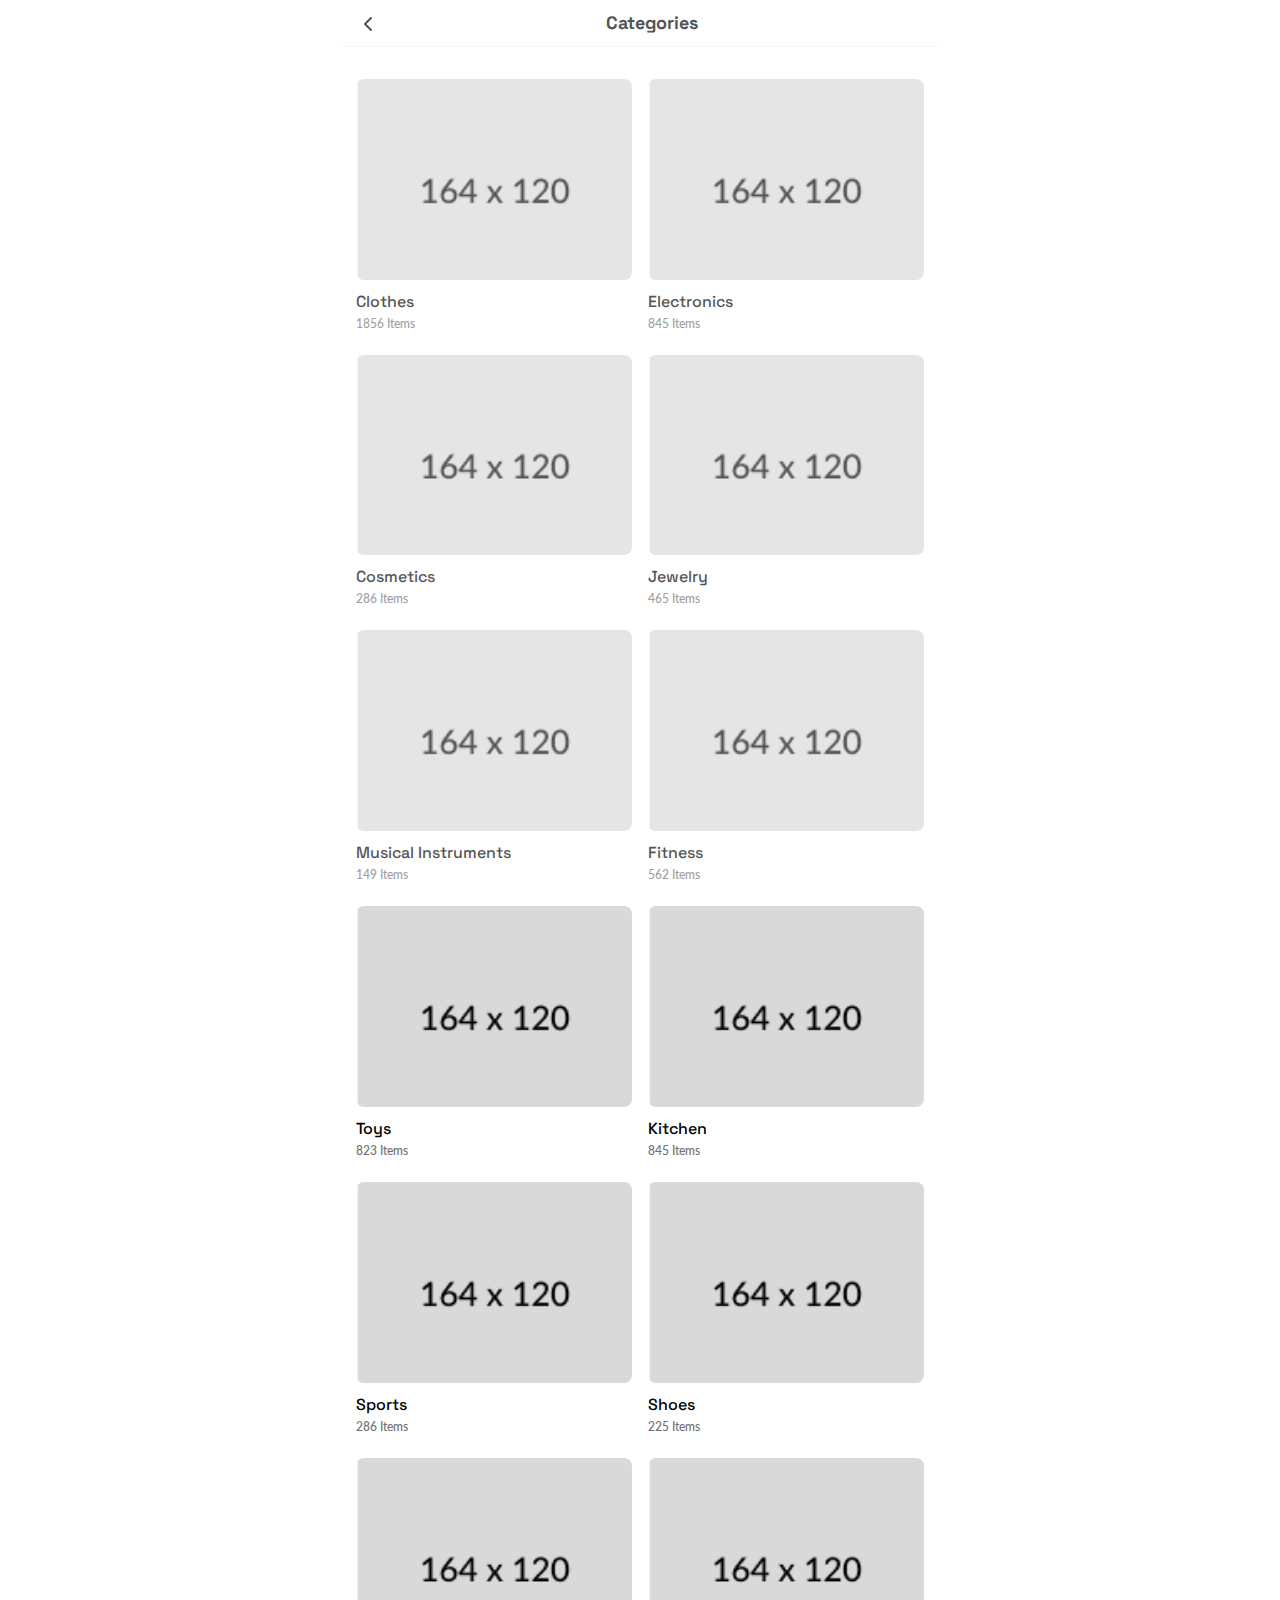
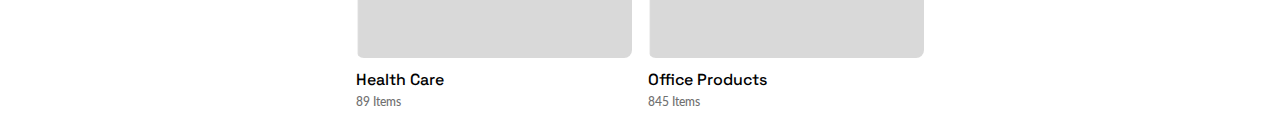
<file: category-page.html>
<!DOCTYPE html>
<html lang="en">
<head>
	<meta charset="utf-8">
	<meta http-equiv="X-UA-Compatible" content="IE=edge">
	<meta name="viewport" content="width=device-width, initial-scale=1">
	<title>Zoop Retails Store</title>
	<link rel="icon" href="assets/images/favicon/icon.png">
	<link href="https://fonts.googleapis.com/css2?family=Space+Grotesk:wght@300;400;500;600;700&display=swap" rel="stylesheet">
	<link href="https://fonts.googleapis.com/css2?family=Lato:ital,wght@0,100;0,300;0,400;0,700;0,900;1,100;1,300;1,400;1,700;1,900&display=swap" rel="stylesheet">
	<link rel="stylesheet" href="assets/css/all.min.css">
	<link rel="stylesheet" href="assets/css/slick.css">
	<link rel="stylesheet" href="assets/css/bootstrap.min.css">
	<link rel="stylesheet" href="assets/css/style.css">
	<link rel="stylesheet" href="assets/css/media-query.css">
</head>
<body>
	<div class="site-content">
		<!-- Preloader Start -->
		<div class="loader-mask">
			<div class="circle">
			</div>
		</div>
		<!-- Preloader End -->
		<header id="top-header">
			<div class="container">
				<div class="top-header-full">
					<div class="back-btn">
						<a href="javascript:history.go(-1)">
							<svg width="24" height="24" viewBox="0 0 24 24" fill="none" xmlns="http://www.w3.org/2000/svg">
								<mask id="mask0_330_7385" style="mask-type:alpha" maskUnits="userSpaceOnUse" x="0" y="0" width="24" height="24">
									<rect width="24" height="24" fill="black"/>
								</mask>
								<g mask="url(#mask0_330_7385)">
									<path d="M15 18L9 12L15 6" stroke="black" stroke-width="2" stroke-linecap="round" stroke-linejoin="round"/>
								</g>
							</svg>
						</a>
					</div>
					<div class="header-title">
						<p>Categories</p>
					</div>
				</div>
			</div>
			<div class="navbar-boder"></div>
		</header>
		<!-- Category Screen Start-->
		<section id="category-page">
			<div class="container">
				<div class="category-page-wrapper mt-32">
					<h1 class="d-none">Category Page</h1>
					<h2 class="d-none">Category</h2>
					<h3 class="d-none">Hidden</h3>
					<div class="category-page-deatils">
						<a href="clothes-screen.html">
							<div class="category-img-sec">
								<img src="assets/images/category-page/category-1.png" alt="category-img" class="img-fluid w-100"> 
							</div>
							<div class="category-content-sec">
								<h4>Clothes</h4>
								<h5>1856 Items</h5>
							</div>
						</a>
					</div>
					<div class="category-page-deatils">
						<a href="electronic-screen.html">
							<div class="category-img-sec">
								<img src="assets/images/category-page/category-2.png" alt="category-img" class="img-fluid w-100"> 
							</div>
							<div class="category-content-sec">
								<h4>Electronics</h4>
								<h5>845 Items</h5>
							</div>
						</a>
					</div>
					<div class="category-page-deatils mt-24">
						<a href="clothes-screen.html">
							<div class="category-img-sec">
								<img src="assets/images/category-page/category-3.png" alt="category-img" class="img-fluid w-100"> 
							</div>
							<div class="category-content-sec">
								<h4>Cosmetics</h4>
								<h5>286 Items</h5>
							</div>
						</a>
					</div>
					<div class="category-page-deatils mt-24">
						<a href="electronic-screen.html">
							<div class="category-img-sec">
								<img src="assets/images/category-page/category-4.png" alt="category-img" class="img-fluid w-100"> 
							</div>
							<div class="category-content-sec">
								<h4>Jewelry</h4>
								<h5>465 Items</h5>
							</div>
						</a>
					</div>
					<div class="category-page-deatils mt-24">
						<a href="clothes-screen.html">
							<div class="category-img-sec">
								<img src="assets/images/category-page/category-5.png" alt="category-img" class="img-fluid w-100"> 
							</div>
							<div class="category-content-sec">
								<h4>Musical Instruments</h4>
								<h5>149 Items</h5>
							</div>
						</a>
					</div>
					<div class="category-page-deatils mt-24">
						<a href="clothes-screen.html">
							<div class="category-img-sec">
								<img src="assets/images/category-page/category-6.png" alt="category-img" class="img-fluid w-100"> 
							</div>
							<div class="category-content-sec">
								<h4>Fitness</h4>
								<h5>562 Items</h5>
							</div>
						</a>
					</div>
					<div class="category-page-deatils mt-24">
						<a href="clothes-screen.html">
							<div class="category-img-sec">
								<img src="assets/images/category-page/category-7.png" alt="category-img" class="img-fluid w-100"> 
							</div>
							<div class="category-content-sec">
								<h4>Toys</h4>
								<h5>823 Items</h5>
							</div>
						</a>
					</div>
					<div class="category-page-deatils mt-24">
						<a href="clothes-screen.html">
							<div class="category-img-sec">
								<img src="assets/images/category-page/category-8.png" alt="category-img" class="img-fluid w-100"> 
							</div>
							<div class="category-content-sec">
								<h4>Kitchen</h4>
								<h5>845 Items</h5>
							</div>
						</a>
					</div>
					<div class="category-page-deatils mt-24">
						<a href="clothes-screen.html">
							<div class="category-img-sec">
								<img src="assets/images/category-page/category-9.png" alt="category-img" class="img-fluid w-100"> 
							</div>
							<div class="category-content-sec">
								<h4>Sports</h4>
								<h5>286 Items</h5>
							</div>
						</a>
					</div>
					<div class="category-page-deatils mt-24">
						<a href="shoes-screen.html">
							<div class="category-img-sec">
								<img src="assets/images/category-page/category-10.png" alt="category-img" class="img-fluid w-100"> 
							</div>
							<div class="category-content-sec">
								<h4>Shoes</h4>
								<h5>225 Items</h5>
							</div>
						</a>
					</div>
					<div class="category-page-deatils mt-24">
						<a href="clothes-screen.html">
							<div class="category-img-sec">
								<img src="assets/images/category-page/category-11.png" alt="category-img" class="img-fluid w-100"> 
							</div>
							<div class="category-content-sec">
								<h4>Health Care</h4>
								<h5>89 Items</h5>
							</div>
						</a>
					</div>
					<div class="category-page-deatils mt-24">
						<a href="clothes-screen.html">
							<div class="category-img-sec">
								<img src="assets/images/category-page/category-12.png" alt="category-img" class="img-fluid w-100"> 
							</div>
							<div class="category-content-sec">
								<h4>Office Products</h4>
								<h5>845 Items</h5>
							</div>
						</a>
					</div>
				</div>
			</div>
		</section>
		<!-- Category Screen End-->
	</div>
	<script src="assets/js/jquery-min-3.6.0.js"></script>
	<script src="assets/js/slick.min.js"></script>
	<script src="assets/js/bootstrap.bundle.min.js"></script>
	<script src="assets/js/custom.js"></script>
</body>
</html>
</file>
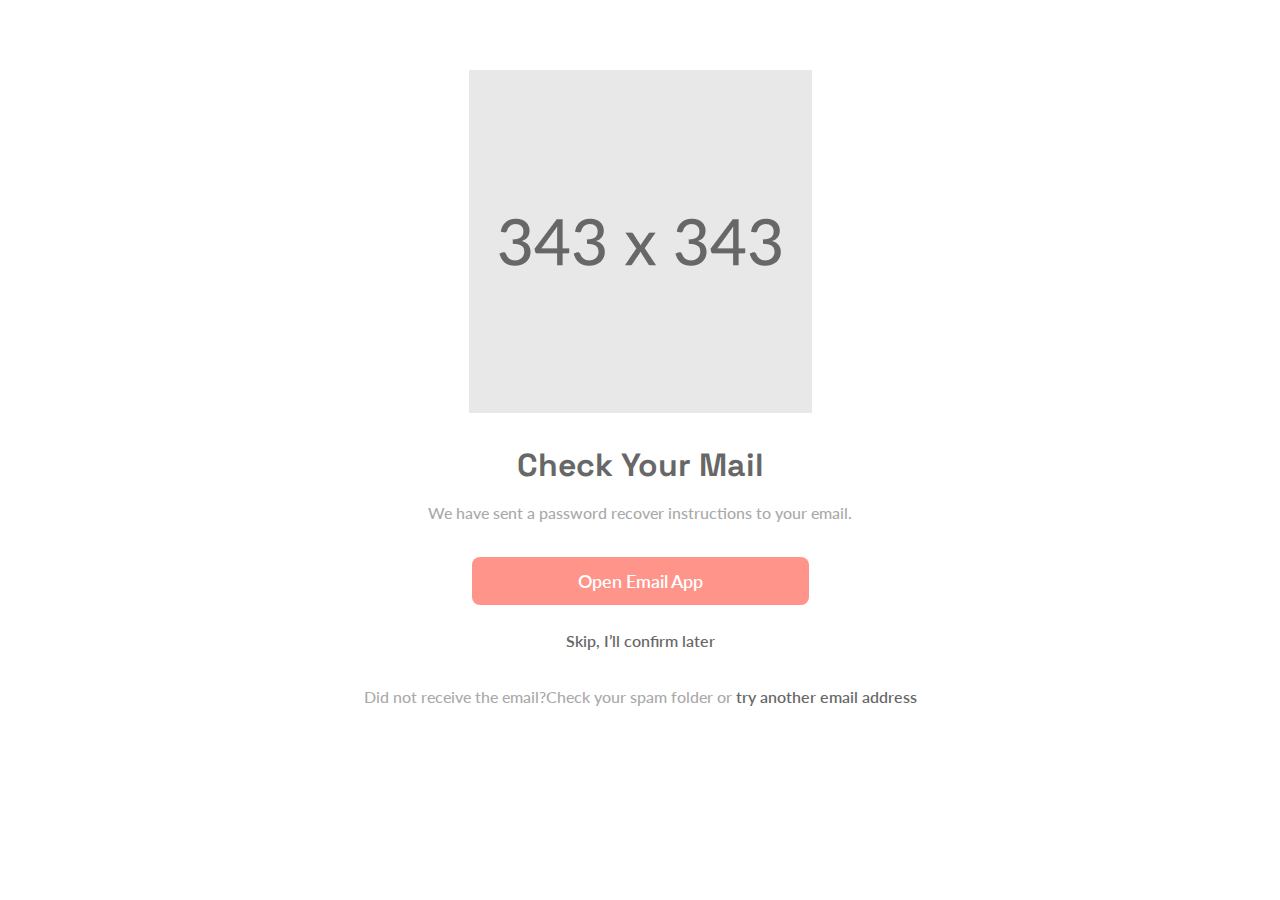
<file: check-mail-screen.html>
<!DOCTYPE html>
<html lang="en">
<head>
	<meta charset="utf-8">
	<meta http-equiv="X-UA-Compatible" content="IE=edge">
	<meta name="viewport" content="width=device-width, initial-scale=1">
	<title>Zoop Retails Store</title>
	<link rel="icon" href="assets/images/favicon/icon.png">
	<link href="https://fonts.googleapis.com/css2?family=Space+Grotesk:wght@300;400;500;600;700&display=swap" rel="stylesheet">
	<link href="https://fonts.googleapis.com/css2?family=Lato:ital,wght@0,100;0,300;0,400;0,700;0,900;1,100;1,300;1,400;1,700;1,900&display=swap" rel="stylesheet">
	<link rel="stylesheet" href="assets/css/all.min.css">
	<link rel="stylesheet" href="assets/css/slick.css">
	<link rel="stylesheet" href="assets/css/bootstrap.min.css">
	<link rel="stylesheet" href="assets/css/style.css">
	<link rel="stylesheet" href="assets/css/media-query.css">
</head>
<body>
	<div class="site-content">
		<!-- Preloader Start -->
		<div class="loader-mask">
			<div class="circle">
			</div>
		</div>
		<!-- Preloader End -->
		<!-- Check Mail Screen Start -->
		<section id="check-mail-screen">
			<div class="container">
				<div class="check-mail-screen-full">
					<div class="check-mail-img">
						<img src="assets/images/check-mail-screen/mail-img.png" alt="mail-img" class="img-fluid">
					</div>
					<div class="check-mail-content">
						<h1>Check Your Mail</h1>
						<p>We have sent a password recover instructions to your email.</p>
					</div>
					<div class="open-email-btn mt-32">
						<a href="mailto:OpenEmailApp">Open Email App</a>
					</div>
					<div class="open-email-skip-btn">
						<a href="reset-password-screen.html">Skip, I’ll confirm later</a>
					</div>
				</div>
			</div>
		</section>
		<!-- Check Mail Screen End -->
		<!-- Footer Start -->
		<footer id="checkmail-footer">
			<div class="container">
				<div class="block-footer">
					<p>Did not receive the email?Check your spam folder or <a href="mailto:tryanotheremailaddress">try another email address</a></p>
				</div>
			</div>
		</footer>
		<!-- Footer End -->
	</div>
	<script src="assets/js/jquery-min-3.6.0.js"></script>
	<script src="assets/js/slick.min.js"></script>
	<script src="assets/js/bootstrap.bundle.min.js"></script>
	<script src="assets/js/custom.js"></script>
</body>
</html>
</file>
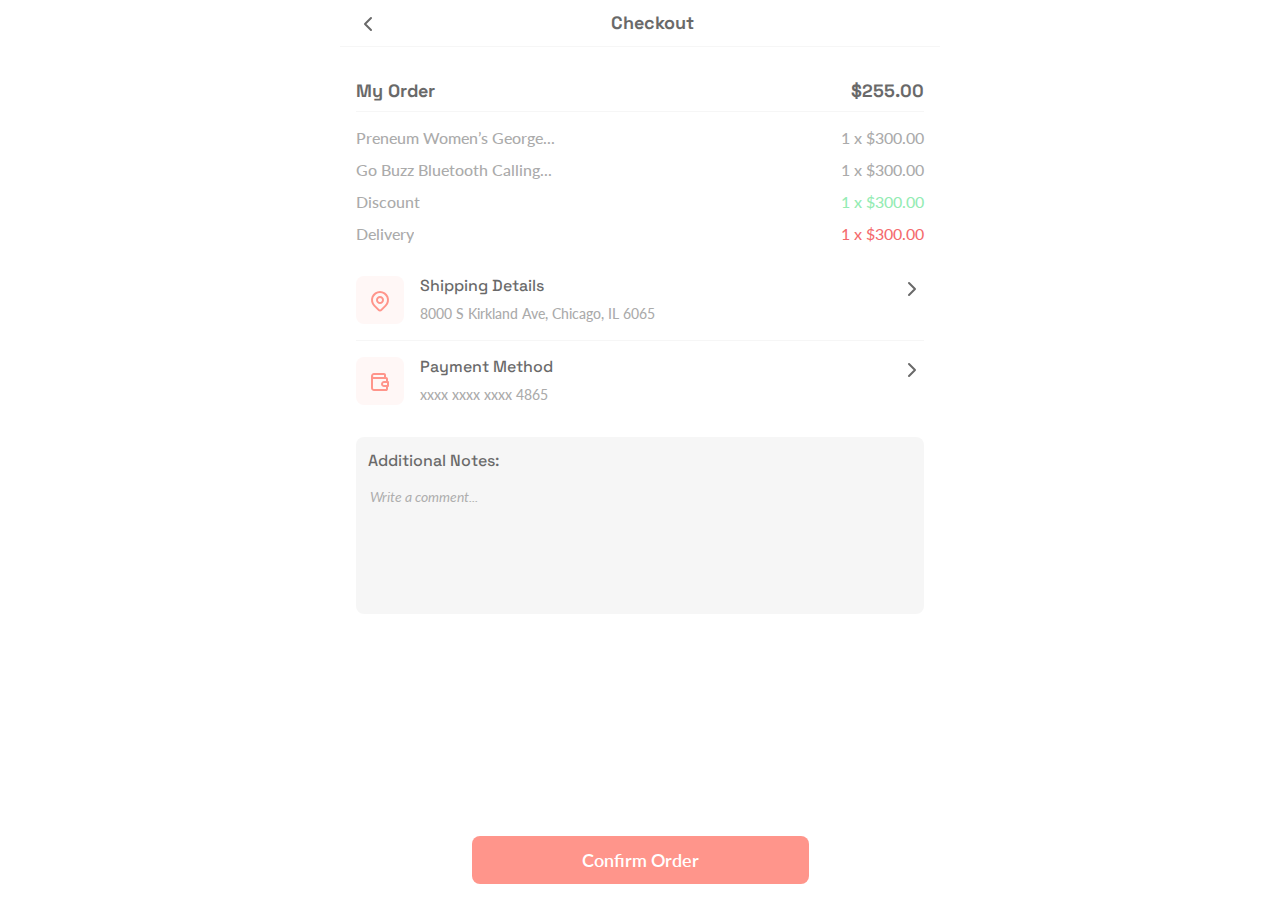
<file: checkout-screen.html>
<!DOCTYPE html>
<html lang="en">
<head>
	<meta charset="utf-8">
	<meta http-equiv="X-UA-Compatible" content="IE=edge">
	<meta name="viewport" content="width=device-width, initial-scale=1">
	<title>Zoop Retails Store</title>
	<link rel="icon" href="assets/images/favicon/icon.png">
	<link href="https://fonts.googleapis.com/css2?family=Space+Grotesk:wght@300;400;500;600;700&display=swap" rel="stylesheet">
	<link href="https://fonts.googleapis.com/css2?family=Lato:ital,wght@0,100;0,300;0,400;0,700;0,900;1,100;1,300;1,400;1,700;1,900&display=swap" rel="stylesheet">
	<link rel="stylesheet" href="assets/css/all.min.css">
	<link rel="stylesheet" href="assets/css/slick.css">
	<link rel="stylesheet" href="assets/css/bootstrap.min.css">
	<link rel="stylesheet" href="assets/css/style.css">
	<link rel="stylesheet" href="assets/css/media-query.css">
</head>
<body>
	<div class="site-content">
		<!-- Preloader Start -->
		<div class="loader-mask">
			<div class="circle">
			</div>
		</div>
		<!-- Preloader End -->
		<!-- Header Start -->
		<header id="top-header">
			<div class="container">
				<div class="top-header-full">
					<div class="back-btn">
						<a href="javascript:history.go(-1)">
							<svg width="24" height="24" viewBox="0 0 24 24" fill="none" xmlns="http://www.w3.org/2000/svg">
								<mask id="mask0_330_7385" style="mask-type:alpha" maskUnits="userSpaceOnUse" x="0" y="0" width="24" height="24">
									<rect width="24" height="24" fill="black"/>
								</mask>
								<g mask="url(#mask0_330_7385)">
									<path d="M15 18L9 12L15 6" stroke="black" stroke-width="2" stroke-linecap="round" stroke-linejoin="round"/>
								</g>
							</svg>
						</a>
					</div>
					<div class="header-title">
						<p>Checkout</p>
					</div>
				</div>
			</div>
			<div class="navbar-boder"></div>
		</header>
		<!-- Header End -->
		<!-- Checkout Section Start -->
		<section id="Checkout-sec">
			<div class="container">
				<h1 class="d-none">Checkout Page</h1>
				<div class="Checkout-sec-full">
					<div class="Checkout-first-sec">
						<div class="Checkout-first-sec-full">
							<span>My Order</span>
							<span>$255.00</span>
						</div>
						<div class="Checkout-border"></div>
					</div>
					<div class="Checkout-second-sec">
						<div class="Checkout-second-full">
							<div class="check-deatils">
								<span class="check-txt1">Preneum Women’s George...</span>
								<span class="check-txt2">1 x $300.00</span>
							</div>
							<div class="check-deatils">
								<span class="check-txt1">Go Buzz Bluetooth Calling...</span>
								<span class="check-txt2">1 x $300.00</span>
							</div>
							<div class="check-deatils">
								<span class="check-txt1">Discount</span>
								<span class="check-txt2 col-green">1 x $300.00</span>
							</div>
							<div class="check-deatils">
								<span class="check-txt1">Delivery</span>
								<span class="check-txt2 col-red">1 x $300.00</span>
							</div>
						</div>
					</div>
					<div class="Checkout-third-sec">
						<div class="Checkout-third-sec-full">
							<a href="#checkout-modal" data-bs-toggle="modal" >
								<div class="shopping-deatils">
									<div class="check-icon-sec">
										<svg width="24" height="24" viewBox="0 0 24 24" fill="none" xmlns="http://www.w3.org/2000/svg">
											<mask id="mask0_330_2761" style="mask-type:alpha" maskUnits="userSpaceOnUse" x="0" y="0" width="24" height="24">
												<rect width="24" height="24" fill="white"/>
											</mask>
											<g mask="url(#mask0_330_2761)">
												<path d="M9 10.9997C9 11.7954 9.31607 12.5584 9.87868 13.121C10.4413 13.6836 11.2044 13.9997 12 13.9997C12.7956 13.9997 13.5587 13.6836 14.1213 13.121C14.6839 12.5584 15 11.7954 15 10.9997C15 10.2041 14.6839 9.441 14.1213 8.87839C13.5587 8.31578 12.7956 7.99971 12 7.99971C11.2044 7.99971 10.4413 8.31578 9.87868 8.87839C9.31607 9.441 9 10.2041 9 10.9997Z" stroke="#FF4C3B" stroke-width="2" stroke-linecap="round" stroke-linejoin="round"/>
												<path d="M17.657 16.6567L13.414 20.8997C13.039 21.2743 12.5306 21.4848 12.0005 21.4848C11.4704 21.4848 10.962 21.2743 10.587 20.8997L6.343 16.6567C5.22422 15.5379 4.46234 14.1124 4.15369 12.5606C3.84504 11.0087 4.00349 9.40022 4.60901 7.93844C5.21452 6.47665 6.2399 5.22725 7.55548 4.34821C8.87107 3.46918 10.4178 3 12 3C13.5822 3 15.1289 3.46918 16.4445 4.34821C17.7601 5.22725 18.7855 6.47665 19.391 7.93844C19.9965 9.40022 20.155 11.0087 19.8463 12.5606C19.5377 14.1124 18.7758 15.5379 17.657 16.6567Z" stroke="#FF4C3B" stroke-width="2" stroke-linecap="round" stroke-linejoin="round"/>
											</g>
										</svg>
									</div>
									<div class="check-deatils-sec">
										<p class="shipp-txt1">Shipping Details</p>
										<p class="shipp-txt2">8000 S Kirkland Ave, Chicago, IL 6065</p>
									</div>
									<div class="check-back-sec">
										<svg width="24" height="24" viewBox="0 0 24 24" fill="none" xmlns="http://www.w3.org/2000/svg">
											<mask style="mask-type:alpha" maskUnits="userSpaceOnUse" x="0" y="0" width="24" height="24">
												<rect width="24" height="24" fill="white"></rect>
											</mask>
											<g mask="url(#mask0_330_4109)">
												<path d="M9 6L15 12L9 18" stroke="black" stroke-width="2" stroke-linecap="round" stroke-linejoin="round"></path>
											</g>
										</svg>
									</div>
								</div>
								<div class="shipping-boder"></div>
							</a>
							<a href="#checkout-modal-payment" data-bs-toggle="modal">
								<div class="shopping-deatils mt-16">
									<div class="check-icon-sec">
										<svg width="24" height="24" viewBox="0 0 24 24" fill="none" xmlns="http://www.w3.org/2000/svg">
											<mask id="mask0_330_2775" style="mask-type:alpha" maskUnits="userSpaceOnUse" x="0" y="0" width="24" height="24">
												<rect width="24" height="24" fill="white"/>
											</mask>
											<g mask="url(#mask0_330_2775)">
												<path d="M17 8V5C17 4.73478 16.8946 4.48043 16.7071 4.29289C16.5196 4.10536 16.2652 4 16 4H6C5.46957 4 4.96086 4.21071 4.58579 4.58579C4.21071 4.96086 4 5.46957 4 6C4 6.53043 4.21071 7.03914 4.58579 7.41421C4.96086 7.78929 5.46957 8 6 8H18C18.2652 8 18.5196 8.10536 18.7071 8.29289C18.8946 8.48043 19 8.73478 19 9V12M19 16V19C19 19.2652 18.8946 19.5196 18.7071 19.7071C18.5196 19.8946 18.2652 20 18 20H6C5.46957 20 4.96086 19.7893 4.58579 19.4142C4.21071 19.0391 4 18.5304 4 18V6" stroke="#FF4C3B" stroke-width="2" stroke-linecap="round" stroke-linejoin="round"/>
												<path d="M20 12V16H16C15.4696 16 14.9609 15.7893 14.5858 15.4142C14.2107 15.0391 14 14.5304 14 14C14 13.4696 14.2107 12.9609 14.5858 12.5858C14.9609 12.2107 15.4696 12 16 12H20Z" stroke="#FF4C3B" stroke-width="2" stroke-linecap="round" stroke-linejoin="round"/>
											</g>
										</svg>
									</div>
									<div class="check-deatils-sec">
										<p class="shipp-txt1">Payment Method</p>
										<p class="shipp-txt2">xxxx xxxx xxxx 4865</p>
									</div>
									<div class="check-back-sec">
										<svg width="24" height="24" viewBox="0 0 24 24" fill="none" xmlns="http://www.w3.org/2000/svg">
											<mask style="mask-type:alpha" maskUnits="userSpaceOnUse" x="0" y="0" width="24" height="24">
												<rect width="24" height="24" fill="white"></rect>
											</mask>
											<g mask="url(#mask0_330_4109)">
												<path d="M9 6L15 12L9 18" stroke="black" stroke-width="2" stroke-linecap="round" stroke-linejoin="round"></path>
											</g>
										</svg>
									</div>
								</div>
							</a>
						</div>
					</div>
					<div class="Checkout-fourth-sec">
						<div class="Checkout-fourth-sec-full">
							<form class="checkout-form">
								<label>Additional Notes:</label>
								<textarea rows="4" placeholder="Write a comment..." class="product-textarea"></textarea>
							</form>
						</div>
					</div>
					<div class="confirm-order-btn">
						<a href="enter-pin-screen.html">Confirm Order</a>
					</div>
				</div>
			</div>
		</section>
		<!-- Checkout Section End -->
		<!-- Checkout Shipping Modal Section Start -->
		<div class="modal fade" id="checkout-modal" tabindex="-1" aria-hidden="true">
			<div class="modal-dialog modal-dialog-centered">
				<div class="modal-content checkout-modal-content">
					<div class="modal-header">
						<p class="checkout-modal-txt1">Choose Shipping Details</p>
					</div>
					<div class="modal-body">
						<form>
							<div class="form-check border-bottom px-0 custom-radio">
								<input class="form-check-input" type="radio" name="shipping" id="shipping1" value="shipping1" checked>
								<label class="form-check-label checkout-modal-lbl" for="shipping1">
									Home
									<span>8000 S Kirkland Ave, Chicago, IL 6065</span>
								</label>
							</div>
							<div class="form-check border-bottom px-0 custom-radio">
								<input class="form-check-input" type="radio" name="shipping" id="shipping2" value="shipping2">
								<label class="form-check-label checkout-modal-lbl" for="shipping2">
									Work	
									<span>157 Parkview Ave, Chicago, IL 6058</span>
								</label>
							</div>
							<div class="form-check border-bottom px-0 custom-radio">
								<input class="form-check-input" type="radio" name="shipping" id="shipping3" value="shipping3">
								<label class="form-check-label checkout-modal-lbl chek-1" for="shipping3">
									Other	
									<span>1001 Latin Ave, Chicago, IL 6060</span>
								</label>
							</div>
						</form>
					</div>
				</div>
			</div>
		</div>
		<!-- Checkout Shipping Modal Section End -->
		<div class="modal fade" id="checkout-modal-payment" tabindex="-1" aria-hidden="true">
		<!-- Checkout Payment Modal Section Start -->
			<div class="modal-dialog modal-dialog-centered">
				<div class="modal-content checkout-modal-content">
					<div class="modal-header">
						<p class="checkout-modal-txt1">Choose Shipping Details</p>
					</div>
					<div class="modal-body">
						<form>
							<div class="form-check border-bottom px-0 custom-radio">
								<input class="form-check-input" type="radio" name="Payment" id="Payment1" value="Payment1">
								<label class="form-check-label checkout-modal-lbl-payment" for="Payment1">
									<span class="payment-type">
										<svg  width="20" height="20" viewBox="0 0 20 20" fill="none" xmlns="http://www.w3.org/2000/svg">
											<path d="M15.625 5.5V2.125C15.625 1.82663 15.5065 1.54048 15.2955 1.32951C15.0845 1.11853 14.7984 1 14.5 1H3.25C2.65326 1 2.08097 1.23705 1.65901 1.65901C1.23705 2.08097 1 2.65326 1 3.25C1 3.84674 1.23705 4.41903 1.65901 4.84099C2.08097 5.26295 2.65326 5.5 3.25 5.5H16.75C17.0484 5.5 17.3345 5.61853 17.5455 5.82951C17.7565 6.04048 17.875 6.32663 17.875 6.625V10M17.875 14.5V17.875C17.875 18.1734 17.7565 18.4595 17.5455 18.6705C17.3345 18.8815 17.0484 19 16.75 19H3.25C2.65326 19 2.08097 18.7629 1.65901 18.341C1.23705 17.919 1 17.3467 1 16.75V3.25" stroke="black" stroke-width="2" stroke-linecap="round" stroke-linejoin="round"/>
											<path d="M19 10V14.5H14.5C13.9033 14.5 13.331 14.2629 12.909 13.841C12.4871 13.419 12.25 12.8467 12.25 12.25C12.25 11.6533 12.4871 11.081 12.909 10.659C13.331 10.2371 13.9033 10 14.5 10H19Z" stroke="black" stroke-width="2" stroke-linecap="round" stroke-linejoin="round"/>
										</svg>
									</span>
									<span class="wallet-txt1">My Wallet</span>
								</label>
							</div>
							<div class="form-check border-bottom px-0 custom-radio">
								<input class="form-check-input" type="radio" name="Payment" id="Payment2" value="Payment2" checked>
								<label class="form-check-label checkout-modal-lbl-payment" for="Payment2">
									<span class="payment-type">
										<svg width="33" height="12" viewBox="0 0 33 12" fill="none" xmlns="http://www.w3.org/2000/svg">
											<path fill-rule="evenodd" clip-rule="evenodd" d="M8.44956 11.1443H5.68016L3.60344 3.05649C3.50487 2.68445 3.29558 2.35555 2.98772 2.20053C2.21942 1.81097 1.3728 1.50093 0.449219 1.34457V1.03319H4.9105C5.52623 1.03319 5.98802 1.50093 6.06498 2.04417L7.1425 7.87819L9.91055 1.03319H12.603L8.44956 11.1443ZM14.1409 11.1443H11.5254L13.6791 1.03319H16.2945L14.1409 11.1443ZM19.6795 3.83429C19.7565 3.28971 20.2183 2.97833 20.7571 2.97833C21.6037 2.90014 22.5259 3.05651 23.2956 3.44472L23.7574 1.26775C22.9877 0.956368 22.1411 0.800003 21.3728 0.800003C18.8343 0.800003 16.9871 2.20055 16.9871 4.14432C16.9871 5.62305 18.2955 6.39948 19.2191 6.86723C20.2183 7.33362 20.6031 7.64501 20.5262 8.1114C20.5262 8.811 19.7565 9.12238 18.9882 9.12238C18.0646 9.12238 17.141 8.88918 16.2958 8.49962L15.834 10.6779C16.7576 11.0662 17.7568 11.2225 18.6803 11.2225C21.5267 11.2994 23.2956 9.90016 23.2956 7.80002C23.2956 5.1553 19.6795 5.00028 19.6795 3.83429ZM32.4472 11.1443L30.3705 1.03319H28.1399C27.6781 1.03319 27.2163 1.34457 27.0624 1.81097L23.2168 11.1443H25.9092L26.4466 9.66695H29.7548L30.0627 11.1443H32.4472ZM28.528 3.75611L29.2963 7.56683H27.1426L28.528 3.75611Z" fill="#172B85"/>
										</svg>
									</span>
									<span class="wallet-txt1">**** 4864</span>
								</label>
							</div>
							<div class="form-check border-bottom px-0 custom-radio">
								<input class="form-check-input" type="radio" name="Payment" id="Payment3" value="Payment3">
								<label class="form-check-label checkout-modal-lbl-payment" for="Payment3">
									<span class="payment-type">
										<svg width="31" height="19" viewBox="0 0 31 19" fill="none" xmlns="http://www.w3.org/2000/svg">
											<path fill-rule="evenodd" clip-rule="evenodd" d="M15.0974 16.4389C13.5053 17.7698 11.4401 18.5733 9.1833 18.5733C4.14818 18.5733 0.0664062 14.5737 0.0664062 9.63996C0.0664062 4.70622 4.14818 0.706627 9.1833 0.706627C11.4401 0.706627 13.5053 1.51009 15.0974 2.84102C16.6894 1.51009 18.7547 0.706627 21.0114 0.706627C26.0465 0.706627 30.1283 4.70622 30.1283 9.63996C30.1283 14.5737 26.0465 18.5733 21.0114 18.5733C18.7547 18.5733 16.6894 17.7698 15.0974 16.4389Z" fill="#ED0006"/>
											<path fill-rule="evenodd" clip-rule="evenodd" d="M15.0957 16.4389C17.0557 14.8004 18.2985 12.3624 18.2985 9.63996C18.2985 6.91754 17.0557 4.47955 15.0957 2.84102C16.6878 1.51009 18.753 0.706627 21.0098 0.706627C26.0449 0.706627 30.1267 4.70622 30.1267 9.63996C30.1267 14.5737 26.0449 18.5733 21.0098 18.5733C18.753 18.5733 16.6878 17.7698 15.0957 16.4389Z" fill="#F9A000"/>
											<path fill-rule="evenodd" clip-rule="evenodd" d="M15.0974 16.4389C17.0574 14.8004 18.3002 12.3624 18.3002 9.63995C18.3002 6.91753 17.0574 4.47954 15.0974 2.84101C13.1373 4.47954 11.8945 6.91753 11.8945 9.63995C11.8945 12.3624 13.1373 14.8004 15.0974 16.4389Z" fill="#FF5E00"/>
										</svg>
									</span>
									<span class="wallet-txt1">**** 3597</span>
								</label>
							</div>
							<div class="form-check border-bottom px-0 custom-radio">
								<input class="form-check-input" type="radio" name="Payment" id="Payment4" value="Payment4">
								<label class="form-check-label checkout-modal-lbl-payment" for="Payment4">
									<span class="payment-type">
										<svg width="34" height="15" viewBox="0 0 34 15" fill="none" xmlns="http://www.w3.org/2000/svg">
											<path fill-rule="evenodd" clip-rule="evenodd" d="M6.70567 2.12421C6.32197 2.59341 5.70804 2.96348 5.09411 2.91061C5.01736 2.27621 5.31793 1.60215 5.66967 1.18582C6.05337 0.703406 6.72486 0.359769 7.26845 0.333336C7.3324 0.994176 7.08299 1.6418 6.70567 2.12421ZM7.26111 3.03617C6.72024 3.004 6.22673 3.20425 5.82811 3.366C5.57158 3.47009 5.35436 3.55823 5.18909 3.55823C5.00363 3.55823 4.77744 3.46538 4.52348 3.36112L4.52347 3.36112L4.52346 3.36112C4.19068 3.22451 3.81022 3.06832 3.41125 3.07582C2.49675 3.08904 1.6462 3.62432 1.17935 4.4768C0.220086 6.18177 0.929944 8.70617 1.85724 10.0939C2.31129 10.7812 2.85487 11.5346 3.57113 11.5081C3.88623 11.4958 4.1129 11.3965 4.34749 11.2936C4.61756 11.1752 4.89811 11.0522 5.33618 11.0522C5.75906 11.0522 6.02734 11.172 6.28488 11.287C6.52976 11.3963 6.76492 11.5014 7.11402 11.4949C7.85585 11.4817 8.3227 10.8076 8.77675 10.1204C9.26674 9.38275 9.48207 8.66286 9.51475 8.5536L9.51858 8.54096C9.5178 8.54015 9.51175 8.53729 9.50107 8.53224C9.33726 8.45475 8.08529 7.86248 8.07329 6.27428C8.06123 4.94122 9.06632 4.26581 9.22453 4.15949C9.23416 4.15302 9.24066 4.14865 9.24359 4.14638C8.60408 3.16834 7.60644 3.0626 7.26111 3.03617ZM12.3971 11.4222V1.11973H16.1383C18.0696 1.11973 19.419 2.49427 19.419 4.50323C19.419 6.51218 18.044 7.89994 16.0871 7.89994H13.9448V11.4222H12.3971ZM13.944 2.46784H15.7282C17.0712 2.46784 17.8386 3.20798 17.8386 4.50984C17.8386 5.81169 17.0712 6.55844 15.7219 6.55844H13.944V2.46784ZM24.5268 10.1865C24.1175 10.9927 23.2158 11.5015 22.2437 11.5015C20.8048 11.5015 19.8008 10.616 19.8008 9.2811C19.8008 7.95942 20.7728 7.19946 22.5699 7.08711L24.5012 6.96816V6.39984C24.5012 5.56058 23.9704 5.1046 23.0239 5.1046C22.2437 5.1046 21.6746 5.52093 21.5594 6.15533H20.1653C20.2101 4.82044 21.4251 3.849 23.0687 3.849C24.8401 3.849 25.9913 4.80722 25.9913 6.29411V11.4222H24.5588V10.1865H24.5268ZM22.6606 10.279C21.8356 10.279 21.3112 9.86926 21.3112 9.24146C21.3112 8.59384 21.8164 8.21716 22.7821 8.15768L24.5024 8.04534V8.62688C24.5024 9.5917 23.7094 10.279 22.6606 10.279ZM30.7455 11.8253C30.1252 13.6294 29.4153 14.2242 27.9061 14.2242C27.7909 14.2242 27.4072 14.211 27.3177 14.1845V12.9488C27.4136 12.962 27.6502 12.9752 27.7718 12.9752C28.456 12.9752 28.8397 12.6778 29.0764 11.9046L29.2171 11.4487L26.5951 3.94813H28.213L30.0356 10.0345H30.0676L31.8902 3.94813H33.4634L30.7455 11.8253Z" fill="black"/>
										</svg>
									</span>
									<span class="wallet-txt1">Connected</span>
								</label>
							</div>
							<div class="form-check border-bottom px-0 custom-radio">
								<input class="form-check-input" type="radio" name="Payment" id="Payment5" value="Payment5">
								<label class="form-check-label checkout-modal-lbl-payment" for="Payment5">
									<span class="payment-type">
										<svg width="34" height="14" viewBox="0 0 34 14" fill="none" xmlns="http://www.w3.org/2000/svg">
											<path fill-rule="evenodd" clip-rule="evenodd" d="M15.5861 10.704V6.79113H17.6226C18.4571 6.79113 19.1614 6.51384 19.7356 5.96697L19.8734 5.82832C20.9223 4.69606 20.8534 2.93219 19.7356 1.88465C19.1767 1.33007 18.4112 1.02967 17.6226 1.04507H14.3535V10.704H15.5861ZM15.5853 5.60487V2.23118H17.6527C18.0968 2.23118 18.518 2.40064 18.8319 2.70874C19.4981 3.35575 19.5134 4.43409 18.8702 5.10421C18.5563 5.43542 18.1121 5.62028 17.6527 5.60487H15.5853ZM25.6219 4.61128C25.0936 4.12603 24.3739 3.87955 23.4629 3.87955C22.2915 3.87955 21.4111 4.31089 20.8293 5.16586L21.9164 5.85139C22.3145 5.266 22.8581 4.9733 23.5471 4.9733C23.9835 4.9733 24.4046 5.13505 24.7338 5.42775C25.0553 5.70504 25.2391 6.10557 25.2391 6.52921V6.8142C24.7644 6.55231 24.1672 6.41367 23.4323 6.41367C22.5748 6.41367 21.8858 6.61393 21.3728 7.02217C20.8599 7.4304 20.5996 7.96957 20.5996 8.6551C20.5843 9.279 20.8522 9.87209 21.3269 10.2726C21.8092 10.704 22.4217 10.9196 23.1413 10.9196C23.9912 10.9196 24.6649 10.5422 25.1778 9.78736H25.2314V10.704H26.4104V6.62934C26.4104 5.77436 26.1501 5.09654 25.6219 4.61128ZM22.2756 9.48699C22.0229 9.30213 21.8698 9.00173 21.8698 8.67823C21.8698 8.31621 22.0382 8.01581 22.3675 7.77704C22.7044 7.53826 23.1256 7.41502 23.6233 7.41502C24.3124 7.40732 24.8484 7.56137 25.2313 7.86947C25.2313 8.39324 25.0245 8.84768 24.6187 9.23281C24.2512 9.60253 23.7534 9.81049 23.2328 9.81049C22.8882 9.8182 22.5513 9.70266 22.2756 9.48699ZM29.062 13.6078L33.1809 4.09521H31.8411L29.9348 8.83995H29.9118L27.9596 4.09521H26.6198L29.3223 10.2803L27.7911 13.6078H29.062Z" fill="#3C4043"/>
											<path d="M11.3313 5.94386C11.3313 5.56644 11.3006 5.18902 11.2394 4.8193H6.04102V6.95289H9.01917C8.89667 7.63841 8.49856 8.25461 7.91671 8.63974V10.0262H9.69289C10.7341 9.06337 11.3313 7.63841 11.3313 5.94386Z" fill="#4285F4"/>
											<path d="M6.04189 11.3664C7.52714 11.3664 8.78271 10.8735 9.69376 10.0262L7.91759 8.63975C7.41996 8.97866 6.78452 9.17122 6.04189 9.17122C4.60258 9.17122 3.38529 8.193 2.9489 6.88358H1.11914V8.31624C2.05316 10.1879 3.95948 11.3664 6.04189 11.3664Z" fill="#25D366"/>
											<path d="M2.94891 6.88358C2.7192 6.19806 2.7192 5.45092 2.94891 4.75769V3.33273H1.11886C0.330173 4.89634 0.330173 6.74494 1.11886 8.30855L2.94891 6.88358Z" fill="#FBBC04"/>
											<path d="M6.04189 2.47004C6.83045 2.45463 7.58839 2.75503 8.15492 3.30191L9.73204 1.71519C8.72912 0.775488 7.4123 0.259421 6.04189 0.274826C3.95948 0.274826 2.05316 1.46101 1.11914 3.33272L2.9489 4.76538C3.38529 3.44825 4.60258 2.47004 6.04189 2.47004Z" fill="#EA4335"/>
										</svg>
									</span>
									<span class="wallet-txt1">Connected</span>
								</label>
							</div>
							<div class="form-check border-bottom px-0 custom-radio">
								<input class="form-check-input" type="radio" name="Payment" id="Payment6" value="Payment6">
								<label class="form-check-label checkout-modal-lbl-payment" for="Payment6">
									<span class="payment-type">
										<svg width="16" height="19" viewBox="0 0 16 19" fill="none" xmlns="http://www.w3.org/2000/svg">
											<path fill-rule="evenodd" clip-rule="evenodd" d="M4.65012 17.5977L4.9469 15.6655L4.28579 15.6497H1.12891L3.32283 1.39156C3.32967 1.34839 3.35176 1.30831 3.38403 1.27979C3.41646 1.25128 3.45779 1.23564 3.50102 1.23564H8.82402C10.5913 1.23564 11.8108 1.61249 12.4474 2.35641C12.746 2.7054 12.9361 3.07019 13.0281 3.47148C13.1246 3.89264 13.1262 4.39576 13.0321 5.0095L13.0253 5.05414V5.44745L13.3238 5.6208C13.5751 5.7575 13.7749 5.91391 13.9281 6.09296C14.1834 6.39144 14.3486 6.77074 14.4184 7.22025C14.4905 7.68263 14.4667 8.233 14.3486 8.85603C14.2123 9.57258 13.9922 10.1967 13.6948 10.7074C13.4214 11.1779 13.0729 11.5683 12.6592 11.8707C12.2642 12.1581 11.7949 12.3762 11.2643 12.5158C10.7501 12.653 10.1639 12.7223 9.52089 12.7223H9.10665C8.81051 12.7223 8.5228 12.8316 8.29692 13.0276C8.0704 13.2277 7.92067 13.5011 7.87473 13.8L7.84341 13.974L7.31901 17.3797L7.29533 17.5046C7.28897 17.5442 7.27816 17.5639 7.26227 17.5773C7.24812 17.5895 7.22777 17.5977 7.2079 17.5977H4.65012Z" fill="#28356A"/>
											<path fill-rule="evenodd" clip-rule="evenodd" d="M13.6047 5.09956C13.589 5.20367 13.5707 5.31006 13.5504 5.41939C12.8484 9.11358 10.4467 10.3898 7.37949 10.3898H5.81773C5.44259 10.3898 5.12643 10.6689 5.06809 11.0482L4.04202 17.7192C4.00403 17.9683 4.19128 18.1926 4.43639 18.1926H7.20638C7.53431 18.1926 7.81296 17.9484 7.86462 17.6169L7.89181 17.4727L8.41334 14.0804L8.44688 13.8943C8.49791 13.5616 8.7772 13.3172 9.10513 13.3172H9.51937C12.203 13.3172 14.304 12.2005 14.918 8.96873C15.1744 7.61873 15.0417 6.49144 14.363 5.69864C14.1576 5.45963 13.9028 5.26119 13.6047 5.09956Z" fill="#298FC2"/>
											<path fill-rule="evenodd" clip-rule="evenodd" d="M12.8708 4.7995C12.7635 4.7674 12.6528 4.7384 12.5393 4.71217C12.4252 4.68659 12.3084 4.66394 12.1881 4.64407C11.767 4.57433 11.3055 4.54126 10.8113 4.54126H6.63917C6.53633 4.54126 6.43873 4.56505 6.35146 4.60806C6.15896 4.70288 6.01606 4.8896 5.98141 5.11818L5.09379 10.8802L5.06836 11.0482C5.1267 10.6689 5.44286 10.3898 5.818 10.3898H7.37976C10.447 10.3898 12.8487 9.11297 13.5506 5.41943C13.5716 5.31011 13.5893 5.20372 13.605 5.09961C13.4274 5.00299 13.2351 4.92039 13.028 4.85C12.9768 4.83257 12.924 4.81579 12.8708 4.7995Z" fill="#22284F"/>
											<path fill-rule="evenodd" clip-rule="evenodd" d="M5.98318 5.1182C6.01784 4.88962 6.16074 4.70291 6.35324 4.60873C6.44114 4.56556 6.5381 4.54177 6.64095 4.54177H10.8131C11.3073 4.54177 11.7687 4.57501 12.1898 4.64474C12.3102 4.66445 12.427 4.68726 12.5411 4.71284C12.6546 4.73891 12.7653 4.76808 12.8725 4.80001C12.9258 4.8163 12.9786 4.83325 13.0302 4.85003C13.2374 4.92041 13.4298 5.00367 13.6074 5.09963C13.8163 3.73447 13.6057 2.80498 12.8856 1.9633C12.0916 1.03658 10.6587 0.640015 8.82518 0.640015H3.50202C3.12752 0.640015 2.80801 0.919107 2.75015 1.29905L0.533018 15.7038C0.489305 15.9888 0.703738 16.2459 0.984138 16.2459H4.27042L5.98318 5.1182Z" fill="#28356A"/>
										</svg>
									</span>
									<span class="wallet-txt1">Connected</span>
								</label>
							</div>
							<div class="form-check border-bottom px-0 custom-radio">
								<input class="form-check-input" type="radio" name="Payment" id="Payment7" value="Payment7">
								<label class="form-check-label checkout-modal-lbl-payment" for="Payment7">
									<span class="payment-type">
										<svg width="28" height="18" viewBox="0 0 28 18" fill="none" xmlns="http://www.w3.org/2000/svg">
											<path fill-rule="evenodd" clip-rule="evenodd" d="M24.9375 14.4973C21.9344 16.6993 17.581 17.8701 13.8318 17.8701C8.57755 17.8701 3.84612 15.9403 0.265978 12.7284C-0.0150692 12.4761 0.235305 12.1316 0.573417 12.3272C4.43603 14.5604 9.21311 15.9055 14.1471 15.9055C17.4755 15.9055 21.1341 15.2195 24.5009 13.8006C25.0081 13.5859 25.4339 14.1323 24.9375 14.4973ZM26.1865 13.0799C26.571 13.5689 25.7592 15.5824 25.3968 16.4817C25.287 16.7539 25.5224 16.8637 25.7706 16.6575C27.3813 15.3187 27.7979 12.5129 27.4683 12.1075C27.1409 11.7057 24.3247 11.3598 22.6056 12.559C22.341 12.7432 22.3867 12.9984 22.6798 12.9629C23.6478 12.8481 25.8027 12.5909 26.1865 13.0799Z" fill="#FF9900"/>
											<path fill-rule="evenodd" clip-rule="evenodd" d="M21.8395 9.47463L24.9653 1.57033C25.0309 1.41016 25.0644 1.29747 25.0644 1.23156C25.0644 1.11888 24.9981 1.06218 24.8654 1.06218H24.0701C23.9181 1.06218 23.8147 1.08628 23.7569 1.13305C23.6998 1.18053 23.6435 1.28401 23.5864 1.44418L21.6683 6.92042L19.6796 1.44418C19.6225 1.28401 19.5662 1.18053 19.5091 1.13305C19.452 1.08628 19.3479 1.06218 19.196 1.06218H18.3435C18.2109 1.06218 18.1445 1.11888 18.1445 1.23156C18.1445 1.29747 18.1773 1.41016 18.2437 1.57033L20.9857 8.28895L20.716 9.009C20.5548 9.46116 20.3751 9.77158 20.1761 9.94096C19.977 10.1103 19.6974 10.1947 19.3379 10.1947C19.1767 10.1947 19.049 10.1848 18.9549 10.1663C18.86 10.1479 18.7887 10.138 18.7416 10.138C18.5996 10.138 18.5283 10.2273 18.5283 10.4059V10.773C18.5283 10.9048 18.5518 11.0012 18.5996 11.0621C18.6467 11.1231 18.7223 11.1685 18.8272 11.1961C19.0633 11.2613 19.3336 11.2953 19.6368 11.2953C20.1768 11.2953 20.6147 11.1543 20.9507 10.8715C21.2881 10.5901 21.5841 10.1238 21.8395 9.47463Z" fill="#232F3E"/>
											<path fill-rule="evenodd" clip-rule="evenodd" d="M10.1704 3.00478C10.0328 2.54837 9.8366 2.16 9.58052 1.84037C9.32515 1.52074 9.01272 1.27552 8.64322 1.10614C8.27443 0.936754 7.86214 0.852417 7.40704 0.852417C6.98119 0.852417 6.5639 0.931793 6.15731 1.09196C5.75001 1.25213 5.36624 1.48743 5.00602 1.79784L4.9354 1.34568C4.90686 1.15787 4.79773 1.06361 4.60798 1.06361H3.98312C3.79409 1.06361 3.69922 1.15787 3.69922 1.34568V10.8453C3.69922 11.0338 3.79409 11.1274 3.98312 11.1274H4.82127C5.01101 11.1274 5.10517 11.0331 5.10517 10.8453V7.54269C5.72076 8.09761 6.45476 8.37543 7.30718 8.37543C7.77083 8.37543 8.1924 8.28329 8.57117 8.10044C8.94994 7.91689 9.27165 7.66033 9.537 7.33078C9.80236 7.00194 10.0085 6.60222 10.1547 6.13093C10.3017 5.66034 10.3752 5.13306 10.3752 4.54978C10.3766 3.97643 10.3074 3.4612 10.1704 3.00478ZM6.98119 7.24573C6.33635 7.24573 5.71149 7.02036 5.10588 6.5682V2.63058C5.70221 2.19756 6.33706 1.9814 7.00972 1.9814C8.29797 1.9814 8.9421 2.86162 8.9421 4.62065C8.94138 6.37118 8.28799 7.24573 6.98119 7.24573Z" fill="#232F3E"/>
											<path fill-rule="evenodd" clip-rule="evenodd" d="M16.5776 1.40664C16.1511 1.04023 15.4884 0.856674 14.5889 0.856674C14.1438 0.856674 13.6987 0.897071 13.2536 0.976447C12.8077 1.05653 12.434 1.16213 12.1308 1.29395C12.0174 1.34144 11.9411 1.39034 11.9033 1.44207C11.8655 1.49381 11.8462 1.58594 11.8462 1.71705V2.09763C11.8462 2.26702 11.9075 2.35206 12.0309 2.35206C12.0688 2.35206 12.1094 2.34498 12.1522 2.3308C12.195 2.31663 12.2307 2.30529 12.2585 2.29537C12.9882 2.07921 13.6837 1.97077 14.3471 1.97077C14.9149 1.97077 15.3129 2.07425 15.5405 2.2819C15.768 2.48884 15.8814 2.84604 15.8814 3.35419V4.28544C15.2188 4.12527 14.6217 4.04589 14.091 4.04589C13.2579 4.04589 12.5952 4.25071 12.1023 4.65964C11.6101 5.06857 11.3633 5.61711 11.3633 6.30386C11.3633 6.94453 11.5623 7.4541 11.9603 7.83539C12.3576 8.21668 12.8976 8.40661 13.5796 8.40661C13.9869 8.40661 14.3963 8.32653 14.8086 8.16707C15.2209 8.00761 15.5968 7.78082 15.9378 7.48954L16.0091 7.95516C16.0376 8.13376 16.1418 8.22306 16.3223 8.22306H16.9329C17.1219 8.22306 17.2175 8.1288 17.2175 7.94099V3.11464C17.2168 2.34285 17.0035 1.77375 16.5776 1.40664ZM15.8814 6.62987C15.569 6.86516 15.2423 7.04376 14.9013 7.16636C14.5604 7.28897 14.2337 7.34992 13.9212 7.34992C13.5517 7.34992 13.2678 7.25353 13.0688 7.06076C12.8698 6.86799 12.7707 6.59301 12.7707 6.23511C12.7707 5.41655 13.3056 5.00691 14.3756 5.00691C14.6217 5.00691 14.8749 5.02392 15.1353 5.05652C15.3957 5.08983 15.6446 5.13448 15.8814 5.19047V6.62987Z" fill="#232F3E"/>
										</svg>
									</span>
									<span class="wallet-txt1">Not Connect</span>
								</label>
							</div>
						</form>
					</div>
				</div>
			</div>
		</div>
		<!-- Checkout Payment Modal Section End -->
	</div>
	<script src="assets/js/jquery-min-3.6.0.js"></script>
	<script src="assets/js/slick.min.js"></script>
	<script src="assets/js/bootstrap.bundle.min.js"></script>
	<script src="assets/js/custom.js"></script>
</body>
</html>
</file>
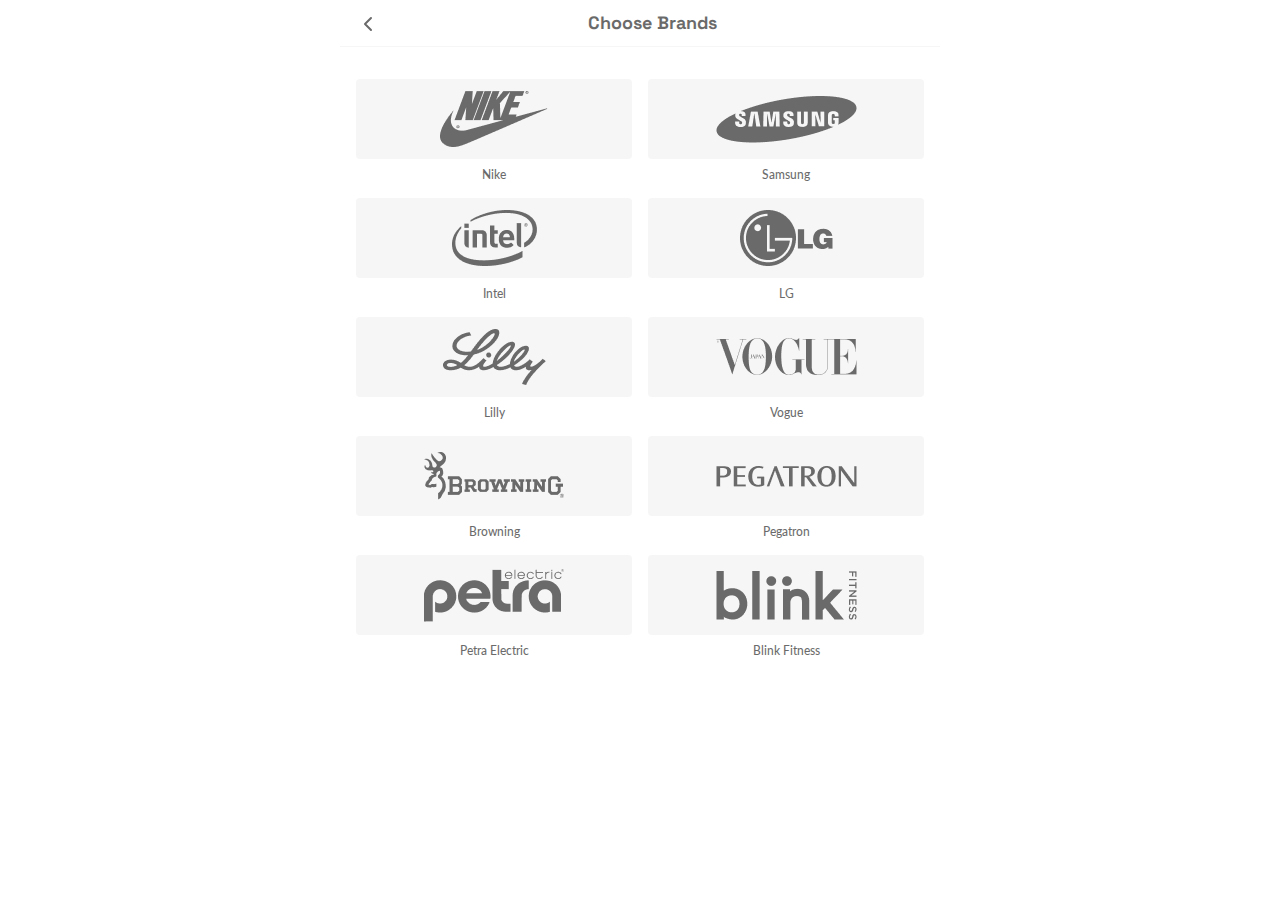
<file: choose-brand.html>
<!DOCTYPE html>
<html lang="en">
<head>
	<meta charset="utf-8">
	<meta http-equiv="X-UA-Compatible" content="IE=edge">
	<meta name="viewport" content="width=device-width, initial-scale=1">
	<title>Zoop Retails Store</title>
	<link rel="icon" href="assets/images/favicon/icon.png">
	<link href="https://fonts.googleapis.com/css2?family=Space+Grotesk:wght@300;400;500;600;700&display=swap" rel="stylesheet">
	<link href="https://fonts.googleapis.com/css2?family=Lato:ital,wght@0,100;0,300;0,400;0,700;0,900;1,100;1,300;1,400;1,700;1,900&display=swap" rel="stylesheet">
	<link rel="stylesheet" href="assets/css/all.min.css">
	<link rel="stylesheet" href="assets/css/slick.css">
	<link rel="stylesheet" href="assets/css/bootstrap.min.css">
	<link rel="stylesheet" href="assets/css/style.css">
	<link rel="stylesheet" href="assets/css/media-query.css">
</head>
<body>
	<div class="site-content">
		<!-- Preloader Start -->
		<div class="loader-mask">
			<div class="circle">
			</div>
		</div>
		<!-- Preloader End -->
		<!-- Header Start -->
		<header id="top-header">
			<div class="container">
				<div class="top-header-full">
					<div class="back-btn">
						<a href="javascript:history.go(-1)">
							<svg width="24" height="24" viewBox="0 0 24 24" fill="none" xmlns="http://www.w3.org/2000/svg">
								<mask id="mask0_330_7385" style="mask-type:alpha" maskUnits="userSpaceOnUse" x="0" y="0" width="24" height="24">
									<rect width="24" height="24" fill="black"/>
								</mask>
								<g mask="url(#mask0_330_7385)">
									<path d="M15 18L9 12L15 6" stroke="black" stroke-width="2" stroke-linecap="round" stroke-linejoin="round"/>
								</g>
							</svg>
						</a>
					</div>
					<div class="header-title">
						<p>Choose Brands</p>
					</div>
				</div>
			</div>
			<div class="navbar-boder"></div>
		</header>
		<!-- Header End -->
		<!-- Brands Screen Start -->
		<section id="brand-page">
			<div class="container">
				<h1 class="d-none">Brands</h1>
				<div class="brand-page-wrapper mt-32">
					<div class="brand-content-details">
						<div class="brand-details">
							<img src="assets/images/choose-brand/brand-1.png" alt="brand-img">
						</div>
						<div class="brands-content">
							<p>Nike</p>
						</div>
					</div>
					<div class="brand-content-details">
						<div class="brand-details">
							<img src="assets/images/choose-brand/brand-2.png" alt="brand-img">
						</div>
						<div class="brands-content">
							<p>Samsung</p>
						</div>
					</div>
					<div class="brand-content-details">
						<div class="brand-details">
							<img src="assets/images/choose-brand/brand-3.png" alt="brand-img">
						</div>
						<div class="brands-content">
							<p>Intel</p>
						</div>
					</div>
					<div class="brand-content-details">
						<div class="brand-details">
							<img src="assets/images/choose-brand/brand-4.png" alt="brand-img">
						</div>
						<div class="brands-content">
							<p>LG</p>
						</div>
					</div>
					<div class="brand-content-details">
						<div class="brand-details">
							<img src="assets/images/choose-brand/brand-5.png" alt="brand-img">
						</div>
						<div class="brands-content">
							<p>Lilly</p>
						</div>
					</div>
					<div class="brand-content-details">
						<div class="brand-details">
							<img src="assets/images/choose-brand/brand-6.png" alt="brand-img">
						</div>
						<div class="brands-content">
							<p>Vogue</p>
						</div>
					</div>
					<div class="brand-content-details">
						<div class="brand-details">
							<img src="assets/images/choose-brand/brand-7.png" alt="brand-img">
						</div>
						<div class="brands-content">
							<p>Browning</p>
						</div>
					</div>
					<div class="brand-content-details">
						<div class="brand-details">
							<img src="assets/images/choose-brand/brand-8.png" alt="brand-img">
						</div>
						<div class="brands-content">
							<p>Pegatron</p>
						</div>
					</div>
					<div class="brand-content-details">
						<div class="brand-details">
							<img src="assets/images/choose-brand/brand-9.png" alt="brand-img">
						</div>
						<div class="brands-content">
							<p>Petra Electric</p>
						</div>
					</div>
					<div class="brand-content-details">
						<div class="brand-details">
							<img src="assets/images/choose-brand/brand-10.png" alt="brand-img">
						</div>
						<div class="brands-content">
							<p>Blink Fitness</p>
						</div>
					</div>
				</div>
			</div>
		</section>
		<!-- Brands Screen End -->
	</div>
	<script src="assets/js/jquery-min-3.6.0.js"></script>
	<script src="assets/js/slick.min.js"></script>
	<script src="assets/js/bootstrap.bundle.min.js"></script>
	<script src="assets/js/custom.js"></script>
</body>
</html>
</file>
<file: assets/css/style.css>
/*------------------------------------------------------------------
Project: Zoop Retail Store
Author: Ilkin Guluzade       
Last change: 31 July, 2023  
Primary use: Multipurpose eCommerce Mobile App 
-------------------------------------------------------------------*/

/*----------------Table of contents Start---------------------------

1.Default CSS
2.Animation CSS
3.Splash Screen CSS
4.Onboarding-Screen CSS
5.Let You Screen CSS
6.Sign In Screen CSS
7.Forget Password Screen CSS
8.Verify Number Screen CSS
9.Check Mail Screen CSS
10.Notification Allow Screen CSS
11.Account Created Screen CSS
12.No result Found Screen CSS
13.Order Successfull Screen CSS
14.Preferred Language Screen CSS
15.Choose Interest Screen CSS
16.Homescreen1 CSS 
17.Tabbar CSS
18.Language Screen CSS
19.Currency Screen CSS
20.Faq Screen
21.Friend Invite Screen CSS
22.Category Screen CSS
23.Choose Brand Screen CSS
24.Offer Page Screen CSS
25.Empty Cart Screen CSS
26.Cart Without Promocode Screen CSS
27.Log-out Screen CSS
28.Checkout screen
29.Account Screen CSS
30.Address Screen CSS
31.Filter Screen CSS
32.Best Seller CSS
33.Contact Us CSS
34.Privacy Page CSS
35.Finger print CSS
36.Review Screen CSS
37.About-Us CSS
38.Single Clothes Screen CSS
39.Shoes Screen CSS
40.Setting Screen CSS
41.Payment Screen CSS
42.Notification Option Screen CSS
43.Notification
44.Track Order Screen
45.My Order Screen 2
46.Homescreen2
47.Profile Edit
48.Add New Address
49.Leave Review Screen CSS
50.Wallet Screen
51.Preloader
52.Tabbar CSS
53.Datepiker CSS
54.Feedback Screen CSS
55.Finger Print Loader Screen CSS

---------Table of contents End-----------------------------------*/

/*------------------------ [Color codes] ------------------------
                        
Background:     #ffffff ,#F0F0F0,#FF4C3B
Content:        #707070, #000
-------------------------------------------------------------------*/

/************************ 1.Default CSS ***************************/
body {
 margin: 0;
 padding: 0;
 height: 100%;
}
h1,
h2,
h3,
h4,
h5,
h6,
p {
    margin: 0;
    padding: 0;
}
html{
    scroll-behavior: smooth;
}

body {
    max-width: 600px;
    margin: 0 auto;
}
a{
    text-decoration: none;
}
.mt-16{
    margin-top: 16px;
}
.mt-32{
    margin-top: 32px;
}
.mt-8{
    margin-top: 8px;
}
.mt-24{
    margin-top: 24px;
}
.mt-12{
    margin-top: 12px;
}
svg{
    vertical-align: middle;
}
input{
    outline-width: 0;
    outline-offset: 0;
    outline: 0;
}
textarea{
  outline-width: 0;
  outline-offset: 0;
  outline: 0;
}
.container{
    padding-left: 16px;
    padding-right: 16px;
}
.fixed {
 position: fixed;
 z-index: 2;
 -webkit-box-shadow: 0px 0px 4px rgba(0, 0, 0, 0.1);
 box-shadow: 0px 0px 4px rgba(0, 0, 0, 0.1);
 width: 100%;
 top: 0%;
 -webkit-box-shadow: 0 0 22px -4px rgb(0 0 0 / 17%);
 box-shadow: 0 0 22px -4px rgb(0 0 0 / 17%);
 -webkit-animation: fixedheader 600ms ease 0ms 1 forwards;
 animation: fixedheader 600ms ease 0ms 1 forwards;
}
body::-webkit-scrollbar {
    width: 0;
    background: transparent;
}
::-webkit-scrollbar {
  width: 0px;
}

/************************ 2.Animation CSS ***************************/
@keyframes fixedheader {
    from {
        transform: translateY(-100%);
    }
    to {
        transform: translateY(0);
    }
}

@keyframes sk-circleFadeDelay {
  0%, 39%, 100% { opacity: 0; }
  40% { opacity: 1; } 
}
@keyframes spin {
    0% {
        transform: rotate(0deg);
    }
    100% {
        transform: rotate(360deg);
    }
}

/************************ 3.Splash Screen CSS ***************************/
#about-us-screen,
#privacy-page,
#contact-us-page,
#invite-friend-page,
#notification-option-screen,
#setting-page,
#notification-page,
#review-page-sec,
#offer-page,
#shoes-screen,
#verify-screen,
#leave-review-screen,
#seller-screen,
#currency-page,
#language-screen,
#order2-screen,
#profile-edit,
#track-order-page,
#promocode2-screen,
#faq-sec{
    margin-bottom: 16px;
}
.sign-with-password-btn a,
.sign-in-btn a,
.send-instruction-btn a,
.change-password-btn a,
.open-email-btn a,
.verify-btn a,
.allow-btn a,
.shop-now-btn a,
.next-btn a,
.onboarding-next-btn a,
.inter-next-btn a,
.add-to-cart-cloth-btn a,
.confirm-order-btn a,
.success-home a ,
.update-change-btn a,
.add-btn-wallet a,
.add-my-card-btn a,
.new-add-btn a,
.add-address-btn a,
.procode-btn a,
.cancel-log-out-btn a,
.apply-code-btn a,
.filter-btn a,
.add-new-card-btn a,
.feedback-btn a {  
    width: 337px;
    border-radius: 8px;
    background: #FF4C3B;
    display: flex;
    align-items: center;
    justify-content: center;
    padding: 12px 0;
    color: #FFF;
    text-align: center;
    font-family: Lato;
    font-size: 18px;
    font-style: normal;
    font-weight: 600;
    line-height: 24px;
    margin: auto;
}
.splash-screen-title {
    color: #000;
    text-align: center;
    font-family: Space Grotesk;
    font-size: 48px;
    font-style: normal;
    font-weight: 700;
    line-height: normal;
    margin-top: 20px;
}
.splash-screen-subtitle {
    color: #707070;
    text-align: center;
    font-family: Space Grotesk;
    font-size: 18px;
    font-style: normal;
    font-weight: 500;
    line-height: 24px; 
    margin-top: 15px;
}
.splash-screen-logo {
    display: block;
    text-align: center;
}
#splash-screen-page {
    height: 100vh;
    width: 100%;
    display: flex;
    align-items: center;
    justify-content: center;
    background:#FFF;
}

/************************ 4.Onboarding-Screen CSS ***************************/
.Onboarding-Screen-1{
    background-repeat: no-repeat;
    background-size: cover;
    max-width: 100%;  
    position: relative;
    height: 100vh;
    width: 100%;
}
.slide1{
 background-image: url(../images/onboarding-screen/onboarding-1.png);
}
.slide2{
 background-image: url(../images/onboarding-screen/onboarding-2.png);
}
.slide3{
 background-image: url(../images/onboarding-screen/onboarding-3.png);
}
.skip_btn-onboading {
    color: #FFF;
    text-align: right;
    font-family: Lato;
    font-size: 18px;
    font-style: normal;
    font-weight: 600;
    line-height: 24px;
    padding: 0 16px;
    padding-top: 30px;
}
.skip_btn-onboading a{
  color: #FFF;
}
.overlay-onboading {
 background: linear-gradient(180deg, rgba(0, 0, 0, 0.00) 0%, rgba(0, 0, 0, 0.60) 61.67%, #000 100%);
 width: 100%;
 height: 100%;
 position: absolute;
 left: 0;
 top: 0;
 right: 0;
}
.Onboarding-Screen-1-full {
    position: relative;
    height: 100vh;
}
.boarding-title {
    position: absolute;
    bottom: 200px;
}
.custom-slider-dots {
    width: 12px !important;
    height: 12px !important;
    border-radius: 8px !important;
    border: none !important;
    background: #F44336 !important;
}
.custom-slider-btn .active{
    width: 28px !important;
}
.custom-slider-btn{
    position: absolute;
    right: 0;
    bottom:140px;
    z-index: 2;
    padding: 0;
    margin:0 !important;
    list-style: none;
    height: fit-content;
}
.onboarding-slider .carousel-indicators [data-bs-target]{
    background: white !important;
    margin-right: 8px;
    margin-left: 8px;
}
.boarding-title h1 {
    color:#FFF;
    text-align: center;
    font-family: Space Grotesk;
    font-size: 32px;
    font-style: normal;
    font-weight: 700;
    line-height: 40px;
}
.onboarding-next-btn {
    position: fixed;
    width: 100%;
    left: 0;
    bottom: 0;
    margin-bottom: 16px;
    z-index: 5;
}

/************************ 5.Let You Screen CSS ***************************/
.header-heading h1 {
    color: #FFF;
    font-family: Space Grotesk;
    font-size: 32px;
    font-style: normal;
    font-weight: 700;
    line-height: 40px;
}
#let-yoy-page-section{
    position: relative;
}
.let-yoy-page-section-full {
    position: absolute;
    width: 100%;
    top: 0;
    padding: 0 16px;
}
.back-btn-page {
    padding-top: 30px;
}
.header-heading {
    padding: 40px 0 0 0;
}
.overlay {
    background: rgb(0 0 0 / 60%);
    width: 100%;
    height: 100%;
    position: absolute;
    left: 0;
    top: 0;
    right: 0;
}
.social-icon {
    display: block;
    padding: 10px 0;
    width: 100%;
    border-radius: 8px;
    border: 2px solid #F0F0F0;
    text-align: center;
}
.social-txt {
    color:#000;
    text-align: center;
    font-family: Lato;
    font-size: 18px;
    font-style: normal;
    font-weight: 600;
    line-height: 24px; 
    padding-left: 12px;
}
.social-icon-img {
    width: 24px;
    height: 24px;
    display: inline-block;
    vertical-align: text-bottom;
}
.let-social-media-sec-full{
    margin-top: 32px;
}
.or-section p {
    overflow: hidden;
    color:#707070;
    text-align: center;
    font-family: Lato;
    font-size: 16px;
    font-style: normal;
    font-weight: 500;
    line-height: 24px;
}
.or-section{
    margin-top: 32px;
}
.or-section p:before,
.or-section p:after {
 background:#F0F0F0;
 content: "";
 display: inline-block;
 height: 2px;
 position: relative;
 vertical-align: middle;
 width: 50%;
}
.or-section p:before {
    right: 8px;
    margin-left: -50%;
}
.or-section p:after {
    left:8px;
    margin-right: -50%;
}
.sign-with-password-btn,
.sign-in-btn {
    margin-top: 32px;
}
.block-footer p {
    color:#707070;
    text-align: center;
    font-family: Lato;
    font-size: 16px;
    font-style: normal;
    font-weight: 500;
    line-height: 24px;
}
.block-footer a {
    color:#000;
    font-family: Lato;
    font-size: 16px;
    font-style: normal;
    font-weight: 600;
    line-height: 24px;
}
#let-you-footer {
    position: fixed;
    width: 100%;
    left: 0;
    bottom: 0;
    background: white;
    padding: 16px 0;
    z-index: 99;
}
#let-social-media-sec,
#sign-in-section-page,
#notification-screen 
{
    margin-bottom: 60px;
}
#mobile_code {
    margin-left: 20px;
    padding-right: 0;
}
.iti__arrow:before{
    content: url(../images/icons/faq-up.svg) !important;
    position: absolute;
    left: 0;
    top: 0px;
    padding-left: 12px;
    margin-left: 12px !important
}
.iti__arrow{
    border:0 !important;
    margin-left: 12px !important
}
.iti{
    display: flex !important;
}
.mobile-form {
    border-radius: 8px;
    background: #F0F0F0;
    padding: 12px;
}

/************************ 6.Sign In Screen CSS ***************************/
.sign-in-custom-input{
    border: none;
    background: transparent;
    width: 100%;
    padding-left: 12px;
    color:#707070;
    font-family: Lato;
    font-size: 18px;
    font-style: normal;
    font-weight: 400;
    line-height: 24px;
}
.form-details-sign-in {
    border-radius: 8px;
    background: #F0F0F0;
    padding: 12px;
    display: flex;
}
.sign-in-full-section{
    padding-top: 32px;
}
#eye,#eye1 
{
    color: #707070;
    line-height: inherit;
}
.footer-checkbox-input + .footer-chec-txt:before {
  content: "";
  margin-right: 12px;
  display: inline-block;
  vertical-align: text-top;
  width: 22px;
  height: 22px;
  border: 2px solid #000000;
  border-radius: 8px;
}
.footer-checkbox-input:checked + .footer-chec-txt:before {
  background: #FF4C3B;
  border: none;
}
.footer-checkbox-input:checked + .footer-chec-txt:after {
  content: "";
  position: absolute;
  left: 6px;
  top: 12px;
  background: white;
  width: 2px;
  height: 2px;
  box-shadow: 2px 0 0 white, 4px 0 0 white, 4px -2px 0 white, 4px -4px 0 white, 4px -6px 0 white, 4px -8px 0 white;
  transform: rotate(45deg);
}
.footer-checkbox-input{
  position: absolute;
  opacity: 0;
}
.footer-checkbox-input+ .footer-chec-txt {
  position: relative;
  cursor: pointer;
  padding: 0;
}
.footer-chec-txt {
    color: #707070;
    font-family: Lato;
    font-size: 16px;
    font-style: normal;
    font-weight: 500;
    line-height: 24px;
}
.forget-btn a {
    color: #000;
    text-align: right;
    font-family: Lato;
    font-size: 16px;
    font-style: normal;
    font-weight: 600;
    line-height: 24px;
}
.remember-section {
    display: flex;
    align-items: center;
    justify-content: space-between;
    margin-top: 16px;
}
.sign-in-social-media-deatails {
    width: 48px;
    height: 48px;
    border-radius: 8px;
    border: 2px solid #F0F0F0;
    display: flex;
    align-items: center;
    justify-content: center;
}
.sign-in-social-media-full {
    display: flex;
    justify-content: center;
    align-items: center;
    column-gap: 24px;
    margin-top: 32px;
}
.change-password-btn,
.send-instruction-btn {
    background: white;
    padding-bottom: 16px;
}

/************************ 7.Forget Password Screen CSS ***************************/
.header-title p {
    color:#000;
    text-align: center;
    font-family: Space Grotesk;
    font-size: 18px;
    font-style: normal;
    font-weight: 700;
    line-height: 24px;
}
.top-header-full {
    display: flex;
    align-items: center;
    justify-content: center;
    padding: 11px 0;
}
#top-header,
#top-navbar{
    background: white;
    max-width: 600px;
}
.header-title {
    margin-left: auto;
    margin-right: auto;
}
.forget-password-screen-top p {
    color:#707070;
    text-align: center;
    font-family: Lato;
    font-size: 16px;
    font-style: normal;
    font-weight: 500;
    line-height: 24px;
}
.back-btn,
.back-btn a {
    width: 24px;
    height: 24px;
    display: inline-block;
}

/************************ 8.Verify Number Screen CSS ***************************/
.otp-section {
    display: flex;
    align-items: center;
    justify-content: center;
    column-gap: 11px;
}
.otp-resend{
    text-align:right ;
}
.otp-section input {
    width: 100%;
    height: 60px;
    border: 1px solid #F0F0F0;
    text-align: center;
    padding: 10px;
    color: #707070;
    text-align: center;
    font-family: Lato;
    font-size: 20px;
    font-style: normal;
    font-weight: 500;
    line-height: normal;
}
.otp:focus{
    border: 1px solid #FF4C3B;
    filter: drop-shadow(0px 0px 8px rgba(0, 0, 0, 0.24));
    box-shadow: none;
}
.resend-txt1 {
    color: #707070;
    font-family: Lato;
    font-size: 16px;
    font-style: normal;
    font-weight: 500;
    line-height: 24px;
}
.resend-txt2 a {
    color: #000;
    font-weight: 600;
}
.otp-timer {
    display: inline-block;
    padding: 25px 18px;
    background: #FFFFFF;
    position: relative;
    height: 100px;
    width: 100px;
}
.otp-timer .border {
    position: absolute;
    top: 0;
    bottom: 0;
    left: 0;
    right: 0;
    background: transparent;
    border-radius: 50%;
    border: 2px dashed #F0F0F0 !important;
}
.timer-counter-content {
    color: #000;
    text-align: center;
    font-family: Lato;
    font-size: 20px;
    font-style: normal;
    font-weight: 400;
    line-height: normal;
}
.otp-left {
    color:#707070;
    text-align: center;
    font-family: Lato;
    font-size: 16px;
    font-style: normal;
    font-weight: 500;
    line-height: normal;
    margin-top: 4px;
}
.counter-sec {
    padding-top: 165px;
}

/************************ 9.Check Mail Screen CSS ***************************/
#check-mail-screen{
    margin-top: 70px;
}
.check-mail-img{
    text-align: center;
}
.check-mail-content{
    margin-top: 32px;
}
.check-mail-content h1 {
    color: #000;
    text-align: center;
    font-family: Space Grotesk;
    font-size: 32px;
    font-style: normal;
    font-weight: 700;
    line-height: 40px; 
}
#checkmail-footer {
    background: white;
    padding-bottom: 16px;
    margin-top: 32px;
}
.check-mail-content p {
    color: #707070;
    text-align: center;
    font-family: Lato;
    font-size: 16px;
    font-style: normal;
    font-weight: 500;
    margin-top: 16px;
    line-height: 24px; 
}
.open-email-skip-btn a {
    color: #000;
    text-align: center;
    font-family: Lato;
    font-size: 16px;
    font-style: normal;
    font-weight: 600;
    line-height: 24px;
}
.open-email-skip-btn {
    display: flex;
    justify-content: center;
    align-items: center;
    margin-top: 24px;
}

/************************ 10.Notification Allow Screen CSS ***************************/
.skip-section {
  padding: 8px 0;
}
.skip-btn a {
    color:#707070;
    text-align: right;
    font-family: Lato;
    font-size: 18px;
    font-style: normal;
    font-weight: 600;
    line-height: 24px; 
}
.skip-btn {
    display: flex;
    margin-left: auto;
    width: 34px;
    height: 34px;
    align-items: center;
}
.notification-img{
    text-align: center;
    margin-top: 42px;
}
.allow-btn,
.shop-now-btn,
.next-btn {
    position: fixed;
    width: 100%;
    bottom: 0;
    left: 0;
    padding: 16px 0;
    background: white;
}

/************************ 11.Account Created Screen CSS ***************************/
#account-created-screen,
#homescreen1-deatils-page,
#home2-screen
{
    margin-bottom: 90px;
}

/************************ 12.No result Found Screen CSS ***************************/
.search-iconn, .coupon-iconn {
    border-radius: 8px;
    background:#F0F0F0;
    border: none;
    padding: 14px 0 14px 16px !important;
}
.search-text {
    background:#F0F0F0 !important;
    padding: 12px !important;
    border: none;
    color:#000;
    font-family: Space Grotesk;
    font-size: 18px;
    font-style: normal;
    font-weight: 400;
    line-height: 24px;
}
.search-text::placeholder{
    color:#707070 ;
}
.search-iconn:focus-visible, .search-text:focus {
    outline: 0;
    -webkit-box-shadow: none;
    box-shadow: none;
}
input:-internal-autofill-selected{
    background: transparent !important;
}
.search-filter-btn a {
    border-radius: 8px;
    background:#FF4C3B;
    padding: 12px;
    display: inline-block;
}
.noresult-screen-full{
    display: flex;
    align-items: center;
    column-gap: 12px;
    margin-top: 32px;
}
#no-result-tab {
    flex-wrap: nowrap !important;
    margin-left: 16px;
    margin-bottom: 16px !important;
    padding-right: 16px;
}
#no-result-tab li{
    margin-left: 12px;
}
#no-result-tab li:first-child{
    margin-left: 0;
}
.noresult-screen-details{
    margin-top: 24px;
}
.noresult-content h2 {
    color:#000;
    text-align: center;
    font-family: Space Grotesk;
    font-size: 32px;
    font-style: normal;
    font-weight: 700;
    line-height: 40px;
}
.noresult-content p {
    color:#707070;
    text-align: center;
    font-family: Lato;
    font-size: 16px;
    font-style: normal;
    font-weight: 500;
    line-height: 24px; 
    margin-top: 16px;
}
.noresult-img{
    margin-top: 16px;
    text-align: center;
}
.noresult-content{
    margin-top: 24px;
}
#noresult-screen{
    margin-bottom: 88px;
}

/************************ 13.Order Successfull Screen CSS ***************************/
.oder-success-screen-full{
    margin-top: 32px;
}
.oder-success-content-full h1 {
    color:#000;
    text-align: center;
    font-family: Space Grotesk;
    font-size: 32px;
    font-style: normal;
    font-weight: 700;
    line-height: 40px;
}
.oder-success-img img {
    mix-blend-mode: darken;
}
.oder-success-content-full p {
    color:#707070;
    text-align: center;
    font-family: Lato;
    font-size: 16px;
    font-style: normal;
    font-weight: 500;
    line-height: 24px;
    margin-top: 12px;
}
.success-track-btn a {
    width: 343px;
    height: 48px;
    border-radius: 8px;
    border: 2px solid #FF4C3B;
    display: inline-block;
    padding: 12px 0;
    color: #FF4C3B;
    text-align: center;
    font-family: Lato;
    font-size: 18px;
    font-style: normal;
    font-weight: 600;
    line-height: 24px;
}
.success-track-btn,
.success-home,
.procode-btn{
    display: flex;
    align-items: center;
    justify-content: center;
}
.success-home{
    position: fixed;
    width: 100%;
    bottom: 0;
    left: 0;
    background: white;
    padding: 16px 0;
}
.success-track-btn {
    position: fixed;
    width: 100%;
    left: 0;
    bottom: 0;
    padding-bottom: 80px;
    background: white;
}
#oder-success-screen{
    margin-bottom: 144px;
}
.procode-btn {
    position: fixed;
    width: 100%;
    bottom: 0;
    left: 0;
    background: white;
    padding-bottom: 16px;
}
#Promocode-screen{
    position: relative;
    margin-bottom: 80px;
}
.promocode-copon{
    margin-top: 32px;
}
.coupon-txt {
    color:#707070;
    font-family: Space Grotesk;
    font-size: 18px;
    font-style: normal;
    font-weight: 400;
    line-height: 24px;
    border-radius: 8px;
    background:#F0F0F0;
    border: navajowhite;
}
.coupon-txt:focus{
    box-shadow: none;
    background:#F0F0F0;
}
.coupon-txt:placeholder{
    color:#707070;
}
.promocode2-wrapper {
    display: flex;
    align-items: center;
    justify-content: space-between;
    border-radius: 8px;
    border: 1px solid #F0F0F0;
    padding: 16px;
}
.apple-code-txt1 {
    color: #000;
    font-family: Space Grotesk;
    font-size: 18px;
    font-style: normal;
    font-weight: 500;
    line-height: 24px; 
    margin-left: 12px;
}
.apple-code-txt2 {
    color: #707070;
    font-family: Lato;
    font-size: 16px;
    font-style: normal;
    font-weight: 400;
    line-height: 24px;
    margin-top: 12px;
}
.apple-code-txt3 {
    color: #707070;
    text-align: right;
    font-family: Lato;
    font-size: 14px;
    font-style: normal;
    font-weight: 500;
    line-height: 20px; 
    margin-top: 12px;
}
.apply-code-btn{
    margin-top: 12px;
}
.copied-img {
    width: 24px;
    height: 24px;
    display: flex;
    margin-left: auto;
}
.color-red {
    color:#ED0006;
}
.shoes-img.wishlist-img {
    height: 120px;
}
.wishlist-wrapper-full {
    display: grid;
    grid-template-columns: repeat(2,1fr);
    gap: 16px;
}

/************************ 14.Preferred Language Screen CSS ***************************/
.select-lang-sec{
 display: flex;
 flex-wrap: wrap;
 gap: 16px;
}
.lang-sec input[type="radio"] {
  display: none;
}
.lang-sec input[type="radio"]:checked + label {
   background: #1E293B;
   border-radius: 8px;
   color: white;
   border: 2px solid transparent;
}
label.custom-radio-sel-lang {
    padding: 11px 16px;
    border: 2px solid #F0F0F0;
    border-radius: 8px;
    cursor: pointer;
    color:#000;
    text-align: center;
    font-family: Lato;
    font-size: 14px;
    font-style: normal;
    font-weight: 500;
    line-height: 18px;
}
.text-reset:focus{
    box-shadow: none !important;
}
.hey-txt {
    color: #000;
    font-family: Space Grotesk;
    font-size: 32px;
    font-style: normal;
    font-weight: 700;
    line-height: 40px;
    margin-top: 30px;
}
.select-lang {
    color: #707070;
    font-family: Lato;
    font-size: 16px;
    font-style: normal;
    font-weight: 500;
    line-height: 24px;
    margin-top: 16px;
}
#select-language-page,
#wishlist-section,
#empty-cart-page{
    margin-bottom: 90px;
}
.custom-bg-interest {
    border: none !important;
    border-radius: 4px !important;
    background:#F0F0F0;
}
.lang-sec input[type="checkbox"] {
    display: none;
}
.lang-sec input[type="checkbox"]:checked + label {
    background: #1E293B;
    border-radius: 8px;
    color: white;
    border: 2px solid transparent;
}
.inter-next-btn{
    position: fixed;
    bottom: 0;
    padding-bottom: 16px;
    background: white;
    width: 100%;
    left: 0;
}
#interest-page{
    margin-bottom: 95px;
}

/************************ 15.Choose Interest Screen CSS ***************************/
.top-navbar_full {
    display: flex;
    align-items: center;
    justify-content: space-between;
    padding: 11px 0;
}
.top-navbar-title p {
    color: #000;
    text-align: center;
    font-family: Space Grotesk;
    font-size: 18px;
    font-style: normal;
    font-weight: 700;
    line-height: 24px;
}
.skip_btn a {
    color:#707070;
    text-align: right;
    font-family: Lato;
    font-size: 18px;
    font-style: normal;
    font-weight: 600;
    line-height: 24px;
}
.navbar-boder {
    background:#F0F0F0;
    height: 1px;
}
.interest-page-top p{
    color:#707070;
    text-align: center;
    font-family: Lato;
    font-size: 16px;
    font-style: normal;
    font-weight: 500;
    line-height: 24px;
}
input.select-interest-custom-input {
    appearance: none;
}

/************************ 16.Homescreen1 CSS ***************************/
.logo-popup {
    margin-right: auto;
    margin-left: auto;
    display: -webkit-box;
    display: -ms-flexbox;
    display: flex;
}
.addtohome-popup p.title {
    font-family: Space Grotesk;
    font-style: normal;
    font-weight: 700;
    font-size: 30px;
    line-height: 40px;
    text-align: center;
    color: #1E293B;
    margin-top: 12px;
    margin-bottom: 16px;
}
.addtohome-popup p {
    margin-bottom: 24px;
    font-family: Lato;
    font-style: normal;
    font-weight: 400;
    font-size: 15px;
    line-height: 20px;
    color: #666666;
    text-align: center;
}
.addhome-btn {
    width: 343px;
    border-radius: 8px;
    background: #FF4C3B;
    display: flex;
    align-items: center;
    justify-content: center;
    padding: 12px 0;
    color: #FFF;
    text-align: center;
    font-family: Lato;
    font-size: 18px;
    font-style: normal;
    font-weight: 600;
    line-height: 24px;
    margin: auto;
}
a.addhome-btn {
    color: #ffffff;
}
.popup-close-home {
    display: -webkit-box;
    display: -ms-flexbox;
    display: flex;
    -webkit-box-align: center;
    -ms-flex-align: center;
    align-items: center;
    -webkit-box-pack: center;
    -ms-flex-pack: center;
    justify-content: center;
    width: 25px;
    height: 25px;
    margin-left: auto;
    margin-right: 12px;
    margin-top: 12px;
}
.offcanvas.offcanvas-bottom {
    border-radius: 0.625rem 0.625rem 0 0;
    height: unset;
    border-top: 0;
}
.home1-txt1 {
    color: #000;
    font-family: Space Grotesk;
    font-size: 20px;
    font-style: normal;
    font-weight: 700;
    line-height: 26px;
}
.home1-txt2 {
    color: #707070;
    font-family: Lato;
    font-size: 16px;
    font-style: normal;
    font-weight: 500;
    line-height: 20px;
    margin-top: 4px;
}
.homescreen-second-wrapper-top {
    display: flex;
    align-items: center;
    justify-content: space-between;
}
.home1-txt3 {
    color: #000;
    font-family: Space Grotesk;
    font-size: 20px;
    font-style: normal;
    font-weight: 700;
    line-height: 26px;
}
.view-all-txt {
    color: #707070;
    text-align: right;
    font-family: Lato;
    font-size: 16px;
    font-style: normal;
    font-weight: 600;
    line-height: 24px;
}
.category-slide-content h4,
.category-content-sec h4 {
    color: #000;
    font-family: Space Grotesk;
    font-size: 16px;
    font-style: normal;
    font-weight: 500;
    line-height: 20px; 
}
.category-slide-content h5,
.category-content-sec h5 {
    color: #707070;
    font-family: Lato;
    font-size: 12px;
    font-style: normal;
    font-weight: 500;
    line-height: normal;
    margin-top: 4px;
}
.category-slide-content{
    margin-top: 10px;
}
.homescreen-second-wrapper-slider .slick-track,
.homescreen-fourth-wrapper-slider .slick-track,
.homescreen-fifth-wrapper-slider .slick-track,
.homescreen-sixth-wrapper-slider .slick-track{
    margin-left: 15px;
}
.category-slide,
.seller-slide,
.brand-slide,
.featured-slide
{
    padding: 0 15px 0 0;
}
.category-slide img{
    border-radius: 8px;
}
.homescreen-third-wrapper h3 {
    color: #000;
    font-family: Space Grotesk;
    font-size: 24px;
    font-style: normal;
    font-weight: 700;
    line-height: 36px; 
    width: 253px;
}
.homescreen-third-wrapper p {
    color: #707070;
    font-family: Lato;
    font-size: 14px;
    font-style: normal;
    font-weight: 500;
    margin-top: 8px;
    line-height: 20px; 
    width: 260px;
}
.home1-shop-now-btn a {
    border-radius: 4px;
    background: #FF4C3B;
    padding: 6px 12px;
    color: #FFF;
    text-align: center;
    font-family: Lato;
    font-size: 14px;
    font-style: normal;
    font-weight: 600;
    line-height: 20px;
    display: inline-block;
}
.homescreen-third-sec{
    background-image: url(../images/homescreen-1/shop-now-1.png);
    background-repeat: no-repeat;
    background-size: cover;
    max-width: 100%;
    position: relative;
    padding: 32px 0;
}
.home-page-favourite {
    width: 32px;
    height: 32px;
    border-radius: 32px;
    background:#FFF;
    display: flex;
    align-items: center;
    justify-content: center;
    position: absolute;
    top: 8px;
    right: 8px;
}
.seller-txt-sec {
    border-radius: 4px;
    background: #000;
    padding: 8px;
    color:#FFF;
    text-align: center;
    font-family: Lato;
    font-size: 12px;
    font-style: normal;
    font-weight: 500;
    line-height: normal;
    position: absolute;
    bottom: 8px;
    left: 8px;
}
.seller-slide-top-content {
    border-radius: 8px;
    background: #F0F0F0;
    width: 200px;
    height: 240px;
    display: flex;
    align-items: center;
    justify-content: center;
    position: relative;
}
.seller-slide-top-content img {
    mix-blend-mode: multiply;
    padding: 3px 0;
}
.seller-name {
    color: #000;
    font-family: Space Grotesk;
    font-size: 16px;
    font-style: normal;
    font-weight: 500;
    line-height: 20px;
}
.seller-price-txt1 {
    color: #000;
    font-family: Lato;
    font-size: 14px;
    font-style: normal;
    font-weight: 500;
    line-height: 18px;
    padding-right: 8px;
}
.seller-price-txt2 {
    color:#707070;
    font-family: Lato;
    font-size: 12px;
    font-style: normal;
    font-weight: 500;
    line-height: 18px;
    text-decoration-line: line-through;
}
.seller-price-txt3 {
    color:#707070;
    font-family: Lato;
    font-size: 14px;
    font-style: normal;
    font-weight: 500;
    line-height: 18px;
}
.seller-bottom-price {
    display: flex;
    justify-content: space-between;
    margin-top: 8px;
}
.seller-star{
    padding-right: 4px;
}
.seller-slide-bottom-content{
    margin-top: 12px;
}
.seller-star img{
    display: inline-block;
}
.item-bookmark.active  {
    content: url(../images/icons/fill-heart.svg);
    height: 18px;
    width: 18px;
}
.brands-img {
    border-radius: 4px;
    background:#F0F0F0;
    display: flex;
    align-items: center;
    justify-content: center;
    padding: 12px;
}
.featured-slide-top {
 width: 100%;
 height: 160px; 
 border-radius: 8px;
 background: #F0F0F0;
 display: flex;
 align-items: center;
 justify-content: center;
 position: relative;
}
.home-page-featured-favourite {
    width: 32px;
    height: 32px;
    border-radius: 32px;
    background:#FFF;
    display: flex;
    align-items: center;
    justify-content: center;
    position: absolute;
    top: 4px;
    right: 4px;
}
.featured-slide-top img {
    mix-blend-mode: multiply;
}
.featured-name{
    color:#000;
    font-family: Space Grotesk;
    font-size: 12px;
    font-style: normal;
    font-weight: 500;
    line-height: 18px;
}
.shop-now2-sec{
    background-image: url(../images/homescreen-1/shop-now-2.png);
    background-repeat: no-repeat;
    background-size: cover;
    max-width: 100%;
    position: relative;
    padding: 32px 0;
}
.homescreen-seventh-wrapper h3{
    color:#FFF;
    font-family: Space Grotesk;
    font-size: 24px;
    font-style: normal;
    font-weight: 700;
    line-height: 36px; 
    width: 253px;
}
.homescreen-seventh-wrapper p{
    color: #FFF;
    font-family: Lato;
    font-size: 14px;
    font-style: normal;
    font-weight: 500;
    line-height: 20px; 
    width: 260px;
    margin-top: 8px;
}
.show-now2-custom-btn {
    outline-offset: 2px !important;
    width: 8px !important;
    height: 8px !important;
    border-radius: 13px;
    border: 2px solid #FFF !IMPORTANT;
    background: transparent !important;
    opacity: 1 !important;
}
.show-now2-custom-btn.active{
    width: 24px !important;
    background: white !important;
}
.slide-shop-now2 .carousel-indicators{
    margin: 0;
    right: 16px !important;
    bottom: 32px !important;
    justify-content: end !important;
    z-index: 1 !important;
}
.brands-content p {
    color:#000;
    text-align: center;
    font-family: Lato;
    font-size: 12px;
    font-style: normal;
    font-weight: 500;
    line-height: normal;
}
.brands-content{
    margin-top: 8px;
}
.custom-home1-tab-btn {
    padding: 7px 12px;
    border-radius: 16px !important;
    border: 2px solid #000 !important;
    color: #000;
    text-align: center;
    font-family: Lato;
    font-size: 12px;
    font-style: normal;
    font-weight: 600;
    line-height: 18px;
}
.custom-home1-tab-btn.active{
    border:2px solid transparent ;
    background: #000 !important;
    color: white;
}
.custom-home1-tab-btn:hover{
    color: #000 !important;
}
.custom-home1-tab-btn.active:hover{
    color: white !important;
}
.home1-tab-img img{
    mix-blend-mode: multiply;
}
.homepage1-tab-details-wrapper {
    display: flex;
    margin-top: 16px;
}
.home1-tab-img{
    width: 128px;
    margin-right: 12px;
    display: flex;
    align-items: center;
    justify-content: center;
    border-radius: 8px;
    background: #F0F0F0;
    padding: 9px 9px;
}
.home1-tab-favourite{
    margin-left: 16px;
    position: relative;
}
.plus-bnt-home1 {
    border-radius: 4px;
    background: #000;
    width: 28px;
    height: 28px;
    text-align: center;
    position: absolute;
    bottom: 0;
}
.tab-home1-txt1 {
    color:#000;
    whitespace: nowrap;
    font-family: Space Grotesk;
    font-size: 14px;
    font-style: normal;
    font-weight: 500;
    line-height: 18px;
}
.tab-home1-txt2 {
    color:#000;
    font-family: Lato;
    font-size: 12px;
    font-style: normal;
    font-weight: 500;
    line-height: 16px;
    margin-top: 12px;
}
.tab-home1-txt3 {
    color:#707070;
    font-family: Lato;
    font-size: 12px;
    font-style: normal;
    font-weight: 500;
    line-height: 16px;
}
.orange-star-tab{
    margin-top: 12px;
}
.home-page-arrival-favourite {
    width: 28px;
    height: 28px;
    background: #f0f0f0;
    border-radius: 16px;
    display: flex;
    align-items: center;
    justify-content: center;
}
#homepage1-tab li {
    margin-left: 12px;
}
#homepage1-tab li:first-child{
    margin-left: 0;
}
#homepage1-tab{
    flex-wrap: nowrap !important;
    margin-left: 16px;
    padding-right: 16px;
}

/************************ 17.Tabbar CSS ***************************/
.tabbar-bottom{
    width: 100%;
    height: 56px;
    border-radius: 28px;
    background: #FF4C3B;
    box-shadow: 0px 24px 12px -20px rgba(255, 76, 59, 0.80);
    display: flex;
    padding: 19px 24px;
}
.bottom-navigation-tabbar{
    margin-top: 100px;
}
.tabbar-bottom a {
    display: flex;
    align-items: center;
    justify-content: center;
    background: gray;
    padding: 11px 12px;
    width: 110px;
    height: 40px;
    border-radius: 20px;
}
.tabbar-bottom a svg path{
    stroke: white;
}
.tabbar-bottom a {
    margin-left: 24px;
}
.tabbar-bottom a:first-child{
    margin-left: 0;
}
.tabbar-bottom span {
    color: greenyellow;
    font-family: Lato;
    font-size: 14px;
    font-style: normal;
    font-weight: 500;
    line-height: 18px;
    padding-left: 12px;
}

/************************ 18.Language Screen CSS ***************************/
.change-lan-sec {
    padding: 17px 0px !important;
    border-bottom: 1px solid rgb(0 0 0 / 8%);
}
.form-check-input.custom-input {
    width: 18px;
    height: 18px;
    border-radius: 4px;
    border: 2px solid #666666;
    float: right !important;
}
.form-check-input.custom-input:focus{
    border: none !important;
    box-shadow: none !important;
}
.form-check-label.custom-lable {
    display: flex;
    align-items: center;
    color:#707070;
    font-family: Lato;
    font-size: 16px;
    font-style: normal;
    font-weight: 500;
    line-height: 20px; 
}
.form-check-input.custom-input:checked{
 background: white;
 background-image: url(../images/icons/lang-select.svg);
 background-size: cover;
 width: 20px;
 height: 20px;
 border: none;
 mix-blend-mode: darken;
}
.language-sel .form-check-label.custom-lable {
    color:#000;
}
.change-lan-sec:last-child {
    border: navajowhite;
}
.lang-list{
    margin-top: 15px;
}

/************************ 19.Currency Screen CSS ***************************/
.custom-lable span {
    padding-right: 8px;
}
.language-sel .curr-icon path {
    stroke: #1E293B;
}
input.form-check-input.custom-input:active{
    filter: unset;
}

/************************ 20.Faq Screen ***************************/
.boder-top1 {
    border-bottom: 1px solid rgb(0 0 0 / 10%);
    padding-top: 24px;
}
.nested-accordion {
  cursor: pointer;
  position: relative;
}
.nested-accordion .comment {
    color:#707070;
    font-family: Lato;
    font-size: 14px;
    font-style: normal;
    font-weight: 400;
    line-height: 20px; 
}
.nested-accordion h3 {
  color:#000;
  font-family: Space Grotesk;
  font-size: 16px;
  font-style: normal;
  font-weight: 700;
  line-height: 20px;
}
.nested-accordion h3:before {
  content: url(../images/icons/faq-plus.svg);
  position:absolute;
  right: 0;
  color:#FF4C3B;
  font-family: Space Grotesk;
  font-size: 20px;
  font-style: normal;
  font-weight: 700;
  line-height: 20px; 
}
.nested-accordion h3.selected {
  color:#FF4C3B;
  font-family: Space Grotesk;
  font-size: 16px;
  font-style: normal;
  font-weight: 700;
  line-height: 20px;
}
.nested-accordion h3.selected:before {
   content: url(../images/icons/faq-minus.svg);
}
.faq-txt1.selected:before{
 content: url(../images/icons/faq-down.svg) !important; 
}
.faq-txt1:before{
 content: url(../images/icons/faq-up.svg) !important; 
}
.faq-boder {
    height: 1px;
    background: rgb(0 0 0 / 10%);
}
.boder-top {
    border-bottom: 1px solid rgb(0 0 0 / 10%);
    padding-bottom: 24px;
}
.faq-txt1 {
  color:#000 !important;
  font-family: Space Grotesk !important;
  font-size: 16px !important;
  font-style: normal !important;
  font-weight: 500 !important;
  line-height: 24px !important; 
}
.faq-txt1.selected{
    color:#FF4C3B !important;
    font-family: Space Grotesk !important;
    font-size: 16px !important;
    font-style: normal !important;
    font-weight: 500 !important;
    line-height: 24px !important;
}

/************************ 21.Friend Invite Screen CSS ***************************/
.friend-name {
    color:#000;
    font-family: Space Grotesk;
    font-size: 16px;
    font-style: normal;
    font-weight: 700;
    line-height: 20px;
}
.friend-no {
    color:#707070;
    font-family: Lato;
    font-size: 14px;
    font-style: normal;
    font-weight: 500;
    line-height: 18px;
    margin-top: 8px;
}
.friend-no a{
   color:#707070;
}
.invite-img img {
    border-radius: 50px;
}
.invite-friend-wrapper{
    display: flex;
    align-items: center;
}
.invite-img{
    margin-right: 16px;
}
.custom-radio-sel-friend {
    display: flex;
    align-items: center;
    justify-content: center;
    width: 61px;
    height: 34px;
    border-radius: 4px;
    border: 2px solid #000;
    cursor: pointer;
    color: #000;
    text-align: center;
    font-family: Lato;
    font-size: 12px;
    font-style: normal;
    font-weight: 500;
    line-height: 18px;
}
.friend-select input[type="checkbox"]:checked + label {
    border-radius: 4px;
    background: #000;
    color: white;
    border: 2px solid transparent;
}
.friend-select input{
    display: none;
}
.friend-invite{
    margin-left: auto;
}

/************************ 22.Category Screen CSS ***************************/
.category-content-sec{
    margin-top: 12px;
}
.category-img-sec img{
    border-radius: 8px;
}
.category-page-wrapper{
    display: grid;
    grid-template-columns: repeat(2, 1fr);
    column-gap: 16px;
}
.category-page-wrapper .category-page-deatils:nth-child(2),
.category-page-wrapper .category-page-deatils:nth-child(3){
    margin-top: 0;
}
#category-page,
#brand-page{
    margin-bottom: 16px;
}

/************************ 23.Choose Brand Screen CSS ***************************/
.brand-details {
    background: #F0F0F0;
    border-radius: 4px;
    padding: 12px;
    text-align: center;
}
.brand-page-wrapper{
 display: grid;
 grid-template-columns: repeat(2, 1fr);
 gap: 16px; 
}

/************************ 24.Offer Page Screen CSS ***************************/
.offer-page-deatils{
 background-image: url(../images/offer-page/offer-1.png);
 background-repeat: no-repeat;
 max-width: 100%;
 position: relative;
 height: 186px;
 mix-blend-mode: darken;
 background-position: right;
}
.offer-1{
    background-image: url(../images/offer-page/offer-1.png);
}
.offer-2{
    background-image: url(../images/offer-page/offer-2.png);
}
.offer-3{
    background-image: url(../images/offer-page/offer-3.png);

}
.offer-4{
    background-image: url(../images/offer-page/offer-4.png);
}
.offer-page-content h3 {
    color: #000;
    font-family: Space Grotesk;
    font-size: 24px;
    font-style: normal;
    font-weight: 700;
    line-height: 36px;
    padding-top: 24px;
}
.offer-page-content p{
    color:#000;
    font-family: Space Grotesk;
    font-size: 18px;
    font-style: normal;
    font-weight: 500;
    line-height: 30px;
}
.get-dicount-txt {
    color: #707070 ;
    font-family: Lato;
    font-size: 14px;
    font-style: normal;
    font-weight: 500;
    line-height: 20px;
    margin-top: 16px;
    width: 170px;
}
.off-get {
    color:#707070 !important;
    font-family: Lato !important;
    font-size: 14px !important;
    font-style: normal !important;
    font-weight: 500 !important;
    line-height: 20px !important;
    width: 170px;
    margin-top: 16px !important;
}
.offer1-slider .carousel-indicators{
    margin-bottom: 16px !important;
    z-index: 1 !important;
}
.offer1-slider-custom-btn{
    border-radius: 8px !important;
    border: 2px solid #707070 !important;
    width: 8px !important;
    height: 8px !important;
    background: transparent !important;
    opacity: 1 !important;
}
.offer1-slider-custom-btn.active{
    width: 24px!important;
    background: #707070 !important;
}
.offer1-slider .carousel-item{
    border-radius: 24px;
    background: #F0F0F0;
    padding-left: 24px;
}

/************************ 25.Empty Cart Screen CSS ***************************/
.empty-cart-screen-full{
    text-align: center;
}
.shop-now-empty-btn a {
    border-radius: 8px;
    border: 2px solid #FF4C3B;
    width: 343px;
    padding: 12px;
    display: inline-block;
    color:#FF4C3B;
    text-align: center;
    font-family: Lato;
    font-size: 18px;
    font-style: normal;
    font-weight: 600;
    line-height: 24px;
}

/************************ 26.Cart Without Promocode Screen CSS ***************************/
.cart-without-img-sec {
    border-radius: 8px;
    background: #F0F0F0;
    width: 140px;
    height: 140px;
    display: flex;
    align-items: center;
    justify-content: center;
}
.cart-without-img-sec img {
    mix-blend-mode: darken;
    padding: 2px;
}   
.card-without-price-sec {
    display: flex;
    align-items: center;
    column-gap: 24px;
    margin-top: 12px;
}
.price-code-txt1 {
    overflow: hidden;
    color: #000;
    text-overflow: ellipsis;
    font-family: Space Grotesk;
    font-size: 14px;
    font-style: normal;
    font-weight: 500;
    line-height: 18px;
}
.price-code-txt2 {
    color: #000;
    font-family: Lato;
    font-size: 14px;
    font-style: normal;
    font-weight: 600;
    line-height: 20px;
    margin-top: 16px;
}
.price-code-txt3 span {
    color: #707070;
    font-family: Lato;
    font-size: 14px;
    font-style: normal;
    font-weight: 500;
    line-height: 20px; 
}
.cart-without-promocode-first-full {
    display: flex;
    column-gap: 14px;
}
.card-without-promocode-increment{
    margin-top: 12px;
}
.cart-without-promocode-full,
.without-code-second{
    margin-top: 24px;
}
.cart-boder {
    border-bottom: 1px solid #F0F0F0;
}
.enter-code-promocode {
    border-radius: 8px;
    background: #F0F0F0;
    padding: 12px;
    width: 100%;
}
.enter-code-promocode1 {
    border-radius: 8px;
    background: #000;
    padding: 12px;
    width: 100%;
}
.enter-code-promocode input {
    border-radius: 8px;
    background: #F0F0F0;
    border: navajowhite;
    color:#707070;
    font-family: Space Grotesk;
    font-size: 18px;
    font-style: normal;
    font-weight: 400;
    line-height: 24px;
    width: 100%;
}
.enter-code-promocode input:focus-visible{
    outline-width: 0 !important;
}
.enter-code-promocode1 input{
    color:#FFF;
    border: navajowhite;
    font-family: Space Grotesk;
    font-size: 18px;
    font-style: normal;
    font-weight: 400;
    line-height: 24px;
    width: 100%;
    border-radius: 8px;
    background: #000;
}
.code-cancel-btn a {
    background-color: #4ADE80 !important;
}
.enter-code-promocode input:placeholder{
 color:#707070; 
}
.code-plus-btn a {
    width: 48px;
    height: 48px;
    background: black;
    border-radius: 8px;
    display: grid;
    align-items: center;
    justify-content: center;
}
.code-details {
    display: flex;
    column-gap: 12px;
}
.without-code-second-full p {
    color:#000;
    font-family: Space Grotesk;
    font-size: 16px;
    font-style: normal;
    font-weight: 500;
    line-height: 20px;
}
.check-page-bottom-deatails {
 display: flex;
 justify-content: space-between;
 flex-wrap: wrap;
}
.check-price-name1 p,
.check-price-list1 p {
    color:#000;
    font-family: Lato;
    font-size: 16px;
    font-style: normal;
    font-weight: 500;
    line-height: 20px;
}
.check-price-name p {
    color:#707070;
    font-family: Lato;
    font-size: 16px;
    font-style: normal;
    font-weight: 500;
    line-height: 20px;
}
.col-green {
    color:#4ADE80;
    text-align: right;
    font-family: Lato;
    font-size: 16px;
    font-style: normal;
    font-weight: 500;
    line-height: 20px;
}
.col-red {
    color: #ED0006;
    text-align: right;
    font-family: Lato;
    font-size: 16px;
    font-style: normal;
    font-weight: 500;
    line-height: 20px;
}
.without-code-last-full {
    display: flex;
    align-items: center;
    justify-content: space-between;
}
.proceed-to.check-btn {
    border-radius: 8px;
    border: 2px solid #FF4C3B;
}
.proceed-to.check-btn a {
    width: 240px;
    height: 48px;
    display: flex;
    justify-content: center;
    align-items: center;
    color:#FF4C3B;
    text-align: center;
    font-family: Lato;
    font-size: 18px;
    font-style: normal;
    font-weight: 600;
    line-height: 24px;
}
.total-txt {
    color:#000;
    font-family: Space Grotesk;
    font-size: 16px;
    font-style: normal;
    font-weight: 500;
    line-height: 20px; 
}
.price-txt {
    color: #000;
    font-family: Lato;
    font-size: 18px;
    font-style: normal;
    font-weight: 500;
    line-height: 24px;
}
#cart-without-promocode
{
    margin-bottom: 90px;
}

/************************ 27.Log-out Screen CSS ***************************/
.sure-log-out-btn a{
    width: 343px;
    height: 48px;
    border-radius: 8px;
    border: 2px solid #707070;
    display: inline-block;
    padding: 12px 0;
    color: #707070;
    text-align: center;
    font-family: Lato;
    font-size: 18px;
    font-style: normal;
    font-weight: 600;
    line-height: 24px;
}
.empty-img,
.contact-img-sec,
.oder-success-img,
.myorder1-img{
    text-align: center;
}
#log-out-page {
    position: relative;
    margin-bottom: 144px;
}
.cancel-log-out-btn {
    position: fixed;
    width: 100%;
    bottom: 0;
    padding-bottom: 16px;
    left: 0;
    background: white;
    display: flex;
    justify-content: center;
    align-items: center;
    background: white;
}
.sure-log-out-btn {
    position: fixed;
    width: 100%;
    bottom: 0;
    padding-bottom: 80px;
    left: 0;
    display: flex;
    justify-content: center;
    align-items: center;
    background: white;
}

/************************ 28.Checkout screen ***************************/
.Checkout-first-sec-full span {
    color:#000;
    font-family: Space Grotesk;
    font-size: 18px;
    font-style: normal;
    font-weight: 700;
    line-height: 24px;
}
.Checkout-first-sec-full,
.check-deatils {
    display: flex;
    align-items: center;
    justify-content: space-between;
}
.Checkout-border {
    border-bottom: 1px solid #F0F0F0;
    margin-top: 8px;
}
.check-txt1 {
    overflow: hidden;
    color:#707070;
    text-overflow: ellipsis;
    white-space: nowrap;
    font-family: Lato;
    font-size: 16px;
    font-style: normal;
    font-weight: 500;
    line-height: 20px;
}
.check-txt2 {
    color:#707070;
    text-align: right;
    font-family: Lato;
    font-size: 16px;
    font-style: normal;
    font-weight: 500;
    line-height: 20px;
}
.check-txt2.col-green {
    color: #4ADE80;
}
.check-txt2.col-red {
    color: #ED0006;
}
.Checkout-second-full{
    margin-top: 16px;
}
.check-deatils{
    margin-bottom: 12px;
}
.check-deatils:last-child{
    margin-bottom: 0;
}
.shopping-deatils{
    display: flex;
}
.check-icon-sec {
    border-radius: 8px;
    padding: 12px;
    background: rgb(255 76 59 / 8%);
    width: 48px;
    height: 48px;
}
#checkout-modal-payment .modal-content.checkout-modal-content{
    padding: 24px 24px 8px 24px;
}
.check-deatils-sec {
    margin-left: 16px;
}
.check-back-sec{
    margin-left: auto;
}
.shipp-txt1 {
    color:#000;
    font-family: Space Grotesk;
    font-size: 16px;
    font-style: normal;
    font-weight: 500;
    line-height: 20px;
}
.shipp-txt2 {
    color:#707070;
    font-family: Lato;
    font-size: 14px;
    font-style: normal;
    font-weight: 500;
    line-height: 20px;
    margin-top: 8px;
}
.Checkout-third-sec,
.Checkout-fourth-sec,
.Checkout-sec-full{
    margin-top: 32px;
}
.shipping-boder {
    border-bottom: 1px solid #F0F0F0;
    padding-bottom: 16px;
}
.product-textarea {
    width: 100%;
    resize: none;
    height: 110px;
    border: none;
    color:#707070;
    font-family: Lato;
    font-size: 14px;
    font-style: italic;
    font-weight: 400;
    line-height: 20px;
    border-radius: 8px;
    background:#F0F0F0;
    margin-top: 12px;
}
.product-textarea:focus-visible{
    outline-width: 0 !important;
}
.checkout-form {
    border-radius: 8px;
    background: #F0F0F0;
    padding: 12px;
}
.checkout-form label {
    color:#000;
    font-family: Space Grotesk;
    font-size: 16px;
    font-style: normal;
    font-weight: 500;
    line-height: 20px;
}
.confirm-order-btn{
    display: flex;
    align-items: center;
    justify-content: center;
    position: fixed;
    bottom: 0;
    left: 0;
    right: 0;
    background: white;
    padding-bottom: 16px;
}
#Checkout-sec,
#accout-screen-page{
    position: relative;
    margin-bottom: 80px;
}
.checkout-modal-txt1 {
    color:#000;
    font-family: Space Grotesk;
    font-size: 18px;
    font-style: normal;
    font-weight: 500;
    line-height: 24px;
}
.modal-content.checkout-modal-content {
    border-radius: 16px;
    background: #FFF;
    padding: 24px;
}
#checkout-modal,
#checkout-modal-payment{
    background: rgb(0 0 0 / 40%) !important;
}
.checkout-modal-lbl-payment {
    padding: 16px 0;
}
.wallet-txt1{
    margin-left: 12px;
}
.checkout-modal-content .modal-header,
.checkout-modal-content .modal-body{
    padding: 0;
}
.checkout-modal-lbl{
    display: inline-grid !important;
    padding: 16px 0;
    color:#000;
    font-family: Lato;
    font-size: 16px;
    font-style: normal;
    font-weight: 500;
    line-height: 24px; 
}
.checkout-modal-lbl span {
    padding-top: 8px;
    color:#707070;
    font-family: Lato;
    font-size: 14px;
    font-style: normal;
    font-weight: 500;
    line-height: 20px; 
    margin-right: 30px;
}
.chek-1{
    padding-bottom: 0 !important;
}
.seller-modal .seller-content-modal{
    padding: 8px 24px !important;
}
#checkout-modal .custom-radio input,
#checkout-modal-payment .custom-radio input
{
    right: 0;
}
.checkout-modal-content .modal-header {
    padding-bottom: 16px;
}
#checkout-modal .border-bottom:nth-child(3),
#checkout-modal-payment .border-bottom:nth-child(7),
.seller-content-modal .border-bottom:nth-child(6) {
    border-bottom: 0 !important;
}
.custom-radio {
    position: relative;
    margin-bottom: 0;
}
.form-check-input:checked {
    background-color: #02aabd;
    border-color: #02aabd;
}
#checkout-modal .form-check-input:active,
#checkout-modal-payment .form-check-input:active
{
    filter: none;
}
#checkout-modal .form-check-input:checked[type=radio],
#checkout-modal-payment .form-check-input:checked[type=radio] {
    outline: 2px solid #0b0b0b;
    outline-offset: 4px;
    background: black;
    border: 0;
    width: 15px;
    height: 15px;
}
#checkout-modal .form-check-input,
#checkout-modal-payment .form-check-input{
 border: 2px solid black;
 width: 20px;
 height: 20px;
}
.custom-radio input {
    position: absolute;
    right: 16px;
    top: 0;
    bottom: 0;
    margin: auto;
}
#checkout-modal input:focus,
#checkout-modal-payment input:focus {
    box-shadow: none;
}.payment-type {
    width: 45px;
    height: 32px;
    border-radius: 4px;
    border: 1px solid rgba(0, 0, 0, 0.10);
    background: #FFF;
    display: inherit;
    text-align: center;
}

/************************ 29.Account Screen CSS ***************************/
.accout-screen-first{
    display: flex;
    align-items: center;
}
.accout-screen-content{
    margin-left: 16px;
}
.accout-screen-edit {
    margin-left: auto;
}
.accout-screen-edit a {
    padding: 9px;
    background: black;
    display: flex;
    border-radius: 18px;
}
.accout-screen-content h3 {
    color:#000;
    font-family: Space Grotesk;
    font-size: 18px;
    font-style: normal;
    font-weight: 500;
    line-height: 24px;
}
.accout-screen-content p {
    color:#707070;
    font-family: Lato;
    font-size: 14px;
    font-style: normal;
    font-weight: 400;
    line-height: normal;
    margin-top: 4px;
}
.accout-screen-img img {
    border-radius: 40px;
}
.accout-screen-second{
    margin-top: 24px;
}
.accout-screen-second-full a {
    display: block;
}
.account-img {
    padding: 12px;
    background: rgb(255 76 59 / 8%);
    border-radius: 8px;
    margin-right: 16px;
}
.account-content p {
    color:#000;
    font-family: Space Grotesk;
    font-size: 16px;
    font-style: normal;
    font-weight: 500;
    line-height: 20px;
}
.account-wrapper{
    display: flex;
    align-items: center;
    padding: 12px 0;
    border-top: 1px solid rgb(0 0 0 / 8%);
}
.account-back-btn {
    margin-left: auto;
}
.accout-border {
    border-bottom: 1px solid rgb(0 0 0 / 8%);
}

/************************ 30.Address Screen CSS ***************************/
.add-icon {
    border-radius: 4px;
    background: #F0F0F0;
    padding: 12px;
    width: 48px;
    height: 48px;
}
.add-deatils-txt1 {
    color:#000;
    font-family: Space Grotesk;
    font-size: 16px;
    font-style: normal;
    font-weight: 500;
    line-height: 20px;
    margin-right: 12px;
}
.add-deatils-txt2 {
    color: #000;
    text-align: center;
    font-family: Lato;
    font-size: 12px;
    font-style: normal;
    font-weight: 500;
    line-height: 16px;
    padding: 2px 8px;
    border-radius: 4px;
    background:#F0F0F0;
}
.address-screen-wrapper{
    display: flex;
    border-bottom: 1px solid #F0F0F0;
    padding: 24px 0;
}
.add-deatils{
    margin-left: 12px;
}
.add-edit-btn{
    margin-left: auto;
}
.add-deatils-txt3 {
    color:#707070;
    font-family: Lato;
    font-size: 14px;
    font-style: normal;
    font-weight: 500;
    line-height: 20px;
    margin-top: 8px;
}
.new-add-btn,
.add-my-card-btn,
.add-new-card-btn{
    display: flex;
    align-items: center;
    justify-content: center;
    position: fixed;
    width: 100%;
    left: 0;
    bottom: 0;
    background: white;
    padding-bottom: 16px;
}
#address-screen,
#add-newcard-screen{
    margin-bottom: 80px;
}
.address-screen-wrapper:nth-child(5) {
    border: none;
}

/************************ 31.Filter Screen CSS ***************************/
.filter-modal .pricing-slider .irs-slider {
    height: 22px;
    width: 22px;
    background: #ffffff;
    border: 2px solid #000;
    z-index: 0;
}
.filter-modal .pricing-slider .irs-line {
    height: 4px;
    border: none;
    background: #F0F0F0;
    border-radius: 2px;
}
.filter-modal .pricing-slider .irs-bar {
    height: 4px;
    border: none;

    background: #000;
    border-radius: 2px;
}
.filter-modal .pricing-slider .irs-from, 
.filter-modal .pricing-slider .irs-to {
    background-color: #000;
    color:#FFF;
    text-align: center;
    font-family: Lato;
    font-size: 10px;
    font-style: normal;
    font-weight: 600;
    line-height: normal;
    width: 34px;
    height: 20px;
}
.filter-modal .pricing-slider .irs-min, 
.filter-modal .pricing-slider .irs-max {
  display: none; 
}
.select-filter{
 display: flex;
 justify-content: space-between;
 border-radius: 8px;
 border: 2px solid #000;
 padding: 4px;
}
.filter-sec input[type="radio"] {
 display: none;
}
.filter-sec input[type="radio"]:checked + label {
 background: black;
 border-radius: 8px;
 color: white;
 border: 2px solid transparent;
 width: 112px;
}
label.custom-radio-sel-filter {
    padding: 11px 16px;
    cursor: pointer;
    color:#000;
    text-align: center;
    font-family: Lato;
    font-size: 14px;
    font-style: normal;
    font-weight: 600;
    line-height: 20px;
    height: 32px;
    display: flex;
    align-items: center;
    justify-content: center;
}
.select-category{
   display: flex;
   column-gap: 12px;
   padding-right: 16px;
}
.category-sec input[type="radio"] {
  display: none;
}
.category-sec input[type="radio"]:checked + label {
 background: black;
 border-radius: 16px;
 border: 2px solid #000;
 color: white;
}
label.custom-radio-sel-category {
    padding: 7px 12px;
    cursor: pointer;
    color:#000;
    text-align: center;
    font-family: Lato;
    font-size: 14px;
    font-style: normal;
    font-weight: 600;
    line-height: 20px;
    display: flex;
    align-items: center;
    justify-content: center;
    border-radius: 16px;
    border: 2px solid #000;
}
.filter-second {
    margin-left: 16px;
}
.filter-title {
    color: #000;
    font-family: Space Grotesk;
    font-size: 20px;
    font-style: normal;
    font-weight: 700;
    line-height: 26px;
}
.filter-modal span.irs-to:before,
.filter-modal span.irs-from:before
{
    content: "";
    width: 20px;
    height: 20px;
    position: absolute;
    background: #000;
    bottom: -4px;
    rotate: 137deg;
    z-index: -1;
    border-radius: 5px;
}
.filter-modal span.irs-to,
.filter-modal span.irs-from {
    display: flex;
    top: -10px;
    justify-content: center;
    border-radius: 5px;
    align-items: center;
}
.filter-content{
    margin-top: 30px;
}
.filter-review {
    margin-left: 16px;
}
.filter-btn {
    position: fixed;
    width: 100%;
    left: 0;
    right: 0;
    background: white;
    padding-bottom: 16px;
    bottom: 0;
}
#filter-screen{
    margin-bottom: 80px;
}

/************************ 32.Best Seller CSS ***************************/
.seller-top-sec-full {
    display: flex;
    align-items: center;
    justify-content: space-between;
}
.seller-txt1 {
    color:#707070;
    font-family: Lato;
    font-size: 14px;
    font-style: normal;
    font-weight: 600;
    line-height: 18px;
}
.seller-top-sec-full a {
    display: initial;
    align-items: center;
    column-gap: 5px;
}

/************************ 33.Contact Us CSS ***************************/
.contact-us-page-deatils{
    margin-top: 32px;
}
.contact-us-mail-btn{
    margin-top: 12px;
}
.contact-us-content h1 {
    color:#000;
    text-align: center;
    font-family: Space Grotesk;
    font-size: 32px;
    font-style: normal;
    font-weight: 700;
    line-height: 40px;
}
.contact-us-content p {
    color:#707070;
    text-align: center;
    font-family: Lato;
    font-size: 16px;
    font-style: normal;
    font-weight: 500;
    line-height: 24px; 
    margin-top: 16px;
}
.contact-us-content{
    margin-top: 32px;
}
.contact-us-mobile-btn a,
.contact-us-mail-btn a {
    border-radius: 8px;
    background: rgb(255 76 59 / 8%);
    padding: 12px;
    width: 343px;
    display: block;
    color:#000;
    font-family: Space Grotesk;
    font-size: 18px;
    font-style: normal;
    font-weight: 500;
    line-height: 24px; 
}
.contact-us-mobile-btn,
.contact-us-mail-btn{
    display: flex;
    align-items: center;
    justify-content: center;
}
.contact-us-no{
    margin-left: 12px;
}

/************************ 34.Privacy Page CSS ***************************/
.privacy-txt1,
.privacy-txt2,
.privacy-txt6,
.privacy-txt4,
.privacy-txt5 {
    color: #707070;
    font-family: Lato;
    font-size: 14px;
    font-style: normal;
    font-weight: 400;
    line-height: 20px;
}
.privacy-txt3 {
    color:#000;
    font-family: Space Grotesk;
    font-size: 18px;
    font-style: normal;
    font-weight: 700;
    line-height: 24px; 
}
.privacy-page-full{
    margin-top: 32px;
}
.privacy-second-content{
    margin-top: 24px;
}
.privacy-txt2,
.privacy-txt5,
.privacy-txt6{
    padding-top: 10px !important;
}
.privacy-txt4{
    padding-top: 16px !important;
}

/************************ 35.Finger print CSS ***************************/
.finger-top p {
    color:#707070;
    text-align: center;
    font-family: Lato;
    font-size: 16px;
    font-style: normal;
    font-weight: 500;
    line-height: 24px;
}
.finger-bottom-fingerprint {
    text-align: center;
}
.finger-print-sec-btn {
    position: fixed;
    width: 100%;
    left: 0;
    right: 0;
    bottom: 0;
    padding-bottom: 16px;
    background: white;
}
#finger-print-sec{
    position: relative;
    margin-bottom: 80px;
}
p.print-txt {
    color:#707070;
    text-align: center;
    font-family: Lato;
    font-size: 16px;
    font-style: normal;
    font-weight: 500;
    line-height: 24px;
    margin-top: 32px;
}
.print-skip-btn a {
    width: 163px;
    height: 48px;
    border-radius: 8px;
    background: #F0F0F0;
    display: flex;
    align-items: center;
    justify-content: center;
    color:#000;
    text-align: center;
    font-family: Lato;
    font-size: 20px;
    font-style: normal;
    font-weight: 600;
    line-height: normal;
}
.print-continue-btn a{
    width: 163px;
    height: 48px;
    border-radius: 8px;
    background: #FF4C3B;
    display: flex;
    align-items: center;
    justify-content: center;
    color:#fff;
    text-align: center;
    font-family: Lato;
    font-size: 20px;
    font-style: normal;
    font-weight: 600;
    line-height: normal;
}
.finger-print-sec-btn-wrapp{
    display: flex;
    align-items: center;
    justify-content: center;
    gap: 16px;
}
.finger-top{
    margin-top: 32px;
}
.finger-bottom{
    padding-top: 127px;
}
.finger-img-sec {
    text-align: center;
}
.finger-content-sec h2 {
    color:#000;
    text-align: center;
    font-family: Space Grotesk;
    font-size: 32px;
    font-style: normal;
    font-weight: 700;
    line-height: 40px;
}
.finger-content-sec p {
    color:#707070;
    text-align: center;
    font-family: Lato;
    font-size: 16px;
    font-style: normal;
    font-weight: 500;
    line-height: 24px;
    margin-top: 16px;
}
.loader {
    text-align: center;
    margin-top: 32px;
}
.finger-modal-content .modal-body{
    padding: 24px 16px;
}
.finger-modal-content {
    width: 343px;
    margin: auto;
}

/************************ 36.Review Screen CSS ***************************/
.rating-review  ul {
    padding: 0;
    margin: 0;
    list-style-type: none;
}
.rating-review ul li {
    display: inline-block;
}
.rating-review {
    display: flex;
    align-items: center;
    gap: 8px;
}
.review-wrapper{
    display: flex;
    align-items: center;
}
.review:nth-child(2){
    margin-left: 12px;
}
.review:nth-child(2) h4 {
    color:#000;
    font-family: Space Grotesk;
    font-size: 16px;
    font-style: normal;
    font-weight: 500;
    line-height: 20px;
}
.review-helpful-sec-full {
    display: flex;
    align-items: center;
    column-gap: 50px;
    border-top: 1px solid rgb(0 0 0 / 8%);
    border-bottom: 1px solid rgb(0 0 0 / 8%);
    padding: 5px 0;
}
.review-helpful-sec{
    margin-top: 8px;
}
.review-deatils-sec{
    margin-top: 24px;
}
.review:last-child{
    margin-left: auto;
}
.review-helpful-sec-full {
    display: flex;
    align-items: center;
    column-gap: 50px;
}
.review-para {
    color: #707070;
    font-family: Lato;
    font-size: 12px;
    font-style: normal;
    font-weight: 500;
    line-height: 18px;
    margin-top: 13px;
}
.review:first-child img {
    border-radius: 24px;
}
.review-top h3 {
    color: #000;
    font-family: Space Grotesk;
    font-size: 18px;
    font-style: normal;
    font-weight: 500;
    line-height: 24px;
}
.review-time {
    color: #707070;
    font-family: Lato;
    font-size: 10px;
    font-style: normal;
    font-weight: 500;
    line-height: normal;
}
.helpful-txt {
    color: #000;
    font-family: Lato;
    font-size: 12px;
    font-style: normal;
    font-weight: 500;
    line-height: 18px;
}
.like-txt1,
.dislike-txt {
    color:#707070;
    font-family: Lato;
    font-size: 12px;
    font-style: normal;
    font-weight: 500;
    line-height: 18px;
}
.custom-radio-sel-review {
    padding: 8px 12px;
    border-radius: 18px;
    border: 2px solid #000;
    cursor: pointer;
    color: #000;
    text-align: center;
    color:#000;
    font-family: Lato;
    font-size: 12px;
    font-style: normal;
    font-weight: 500;
    line-height: 16px; 
    display: inline-flex;
}
.review-sec input[type="radio"]:checked + label {
    border-radius: 18px;
    background: #000;
    color: white;
    border: 2px solid transparent;
}
.review-sec input{
    display: none;
}
.review-star {
    margin-right: 4px;
}
.review-desc {
    display: flex;
    align-items: center;
    margin-top: 12px;
    padding-right: 16px;
}
.review-sec{
    margin-left: 12px;
}
.review-sec:first-child{
    margin-left: 0px;
}
.review-pr {
    padding-right: 0;
}

/************************ 37.About-Us CSS ***************************/
.about-us-screen-full{
    margin-top: 32px;
}
.youtube-bg {
    background: rgb(255 0 0 / 7%);
}
.twitter-bg {
    background: rgb(29 161 242 / 7%);
}
.instragram-bg {
    background: linear-gradient(225deg, rgb(110 62 255 / 7%) 0%, rgb(224 49 77 / 7%) 47.92%, rgb(254 215 84 / 7%) 100%);
}
.facebook-bg {
    background: rgb(59 89 153 / 7%);
}
.about-social-txt {
    color: #707070;
    text-align: center;
    font-family: Lato;
    font-size: 12px;
    font-style: normal;
    font-weight: 500;
    line-height: 16px;
    margin-top: 12px !important;
}
.about-us-icon-wrapper {
    display: flex;
    align-items: center;
    justify-content: center;
    column-gap: 16px;
}
.shape {
    width: 74px;
    height: 74px;
    border-radius: 37px;
    display: flex;
    align-items: center;
    justify-content: center;
    cursor: pointer;
}

/************************ 38.Single Clothes Screen CSS ***************************/
.single-clothes-favourite {
    width: 32px;
    height: 32px;
    border-radius: 32px;
    background: #FFF;
    display: flex;
    align-items: center;
    justify-content: center;
    position: absolute;
    top: 16px;
    right: 16px;
}
.single-clothes-slide-img {
    background:#F0F0F0;
    text-align: center;
}
.single-clothes-slide-img img {
    mix-blend-mode: darken;
    padding: 6px;
    max-width: 100%;
}
.single-slider-btn-prev,
.single-slider-btn-next {
    width: 32px;
    height: 56px;
    background: white;
    opacity: 1;
    top: unset;
    bottom: unset;
}
.clo-txt1 {
    color: #000;
    font-family: Space Grotesk;
    font-size: 18px;
    font-style: normal;
    font-weight: 500;
    line-height: 24px;
}
.cloths-review-sec {
    display: flex;
    align-items: center;
}
.cloths-sold-sec {
    padding: 2px 8px;
    border-radius: 4px;
    background:#F0F0F0;
}
.cloths-sold-sec p {
    color:#707070;
    font-family: Lato;
    font-size: 10px;
    font-style: normal;
    font-weight: 700;
    line-height: 12px;
}
.cloths-star-sec{
    margin-left: 16px;
}
.cloths-star-sec span {
    color:#000;
    font-family: Lato;
    font-size: 12px;
    font-style: normal;
    font-weight: 500;
    line-height: 16px;
}
.cloths-second-sec-full{
    margin-top: 16px;
}
.single-clothes-slider{
    display: flex;
    align-items: center;
    justify-content: center;
}
.single-cloth-border {
    border-bottom: 1px solid #F0F0F0;
    margin-top: 16px;
}
.moretext {
  display: none;
}
.des-txt1 {
    color: #000;
    font-family: Space Grotesk;
    font-size: 16px;
    font-style: normal;
    font-weight: 500;
    line-height: 20px;
}
.cloth-third-sec-full,
.cloths-fourth-sec-full,
.cloths-fifth-sec-full{
    margin-top: 16px;
}
::marker{
    color: #707070;
}
.add-txt1 {
    color: #707070;
    font-family: Lato;
    font-size: 14px;
    font-style: normal;
    font-weight: 400;
    line-height: 24px;
}
.add-txt2 {
    color: #000;
    font-family: Lato;
    font-size: 14px;
    font-style: normal;
    font-weight: 400;
    line-height: 24px;
}
.custom-radio-sel-size {
 width: 32px;
 height: 32px;
 border-radius: 16px;
 border: 2px solid #C4C4C4;
 cursor: pointer;
 display: flex;
 align-items: center;
 justify-content: center;
 color: #707070;
 text-align: center;
 font-family: Lato;
 font-size: 14px;
 font-style: normal;
 font-weight: 400;
 line-height: 14px; 
}
.clothes-size input[type="radio"]:checked + label {
    border-radius: 16px;
    background: #000;
    color: white;
    border: 2px solid transparent;
}
.clothes-size input{
    display: none;
}
.color-wrap input[type="radio"]{
    appearance: none;
}
.color-wrap label {
    border-radius: 20px;
    position: relative;
}
.color1{
    background: #65D6BA;
}
.color2{
    background: #D66565;
}
.color3{
    background: #6570D6;
}
.color4{
    background: #ABD665;
}
.color5{
 background: black;
}
.color6{
    background: #FFB800;
}
.color7{
    background: #0094FF;
}
.color-wrap input:after {
    content: "";
    position: absolute;
    width: 25px;
    height: 25px;
    background-image: url(../images/icons/right-icon.svg);
    background-position: center;
    background-repeat: no-repeat;
    opacity: 0;
}
.color-wrap input[type="radio"]:checked:after{
    opacity: 1;
}
.col-deatils{
 height: 32px;
 width: 32px;
 position: relative;
 display: -webkit-box;
 display: -ms-flexbox;
 display: flex;
 -webkit-box-align: center;
 -ms-flex-align: center;
 align-items: center;
 -webkit-box-pack: center;
 -ms-flex-pack: center;
 justify-content: center
}
.cloths-fifth-sec-full{
    display: flex;
    align-items: center;
    justify-content: space-between;
}
.clothes-size-sec,
.cloths-color-sec{
    display: flex;
    column-gap: 8px;
    margin-top: 12px;
}
.product__minus span,
.product__plus span {
    border: 1px solid #C4C4C4;
    width: 24px;
    height: 24px;
    display: flex;
    align-items: center;
    justify-content: center;
    border-radius: 4px;
}
.product__input{
    width: 40px;
    height: 24px;
    border-radius: 4px;
    background:#F0F0F0;
    border: none;
    text-align: center;
}
.product-incre{
    display: flex;
    column-gap: 4px;
}
.price-sec1 {
    color:#000;
    font-family: Space Grotesk;
    font-size: 18px;
    font-style: normal;
    font-weight: 500;
    line-height: 24px;
    margin-right: 8px; 
}
.price-sec2 {
    color:#FF4C3B;
    font-family: Lato;
    font-size: 18px;
    font-style: normal;
    font-weight: 500;
    line-height: 24px; 
}
.clothes-sixth-full{
    display: flex;
    align-items: center;
    justify-content: space-between;
    padding-bottom: 16px ;
}
.clothes-sixth-sec {
    background:#FFF;
    box-shadow: 0px -4px 4px 0px rgba(0, 0, 0, 0.04);
    padding: 16px 0;
    position: fixed;
    width: 100%;
    bottom: 0;
    max-width: 600px;
    padding-bottom: 16px;
    background: white;
}
.cloths-fifth-sec{
    padding-bottom: 24px;
}
#single-clothes-page{
    margin-bottom: 121px;
}
.moreless-button {
    color:#000;
    font-family: Lato;
    font-size: 14px;
    font-style: normal;
    font-weight: 600;
    line-height: 20px;
}
.des-txt2{
    display: inline;
    color:#707070;
    font-family: Lato;
    font-size: 14px;
    font-style: normal;
    font-weight: 400;
    line-height: 20px;
}
.moreless-button:hover{
    color:#000;
}
.notification-badge {
    width: 10px;
    height: 10px;
    background: #FF4C3B;
    color: #FFF;
    text-align: center;
    font-family: Lato;
    font-size: 8px;
    font-style: normal;
    font-weight: 700;
    line-height: 8px;
    display: flex;
    align-items: center;
    justify-content: center;
    border-radius: 5px;
    position: absolute;
    top: 0px;
    right: 0;
}
.notification-badge-btn {
    width: 24px;
    height: 24px;
    position: relative;
}
.additional-deatils{
    margin-top: 12px;
}

/************************ 39.Shoes Screen CSS ***************************/
.clothes-favourite{
    width: 32px;
    height: 32px;
    border-radius: 32px;
    background: #FFF;
    display: flex;
    align-items: center;
    justify-content: center;
    position: absolute;
    top: 4px;
    right: 4px;
}
.shoes-screen-top{
    position: relative;
}
.shoes-img img {
    mix-blend-mode: darken;
    max-width: 100%;
}
.shoes-img {
    background: #F0F0F0;
    width: 100%;
    height: 164px;
    display: flex;
    align-items: center;
    justify-content: center;
    border-radius: 8px;
}
.shoes-screen-second {
    display: flex;
    align-items: center;
    justify-content: space-between;
    margin-top: 12px;
}
.shoes-screen-first h3 {
    overflow: hidden;
    color: #000;
    text-overflow: ellipsis;
    font-family: Space Grotesk;
    font-size: 14px;
    font-style: normal;
    font-weight: 500;
    line-height: 18px;
}
.cloth-txt1 span {
    color: #000;
    font-family: Lato;
    font-size: 12px;
    font-style: normal;
    font-weight: 500;
    line-height: 16px;
}
.cloth-txt2 {
    color: #707070;
    text-align: right;
    font-family: Lato;
    font-size: 12px;
    font-style: normal;
    font-weight: 500;
    line-height: 16px;
    margin-left: 4px;
}
.shoes-screen-full {
    display: grid;
    grid-template-columns: repeat(2,1fr);
    gap: 16px;
}
.shoes-screen-first{
    margin-top: 12px;
}

/************************ 40.Setting Screen CSS ***************************/
.icon-back-btn{
    margin-left: auto;
}
.setting-deatils{
    display: flex;
    align-items: center;
}
.setting-icon {
    padding: 12px;
    background: rgb(255 76 59 / 8%);
    border-radius: 8px;
    margin-right: 16px;
}
.icon-name p
{ 
    color: #000;
    font-family: Space Grotesk;
    font-size: 16px;
    font-style: normal;
    font-weight: 500;
    line-height: 20px;
}
.setting-page-wrapper a{
    display: block;
}

/************************ 41.Payment Screen CSS ***************************/
.payment-icon {
    border-radius: 4px;
    border: 1px solid #F0F0F0;
    background:#FFF;
    width: 45px;
    height: 32px;
    display: flex;
    align-items: center;
    justify-content: center;
    margin-right: 16px;
}
.payment-icon-name p {
    color:#707070;
    font-family: Lato;
    font-size: 16px;
    font-style: normal;
    font-weight: 400;
    line-height: 20px;
}
.pay-txt1 {
    color:#000;
    text-align: right;
    font-family: Lato;
    font-size: 16px;
    font-style: normal;
    font-weight: 600;
    line-height: 20px;
}

/************************ 42.Notification Option Screen CSS ***************************/
.notification-option-name p {
    color: #000;
    font-family: Lato;
    font-size: 16px;
    font-style: normal;
    font-weight: 500;
    line-height: normal;
}
.notification-option-switch .switch {
  position: relative;
  display: inline-block;
  width: 40px;
  height: 20px;
}
.notification-option-switch{
    display: flex;
    align-items: center;
    justify-content: center;
}
.notification-option-switch .switch input {
  display: none;
}
.notification-option-switch .slider {
  position: absolute;
  cursor: pointer;
  top: 0;
  left: 4px;
  right: 0;
  bottom: 0;
  border: 1px solid rgb(102 102 102 / 20%);
  border-radius: 40px;
  -webkit-transition: 0.4s;
  transition: 0.4s;
}
.notification-option-switch .slider:before {
  position: absolute;
  content: "";
  height: 18px;
  width: 18px;
  background: #fff;
  border-radius:22px;
  left: 0px;
  bottom:0px;
  -webkit-transition: 0.4s;
  transition: 0.4s;
  border-radius: 22px;
  border: 0.5px solid #F0F0F0;
  box-shadow: 0px 3px 1px 0px rgba(0, 0, 0, 0.05), 0px 1px 1px 0px rgba(0, 0, 0, 0.08), 0px 3px 8px 0px rgba(0, 0, 0, 0.08);
}
.notification-option-switch input:checked + .slider {
   background: #4ADE80;
   border: 1px solid transparent;
}
.notification-option-switch input:checked + .slider:before {
  transform: translateX(16px);
}
.notification-option-wrapper{
    display: flex;
    align-items: center;
    justify-content: space-between;
    padding: 17px 0;
}
.notification-option-screen-full{
    margin-top: 15px;
}
.custom-header-offcanva {
    -webkit-box-pack: end !important;
    -ms-flex-pack: end !important;
    justify-content: end !important;
}

/*------------------------------------- 43.Notification -------------------------------------*/
.noti-time {
    color:#000;
    font-family: Space Grotesk;
    font-size: 14px;
    font-style: normal;
    font-weight: 500;
    line-height: 20px;
    text-transform: uppercase;
}
.notification-deatails h3 {
    color:#000;
    font-family: Space Grotesk;
    font-size: 16px;
    font-style: normal;
    font-weight: 500;
    line-height: 20px;
}
.notification-deatails p {
    color:#707070;
    font-family: Lato;
    font-size: 14px;
    font-style: normal;
    font-weight: 500;
    line-height: 20px;
    margin-top: 8px;
}
.notification-deatails {
    border-radius: 8px;
    background:#F0F0F0;
    padding: 12px;
    margin-top: 8px;
}
.first-sec-notification{
    margin-top: 24px;
}
.order-status-sec {
    display: flex;
    align-items: center;
}

/*------------------------------------- 44.Track Order Screen -------------------------------------*/
.order1::before {
    content: "";
    position: absolute;
    width: 100%;
    top: 50%;
    left: 50%;
    border-left: 2px dashed black;
    height: 40px;
    margin-top: 14px;
}
.order-status-sec:last-child .order1::before{
    display: none;
}
.order1{
    position: relative;
}
.order2{
    margin-left: 12px;
}
.order3{
    margin-left: auto;
}
.order-txt1 {
    color:#000;
    font-family: Space Grotesk;
    font-size: 14px;
    font-style: normal;
    font-weight: 500;
    line-height: 18px;
}
.order-txt2 {
    color:#707070;
    font-family: Lato;
    font-size: 10px;
    font-style: normal;
    font-weight: 500;
    line-height: 14px;
    margin-top: 4px;
}
.order-txt3 {
    color:#707070;
    text-align: right;
    font-family: Lato;
    font-size: 10px;
    font-style: normal;
    font-weight: 600;
    line-height: 14px; 
}
.track-order-third-sec-full h3{
    color:#000;
    font-family: Space Grotesk;
    font-size: 18px;
    font-style: normal;
    font-weight: 700;
    line-height: 24px; 
    margin-bottom: 18px;
}
.track1,
.track-boder,
.track-boder2 {
    position: relative;
    display: flex;
    align-items: center;
    justify-content: center;   
}
.track1:before {
    content: "";
    position: absolute;
    height: 5px;
    width: 56px;
    left: 88%;
    border-bottom: 2px dashed;  
}
.track-boder:before{
  content: "";
  position: absolute;
  height: 5px;
  width: 30px;
  left: 80%;
  border-bottom: 2px dashed;
  z-index: -1;  
}
.track-boder2:after{
    content: "";
    position: absolute;
    height: 5px;
    width: 30px;
    right: 84%;
    border-bottom: 2px dashed #C4C4C4;
}
.track-boder2:before{
    content: "";
    position: absolute;
    height: 5px;
    width: 56px;
    left: 90%;
    border-bottom: 2px dashed #C4C4C4;
}
.track-order2-full {
    display: flex;
    justify-content: center;
    column-gap: 50px;
}
.track-order2-wrapper:last-child .track1:before {
    display: none;
}
.track1,
.track-boder,
.track-boder2{
    margin-top: 12px;
}

/*------------------------------------- 45.My Order Screen 2 -------------------------------------*/
.order-screen2-tab-btn {
    color: #707070;
    text-align: center;
    font-family: Space Grotesk;
    font-size: 16px;
    font-style: normal;
    font-weight: 500;
    line-height: 20px;
    background: transparent !important;
    border-radius: 0 !important;
    position: relative;
    padding: 0!important;
    display: inline-block;
    width: 100%;
    padding-bottom: 8px !important;
}
.order-screen2-tab-btn:focus-visible{
    outline-width: 0 !important;
}
.order-screen2-tab-btn:hover,
.order-screen2-tab-btn.active{
   color: #FF4C3B !important ;
}
.order-screen2-tab li.nav-item {
    width: 50%;
    position: relative;
}
.order-screen2-tab li.nav-item button:before {
    content: '';
    background: #FF4C3B;
    height: 2px;
    width: 100%;
    position: absolute;
    bottom: -2px;
    left: 0;
    right: 0;
    opacity: 0;
}
.order-screen2-tab li.nav-item .active:before {
    opacity: 1;
}
.order-screen2-tab {
    display: flex;
    align-items: center;
    justify-content: space-between;
    border-bottom: 2px solid #F0F0F0;
}
.status-txt1 {
    color:#000;
    font-family: Space Grotesk;
    font-size: 14px;
    font-style: normal;
    font-weight: 500;
    line-height: 18px;
}
.status-txt2 span {
    color:#707070;
    font-family: Lato;
    font-size: 14px;
    font-style: normal;
    font-weight: 500;
    line-height: 20px;
}
.status-txt3 {
    border-radius: 4px;
    background:#F0F0F0;
    padding: 3px 8px;
    width: fit-content;
    margin-top: 12px;
}
.status-txt3 p {
    color:#000;
    text-align: center;
    font-family: Lato;
    font-size: 14px;
    font-style: normal;
    font-weight: 500;
    line-height: 18px;
}
.status-price-sec{
    margin-top: 12px;
}
.status-txt2 span:before {
    content: "|";
    padding: 0 5px;
}
.status-txt2 span:first-child:before{
    display: none;
}
.status-txt4 p {
    color:#000;
    font-family: Lato;
    font-size: 16px;
    font-style: normal;
    font-weight: 600;
    line-height: 24px;
}
.ongoing-status-sec{
    margin-top: 24px;
}
.status-txt5 {
    border-radius: 4px;
    background: #000;
    padding: 3px 8px;
}
.status-txt5 p {
    color:#FFF;
    text-align: center;
    font-family: Lato;
    font-size: 14px;
    font-style: normal;
    font-weight: 500;
    line-height: 18px;
}
.ongoing-status-sec-full {
    display: flex;
    column-gap: 13px;
}
.ongoing-img-sec {
    background: #f0f0f0;
    border-radius: 8px;
    width: 120px;
    height: 120px;
}
.ongoing-img-sec img ,
.myorder1-img img{
    mix-blend-mode: darken;
    max-width: 100%;
}
.status-price-sec-full {
    display: flex;
    align-items: center;
    justify-content: space-between;
}
.status-txt2 {
    margin-top: 8px;
}
.myorder1-content h1 {
    color:#000;
    text-align: center;
    font-family: Space Grotesk;
    font-size: 32px;
    font-style: normal;
    font-weight: 700;
    line-height: 40px;
}
.myorder1-content p {
    color:#707070;
    text-align: center;
    font-family: Lato;
    font-size: 16px;
    font-style: normal;
    font-weight: 500;
    line-height: 24px;
    margin-top: 16px;
}

/*------------------------------------- 46.Homescreen2 -------------------------------------*/
.home2-overlay {
 background: linear-gradient(227deg, rgba(0, 0, 0, 0.00) 0%, rgba(0, 0, 0, 0.60) 100%);
 width: 100%;
 height: 100%;
 position: absolute;
 left: 0;
 top: 0;
 right: 0;
}
.home2-slider-img-content {
    position: absolute;
    width: 100%;
    bottom: 0;
    padding: 0 16px 24px 16px;
}
.home2-first-slider .carousel-indicators{
    margin: 0;
    right: 16px !important;
    bottom: 32px !important;
    justify-content: end !important;
    z-index: 1 !important;
}
.home2-slider-img-content h2 {
    color:#FFF;
    font-family: Space Grotesk;
    font-size: 24px;
    font-style: normal;
    font-weight: 700;
    line-height: 36px;
    width: 253px;
}
.home2-slider-img-content p {
    color:#FFF;
    font-family: Lato;
    font-size: 14px;
    font-style: normal;
    font-weight: 500;
    line-height: 20px;
    margin-top: 8px;
}
.home2-shop-btn {
    border-radius: 4px;
    background:#FF4C3B;
    padding: 6px 12px;
    width: fit-content;
    cursor: pointer;
}
.home2-shop-btn a {
    color: #FFF;
    text-align: center;
    font-family: Lato;
    font-size: 14px;
    font-style: normal;
    font-weight: 600;
    line-height: 20px;
}
.home2-first-slider-btn {
    height: 6px !important;
    width: 6px !important;
    border: 2px solid white !important;
    border-radius: 5px;
    background: transparent !important;
    opacity: 1 !important;
}
.home2-first-slider-btn.active {
    background: white !important;
    width: 24px !important;
}
.home3-cate-img {
    padding: 12px;
    border-radius: 64px;
    background: white;
    display: flex;
    align-items: center;
    justify-content: center;
}
.home3-third-wrapper {
    padding: 5px 5px 8px 5px;
    border-radius:37px 37px 4px 4px;
    background: #F0F0F0;
}
.home3-third-wrapper p {
    color:#000;
    text-align: center;
    font-family: Lato;
    font-size: 12px;
    font-style: normal;
    font-weight: 500;
    line-height: 15px;
    margin-top: 8px;
}
.home3-third-sec-bottom-full {
    display: grid;
    grid-template-columns: repeat(4,1fr);
    gap: 16px;
}
.home2-slider2 {
    background-image: url(../images/homescreen2/slider-2.png);
    background-repeat: no-repeat;
    background-size: cover;
    max-width: 100%;
    position: relative;
    padding: 32px 0;
}
.home2-slider2-content h3{
    color:#000;
    font-family: Space Grotesk;
    font-size: 24px;
    font-style: normal;
    font-weight: 700;
    line-height: 36px;
    width: 253px;
}
.home2-slider2-content p{
    color:#000;
    font-family: Lato;
    font-size: 14px;
    font-style: normal;
    font-weight: 500;
    line-height: 20px;
    width: 260px;
}
.home2-slider2-btn{
    outline-offset: 2px !important;
    width: 8px !important;
    height: 8px !important;
    border-radius: 13px;
    border: 2px solid #000 !IMPORTANT;
    background: transparent !important;
    opacity: 1 !important;
}
.home2-slider2-btn.active{
    width: 24px !important;
    background: #000 !important;
}
.featured-slide-top-home2 {
 width: 100%; 
 height: 120px;
 border-radius: 8px;
 background: #F0F0F0;
 display: flex;
 align-items: center;
 justify-content: center;
 position: relative;
}
.featured-slide-top-home2 img {
    mix-blend-mode: multiply;
}
.home2-tab-txt1 {
    overflow: hidden;
    color:#000;
    text-overflow: ellipsis;
    white-space: nowrap;
    font-family: Space Grotesk;
    font-size: 14px;
    font-style: normal;
    font-weight: 500;
    line-height: 18px;
}
.home2-tab-txt2 {
    color:#000;
    font-family: Lato;
    font-size: 12px;
    font-style: normal;
    font-weight: 500;
    line-height: 16px;
}
.home2-tab-txt3 {
    color:#707070;
    text-align: right;
    font-family: Lato;
    font-size: 12px;
    font-style: normal;
    font-weight: 500;
    line-height: 16px;
}
.home2-tab-wrapper {
    display: flex;
    align-items: center;
    column-gap: 16px;
}
.home2-tab-wrap {
    width: calc(50% - 8px);
}

/*------------------------------------- 47.Profile Edit -------------------------------------*/
.image-input input {
    display: none;
}
.image-button {
    background: black;
    padding: 8px;
    border-radius: 20px;
    cursor: pointer;
}
.profile-edit-img img {
    border-radius: 60px;
}
.update-change-btn {
    display: flex;
    align-items: center;
    justify-content: center;
}
.profile-custom-input{
    border: none;
    background: transparent;
    width: 100%;
    padding-left: 12px;
    color:#000;
    font-family: Lato;
    font-size: 18px;
    font-style: normal;
    font-weight: 400;
    line-height: 24px;
}
.profile-custom-input::placeholder{
    color:#000;
}
.profile-edit-img {
    text-align: center;
    position: relative;
    width: fit-content;
    margin: auto;
}
.image-input {
    position: absolute;
    bottom: 0;
    right: 0;
}

/*------------------------------------- 48.Add New Address -------------------------------------*/
.map-section iframe {
    width: 100%;
    height: 300px;
}
.title-sec label {
    display: block;
    color:#000;
    font-family: Space Grotesk;
    font-size: 14px;
    font-style: normal;
    font-weight: 500;
    line-height: 20px;
    text-transform: uppercase;
}
.title-sec input {
    border-radius: 8px;
    background: #F0F0F0;
    border: navajowhite;
    padding: 12px 16px;
    width: 100%;
    color:#000;
    font-family: Lato;
    font-size: 16px;
    font-style: normal;
    font-weight: 400;
    line-height: 24px; 
}
.checkbox-input-add {
 display: none;
}
.footer-chec-txt1 {
    color:#707070;
    font-family: Lato;
    font-size: 16px;
    font-style: normal;
    font-weight: 500;
    line-height: 24px;
}
.checkbox-input-add + .footer-chec-txt1:before {
  content: "";
  margin-right: 10px;
  display: inline-block;
  vertical-align: text-top;
  width: 22px;
  height: 22px;
  border: 2px solid black;
  border-radius: 4px;
}
.checkbox-input-add:checked + .footer-chec-txt1:before {
 background: black;
 border: 2px solid white;
}
.checkbox-input-add:checked + .footer-chec-txt1:after {
  content: "";
  position: absolute;
  left: 6px;
  top: 12px;
  background: white;
  width: 2px;
  height: 2px;
  box-shadow: 2px 0 0 white, 4px 0 0 white, 4px -2px 0 white, 4px -4px 0 white, 4px -6px 0 white, 4px -8px 0 white;
  transform: rotate(45deg);
}
.checkbox-input-add{
  position: absolute;
  opacity: 0;
}
.checkbox-input-add + .footer-chec-txt1 {
    position: relative;
    cursor: pointer;
    padding: 0;
}
.add-address-btn {
    position: fixed;
    bottom: 0;
    padding-bottom: 16px;
    background: white;
    display: flex;
    align-items: center;
    justify-content: center;
    width: 100%;
    left: 0;
    right: 0;
}
#add-new-address-screen{
    margin-bottom: 80px;
}
.map-section iframe {
    border-radius: 24px;
}

/************************ 49.Leave Review Screen CSS ***************************/
.review-border {
    border-bottom: 1px solid #F0F0F0;
    margin-top: 24px;
}
.star-rating {
  direction: rtl;
  text-align: center;
  cursor: default;
}
.star-rating input[type=radio] {
  display: none;
}
.star-rating label {
  color: #FF4C3B;
  font-size: 2rem;
  padding: 0;
  cursor: pointer;
  transition: all 0.3s ease-in-out;
}
.star-rating label:hover,
.star-rating label:hover ~ label,
.star-rating input[type=radio]:checked ~ label {
  color: rgb(255 76 59 / 24%);
}
.product-rate-commentsec {
    position: relative;
}
.product-comment {
    width: 100%;
    height: 206px;
    border: 1px solid #F6F8FA !important;
    border-radius: 8px;
    resize: none;
    background: #F0F0F0;
}
.product-textarea1 {
    width: 100%;
    resize: none;
    height: 135px;
    border: none;
    padding: 16px;
    color:#000;
    font-family: Lato;
    font-size: 16px;
    font-style: normal;
    font-weight: 500;
    line-height: 24px;
    background: #F0F0F0;
    border-radius: 8px;
}
.product-textarea1:focus-visible{
    outline-width: 0 !important;
}
.comment-bottom-btn {
    display: -webkit-box;
    display: -ms-flexbox;
    display: flex;
    -webkit-column-gap: 15px;
    -moz-column-gap: 15px;
    column-gap: 15px;
    position: absolute;
    left: 16px;
    right: 16px;
    bottom: 22px;
}
.add-image-sec {
    position: relative;
    width: 149px;
    height: 32px;
}
.add-image-sec:before {
    content: "";
    position: absolute;
    width: 18px;
    height: 18px;
    background-image: url(../images/icons/add-image.svg);
    background-repeat: no-repeat;
    top: 12px;
    left: 12px;
}
.add-video-sec:before {
    content: "";
    position: absolute;
    width: 18px;
    height: 18px;
    background-image: url(../images/icons/add-video.svg);
    background-repeat: no-repeat;
    top: 12px;
    left: 8px;
}
.add-image {
    width: 149px;
    height: 42px;
    background: #F6F8FA;
    border-radius: 4px !important;
    display: flex;
    align-items: center;
    justify-content: center;
    color:#707070;
    font-family: Lato;
    font-size: 14px;
    font-style: normal;
    font-weight: 500;
    line-height: 18px;
}
#image-label, #video-label {
    display: none;
}
.review-second-sec-full h1 {
    color: #000;
    text-align: center;
    font-family: Space Grotesk;
    font-size: 32px;
    font-style: normal;
    font-weight: 700;
    line-height: 40px;
}
.review-second-sec-full p {
    color:#707070;
    text-align: center;
    font-family: Lato;
    font-size: 16px;
    font-style: normal;
    font-weight: 500;
    line-height: 24px;
    margin-top: 16px;
}
.review-cancel-btn a {
    border-radius: 8px;
    background:#F0F0F0;
    text-align: center;
    display: flex;
    align-items: center;
    justify-content: center;
    color:#000;
    text-align: center;
    font-family: Lato;
    font-size: 20px;
    font-style: normal;
    font-weight: 600;
    line-height: normal;
}
.review-submit-btn a {
    display: flex;
    align-items: center;
    justify-content: center;
    border-radius: 8px;
    background:#FF4C3B;
    color:#FFF;
    text-align: center;
    font-family: Lato;
    font-size: 20px;
    font-style: normal;
    font-weight: 600;
    line-height: normal;
}
.review-fourth-sec-full {
    display: flex;
    align-items: center;
    column-gap: 16px;
}
.review-cancel-btn,
.review-submit-btn {
    width: 100%;
    height: 48px;
    display: inline-grid;
}

/*------------------------------------- 50.Wallet Screen -------------------------------------*/
.Wallet-first-content {
    display: flex;
    align-items: center;
    justify-content: space-between;
}
.wallet-price1 {
    color: #FF4C3B;
    text-align: right;
    font-family: Space Grotesk;
    font-size: 18px;
    font-style: normal;
    font-weight: 500;
    line-height: 24px;
}
.wallet-title {
    color:#000;
    font-family: Space Grotesk;
    font-size: 20px;
    font-style: normal;
    font-weight: 700;
    line-height: 26px;
}
.wallet-txt2 {
    color:#707070;
    font-family: Lato;
    font-size: 16px;
    font-style: normal;
    font-weight: 400;
    line-height: 20px;
    margin-top: 16px;
}
.search-text1 {
    color:#707070;
    font-family: Space Grotesk;
    font-size: 18px;
    font-style: normal;
    font-weight: 400;
    line-height: 24px;
    border-radius: 8px;
    background:#F0F0F0;
    border: none;
}
.search-text1:focus{
    box-shadow: none !important;
    background: #F0F0F0 !important;
}
.search-text1::placeholder {
    color: #707070;
}
.wallet-txt3 {
    color:#707070;
    font-family: Lato;
    font-size: 16px;
    font-style: normal;
    font-weight: 400;
    line-height: 24px;
    margin-top: 24px;
}
.check-select-mode input[type="radio"] {
    display: none;
}
.payment-custom-radio {
    width: 70px;
    height: 49px;
    background: white;
    display: -webkit-box;
    display: -ms-flexbox;
    display: flex;
    -webkit-box-align: center;
    -ms-flex-align: center;
    align-items: center;
    -webkit-box-pack: center;
    -ms-flex-pack: center;
    justify-content: center;
    border: 1px solid rgba(30, 41, 59, 0.1);
    border-radius: 4px;
    cursor: pointer;
}
.payment-method-checkoutpage-full {
    display: flex;
    column-gap: 8px;
    margin-left: 16px;
    padding-right: 16px;
}
.add-btn-wallet{
    display: flex;
    align-items: center;
    justify-content: center;
    position: fixed;
    background: white;
    bottom: 0;
    padding-bottom: 16px;
    left: 0;
    right: 0;
}
#walltet-screen {
    margin-bottom: 80px;
}
.iti__selected-dial-code{
    display: none;
}
.iti--separate-dial-code .iti__selected-flag{
    background-color: transparent !important;
}
.iti__selected-flag{
    padding: 0 !important;
}
.iti__selected-flag:focus-visible{
    outline-width: 0 !important;
}

/*------------------------------------- 51.Preloader -------------------------------------*/
.circle {
  top:0;
  bottom:0;
  left:0;
  right:0;
  position:absolute;
  margin:auto;
  width: 60px;
  height: 60px;
  border-radius: 100%;
  border: 4px solid white;
  border-top: 4px solid black;
  border-right: 4px solid black;
  border-bottom: 4px solid black;
  animation: spin 1s linear infinite;
}
.loader-mask,
.loader-mask1 {
    position: fixed;
    top: 0;
    left: 0;
    right: 0;
    bottom: 0;
    background-color: #fff;
    z-index: 99999;
}
.setting-border {
    border-bottom: 1px solid rgb(0 0 0 / 8%);
}

/*------------------------------------- 52.Tabbar CSS -------------------------------------*/
nav {
  display: flex;
  align-items: center;
  background: #FF4C3B;
  width: 100%;
  height: 56px;
  border-radius:28px;
  justify-content: space-between;
  column-gap: 24px;
  box-shadow: 0px 24px 12px -20px rgba(255, 76, 59, 0.80);
}
.bottom-tabbar a {
  color: inherit;
  text-decoration: none;
  display: flex;
  align-items: center;
  justify-content: center;
  position: relative;
  width: 100%;
  height: 40px;
  border-radius: 20px;
}
.bottom-tabbar a svg {
  width: 18px;
  height: 18px;
  transition: margin 0.2s ease-out;
}
.bottom-tabbar a span {
  opacity: 0;
  display: none;
}
.bottom-tabbar a.active {
  background: white;
  color:#FF4C3B;
  padding-left: 12px;
  padding-right: 22px;
}
.bottom-tabbar a.active svg {
  margin-right: 0;
}
.bottom-tabbar a.active span {
  visibility: visible;
  opacity: 1;
  transition: all 0.2s ease-out;
  color:#FF4C3B;
  font-family: Lato;
  font-size: 14px;
  font-style: normal;
  font-weight: 500;
  line-height: 18px;
  margin-left: 12px;
  display:block;
}
.bottom-tabbar a.active svg path {
    stroke: #FF4C3B;
}
.bottom-tabbar a:first-child {
    margin-left: 24px;
}
.bottom-tabbar a:last-child
{
    margin-right: 24px;
}
.bottom-tabbar-full {
    position: fixed;
    bottom: 0;
    width: 100%;
    left: 0;
    right: 0;
    max-width: 600px;
    margin: auto;
    padding-bottom: 16px;
    padding-left: 16px;
    padding-right: 16px;
    z-index: 99;
    background: white;
}

/************************ 53.Datepiker CSS ***************************/
.custom-input-home3-form::placeholder{
    color: white;
}
#ui-datepicker-div {
    display: none;
    background-color: #fff;
    box-shadow: 0 0.125rem 0.5rem rgba(0,0,0,0.1);
    margin-top: 0.25rem;
    border-radius: 0.5rem;
    padding: 0.5rem;
}
table {
    border-collapse: collapse;
    border-spacing: 0;
}
.ui-datepicker-calendar thead th {
    padding: 0.25rem 0;
    text-align: center;
    font-size: 0.75rem;
    font-weight: 400;
    color: #78909C;
}
.ui-datepicker-calendar tbody td {
    width: 2.5rem;
    text-align: center;
    padding: 0;
}
.ui-datepicker-calendar tbody td a {
    display: block;
    border-radius: 0.25rem;
    line-height: 2rem;
    transition: 0.3s all;
    color: #546E7A;
    font-size: 0.875rem;
    text-decoration: none;
}
.ui-datepicker-calendar tbody td a:hover {  
 background: rgb(255 76 59 / 8%);
}
.ui-datepicker-calendar tbody td a.ui-state-active {
    background-color: #FF4C3B;
    color: white;
}
.ui-datepicker-header a.ui-corner-all {
    cursor: pointer;
    position: absolute;
    top: 0;
    width: 2rem;
    height: 2rem;
    margin: 0.5rem;
    border-radius: 0.25rem;
    transition: 0.3s all;
}
.ui-datepicker-header a.ui-corner-all:hover {
    background-color: #ECEFF1;
}
.ui-datepicker-header a.ui-datepicker-prev {    
    left: 0;    
    background: url(../images/payment-icon/cal-icon.png);
    background-repeat: no-repeat;
    background-size: 16px;
    background-position: 50%;
    transform: rotate(180deg);
}
.ui-datepicker-header a.ui-datepicker-next {
    right: 0;
    background: url(../images/payment-icon/cal-icon.png);
    background-repeat: no-repeat;
    background-size: 16px;
    background-position: 50%;
}
.ui-datepicker-header a>span {
    display: none;
}
.ui-datepicker-title {
    text-align: center;
    line-height: 32px;
    margin-bottom: 10px;
    font-size: 16px;
    font-weight: 500;
}
.ui-datepicker-week-col {
    color: #78909C;
    font-weight: 400;
    font-size: 0.75rem;
}
.custom-select {
    background: url(../images/Homepage3/form-arrow.svg) no-repeat;
    background-position: 96% center;
    appearance: none;
    color: #FFF;
    font-size: 18px;
    font-family: Lexend;
    line-height: 24px;
    width: 350px;
    height: 64px;
    border: 1px solid #FFDE9F;
    padding: 20px;
}
.date-sec-card {
    display: flex;
    align-items: center;
    column-gap: 16px;
}

/************************ 54.Feedback Screen CSS ***************************/
.feedback-sec-txt{
    border-radius: 8px;
    background: #F0F0F0;
    padding: 12px;
    display: flex;
    border: none;
    margin-top: 8px;
    width: 100%;
    padding-left: 12px;
    color: #707070;
    font-family: Lato;
    font-size: 14px;
    font-style: italic;
    font-weight: 400;
    line-height: 20px;
}
label.feedback-lbl {
    color: #000;
    font-family: Lato;
    font-size: 18px;
    font-style: normal;
    font-weight: 500;
    line-height: 24px;
}
.arrow-icon {
    background: url(../images/icons/faq-up.svg) no-repeat;
    width: 100%;
    border: navajowhite;
    background-position: 96% center;
    font-size: 18px;
    appearance: none;
    color: #707070;
    font-family: Lato;
    font-size: 14px;
    font-style: italic;
    font-weight: 400;
    line-height: 20px;
    padding: 12px;
}
.menupage1-form-custom option {
    color: #000;
    font-size: 18px;
    font-family: Lato;
    line-height: 24px;  
    background: #F0F0F0;
}
.arrow-icon:focus-visible{
    outline-width: 0 !important;
}
.feedback-tp:focus-visible{
 outline-width: 0 !important; 
}
.menupage1-form-custom {
    width: 100%;
    border: navajowhite;
    color: #707070;
    font-family: Lato;
    font-size: 18px;
    font-style: normal;
    font-weight: 400;
    line-height: 24px;
    background: #F0F0F0;
    border-radius: 8px;
    margin-top: 8px;
}
.feedback-btn {
    position: fixed;
    bottom: 0;
    padding-bottom: 16px;
    background: white;
    left: 0;
    right: 0;
}
.feedback-tp{
    margin-top: 8px;
    color:#707070;
    font-family: Lato;
    font-size: 14px;
    font-style: italic;
    font-weight: 400;
    line-height: 20px;
    width: 100%;
    resize: none;
    height: 135px;
    border: none;
    padding: 16px;
    background: #F0F0F0;
    border-radius: 8px;
}
#feedback-screen{
    margin-bottom: 80px;
}

/************************ 55.Finger Print Loader Screen CSS ***************************/
.sk-fading-circle {
  width: 40px;
  height: 40px;
  position: relative;
  margin-left: auto;
  margin-right: auto;
}
.sk-fading-circle .sk-circle {
  width: 100%;
  height: 100%;
  position: absolute;
  left: 0;
  top: 0;
}
.sk-fading-circle .sk-circle:before {
  content: '';
  display: block;
  margin: 0 auto;
  width: 15%;
  height: 15%;
  background-color: #333;
  border-radius: 100%;
  -webkit-animation: sk-circleFadeDelay 1.2s infinite ease-in-out both;
  animation: sk-circleFadeDelay 1.2s infinite ease-in-out both;
}
.sk-fading-circle .sk-circle2 {
  -webkit-transform: rotate(30deg);
  -ms-transform: rotate(30deg);
  transform: rotate(30deg);
}
.sk-fading-circle .sk-circle3 {
  -webkit-transform: rotate(60deg);
  -ms-transform: rotate(60deg);
  transform: rotate(60deg);
}
.sk-fading-circle .sk-circle4 {
  -webkit-transform: rotate(90deg);
  -ms-transform: rotate(90deg);
  transform: rotate(90deg);
}
.sk-fading-circle .sk-circle5 {
  -webkit-transform: rotate(120deg);
  -ms-transform: rotate(120deg);
  transform: rotate(120deg);
}
.sk-fading-circle .sk-circle6 {
  -webkit-transform: rotate(150deg);
  -ms-transform: rotate(150deg);
  transform: rotate(150deg);
}
.sk-fading-circle .sk-circle7 {
  -webkit-transform: rotate(180deg);
  -ms-transform: rotate(180deg);
  transform: rotate(180deg);
}
.sk-fading-circle .sk-circle8 {
  -webkit-transform: rotate(210deg);
  -ms-transform: rotate(210deg);
  transform: rotate(210deg);
}
.sk-fading-circle .sk-circle9 {
  -webkit-transform: rotate(240deg);
  -ms-transform: rotate(240deg);
  transform: rotate(240deg);
}
.sk-fading-circle .sk-circle10 {
  -webkit-transform: rotate(270deg);
  -ms-transform: rotate(270deg);
  transform: rotate(270deg);
}
.sk-fading-circle .sk-circle11 {
  -webkit-transform: rotate(300deg);
  -ms-transform: rotate(300deg);
  transform: rotate(300deg); 
}
.sk-fading-circle .sk-circle12 {
  -webkit-transform: rotate(330deg);
  -ms-transform: rotate(330deg);
  transform: rotate(330deg); 
}
.sk-fading-circle .sk-circle2:before {
  -webkit-animation-delay: -1.1s;
  animation-delay: -1.1s; 
}
.sk-fading-circle .sk-circle3:before {
  -webkit-animation-delay: -1s;
  animation-delay: -1s; 
}
.sk-fading-circle .sk-circle4:before {
  -webkit-animation-delay: -0.9s;
  animation-delay: -0.9s; 
}
.sk-fading-circle .sk-circle5:before {
  -webkit-animation-delay: -0.8s;
  animation-delay: -0.8s; 
}
.sk-fading-circle .sk-circle6:before {
  -webkit-animation-delay: -0.7s;
  animation-delay: -0.7s; 
}
.sk-fading-circle .sk-circle7:before {
  -webkit-animation-delay: -0.6s;
  animation-delay: -0.6s; 
}
.sk-fading-circle .sk-circle8:before {
  -webkit-animation-delay: -0.5s;
  animation-delay: -0.5s; 
}
.sk-fading-circle .sk-circle9:before {
  -webkit-animation-delay: -0.4s;
  animation-delay: -0.4s;
}
.sk-fading-circle .sk-circle10:before {
  -webkit-animation-delay: -0.3s;
  animation-delay: -0.3s;
}
.sk-fading-circle .sk-circle11:before {
  -webkit-animation-delay: -0.2s;
  animation-delay: -0.2s;
}
.sk-fading-circle .sk-circle12:before {
  -webkit-animation-delay: -0.1s;
  animation-delay: -0.1s;
}
</file>
<file: assets/css/media-query.css>
@media(max-width:767px){
	.container{
		max-width: initial;
	}
}
@media(max-width:450px){
	.payment-method-checkoutpage-full,
	.select-category,
	.review-desc,
	#homepage1-tab,
	#no-result-tab  {
		overflow-x: scroll;
		overflow-y: hidden;
	}
}
@media(max-width:400px){
	.modal-content.checkout-modal-content {
		width: 325px;
		height: auto;
		margin: auto;
	}
}
@media(max-width:320px){
	.shape{
		width: 60px;
		height: 60px;
	}
	.tab-home1-txt1{
		font-size: 12px;
	}
	.sign-with-password-btn a,
	.sign-in-btn a, 
	.confirm-order-btn a,
	.send-instruction-btn a, 
	.change-password-btn a, 
	.open-email-btn a, 
	.verify-btn a, 
	.allow-btn a,
	.next-btn a,
	.add-to-cart-cloth-btn a,
	.sure-log-out-btn a,
	.cancel-log-out-btn a,
	.procode-btn a,
	.new-add-btn a,
	.success-track-btn a,
	.success-home a ,
	.add-address-btn a,
	.add-btn-wallet a,
	.filter-btn a,
	.inter-next-btn a,
	.shop-now-btn a,
	.add-my-card-btn a,
	.apply-code-btn a,
	.shop-now-empty-btn a,
	.onboarding-next-btn a,
	.feedback-btn a{
		width: 290px;

	}
	.addhome-btn{
		width: 290px;
	}
	.offer1-slider .carousel-item{
		padding-left: 20px;
	}
	.cloths-fifth-sec-full{
		display: block;
	}
	.color-section{
		margin-top: 20px;
	}
	.shoes-screen-full {
		display: block;
	}
	.shoes-screen-wrapper {
		margin-top: 16px;
	}
	nav{
		column-gap: 14px;
	}
	.wishlist-wrapper-full {
		grid-template-columns: repeat(1,1fr);
	}
	.seller-content-modal,
	#checkout-modal .checkout-modal-content,
	#checkout-modal-payment .checkout-modal-content,
	.finger-modal-content {
		width: 280px !important;
	}
	.brand-details img{
		width: 100%;
	}
	.shoes-screen-second{
		margin-top: 5px;
	}
	.finger-img-sec img{
		width: 100%;
	}
	.finger-content-sec h2{
		font-size: 30px;
	}
	.add-image{
		width: 120px;
	}
	.add-image-sec:before{
		left: 6px;
	}
	.review-second-sec-full h1{
		font-size: 30px;
	}
	.ongoing-status-sec-full{
		display: block;
	}
	.ongoing-img-sec{
		width: 100%;
		display: flex;
		align-items: center;
		justify-content: center;
	}
	.status-price-sec-full{
		justify-content: unset;
		column-gap: 16px;
	}
	.ongoing-content-sec-full{
		margin-top: 10px;
	}
	.order-txt1{
		font-size: 13px;
	}
	.proceed-to.check-btn a{
		width: 180px;
		font-size: 16px;
	}
	.home3-third-sec-bottom-full {
		display: grid;
		grid-template-columns: repeat(3,1fr);
	}
	.home1-tab-img{
		height: auto;
	}
	.nested-accordion h3,
	.nested-accordion h3.selected,
	.faq-txt1,
	.faq-txt1.selected{
		font-size: 15px !important;
	}
	.header-heading {
		padding: 30px 0 0 0;
	}
	.finger-print-sec-btn-wrapp{
		padding: 0 16px;
	}
	.print-skip-btn, .print-continue-btn{
		width: 100%;
	}
	.print-skip-btn a,
	.print-continue-btn a{
		width: 100%;
	}
}
</file>
<file: assets/css/pricing-slider.css>
/* Ion.RangeSlider
// css version 2.0.3
// Ã‚Â© 2013-2014 Denis Ineshin | IonDen.com
// ===================================================================================================================*/

/* =====================================================================================================================
// RangeSlider */

.irs {
    position: relative; display: block;
    -webkit-touch-callout: none;
    -webkit-user-select: none;
     -khtml-user-select: none;
       -moz-user-select: none;
        -ms-user-select: none;
            user-select: none;
}
    .irs-line {
        position: relative; display: block;
        overflow: hidden;
        outline: none !important;
    }
        .irs-line-left, .irs-line-mid, .irs-line-right {
            position: absolute; display: block;
            top: 0;
        }
        .irs-line-left {
            left: 0; width: 11%;
        }
        .irs-line-mid {
            left: 9%; width: 82%;
        }
        .irs-line-right {
            right: 0; width: 11%;
        }

    .irs-bar {
        position: absolute; display: block;
        left: 0; width: 0;
    }
        .irs-bar-edge {
            position: absolute; display: block;
            top: 0; left: 0;
        }

    .irs-shadow {
        position: absolute; display: none;
        left: 0; width: 0;
    }

    .irs-slider {
        position: absolute; display: block;
        cursor: default;
        z-index: 1;
    }
        .irs-slider.single {

        }
        .irs-slider.from {

        }
        .irs-slider.to {

        }
        .irs-slider.type_last {
            z-index: 2;
        }

    .irs-min {
        position: absolute; display: block;
        left: 0;
        cursor: default;
    }
    .irs-max {
        position: absolute; display: block;
        right: 0;
        cursor: default;
    }

    .irs-from, .irs-to, .irs-single {
        position: absolute; display: block;
        top: 0; left: 0;
        cursor: default;
        white-space: nowrap;
    }

.irs-grid {
    position: absolute; display: none;
    bottom: 0; left: 0;
    width: 100%; height: 20px;
}
.irs-with-grid .irs-grid {
    display: block;
}
    .irs-grid-pol {
        position: absolute;
        top: 0; left: 0;
        width: 1px; height: 8px;
        background: #000;
    }
    .irs-grid-pol.small {
        height: 4px;
    }
    .irs-grid-text {
        position: absolute;
        bottom: 0; left: 0;
        white-space: nowrap;
        text-align: center;
        font-size: 9px; line-height: 9px;
        padding: 0 3px;
        color: #000;
    }

.irs-disable-mask {
    position: absolute; display: block;
    top: 0; left: -1%;
    width: 102%; height: 100%;
    cursor: default;
    background: rgba(0,0,0,0.0);
    z-index: 2;
}
.lt-ie9 .irs-disable-mask {
    background: #000;
    filter: alpha(opacity=0);
    cursor: not-allowed;
}

.irs-disabled {
    opacity: 0.4;
}

.irs-hidden-input {
    position: absolute !important;
    display: block !important;
    top: 0 !important;
    left: 0 !important;
    width: 0 !important;
    height: 0 !important;
    font-size: 0 !important;
    line-height: 0 !important;
    padding: 0 !important;
    margin: 0 !important;
    outline: none !important;
    z-index: -9999 !important;
    background: none !important;
    border-style: solid !important;
    border-color: transparent !important;
}


/* Ion.RangeSlider, Simple Skin
// css version 2.0.3
// Ã‚Â© Denis Ineshin, 2014    https://github.com/IonDen
// Ã‚Â© guybowden, 2014        https://github.com/guybowden
// ===================================================================================================================*/

/* =====================================================================================================================
// Skin details */

.irs {
    height: 55px;
}
.irs-with-grid {
    height: 75px;
}
.irs-line {
    height: 10px; top: 33px;
    background: #EEE;
    background: linear-gradient(to bottom, #DDD -50%, #FFF 150%); /* W3C */
    border: 1px solid #CCC;
    border-radius: 16px;
    -moz-border-radius: 16px;
}
    .irs-line-left {
        height: 8px;
    }
    .irs-line-mid {
        height: 8px;
    }
    .irs-line-right {
        height: 8px;
    }

.irs-bar {
    height: 10px; top: 33px;
    border-top: 1px solid #428bca;
    border-bottom: 1px solid #428bca;
    background: #428bca;
    background: linear-gradient(to top, rgba(66,139,202,1) 0%,rgba(127,195,232,1) 100%); /* W3C */
}
    .irs-bar-edge {
        height: 10px; top: 33px;
        width: 14px;
        border: 1px solid #428bca;
        border-right: 0;
        background: #428bca;
        background: linear-gradient(to top, rgba(66,139,202,1) 0%,rgba(127,195,232,1) 100%); /* W3C */
        border-radius: 16px 0 0 16px;
        -moz-border-radius: 16px 0 0 16px;
    }

.irs-shadow {
    height: 2px; top: 38px;
    background: #000;
    opacity: 0.3;
    border-radius: 5px;
    -moz-border-radius: 5px;
}
.lt-ie9 .irs-shadow {
    filter: alpha(opacity=30);
}

.irs-slider {
    top: 25px;
    width: 27px; height: 27px;
    border: 1px solid #AAA;
    background: #DDD;
    background: linear-gradient(to bottom, rgba(255,255,255,1) 0%,rgba(220,220,220,1) 20%,rgba(255,255,255,1) 100%); /* W3C */
    border-radius: 27px;
    -moz-border-radius: 27px;
    box-shadow: 1px 1px 3px rgba(0,0,0,0.3);
    cursor: pointer;
}

.irs-slider.state_hover, .irs-slider:hover {
    background: #FFF;
}

.irs-min, .irs-max {
    color: #333;
    font-size: 12px; line-height: 1.333;
    text-shadow: none;
    top: 0;
    padding: 1px 5px;
    background: rgba(0,0,0,0.1);
    border-radius: 3px;
    -moz-border-radius: 3px;
}

.lt-ie9 .irs-min, .lt-ie9 .irs-max {
    background: #ccc;
}

.irs-from, .irs-to, .irs-single {
    color: #fff;
    font-size: 14px; line-height: 1.333;
    text-shadow: none;
    padding: 1px 5px;
    background: #428bca;
    border-radius: 3px;
    -moz-border-radius: 3px;
}
.lt-ie9 .irs-from, .lt-ie9 .irs-to, .lt-ie9 .irs-single {
    background: #999;
}

.irs-grid {
    height: 27px;
}
.irs-grid-pol {
    opacity: 0.5;
    background: #428bca;
}
.irs-grid-pol.small {
    background: #999;
}

.irs-grid-text {
    bottom: 5px;
    color: #99a4ac;
}
</file>
